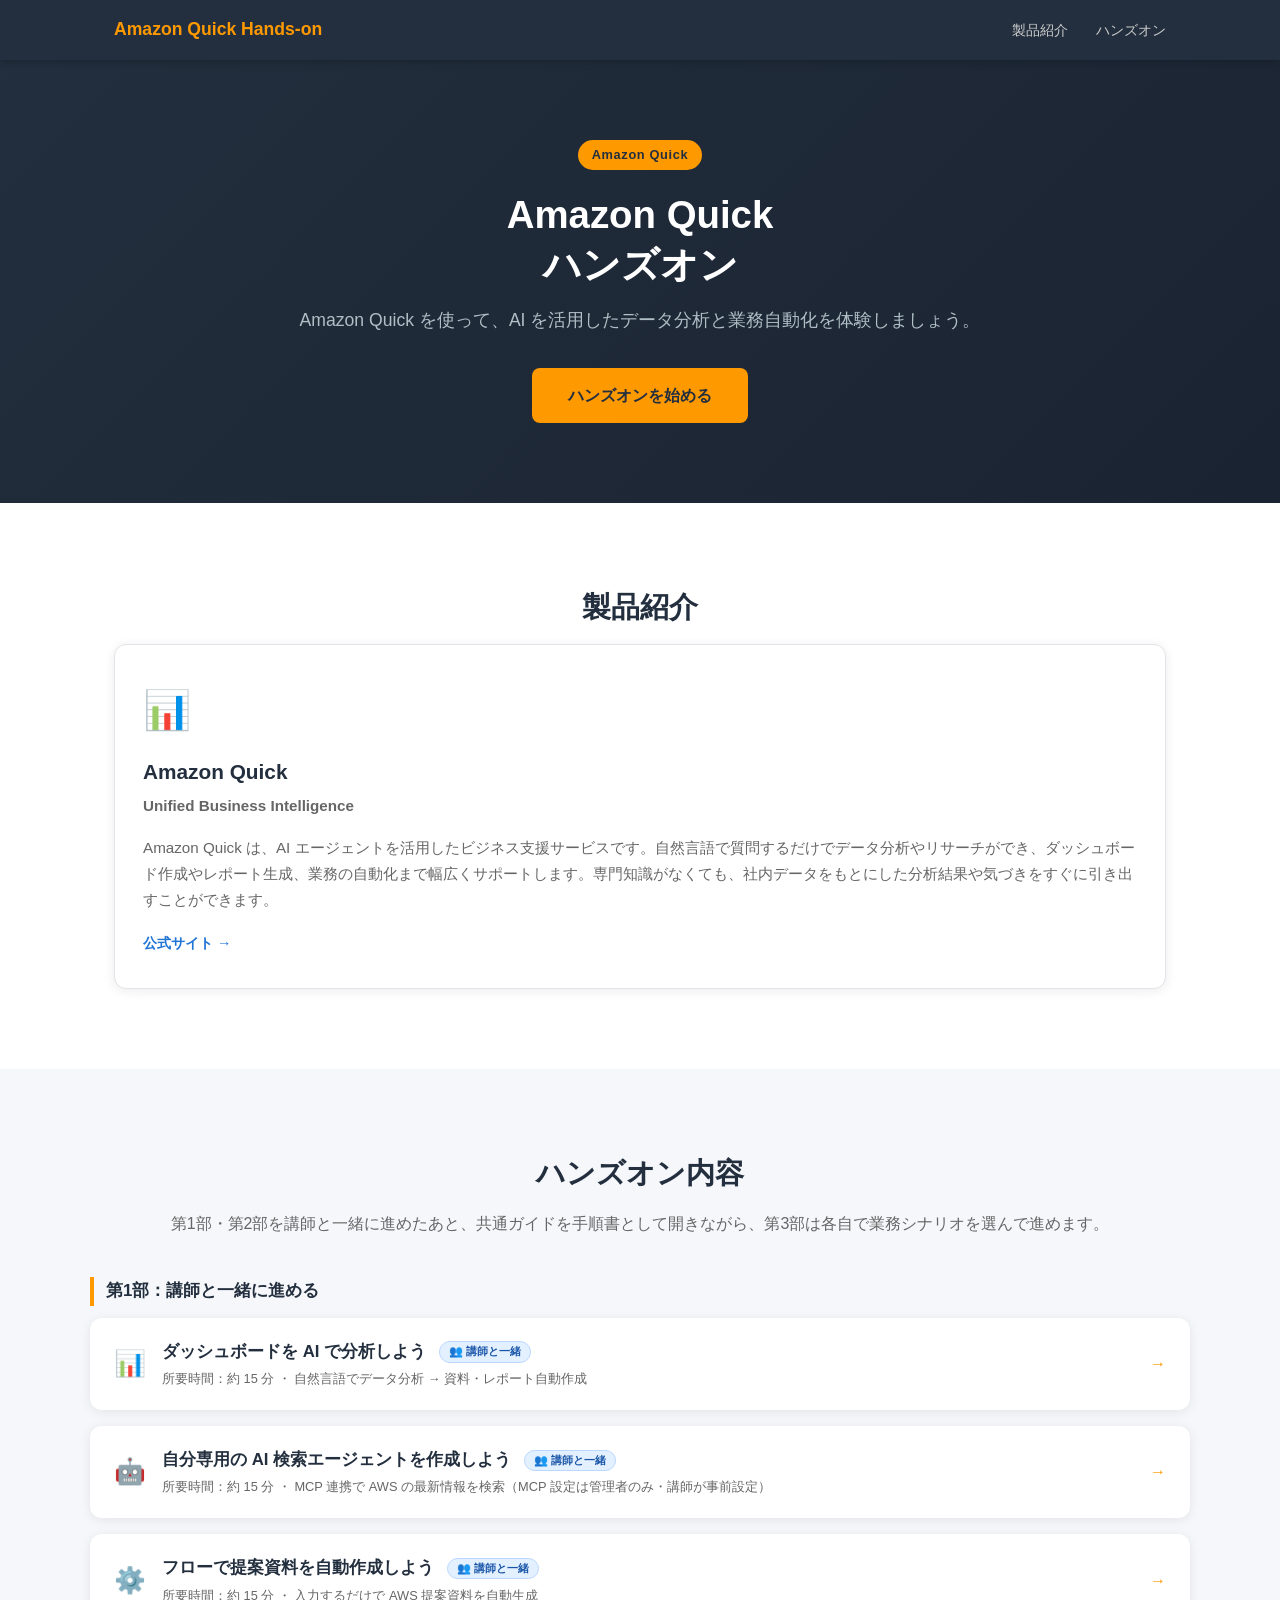
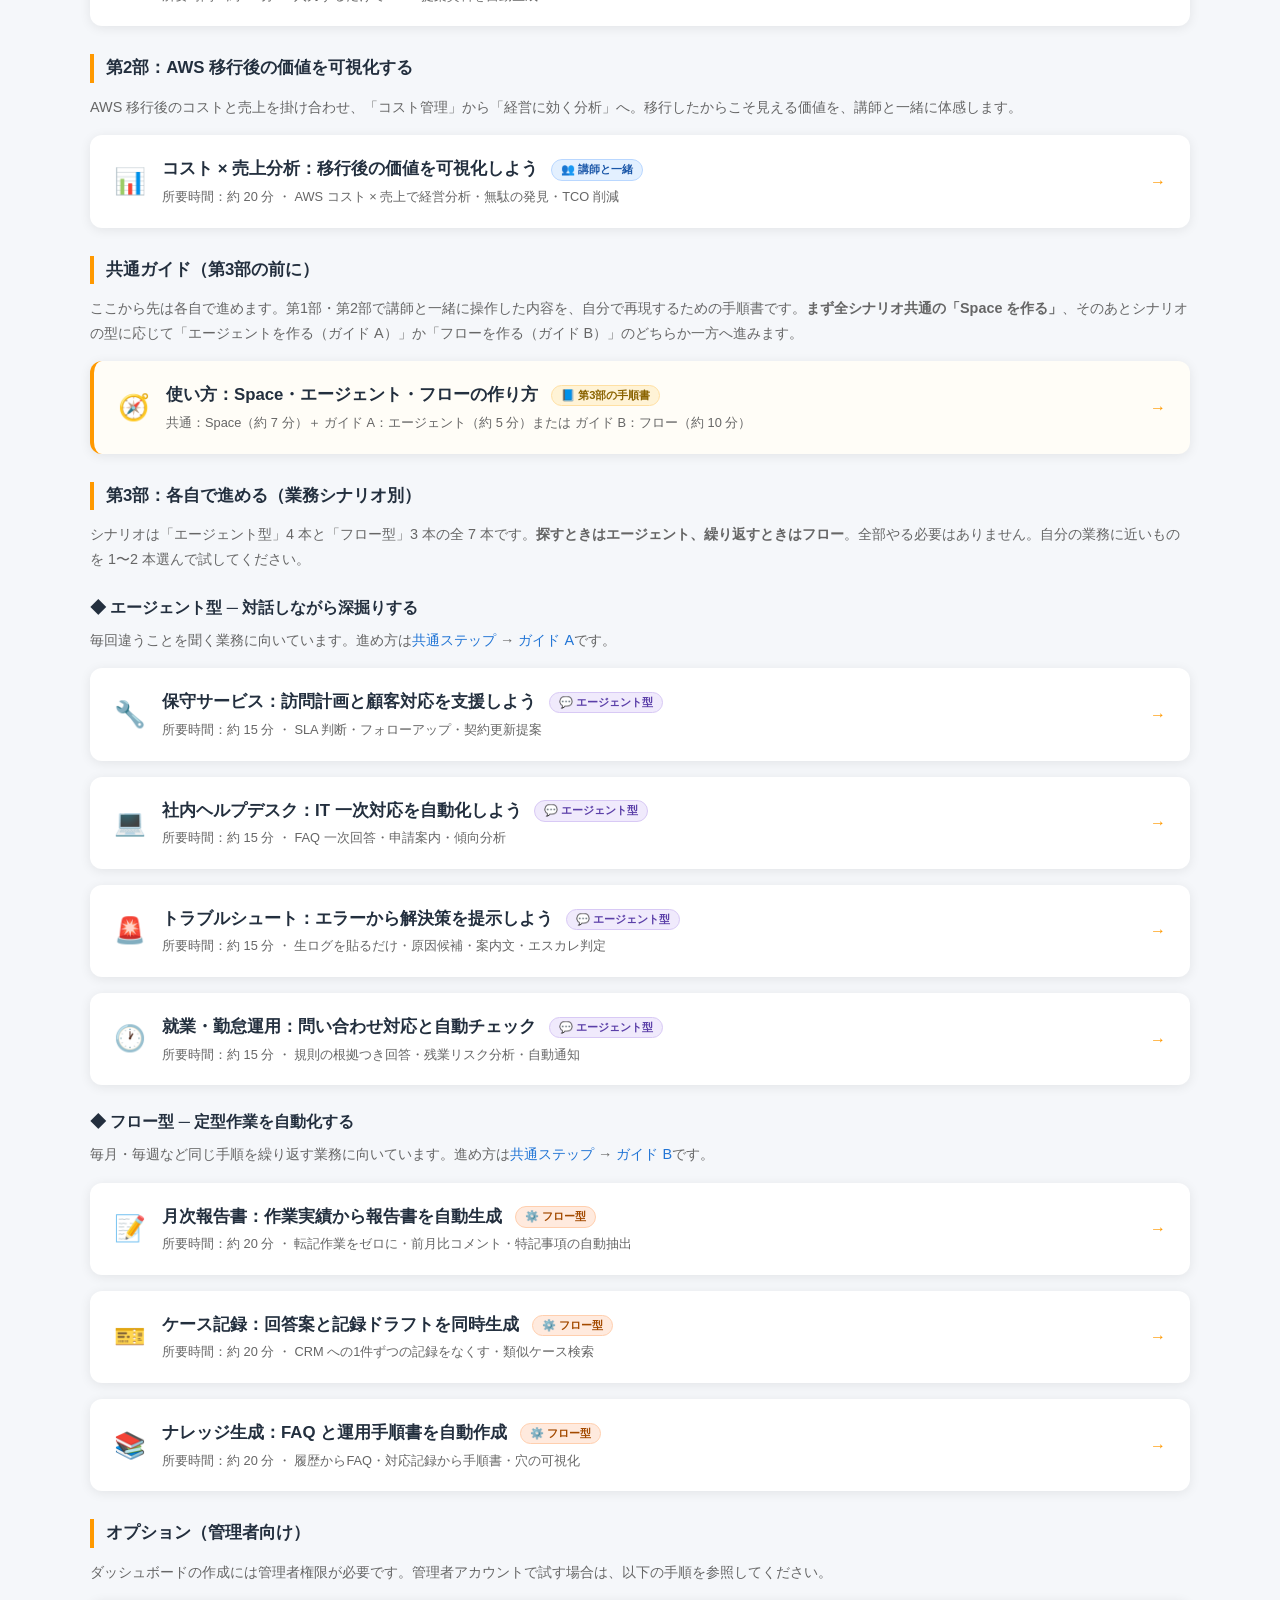
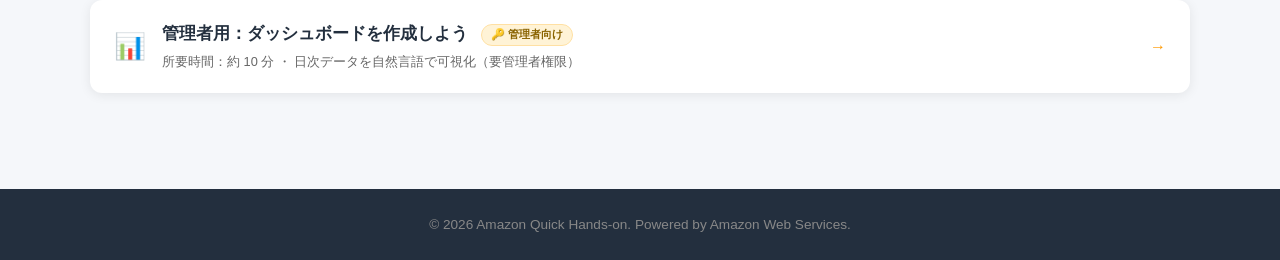
<file: index.html>
<!DOCTYPE html>
<html lang="ja">
<head>
  <meta charset="UTF-8">
  <meta name="viewport" content="width=device-width, initial-scale=1.0">
  <title>Amazon Quick ハンズオン</title>
  <link rel="stylesheet" href="css/style.css">
</head>
<body>

  <!-- ナビゲーション -->
  <nav class="navbar">
    <div class="nav-inner">
      <span class="nav-logo">Amazon Quick Hands-on</span>
      <ul class="nav-links">
        <li><a href="#products">製品紹介</a></li>
        <li><a href="#handson">ハンズオン</a></li>
      </ul>
    </div>
  </nav>

  <!-- ヒーロー -->
  <header class="hero">
    <div class="hero-inner">
      <p class="hero-tag">Amazon Quick</p>
      <h1>Amazon Quick<br>ハンズオン</h1>
      <p class="hero-desc">Amazon Quick を使って、AI を活用したデータ分析と業務自動化を体験しましょう。</p>
      <a href="#handson" class="btn-primary">ハンズオンを始める</a>
    </div>
  </header>

  <!-- 製品紹介 -->
  <section id="products" class="section">
    <h2 class="section-title">製品紹介</h2>
    <div class="cards">

      <div class="card">
        <div class="card-icon">📊</div>
        <h3>Amazon Quick</h3>
        <p class="card-subtitle">Unified Business Intelligence</p>
        <p>Amazon Quick は、AI エージェントを活用したビジネス支援サービスです。自然言語で質問するだけでデータ分析やリサーチができ、ダッシュボード作成やレポート生成、業務の自動化まで幅広くサポートします。専門知識がなくても、社内データをもとにした分析結果や気づきをすぐに引き出すことができます。</p>
        <a href="https://aws.amazon.com/jp/quick/" target="_blank" class="card-link">公式サイト →</a>
      </div>

    </div>
  </section>

  <!-- ハンズオン内容 -->
  <section id="handson" class="section section-alt">
    <h2 class="section-title">ハンズオン内容</h2>
    <p class="section-desc">第1部・第2部を講師と一緒に進めたあと、共通ガイドを手順書として開きながら、第3部は各自で業務シナリオを選んで進めます。</p>

    <div class="handson-list">

    <!-- 第1部：講師と一緒に進める -->
    <h3 class="handson-group-title">第1部：講師と一緒に進める</h3>

    <a href="quick-dashboard-handson.html" class="accordion accordion-link">
      <span class="accordion-icon">📊</span>
      <span class="accordion-label">
        <strong>ダッシュボードを AI で分析しよう <span class="badge badge-live">👥 講師と一緒</span></strong>
        <small>所要時間：約 15 分 ・ 自然言語でデータ分析 → 資料・レポート自動作成</small>
      </span>
      <span class="accordion-arrow">→</span>
    </a>

    <a href="quick-agent-handson.html" class="accordion accordion-link">
      <span class="accordion-icon">🤖</span>
      <span class="accordion-label">
        <strong>自分専用の AI 検索エージェントを作成しよう <span class="badge badge-live">👥 講師と一緒</span></strong>
        <small>所要時間：約 15 分 ・ MCP 連携で AWS の最新情報を検索（MCP 設定は管理者のみ・講師が事前設定）</small>
      </span>
      <span class="accordion-arrow">→</span>
    </a>

    <a href="quick-flow-handson.html" class="accordion accordion-link">
      <span class="accordion-icon">⚙️</span>
      <span class="accordion-label">
        <strong>フローで提案資料を自動作成しよう <span class="badge badge-live">👥 講師と一緒</span></strong>
        <small>所要時間：約 15 分 ・ 入力するだけで AWS 提案資料を自動生成</small>
      </span>
      <span class="accordion-arrow">→</span>
    </a>

    <!-- 第2部：移行後の価値を可視化する（講師と一緒） -->
    <h3 class="handson-group-title">第2部：AWS 移行後の価値を可視化する</h3>
    <p class="group-desc">AWS 移行後のコストと売上を掛け合わせ、「コスト管理」から「経営に効く分析」へ。移行したからこそ見える価値を、講師と一緒に体感します。</p>

    <a href="quick-cost-analysis-handson.html" class="accordion accordion-link">
      <span class="accordion-icon">📊</span>
      <span class="accordion-label">
        <strong>コスト × 売上分析：移行後の価値を可視化しよう <span class="badge badge-live">👥 講師と一緒</span></strong>
        <small>所要時間：約 20 分 ・ AWS コスト × 売上で経営分析・無駄の発見・TCO 削減</small>
      </span>
      <span class="accordion-arrow">→</span>
    </a>

    <!-- 共通ガイド：第3部の前に -->
    <h3 class="handson-group-title">共通ガイド（第3部の前に）</h3>
    <p class="group-desc">ここから先は各自で進めます。第1部・第2部で講師と一緒に操作した内容を、自分で再現するための手順書です。<strong>まず全シナリオ共通の「Space を作る」</strong>、そのあとシナリオの型に応じて「エージェントを作る（ガイド A）」か「フローを作る（ガイド B）」のどちらか一方へ進みます。</p>

    <a href="quick-usage.html" class="accordion accordion-link accordion-link-guide">
      <span class="accordion-icon">🧭</span>
      <span class="accordion-label">
        <strong>使い方：Space・エージェント・フローの作り方 <span class="badge badge-guide">📘 第3部の手順書</span></strong>
        <small>共通：Space（約 7 分）＋ ガイド A：エージェント（約 5 分）または ガイド B：フロー（約 10 分）</small>
      </span>
      <span class="accordion-arrow">→</span>
    </a>

    <!-- 第3部：各自で進める（業務シナリオ別） -->
    <h3 class="handson-group-title">第3部：各自で進める（業務シナリオ別）</h3>
    <p class="group-desc">シナリオは「エージェント型」4 本と「フロー型」3 本の全 7 本です。<strong>探すときはエージェント、繰り返すときはフロー</strong>。全部やる必要はありません。自分の業務に近いものを 1〜2 本選んで試してください。</p>

    <h4 class="handson-subgroup-title" id="agent-scenarios">◆ エージェント型 ─ 対話しながら深掘りする</h4>
    <p class="group-desc">毎回違うことを聞く業務に向いています。進め方は<a href="quick-usage.html#common">共通ステップ</a> → <a href="quick-usage.html#guide-a">ガイド A</a>です。</p>

    <a href="quick-maintenance-handson.html" class="accordion accordion-link">
      <span class="accordion-icon">🔧</span>
      <span class="accordion-label">
        <strong>保守サービス：訪問計画と顧客対応を支援しよう <span class="badge badge-agent">💬 エージェント型</span></strong>
        <small>所要時間：約 15 分 ・ SLA 判断・フォローアップ・契約更新提案</small>
      </span>
      <span class="accordion-arrow">→</span>
    </a>

    <a href="quick-helpdesk-handson.html" class="accordion accordion-link">
      <span class="accordion-icon">💻</span>
      <span class="accordion-label">
        <strong>社内ヘルプデスク：IT 一次対応を自動化しよう <span class="badge badge-agent">💬 エージェント型</span></strong>
        <small>所要時間：約 15 分 ・ FAQ 一次回答・申請案内・傾向分析</small>
      </span>
      <span class="accordion-arrow">→</span>
    </a>

    <a href="quick-troubleshoot-handson.html" class="accordion accordion-link">
      <span class="accordion-icon">🚨</span>
      <span class="accordion-label">
        <strong>トラブルシュート：エラーから解決策を提示しよう <span class="badge badge badge-agent">💬 エージェント型</span></strong>
        <small>所要時間：約 15 分 ・ 生ログを貼るだけ・原因候補・案内文・エスカレ判定</small>
      </span>
      <span class="accordion-arrow">→</span>
    </a>

    <a href="quick-attendance-handson.html" class="accordion accordion-link">
      <span class="accordion-icon">🕐</span>
      <span class="accordion-label">
        <strong>就業・勤怠運用：問い合わせ対応と自動チェック <span class="badge badge-agent">💬 エージェント型</span></strong>
        <small>所要時間：約 15 分 ・ 規則の根拠つき回答・残業リスク分析・自動通知</small>
      </span>
      <span class="accordion-arrow">→</span>
    </a>

    <h4 class="handson-subgroup-title" id="flow-scenarios">◆ フロー型 ─ 定型作業を自動化する</h4>
    <p class="group-desc">毎月・毎週など同じ手順を繰り返す業務に向いています。進め方は<a href="quick-usage.html#common">共通ステップ</a> → <a href="quick-usage.html#guide-b">ガイド B</a>です。</p>

    <a href="quick-monthly-report-handson.html" class="accordion accordion-link">
      <span class="accordion-icon">📝</span>
      <span class="accordion-label">
        <strong>月次報告書：作業実績から報告書を自動生成 <span class="badge badge-flow">⚙️ フロー型</span></strong>
        <small>所要時間：約 20 分 ・ 転記作業をゼロに・前月比コメント・特記事項の自動抽出</small>
      </span>
      <span class="accordion-arrow">→</span>
    </a>

    <a href="quick-case-record-handson.html" class="accordion accordion-link">
      <span class="accordion-icon">🎫</span>
      <span class="accordion-label">
        <strong>ケース記録：回答案と記録ドラフトを同時生成 <span class="badge badge badge-flow">⚙️ フロー型</span></strong>
        <small>所要時間：約 20 分 ・ CRM への1件ずつの記録をなくす・類似ケース検索</small>
      </span>
      <span class="accordion-arrow">→</span>
    </a>

    <a href="quick-knowledge-gen-handson.html" class="accordion accordion-link">
      <span class="accordion-icon">📚</span>
      <span class="accordion-label">
        <strong>ナレッジ生成：FAQ と運用手順書を自動作成 <span class="badge badge badge-flow">⚙️ フロー型</span></strong>
        <small>所要時間：約 20 分 ・ 履歴からFAQ・対応記録から手順書・穴の可視化</small>
      </span>
      <span class="accordion-arrow">→</span>
    </a>

    <!-- オプション：管理者向け -->
    <h3 class="handson-group-title">オプション（管理者向け）</h3>
    <p class="group-desc">ダッシュボードの作成には管理者権限が必要です。管理者アカウントで試す場合は、以下の手順を参照してください。</p>

    <a href="quick-admin-dashboard-handson.html" class="accordion accordion-link">
      <span class="accordion-icon">📊</span>
      <span class="accordion-label">
        <strong>管理者用：ダッシュボードを作成しよう <span class="badge badge-guide">🔑 管理者向け</span></strong>
        <small>所要時間：約 10 分 ・ 日次データを自然言語で可視化（要管理者権限）</small>
      </span>
      <span class="accordion-arrow">→</span>
    </a>

    </div>

  </section>

  <!-- フッター -->
  <footer class="footer">
    <p>&copy; 2026 Amazon Quick Hands-on. Powered by Amazon Web Services.</p>
  </footer>

  <script>
    // ===== スムーススクロール =====
    document.querySelectorAll('a[href^="#"]').forEach(a => {
      a.addEventListener('click', e => {
        const href = a.getAttribute('href');
        if (!href.startsWith('#') || href === '#') return;
        const target = document.querySelector(href);
        if (!target) return;
        e.preventDefault();
        target.scrollIntoView({ behavior: 'smooth', block: 'start' });
        history.replaceState(null, '', href);
      });
    });

    // ===== ハッシュ付きで開かれたときの位置合わせ =====
    // シナリオページから #handson や #flow-scenarios で戻ってきたとき、
    // フォント読み込みなどで高さが変わっても目的の位置に留まるよう二段で補正する
    function scrollToHash() {
      const id = location.hash.replace('#', '');
      if (!id) return;
      const target = document.getElementById(id);
      if (target) target.scrollIntoView({ behavior: 'auto', block: 'start' });
    }
    scrollToHash();
    window.addEventListener('load', scrollToHash);
    window.addEventListener('hashchange', scrollToHash);
  </script>

</body>
</html>
</file>
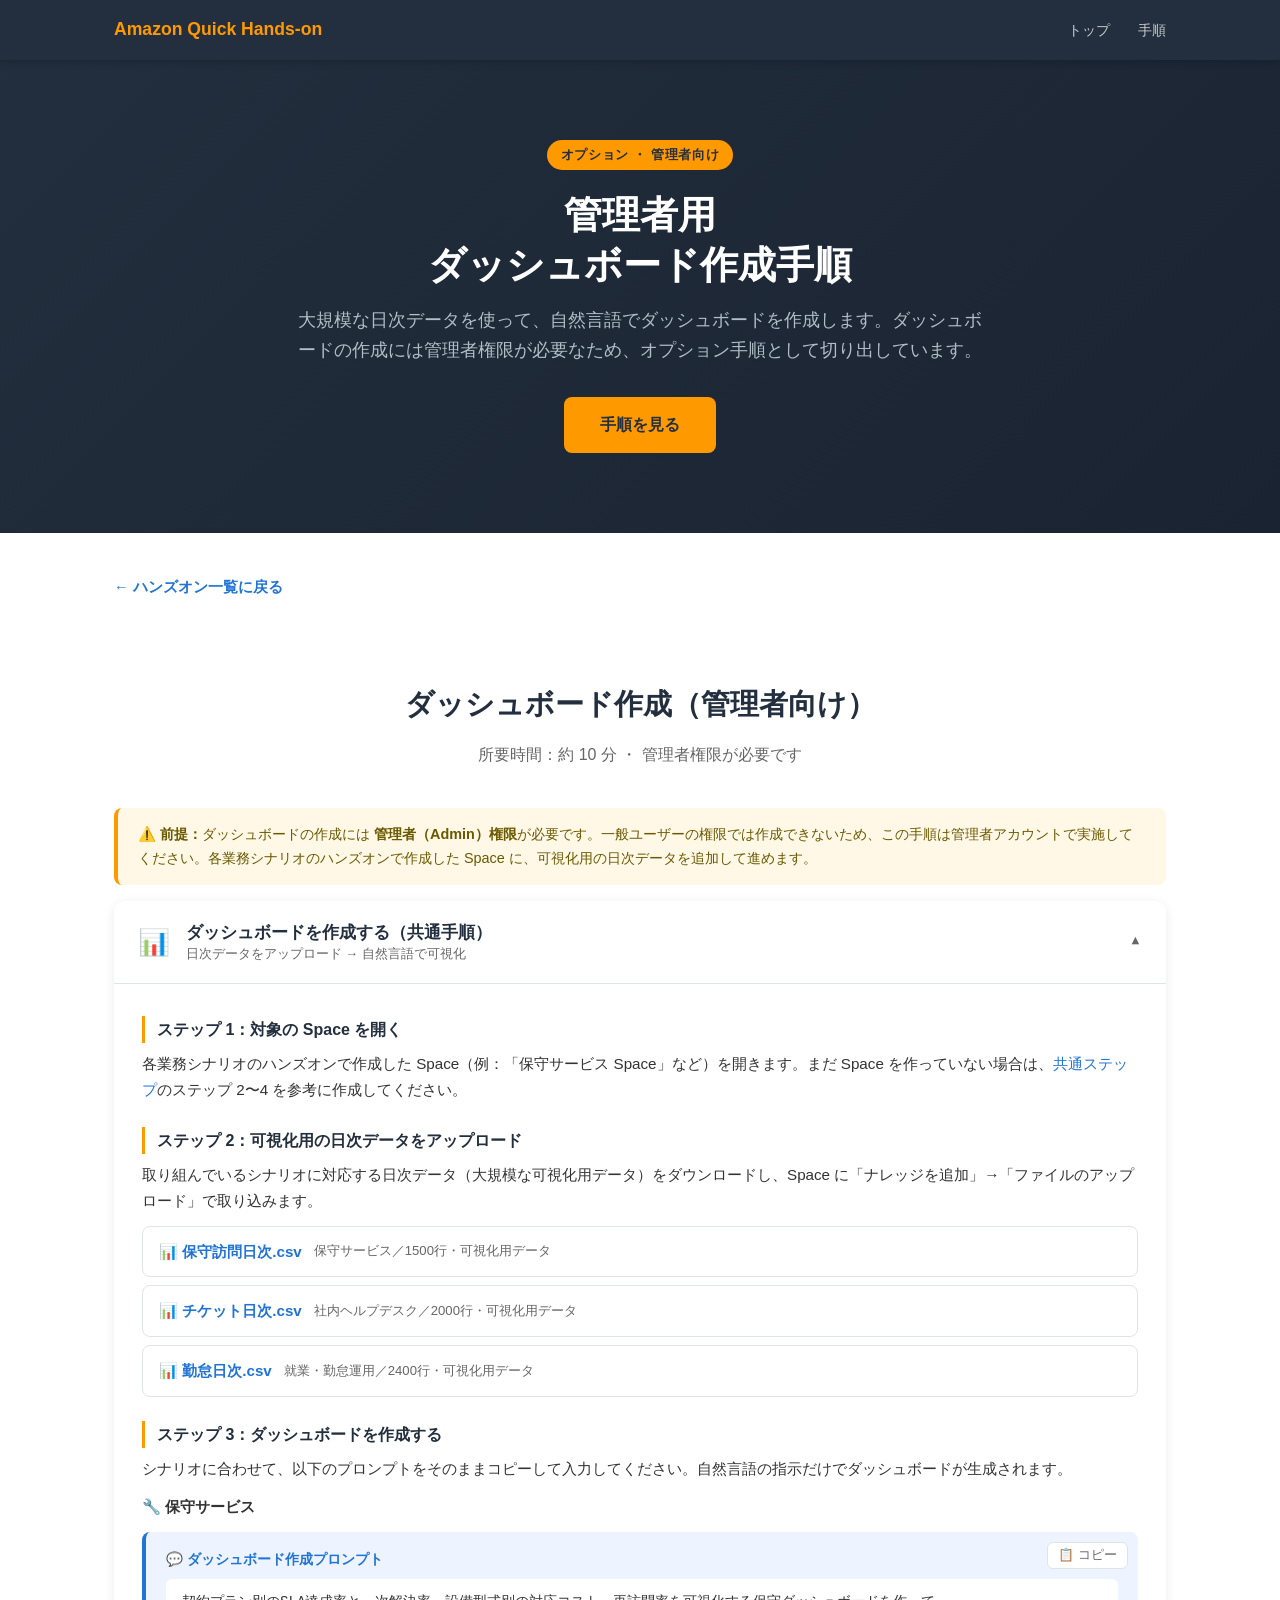
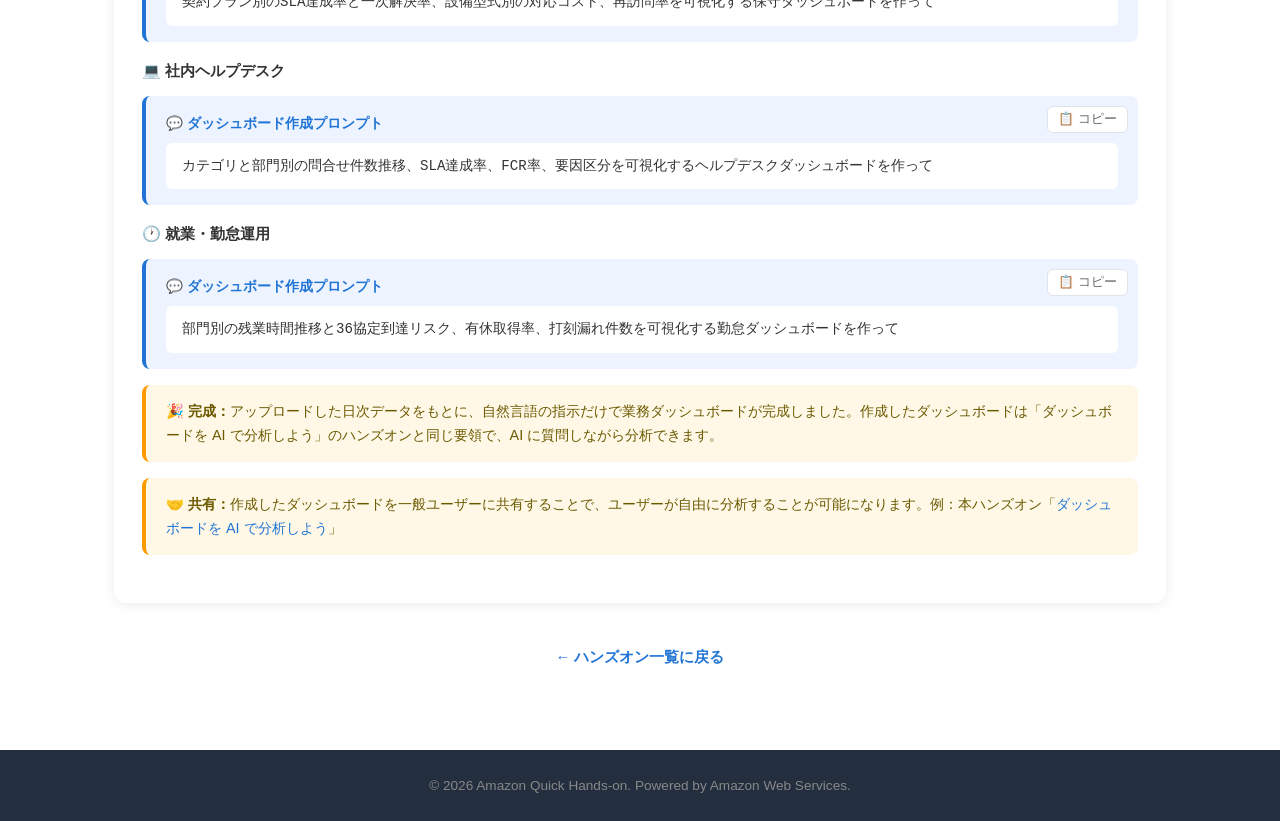
<file: quick-admin-dashboard-handson.html>
<!DOCTYPE html>
<html lang="ja">
<head>
  <meta charset="UTF-8">
  <meta name="viewport" content="width=device-width, initial-scale=1.0">
  <title>Amazon Quick ハンズオン｜管理者用ダッシュボード作成手順（オプション）</title>
  <link rel="stylesheet" href="css/style.css">
</head>
<body>

  <!-- ナビゲーション -->
  <nav class="navbar">
    <div class="nav-inner">
      <span class="nav-logo">Amazon Quick Hands-on</span>
      <ul class="nav-links">
        <li><a href="index.html">トップ</a></li>
        <li><a href="#steps">手順</a></li>
      </ul>
    </div>
  </nav>

  <!-- ヒーロー -->
  <header class="hero">
    <div class="hero-inner">
      <p class="hero-tag">オプション ・ 管理者向け</p>
      <h1>管理者用<br>ダッシュボード作成手順</h1>
      <p class="hero-desc">大規模な日次データを使って、自然言語でダッシュボードを作成します。ダッシュボードの作成には管理者権限が必要なため、オプション手順として切り出しています。</p>
      <a href="#steps" class="btn-primary">手順を見る</a>
    </div>
  </header>

  <!-- 戻るリンク -->
  <div class="section" style="padding-top: 40px; padding-bottom: 0;">
    <a href="index.html#handson" class="back-link">← ハンズオン一覧に戻る</a>
  </div>

  <!-- 手順 -->
  <section id="steps" class="section">
    <h2 class="section-title">ダッシュボード作成（管理者向け）</h2>
    <p class="section-desc">所要時間：約 10 分 ・ 管理者権限が必要です</p>

    <div class="tip-box">
      <strong>⚠️ 前提：</strong>ダッシュボードの作成には <strong>管理者（Admin）権限</strong>が必要です。一般ユーザーの権限では作成できないため、この手順は管理者アカウントで実施してください。各業務シナリオのハンズオンで作成した Space に、可視化用の日次データを追加して進めます。
    </div>

    <div class="accordion">
      <button class="accordion-btn" aria-expanded="true">
        <span class="accordion-icon">📊</span>
        <span class="accordion-label">
          <strong>ダッシュボードを作成する（共通手順）</strong>
          <small>日次データをアップロード → 自然言語で可視化</small>
        </span>
        <span class="accordion-arrow">▼</span>
      </button>
      <div class="accordion-content">
        <div class="handson-body">

          <h4>ステップ 1：対象の Space を開く</h4>
          <p>各業務シナリオのハンズオンで作成した Space（例：「保守サービス Space」など）を開きます。まだ Space を作っていない場合は、<a href="quick-usage.html#common">共通ステップ</a>のステップ 2〜4 を参考に作成してください。</p>

          <h4>ステップ 2：可視化用の日次データをアップロード</h4>
          <p>取り組んでいるシナリオに対応する日次データ（大規模な可視化用データ）をダウンロードし、Space に「ナレッジを追加」→「ファイルのアップロード」で取り込みます。</p>
          <ul class="file-list">
            <li><a href="data/maintenance/保守訪問日次.csv" download>📊 保守訪問日次.csv</a><span class="file-note">保守サービス／1500行・可視化用データ</span></li>
            <li><a href="data/helpdesk/チケット日次.csv" download>📊 チケット日次.csv</a><span class="file-note">社内ヘルプデスク／2000行・可視化用データ</span></li>
            <li><a href="data/attendance/勤怠日次.csv" download>📊 勤怠日次.csv</a><span class="file-note">就業・勤怠運用／2400行・可視化用データ</span></li>
          </ul>

          <h4>ステップ 3：ダッシュボードを作成する</h4>
          <p>シナリオに合わせて、以下のプロンプトをそのままコピーして入力してください。自然言語の指示だけでダッシュボードが生成されます。</p>

          <p><strong>🔧 保守サービス</strong></p>
          <div class="prompt-box">
            <button class="prompt-copy-btn" title="コピー">📋 コピー</button>
            <div class="prompt-label">💬 ダッシュボード作成プロンプト</div>
            <pre><code>契約プラン別のSLA達成率と一次解決率、設備型式別の対応コスト、再訪問率を可視化する保守ダッシュボードを作って</code></pre>
          </div>

          <p><strong>💻 社内ヘルプデスク</strong></p>
          <div class="prompt-box">
            <button class="prompt-copy-btn" title="コピー">📋 コピー</button>
            <div class="prompt-label">💬 ダッシュボード作成プロンプト</div>
            <pre><code>カテゴリと部門別の問合せ件数推移、SLA達成率、FCR率、要因区分を可視化するヘルプデスクダッシュボードを作って</code></pre>
          </div>

          <p><strong>🕐 就業・勤怠運用</strong></p>
          <div class="prompt-box">
            <button class="prompt-copy-btn" title="コピー">📋 コピー</button>
            <div class="prompt-label">💬 ダッシュボード作成プロンプト</div>
            <pre><code>部門別の残業時間推移と36協定到達リスク、有休取得率、打刻漏れ件数を可視化する勤怠ダッシュボードを作って</code></pre>
          </div>

          <div class="tip-box">
            <strong>🎉 完成：</strong>アップロードした日次データをもとに、自然言語の指示だけで業務ダッシュボードが完成しました。作成したダッシュボードは「ダッシュボードを AI で分析しよう」のハンズオンと同じ要領で、AI に質問しながら分析できます。
          </div>
          <div class="tip-box">
            <strong>🤝 共有：</strong>作成したダッシュボードを一般ユーザーに共有することで、ユーザーが自由に分析することが可能になります。例：本ハンズオン「<a href="quick-dashboard-handson.html">ダッシュボードを AI で分析しよう</a>」
          </div>

        </div>
      </div>
    </div>

    <div style="text-align:center; margin-top: 40px;">
      <a href="index.html#handson" class="back-link">← ハンズオン一覧に戻る</a>
    </div>
  </section>

  <!-- フッター -->
  <footer class="footer">
    <p>&copy; 2026 Amazon Quick Hands-on. Powered by Amazon Web Services.</p>
  </footer>

  <script>
    document.querySelectorAll('.accordion-btn').forEach(btn => {
      btn.addEventListener('click', () => {
        const expanded = btn.getAttribute('aria-expanded') === 'true';
        btn.setAttribute('aria-expanded', !expanded);
      });
    });
    document.querySelectorAll('a[href^="#"]').forEach(a => {
      a.addEventListener('click', e => {
        const href = a.getAttribute('href');
        if (!href.startsWith('#')) return;
        e.preventDefault();
        const target = document.querySelector(href);
        if (target) target.scrollIntoView({ behavior: 'smooth', block: 'start' });
      });
    });
    document.querySelectorAll('.prompt-copy-btn').forEach(btn => {
      btn.addEventListener('click', () => {
        const code = btn.closest('.prompt-box').querySelector('code');
        if (code) navigator.clipboard.writeText(code.textContent).then(() => {
          btn.textContent = '✅ コピー済み';
          setTimeout(() => btn.textContent = '📋 コピー', 1500);
        });
      });
    });
  </script>

</body>
</html>
</file>
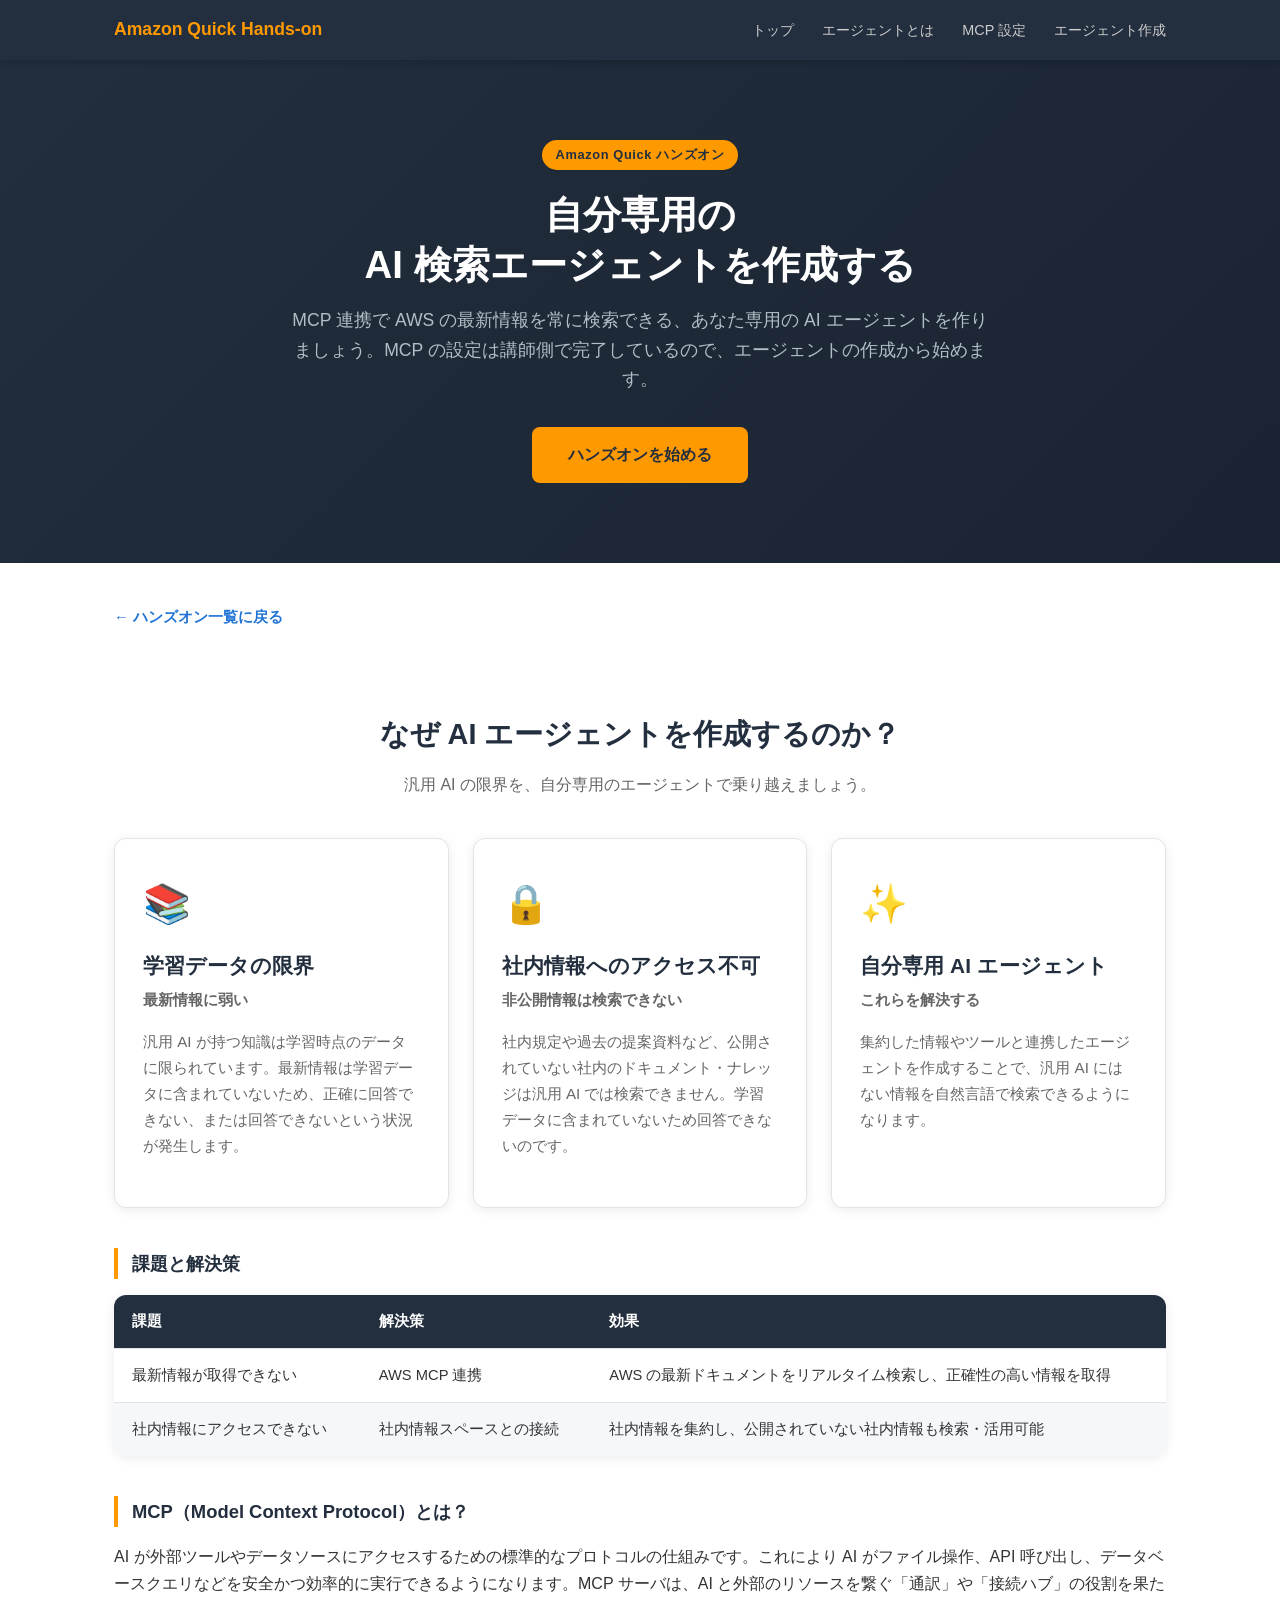
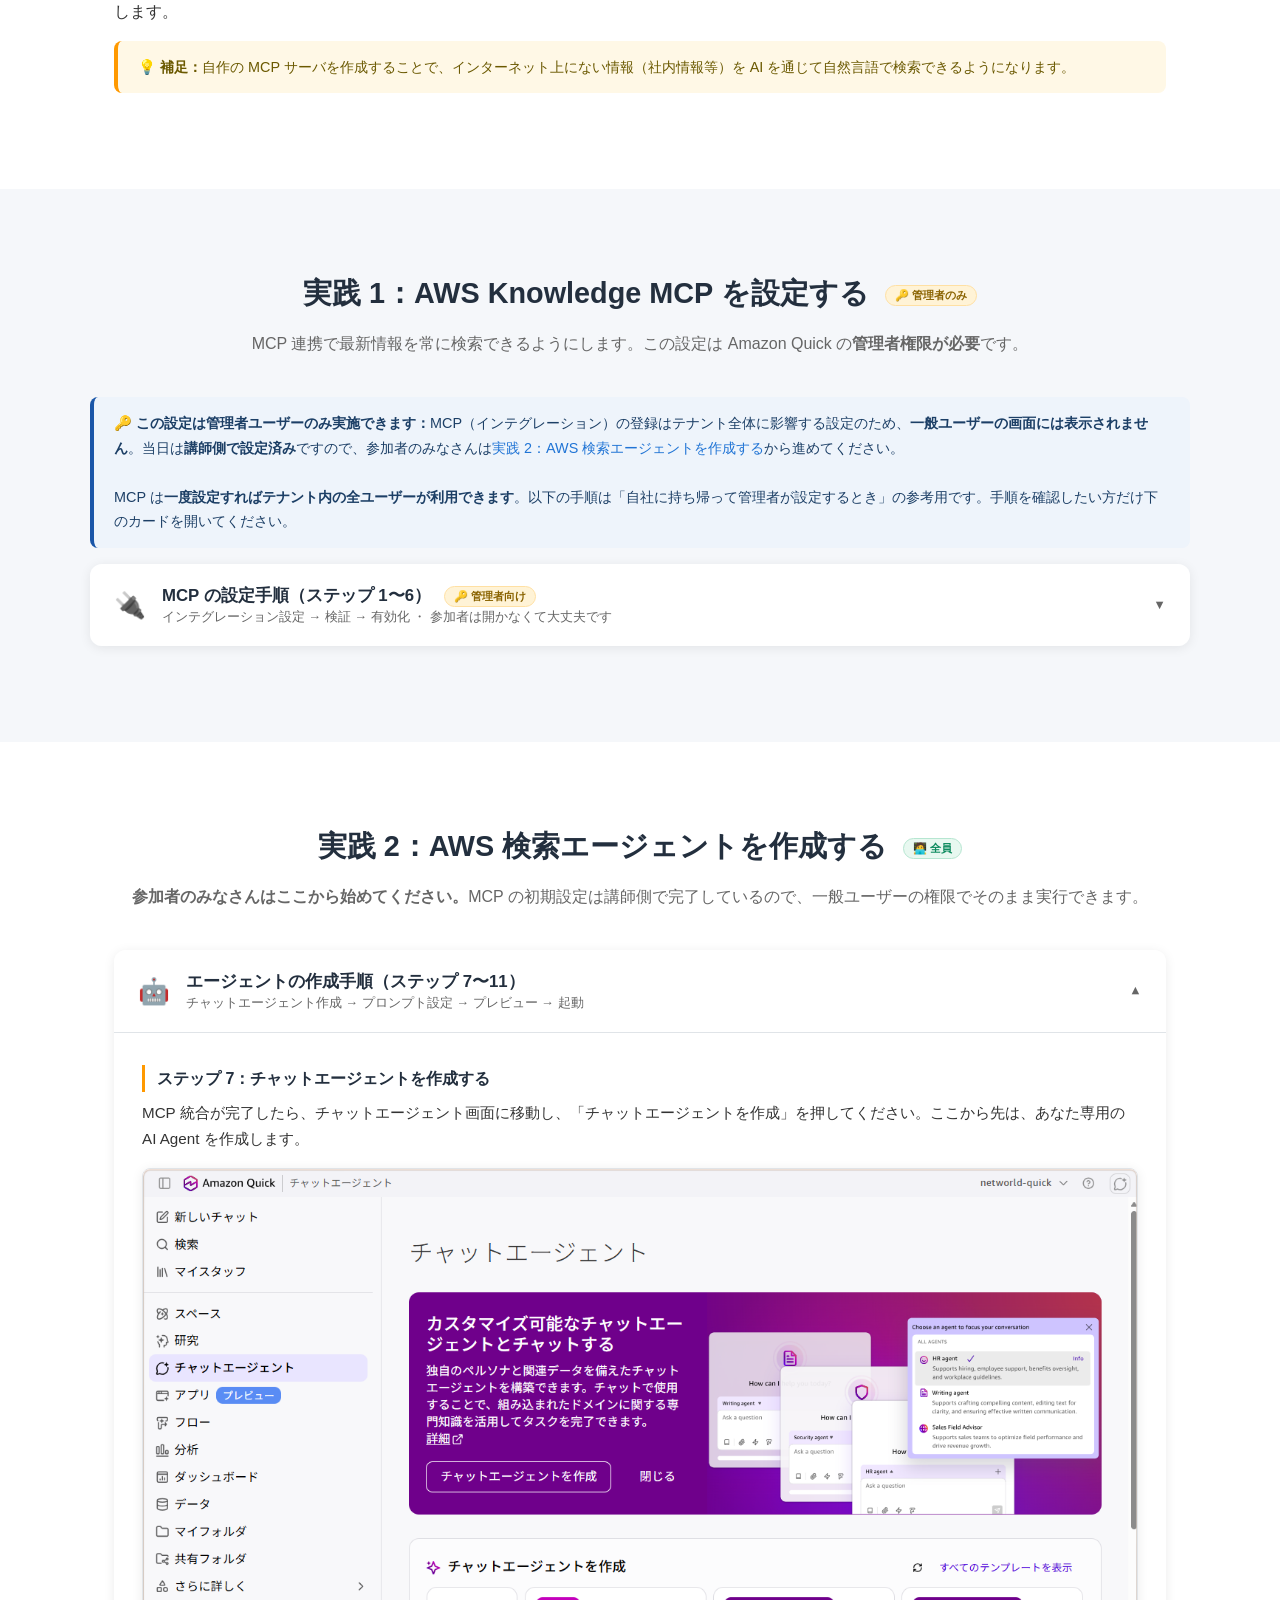
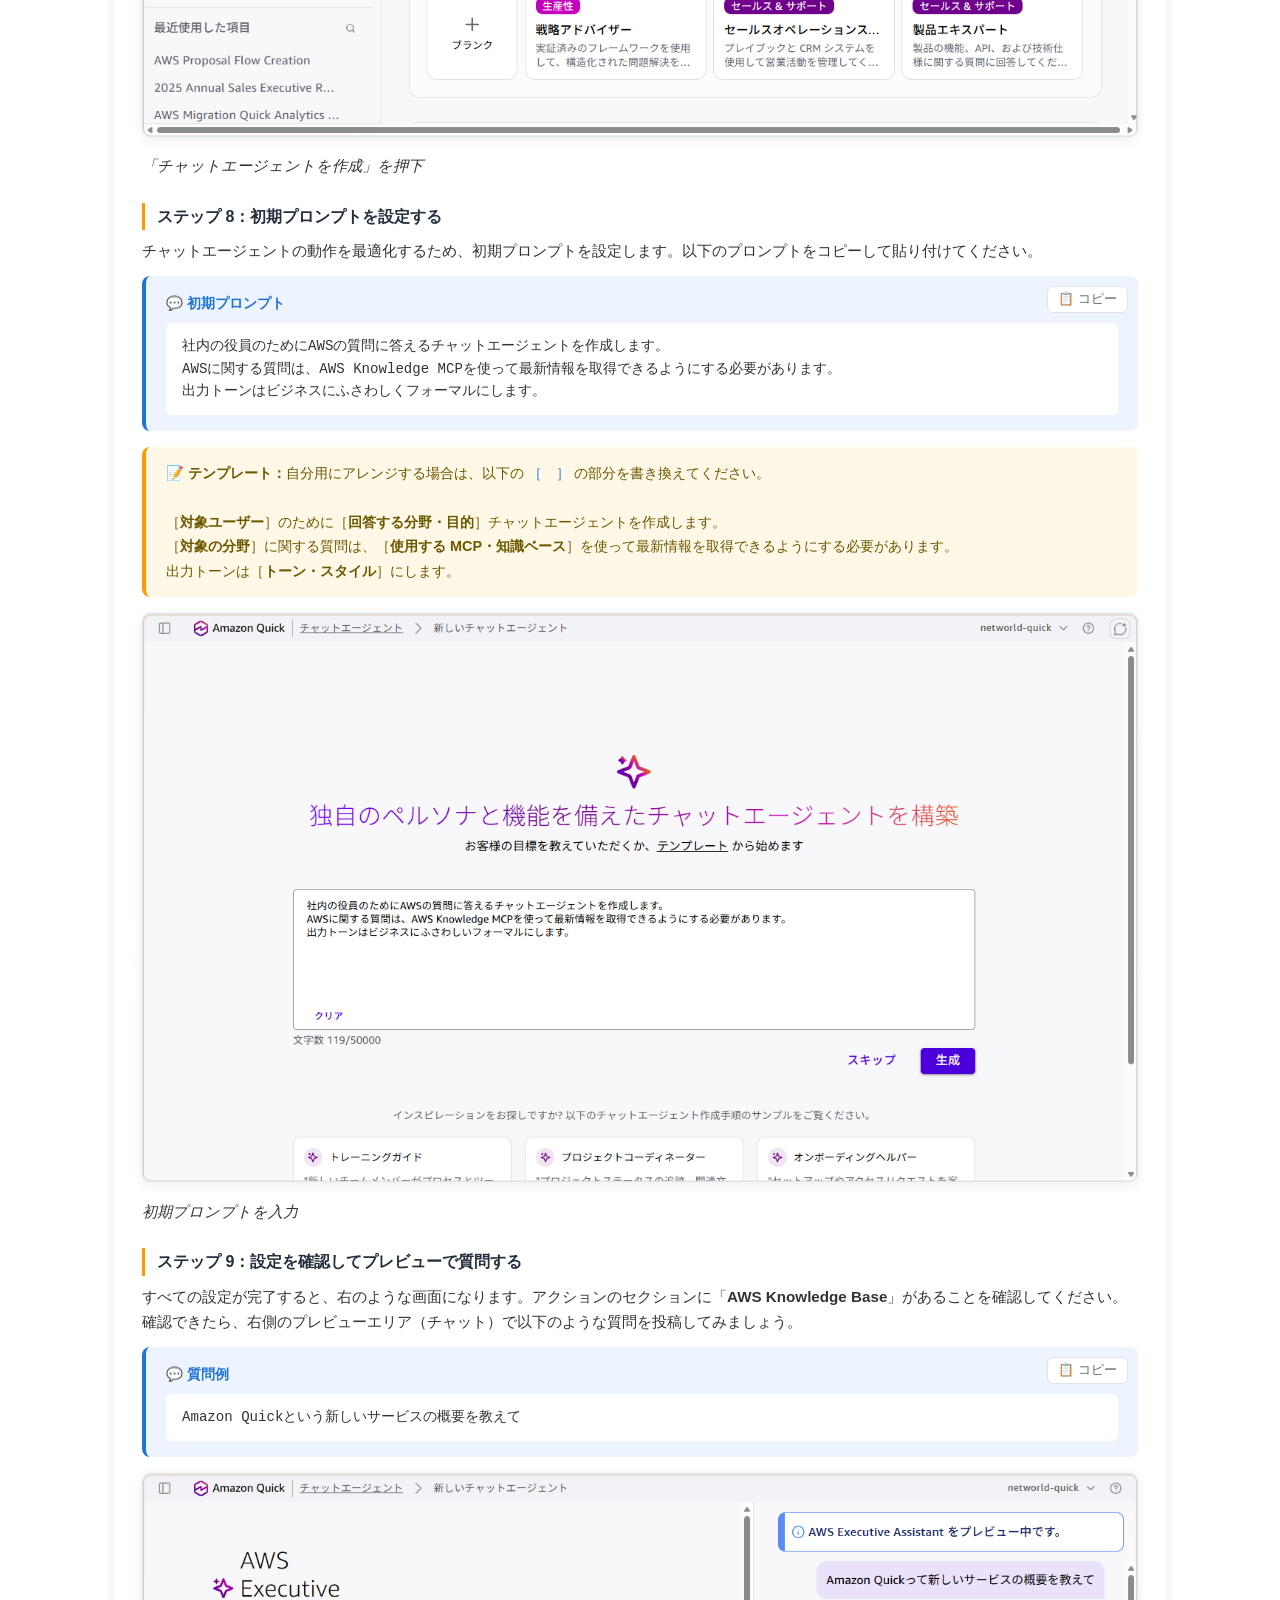
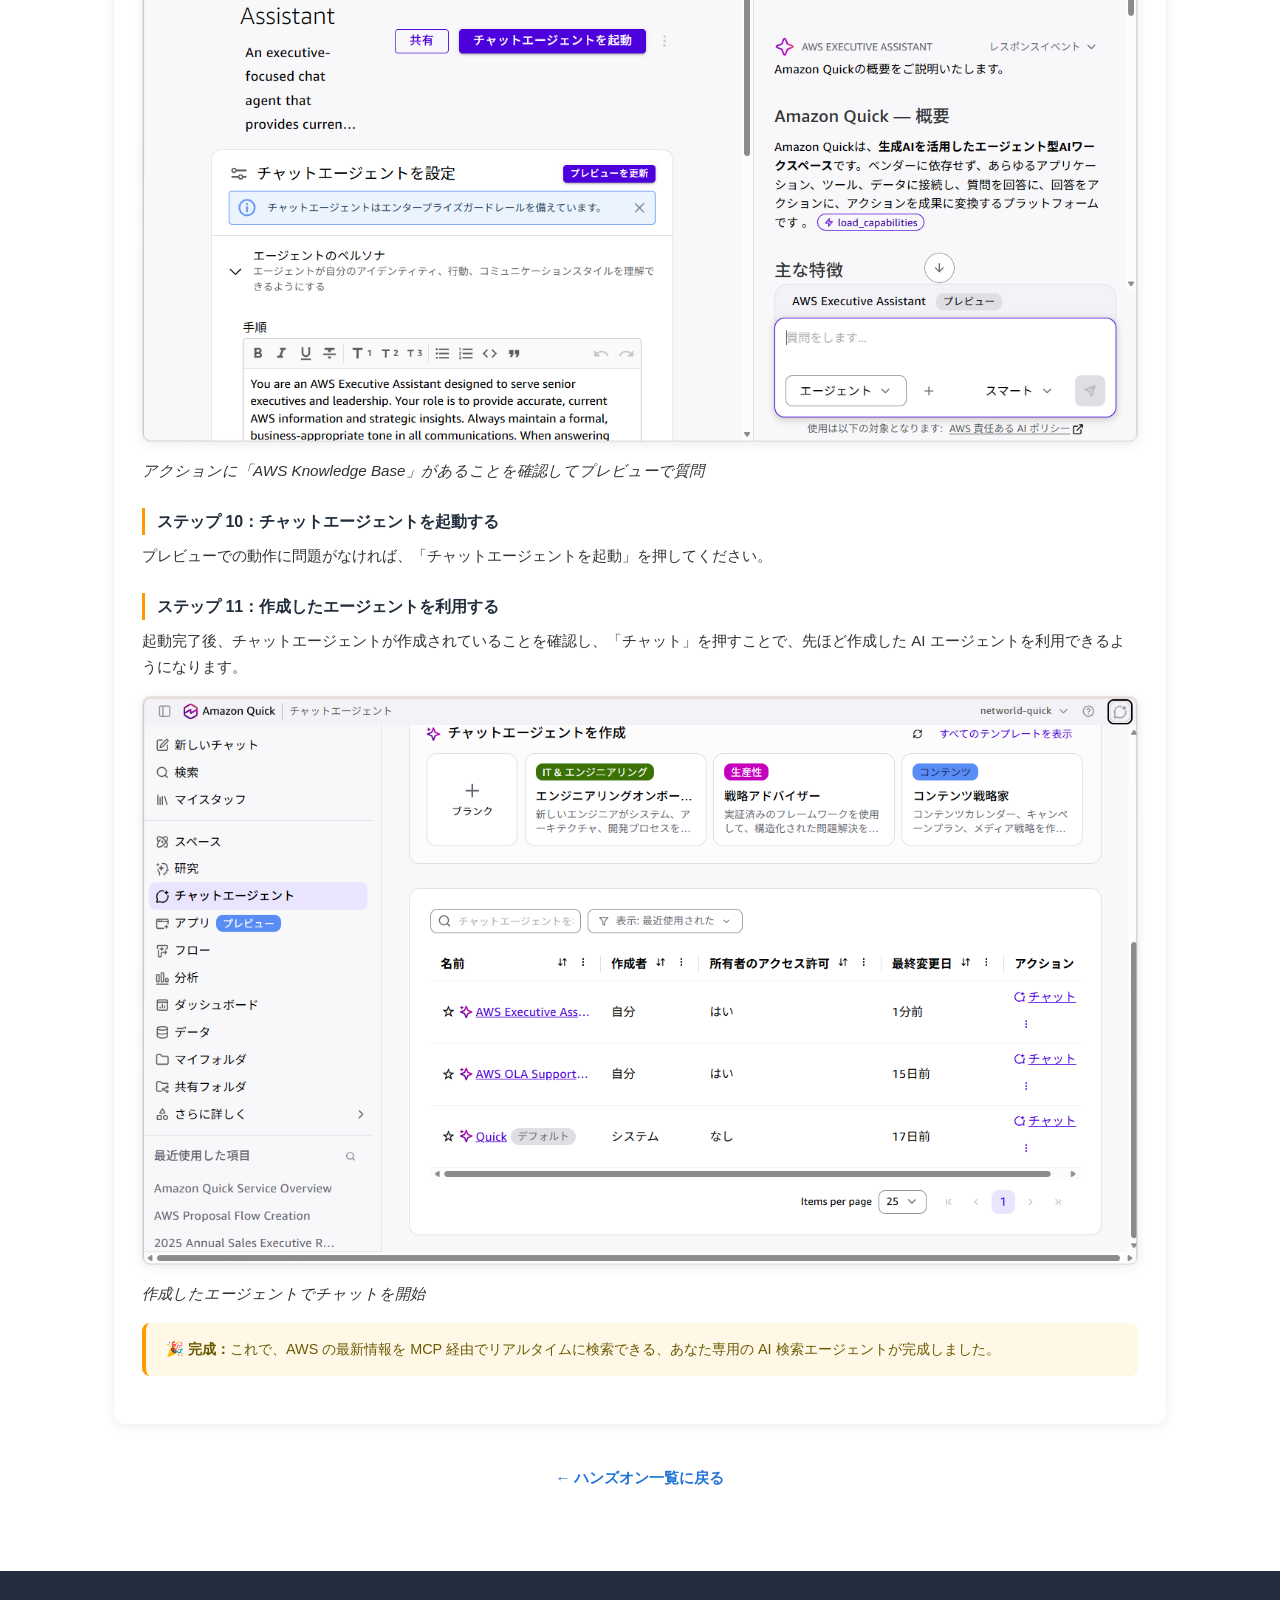
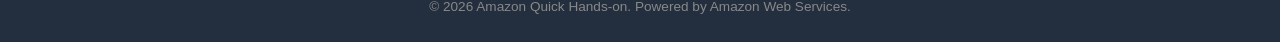
<file: quick-agent-handson.html>
<!DOCTYPE html>
<html lang="ja">
<head>
  <meta charset="UTF-8">
  <meta name="viewport" content="width=device-width, initial-scale=1.0">
  <title>Amazon Quick ハンズオン｜AI 検索エージェントを作成しよう</title>
  <link rel="stylesheet" href="css/style.css">
</head>
<body>

  <!-- ナビゲーション -->
  <nav class="navbar">
    <div class="nav-inner">
      <span class="nav-logo">Amazon Quick Hands-on</span>
      <ul class="nav-links">
        <li><a href="index.html">トップ</a></li>
        <li><a href="#intro">エージェントとは</a></li>
        <li><a href="#mcp">MCP 設定</a></li>
        <li><a href="#agent">エージェント作成</a></li>
      </ul>
    </div>
  </nav>

  <!-- ヒーロー -->
  <header class="hero">
    <div class="hero-inner">
      <p class="hero-tag">Amazon Quick ハンズオン</p>
      <h1>自分専用の<br>AI 検索エージェントを作成する</h1>
      <p class="hero-desc">MCP 連携で AWS の最新情報を常に検索できる、あなた専用の AI エージェントを作りましょう。MCP の設定は講師側で完了しているので、エージェントの作成から始めます。</p>
      <a href="#agent" class="btn-primary">ハンズオンを始める</a>
    </div>
  </header>

  <!-- 戻るリンク -->
  <div class="section" style="padding-top: 40px; padding-bottom: 0;">
    <a href="index.html#handson" class="back-link">← ハンズオン一覧に戻る</a>
  </div>

  <!-- なぜエージェントを作るのか -->
  <section id="intro" class="section">
    <h2 class="section-title">なぜ AI エージェントを作成するのか？</h2>
    <p class="section-desc">汎用 AI の限界を、自分専用のエージェントで乗り越えましょう。</p>

    <div class="cards">
      <div class="card">
        <div class="card-icon">📚</div>
        <h3>学習データの限界</h3>
        <p class="card-subtitle">最新情報に弱い</p>
        <p>汎用 AI が持つ知識は学習時点のデータに限られています。最新情報は学習データに含まれていないため、正確に回答できない、または回答できないという状況が発生します。</p>
      </div>
      <div class="card">
        <div class="card-icon">🔒</div>
        <h3>社内情報へのアクセス不可</h3>
        <p class="card-subtitle">非公開情報は検索できない</p>
        <p>社内規定や過去の提案資料など、公開されていない社内のドキュメント・ナレッジは汎用 AI では検索できません。学習データに含まれていないため回答できないのです。</p>
      </div>
      <div class="card">
        <div class="card-icon">✨</div>
        <h3>自分専用 AI エージェント</h3>
        <p class="card-subtitle">これらを解決する</p>
        <p>集約した情報やツールと連携したエージェントを作成することで、汎用 AI にはない情報を自然言語で検索できるようになります。</p>
      </div>
    </div>

    <h4 class="block-title">課題と解決策</h4>
    <table class="compare-table">
      <thead>
        <tr><th>課題</th><th>解決策</th><th>効果</th></tr>
      </thead>
      <tbody>
        <tr>
          <td>最新情報が取得できない</td>
          <td>AWS MCP 連携</td>
          <td>AWS の最新ドキュメントをリアルタイム検索し、正確性の高い情報を取得</td>
        </tr>
        <tr>
          <td>社内情報にアクセスできない</td>
          <td>社内情報スペースとの接続</td>
          <td>社内情報を集約し、公開されていない社内情報も検索・活用可能</td>
        </tr>
      </tbody>
    </table>

    <h4 class="block-title">MCP（Model Context Protocol）とは？</h4>
    <p>AI が外部ツールやデータソースにアクセスするための標準的なプロトコルの仕組みです。これにより AI がファイル操作、API 呼び出し、データベースクエリなどを安全かつ効率的に実行できるようになります。MCP サーバは、AI と外部のリソースを繋ぐ「通訳」や「接続ハブ」の役割を果たします。</p>

    <div class="tip-box">
      <strong>💡 補足：</strong>自作の MCP サーバを作成することで、インターネット上にない情報（社内情報等）を AI を通じて自然言語で検索できるようになります。
    </div>
  </section>

  <!-- MCP 設定 -->
  <section id="mcp" class="section section-alt">
    <h2 class="section-title">実践 1：AWS Knowledge MCP を設定する <span class="badge badge-guide">🔑 管理者のみ</span></h2>
    <p class="section-desc">MCP 連携で最新情報を常に検索できるようにします。この設定は Amazon Quick の<strong>管理者権限が必要</strong>です。</p>

    <div class="tip-box tip-box-note">
      <strong>🔑 この設定は管理者ユーザーのみ実施できます：</strong>MCP（インテグレーション）の登録はテナント全体に影響する設定のため、<strong>一般ユーザーの画面には表示されません</strong>。当日は<strong>講師側で設定済み</strong>ですので、参加者のみなさんは<a href="#agent">実践 2：AWS 検索エージェントを作成する</a>から進めてください。
      <br><br>
      MCP は<strong>一度設定すればテナント内の全ユーザーが利用できます</strong>。以下の手順は「自社に持ち帰って管理者が設定するとき」の参考用です。手順を確認したい方だけ下のカードを開いてください。
    </div>

    <div class="accordion">
      <button class="accordion-btn" aria-expanded="false">
        <span class="accordion-icon">🔌</span>
        <span class="accordion-label">
          <strong>MCP の設定手順（ステップ 1〜6） <span class="badge badge-guide">🔑 管理者向け</span></strong>
          <small>インテグレーション設定 → 検証 → 有効化 ・ 参加者は開かなくて大丈夫です</small>
        </span>
        <span class="accordion-arrow">▼</span>
      </button>
      <div class="accordion-content">
        <div class="handson-body">

          <h4>ステップ 1：インテグレーションページを開く</h4>
          <p>インテグレーションページを開きます。本ページでは、さまざまな外部システムとの連携オプションが表示されます。画面上部の「アクション」をクリックし、「Model Context Protocol」セクションを見つけて MCP 統合情報の設定を開始します。</p>
          <div class="screenshot">
            <img src="images/mcp-step1-integrations.png" alt="インテグレーションページとアクションメニューのスクリーンショット" width="1327" height="912">
            <p class="screenshot-caption">アクション → Model Context Protocol を選択</p>
          </div>

          <h4>ステップ 2：名前とエンドポイントを入力</h4>
          <ol>
            <li>名前と説明に「<strong>AWS Knowledge Base</strong>」を入力</li>
            <li>MCP サーバーエンドポイントに以下の URL を入力して「次へ」</li>
          </ol>
          <div class="prompt-box">
            <button class="prompt-copy-btn" title="コピー">📋 コピー</button>
            <div class="prompt-label">🔗 MCP サーバーエンドポイント</div>
            <pre><code>https://knowledge-mcp.global.api.aws</code></pre>
          </div>
          <div class="screenshot">
            <img src="images/mcp-step2-endpoint.png" alt="名前とエンドポイント入力画面のスクリーンショット" width="1913" height="1114">
            <p class="screenshot-caption">名前・説明・エンドポイントを入力</p>
          </div>

          <h4>ステップ 3：認証情報を検証する</h4>
          <p>MCP 統合を設定する前に、認証情報が正しく設定されているかを確認します。「作成して続行」ボタンをクリックして、接続に必要な認証情報を検証します。</p>
          <div class="screenshot">
            <img src="images/mcp-step3-validate.png" alt="認証情報の検証画面のスクリーンショット" width="1901" height="1118">
            <p class="screenshot-caption">「作成して続行」で認証情報を検証</p>
          </div>

          <h4>ステップ 4：利用可能なアクションを確認する</h4>
          <p>統合設定を進めると、利用可能なアクションが表示されます。「Review Action」画面でどのような操作が可能かを確認し、「Next」を押して次に進みます。</p>
          <div class="tip-box">
            <strong>ℹ️ 補足：</strong>本 MCP サーバは AWS のドキュメント検索・取得、関連コンテンツの取得などが可能です。
          </div>
          <div class="screenshot">
            <img src="images/mcp-step4-review-action.png" alt="Review Action 画面のスクリーンショット" width="1896" height="1104">
            <p class="screenshot-caption">Review Action で操作内容を確認</p>
          </div>

          <h4>ステップ 5：設定を完了する</h4>
          <p>「完了」を押します。</p>
          <div class="tip-box">
            <strong>💡 ポイント：</strong>ここで同じ Quick Suite のアカウントを利用しているユーザに対して、自分が設定した MCP サーバを共有することが可能です。一人が設定すれば組織全体に共有できます。
          </div>
          <div class="screenshot">
            <img src="images/mcp-step5-complete.png" alt="設定完了画面のスクリーンショット" width="1902" height="1107">
            <p class="screenshot-caption">「完了」で MCP 設定が完了</p>
          </div>

          <h4>ステップ 6：アクションが有効になったことを確認する</h4>
          <p>「アクション」タブを押すと、利用可能なアクションが一覧表示されます。ここで MCP 統合が有効になったことを確認してください。</p>
          <div class="screenshot">
            <img src="images/mcp-step6-actions-tab.png" alt="アクションタブの一覧表示スクリーンショット" width="1794" height="434">
            <p class="screenshot-caption">アクションタブで MCP 統合の有効化を確認</p>
          </div>

        </div>
      </div>
    </div>
  </section>

  <!-- エージェント作成 -->
  <section id="agent" class="section">
    <h2 class="section-title">実践 2：AWS 検索エージェントを作成する <span class="badge badge-self">🧑‍💻 全員</span></h2>
    <p class="section-desc"><strong>参加者のみなさんはここから始めてください。</strong>MCP の初期設定は講師側で完了しているので、一般ユーザーの権限でそのまま実行できます。</p>

    <div class="accordion">
      <button class="accordion-btn" aria-expanded="true">
        <span class="accordion-icon">🤖</span>
        <span class="accordion-label">
          <strong>エージェントの作成手順（ステップ 7〜11）</strong>
          <small>チャットエージェント作成 → プロンプト設定 → プレビュー → 起動</small>
        </span>
        <span class="accordion-arrow">▼</span>
      </button>
      <div class="accordion-content">
        <div class="handson-body">

          <h4>ステップ 7：チャットエージェントを作成する</h4>
          <p>MCP 統合が完了したら、チャットエージェント画面に移動し、「チャットエージェントを作成」を押してください。ここから先は、あなた専用の AI Agent を作成します。</p>
          <div class="screenshot">
            <img src="images/agent-step7-create-agent.png" alt="チャットエージェント作成画面のスクリーンショット" width="1346" height="768">
            <p class="screenshot-caption">「チャットエージェントを作成」を押下</p>
          </div>

          <h4>ステップ 8：初期プロンプトを設定する</h4>
          <p>チャットエージェントの動作を最適化するため、初期プロンプトを設定します。以下のプロンプトをコピーして貼り付けてください。</p>
          <div class="prompt-box">
            <button class="prompt-copy-btn" title="コピー">📋 コピー</button>
            <div class="prompt-label">💬 初期プロンプト</div>
            <pre><code>社内の役員のためにAWSの質問に答えるチャットエージェントを作成します。
AWSに関する質問は、AWS Knowledge MCPを使って最新情報を取得できるようにする必要があります。
出力トーンはビジネスにふさわしくフォーマルにします。</code></pre>
          </div>
          <div class="tip-box">
            <strong>📝 テンプレート：</strong>自分用にアレンジする場合は、以下の <span style="color:var(--aws-blue);">［　］</span> の部分を書き換えてください。<br><br>
            ［<strong>対象ユーザー</strong>］のために［<strong>回答する分野・目的</strong>］チャットエージェントを作成します。<br>
            ［<strong>対象の分野</strong>］に関する質問は、［<strong>使用する MCP・知識ベース</strong>］を使って最新情報を取得できるようにする必要があります。<br>
            出力トーンは［<strong>トーン・スタイル</strong>］にします。
          </div>
          <div class="screenshot">
            <img src="images/agent-step8-initial-prompt.png" alt="初期プロンプト設定画面のスクリーンショット" width="1346" height="768">
            <p class="screenshot-caption">初期プロンプトを入力</p>
          </div>

          <h4>ステップ 9：設定を確認してプレビューで質問する</h4>
          <p>すべての設定が完了すると、右のような画面になります。アクションのセクションに「<strong>AWS Knowledge Base</strong>」があることを確認してください。確認できたら、右側のプレビューエリア（チャット）で以下のような質問を投稿してみましょう。</p>
          <div class="prompt-box">
            <button class="prompt-copy-btn" title="コピー">📋 コピー</button>
            <div class="prompt-label">💬 質問例</div>
            <pre><code>Amazon Quickという新しいサービスの概要を教えて</code></pre>
          </div>
          <div class="screenshot">
            <img src="images/agent-step9-confirm-preview.png" alt="設定確認とプレビュー画面のスクリーンショット" width="1346" height="768">
            <p class="screenshot-caption">アクションに「AWS Knowledge Base」があることを確認してプレビューで質問</p>
          </div>

          <h4>ステップ 10：チャットエージェントを起動する</h4>
          <p>プレビューでの動作に問題がなければ、「チャットエージェントを起動」を押してください。</p>

          <h4>ステップ 11：作成したエージェントを利用する</h4>
          <p>起動完了後、チャットエージェントが作成されていることを確認し、「チャット」を押すことで、先ほど作成した AI エージェントを利用できるようになります。</p>
          <div class="screenshot">
            <img src="images/agent-step11-use-agent.png" alt="起動後のチャットエージェント画面のスクリーンショット" width="1346" height="768">
            <p class="screenshot-caption">作成したエージェントでチャットを開始</p>
          </div>

          <div class="tip-box">
            <strong>🎉 完成：</strong>これで、AWS の最新情報を MCP 経由でリアルタイムに検索できる、あなた専用の AI 検索エージェントが完成しました。
          </div>

        </div>
      </div>
    </div>

    <div style="text-align:center; margin-top: 40px;">
      <a href="index.html#handson" class="back-link">← ハンズオン一覧に戻る</a>
    </div>
  </section>

  <!-- フッター -->
  <footer class="footer">
    <p>&copy; 2026 Amazon Quick Hands-on. Powered by Amazon Web Services.</p>
  </footer>

  <script>
    // ===== アコーディオン =====
    document.querySelectorAll('.accordion-btn').forEach(btn => {
      btn.addEventListener('click', () => {
        const expanded = btn.getAttribute('aria-expanded') === 'true';
        btn.setAttribute('aria-expanded', !expanded);
      });
    });

    // ===== スムーススクロール =====
    document.querySelectorAll('a[href^="#"]').forEach(a => {
      a.addEventListener('click', e => {
        const href = a.getAttribute('href');
        if (!href.startsWith('#')) return;
        e.preventDefault();
        const target = document.querySelector(href);
        if (target) target.scrollIntoView({ behavior: 'smooth', block: 'start' });
      });
    });

    // ===== プロンプトボックスのコピーボタン =====
    document.querySelectorAll('.prompt-copy-btn').forEach(btn => {
      btn.addEventListener('click', () => {
        const box = btn.closest('.prompt-box');
        const code = box.querySelector('code');
        if (code) {
          navigator.clipboard.writeText(code.textContent).then(() => {
            btn.textContent = '✅ コピー済み';
            setTimeout(() => btn.textContent = '📋 コピー', 1500);
          });
        }
      });
    });
  </script>

</body>
</html>
</file>
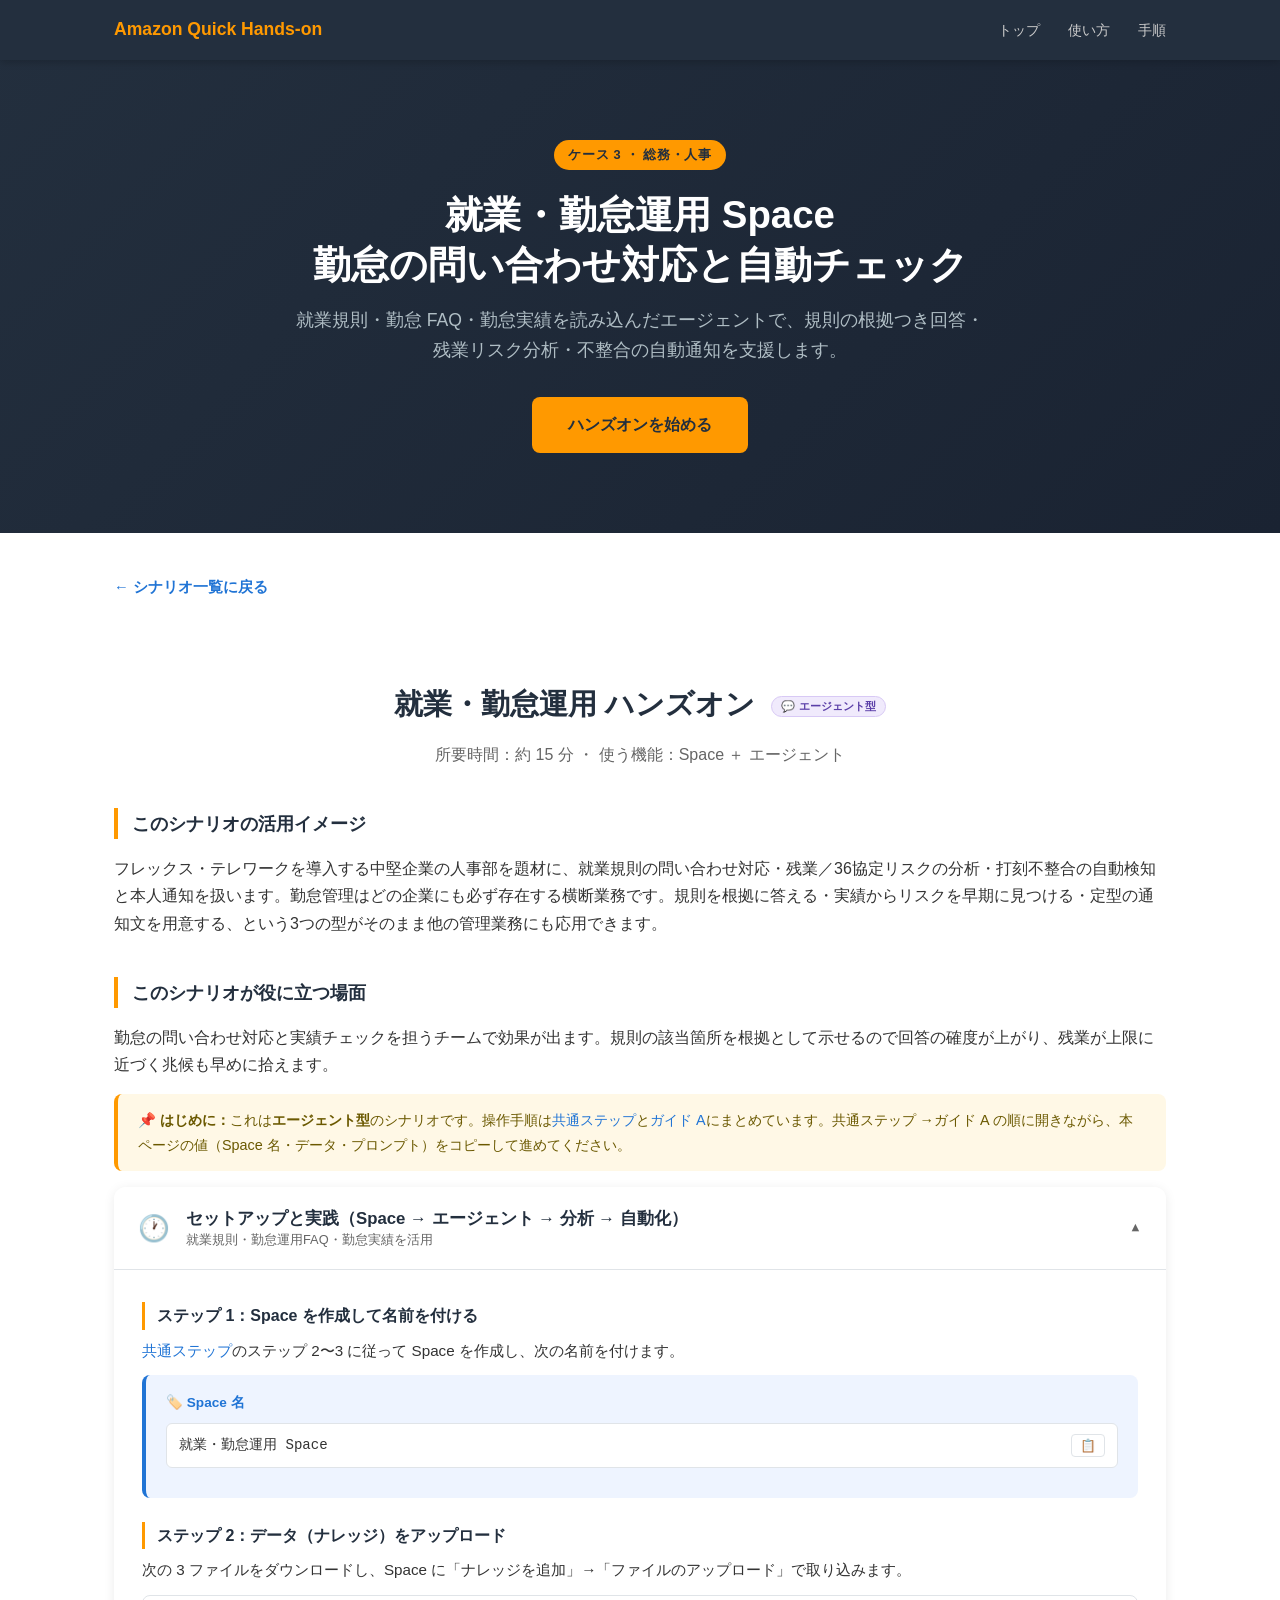
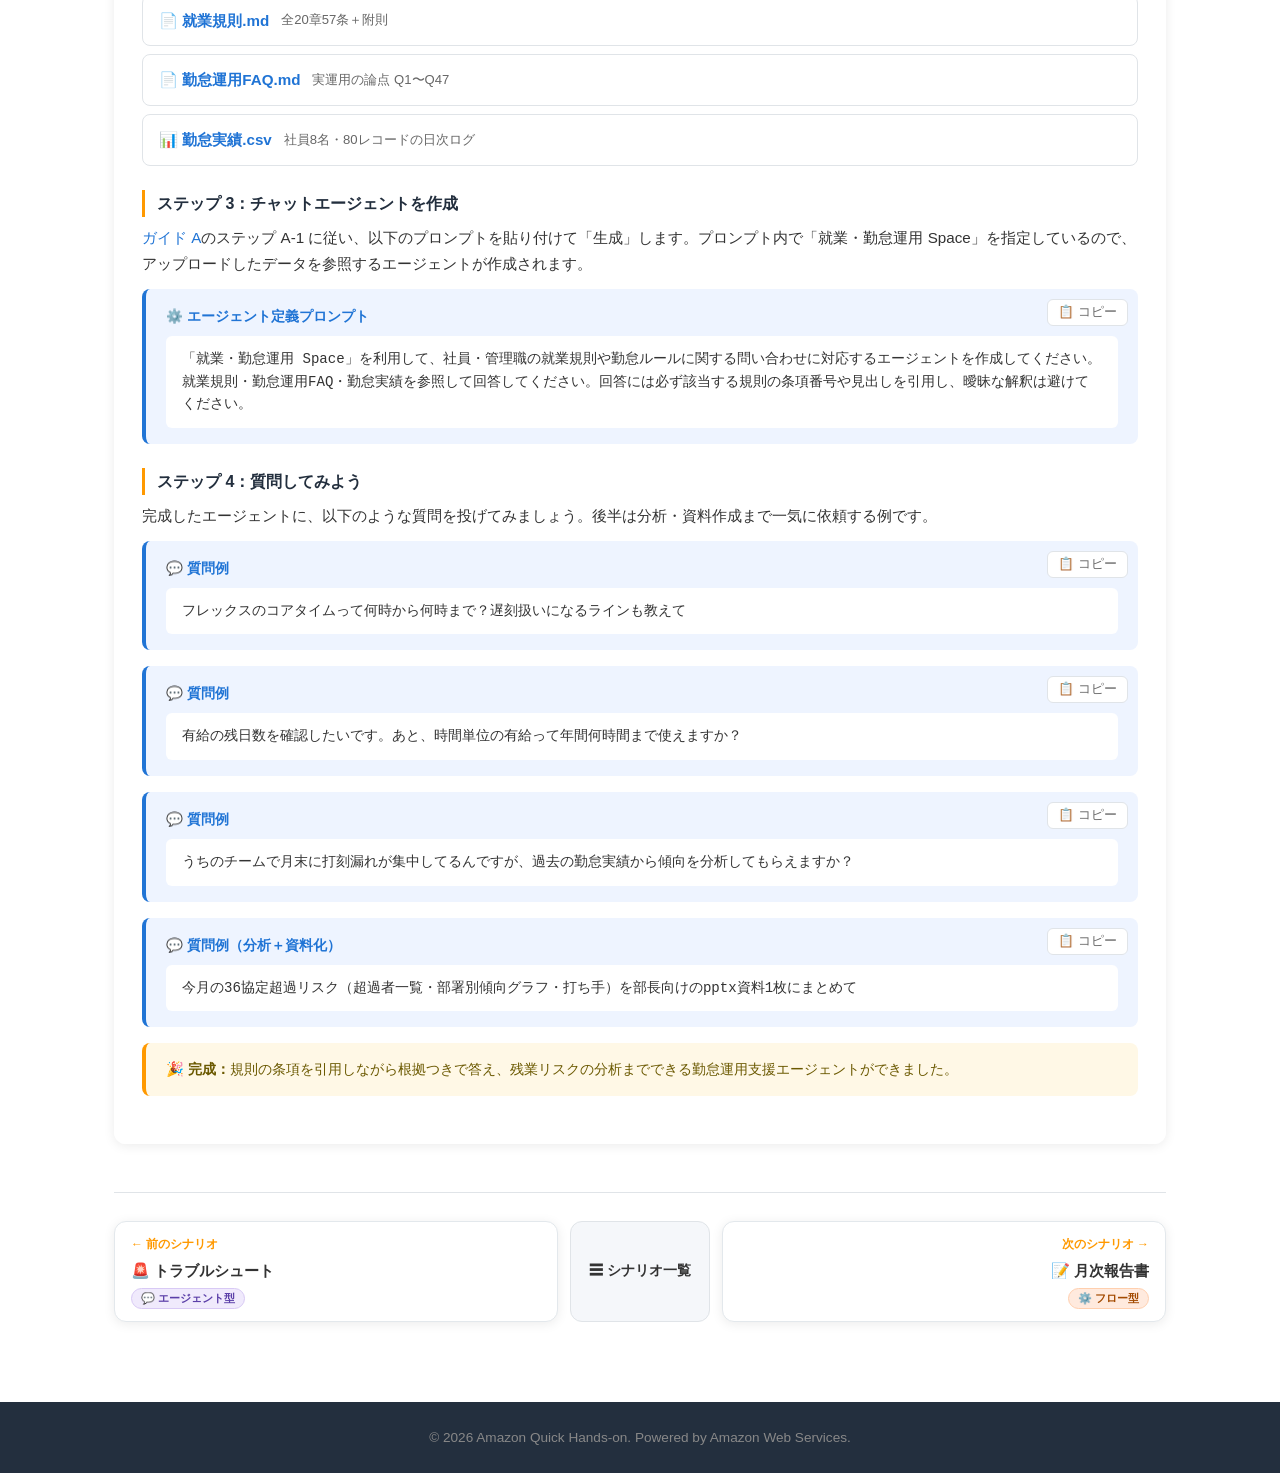
<file: quick-attendance-handson.html>
<!DOCTYPE html>
<html lang="ja">
<head>
  <meta charset="UTF-8">
  <meta name="viewport" content="width=device-width, initial-scale=1.0">
  <title>Amazon Quick ハンズオン｜就業・勤怠運用</title>
  <link rel="stylesheet" href="css/style.css">
</head>
<body>

  <nav class="navbar">
    <div class="nav-inner">
      <span class="nav-logo">Amazon Quick Hands-on</span>
      <ul class="nav-links">
        <li><a href="index.html">トップ</a></li>
        <li><a href="quick-usage.html">使い方</a></li>
        <li><a href="#steps">手順</a></li>
      </ul>
    </div>
  </nav>

  <header class="hero">
    <div class="hero-inner">
      <p class="hero-tag">ケース 3 ・ 総務・人事</p>
      <h1>就業・勤怠運用 Space<br>勤怠の問い合わせ対応と自動チェック</h1>
      <p class="hero-desc">就業規則・勤怠 FAQ・勤怠実績を読み込んだエージェントで、規則の根拠つき回答・残業リスク分析・不整合の自動通知を支援します。</p>
      <a href="#steps" class="btn-primary">ハンズオンを始める</a>
    </div>
  </header>

  <div class="section" style="padding-top: 40px; padding-bottom: 0;">
    <a href="index.html#agent-scenarios" class="back-link">← シナリオ一覧に戻る</a>
  </div>

  <section id="steps" class="section">
    <h2 class="section-title">就業・勤怠運用 ハンズオン <span class="badge badge-agent">💬 エージェント型</span></h2>
    <p class="section-desc">所要時間：約 15 分 ・ 使う機能：Space ＋ エージェント</p>

    <h4 class="block-title">このシナリオの活用イメージ</h4>
    <p>フレックス・テレワークを導入する中堅企業の人事部を題材に、就業規則の問い合わせ対応・残業／36協定リスクの分析・打刻不整合の自動検知と本人通知を扱います。勤怠管理はどの企業にも必ず存在する横断業務です。規則を根拠に答える・実績からリスクを早期に見つける・定型の通知文を用意する、という3つの型がそのまま他の管理業務にも応用できます。</p>

    <h4 class="block-title">このシナリオが役に立つ場面</h4>
    <p>勤怠の問い合わせ対応と実績チェックを担うチームで効果が出ます。規則の該当箇所を根拠として示せるので回答の確度が上がり、残業が上限に近づく兆候も早めに拾えます。</p>

    <div class="tip-box">
      <strong>📌 はじめに：</strong>これは<strong>エージェント型</strong>のシナリオです。操作手順は<a href="quick-usage.html#common">共通ステップ</a>と<a href="quick-usage.html#guide-a">ガイド A</a>にまとめています。共通ステップ →ガイド A の順に開きながら、本ページの値（Space 名・データ・プロンプト）をコピーして進めてください。
    </div>

    <div class="accordion">
      <button class="accordion-btn" aria-expanded="true">
        <span class="accordion-icon">🕐</span>
        <span class="accordion-label">
          <strong>セットアップと実践（Space → エージェント → 分析 → 自動化）</strong>
          <small>就業規則・勤怠運用FAQ・勤怠実績を活用</small>
        </span>
        <span class="accordion-arrow">▼</span>
      </button>
      <div class="accordion-content">
        <div class="handson-body">

          <h4>ステップ 1：Space を作成して名前を付ける</h4>
          <p><a href="quick-usage.html#common">共通ステップ</a>のステップ 2〜3 に従って Space を作成し、次の名前を付けます。</p>
          <div class="prompt-box">
            <div class="prompt-label">🏷️ Space 名</div>
            <div class="copy-field">
              <div class="copy-field-value">
                <span class="copy-field-text">就業・勤怠運用 Space</span>
                <button class="copy-field-btn" title="コピー">📋</button>
              </div>
            </div>
          </div>

          <h4>ステップ 2：データ（ナレッジ）をアップロード</h4>
          <p>次の 3 ファイルをダウンロードし、Space に「ナレッジを追加」→「ファイルのアップロード」で取り込みます。</p>
          <ul class="file-list">
            <li><a href="data/attendance/就業規則.md" download>📄 就業規則.md</a><span class="file-note">全20章57条＋附則</span></li>
            <li><a href="data/attendance/勤怠運用FAQ.md" download>📄 勤怠運用FAQ.md</a><span class="file-note">実運用の論点 Q1〜Q47</span></li>
            <li><a href="data/attendance/勤怠実績.csv" download>📊 勤怠実績.csv</a><span class="file-note">社員8名・80レコードの日次ログ</span></li>
          </ul>

          <h4>ステップ 3：チャットエージェントを作成</h4>
          <p><a href="quick-usage.html#guide-a">ガイド A</a>のステップ A-1 に従い、以下のプロンプトを貼り付けて「生成」します。プロンプト内で「就業・勤怠運用 Space」を指定しているので、アップロードしたデータを参照するエージェントが作成されます。</p>
          <div class="prompt-box">
            <button class="prompt-copy-btn" title="コピー">📋 コピー</button>
            <div class="prompt-label">⚙️ エージェント定義プロンプト</div>
            <pre><code>「就業・勤怠運用 Space」を利用して、社員・管理職の就業規則や勤怠ルールに関する問い合わせに対応するエージェントを作成してください。就業規則・勤怠運用FAQ・勤怠実績を参照して回答してください。回答には必ず該当する規則の条項番号や見出しを引用し、曖昧な解釈は避けてください。</code></pre>
          </div>

          <h4>ステップ 4：質問してみよう</h4>
          <p>完成したエージェントに、以下のような質問を投げてみましょう。後半は分析・資料作成まで一気に依頼する例です。</p>
          <div class="prompt-box">
            <button class="prompt-copy-btn" title="コピー">📋 コピー</button>
            <div class="prompt-label">💬 質問例</div>
            <pre><code>フレックスのコアタイムって何時から何時まで？遅刻扱いになるラインも教えて</code></pre>
          </div>
          <div class="prompt-box">
            <button class="prompt-copy-btn" title="コピー">📋 コピー</button>
            <div class="prompt-label">💬 質問例</div>
            <pre><code>有給の残日数を確認したいです。あと、時間単位の有給って年間何時間まで使えますか？</code></pre>
          </div>
          <div class="prompt-box">
            <button class="prompt-copy-btn" title="コピー">📋 コピー</button>
            <div class="prompt-label">💬 質問例</div>
            <pre><code>うちのチームで月末に打刻漏れが集中してるんですが、過去の勤怠実績から傾向を分析してもらえますか？</code></pre>
          </div>
          <div class="prompt-box">
            <button class="prompt-copy-btn" title="コピー">📋 コピー</button>
            <div class="prompt-label">💬 質問例（分析＋資料化）</div>
            <pre><code>今月の36協定超過リスク（超過者一覧・部署別傾向グラフ・打ち手）を部長向けのpptx資料1枚にまとめて</code></pre>
          </div>

          <div class="tip-box">
            <strong>🎉 完成：</strong>規則の条項を引用しながら根拠つきで答え、残業リスクの分析までできる勤怠運用支援エージェントができました。
          </div>

        </div>
      </div>
    </div>

    <nav class="scenario-nav" aria-label="シナリオの移動">
      <a class="scenario-nav-item scenario-nav-prev" href="quick-troubleshoot-handson.html">
        <span class="scenario-nav-dir">← 前のシナリオ</span>
        <span class="scenario-nav-title">🚨 トラブルシュート</span>
        <span class="badge badge-agent">💬 エージェント型</span>
      </a>
      <a class="scenario-nav-index" href="index.html#agent-scenarios">☰ シナリオ一覧</a>
      <a class="scenario-nav-item scenario-nav-next" href="quick-monthly-report-handson.html">
        <span class="scenario-nav-dir">次のシナリオ →</span>
        <span class="scenario-nav-title">📝 月次報告書</span>
        <span class="badge badge-flow">⚙️ フロー型</span>
      </a>
    </nav>
  </section>

  <footer class="footer">
    <p>&copy; 2026 Amazon Quick Hands-on. Powered by Amazon Web Services.</p>
  </footer>

  <script>
    document.querySelectorAll('.accordion-btn').forEach(btn => {
      btn.addEventListener('click', () => {
        const expanded = btn.getAttribute('aria-expanded') === 'true';
        btn.setAttribute('aria-expanded', !expanded);
      });
    });
    document.querySelectorAll('a[href^="#"]').forEach(a => {
      a.addEventListener('click', e => {
        const href = a.getAttribute('href');
        if (!href.startsWith('#')) return;
        e.preventDefault();
        const target = document.querySelector(href);
        if (target) target.scrollIntoView({ behavior: 'smooth', block: 'start' });
      });
    });
    document.querySelectorAll('.prompt-copy-btn').forEach(btn => {
      btn.addEventListener('click', () => {
        const code = btn.closest('.prompt-box').querySelector('code');
        if (code) navigator.clipboard.writeText(code.textContent).then(() => {
          btn.textContent = '✅ コピー済み';
          setTimeout(() => btn.textContent = '📋 コピー', 1500);
        });
      });
    });
    document.querySelectorAll('.copy-field-btn').forEach(btn => {
      btn.addEventListener('click', () => {
        const text = btn.closest('.copy-field-value').querySelector('.copy-field-text').textContent;
        navigator.clipboard.writeText(text).then(() => {
          btn.textContent = '✅';
          setTimeout(() => btn.textContent = '📋', 1500);
        });
      });
    });
  </script>

</body>
</html>
</file>
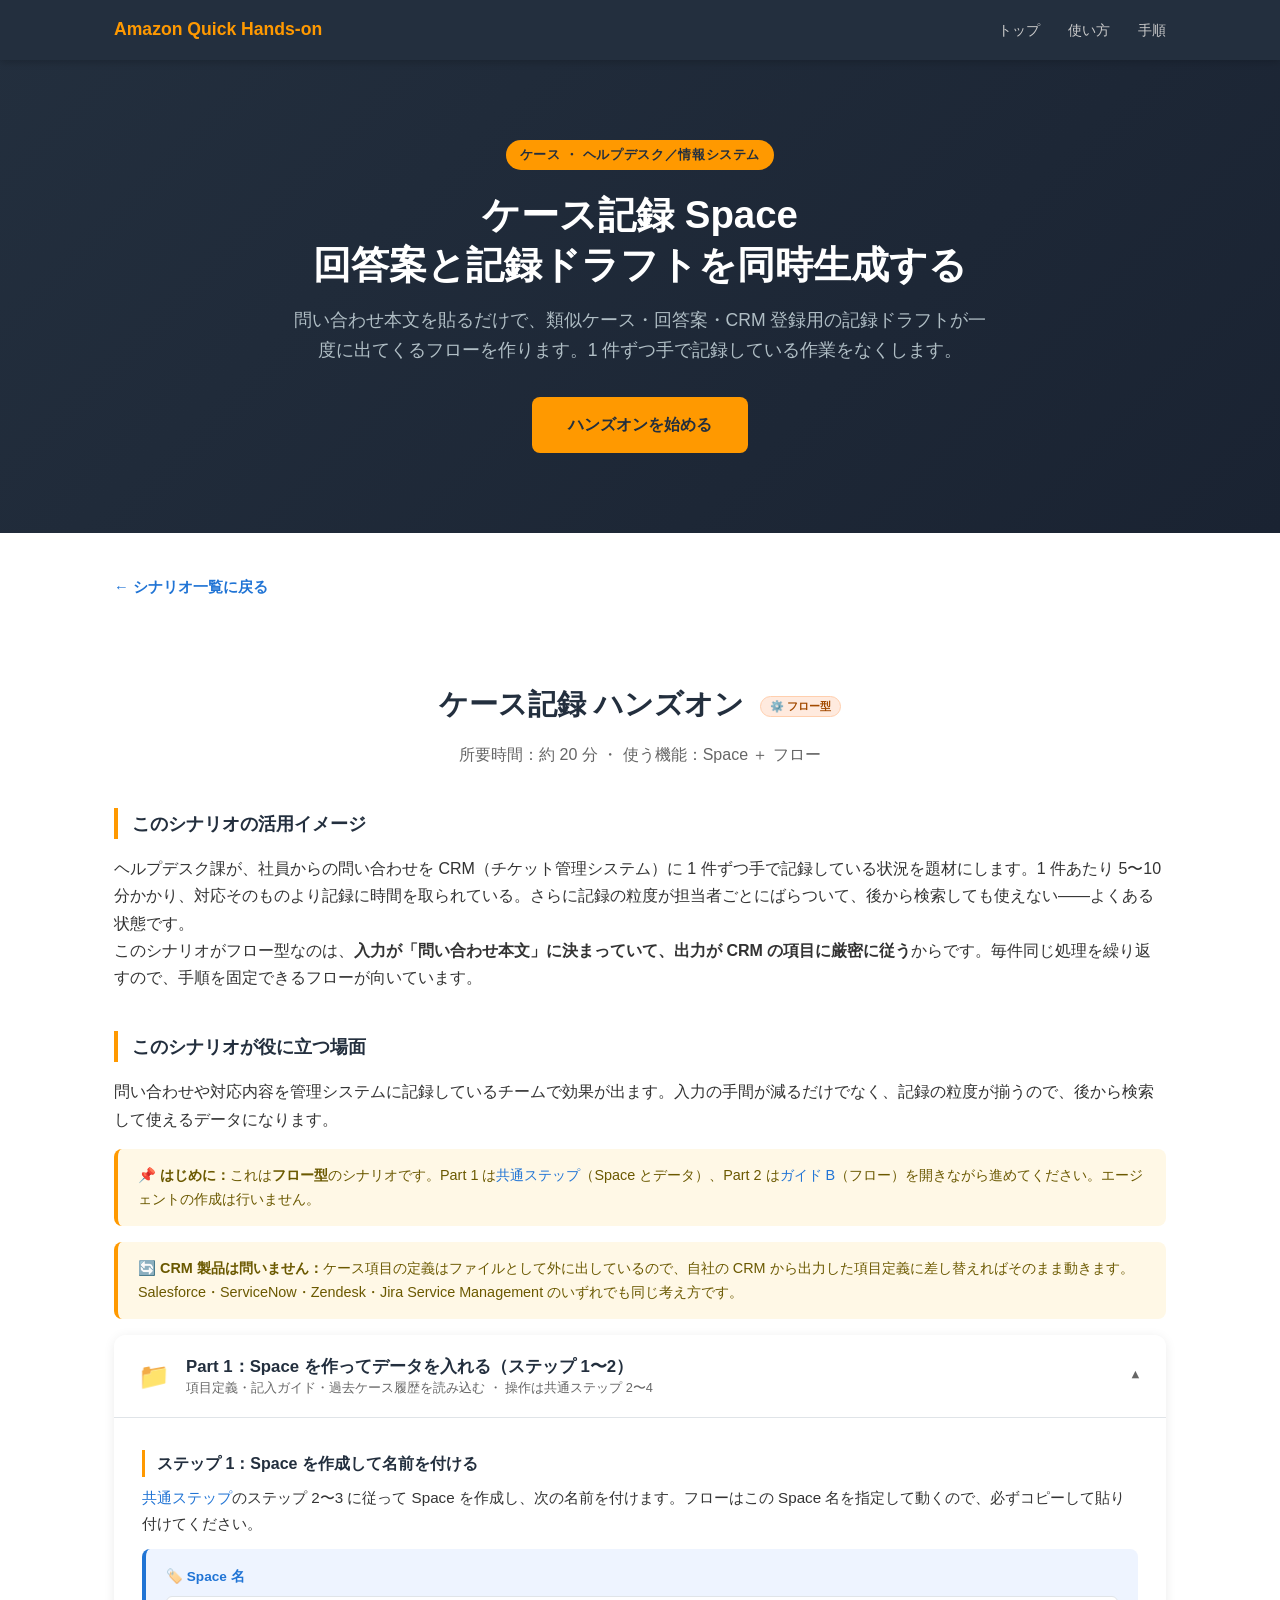
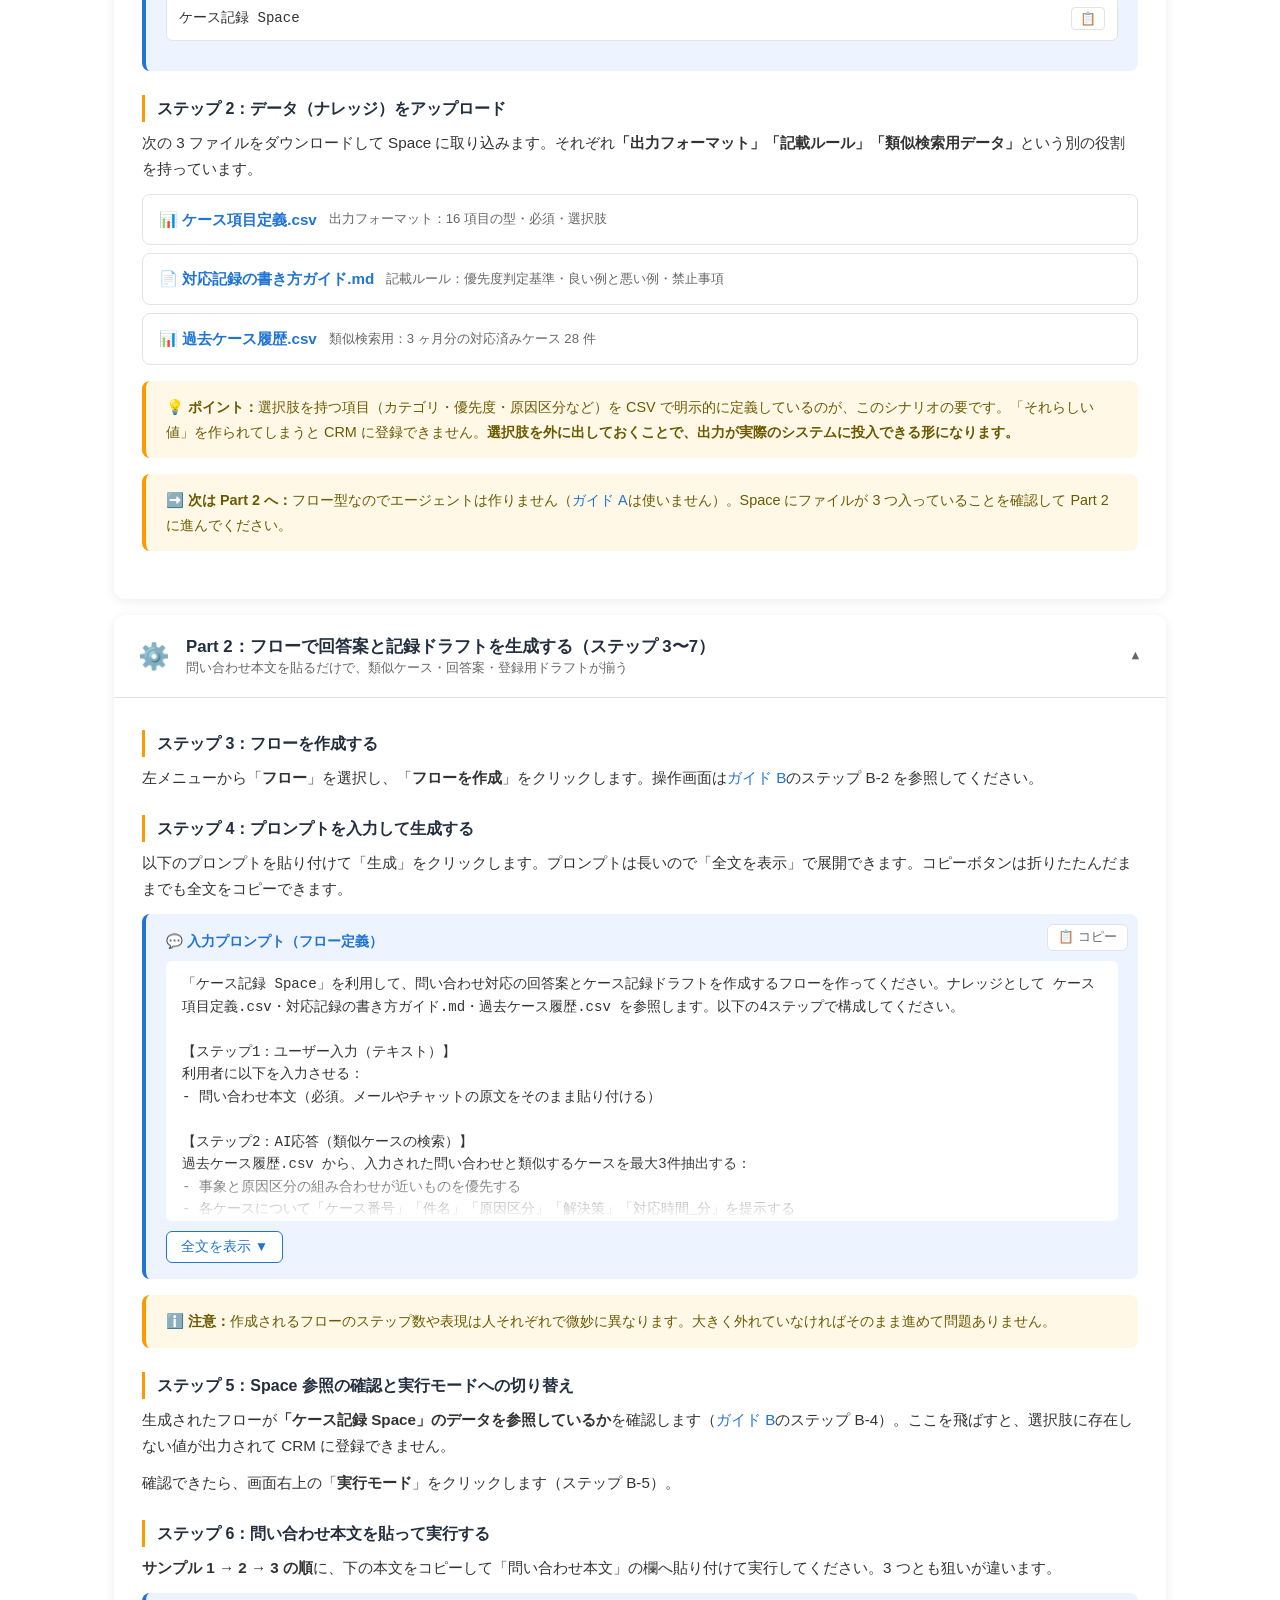
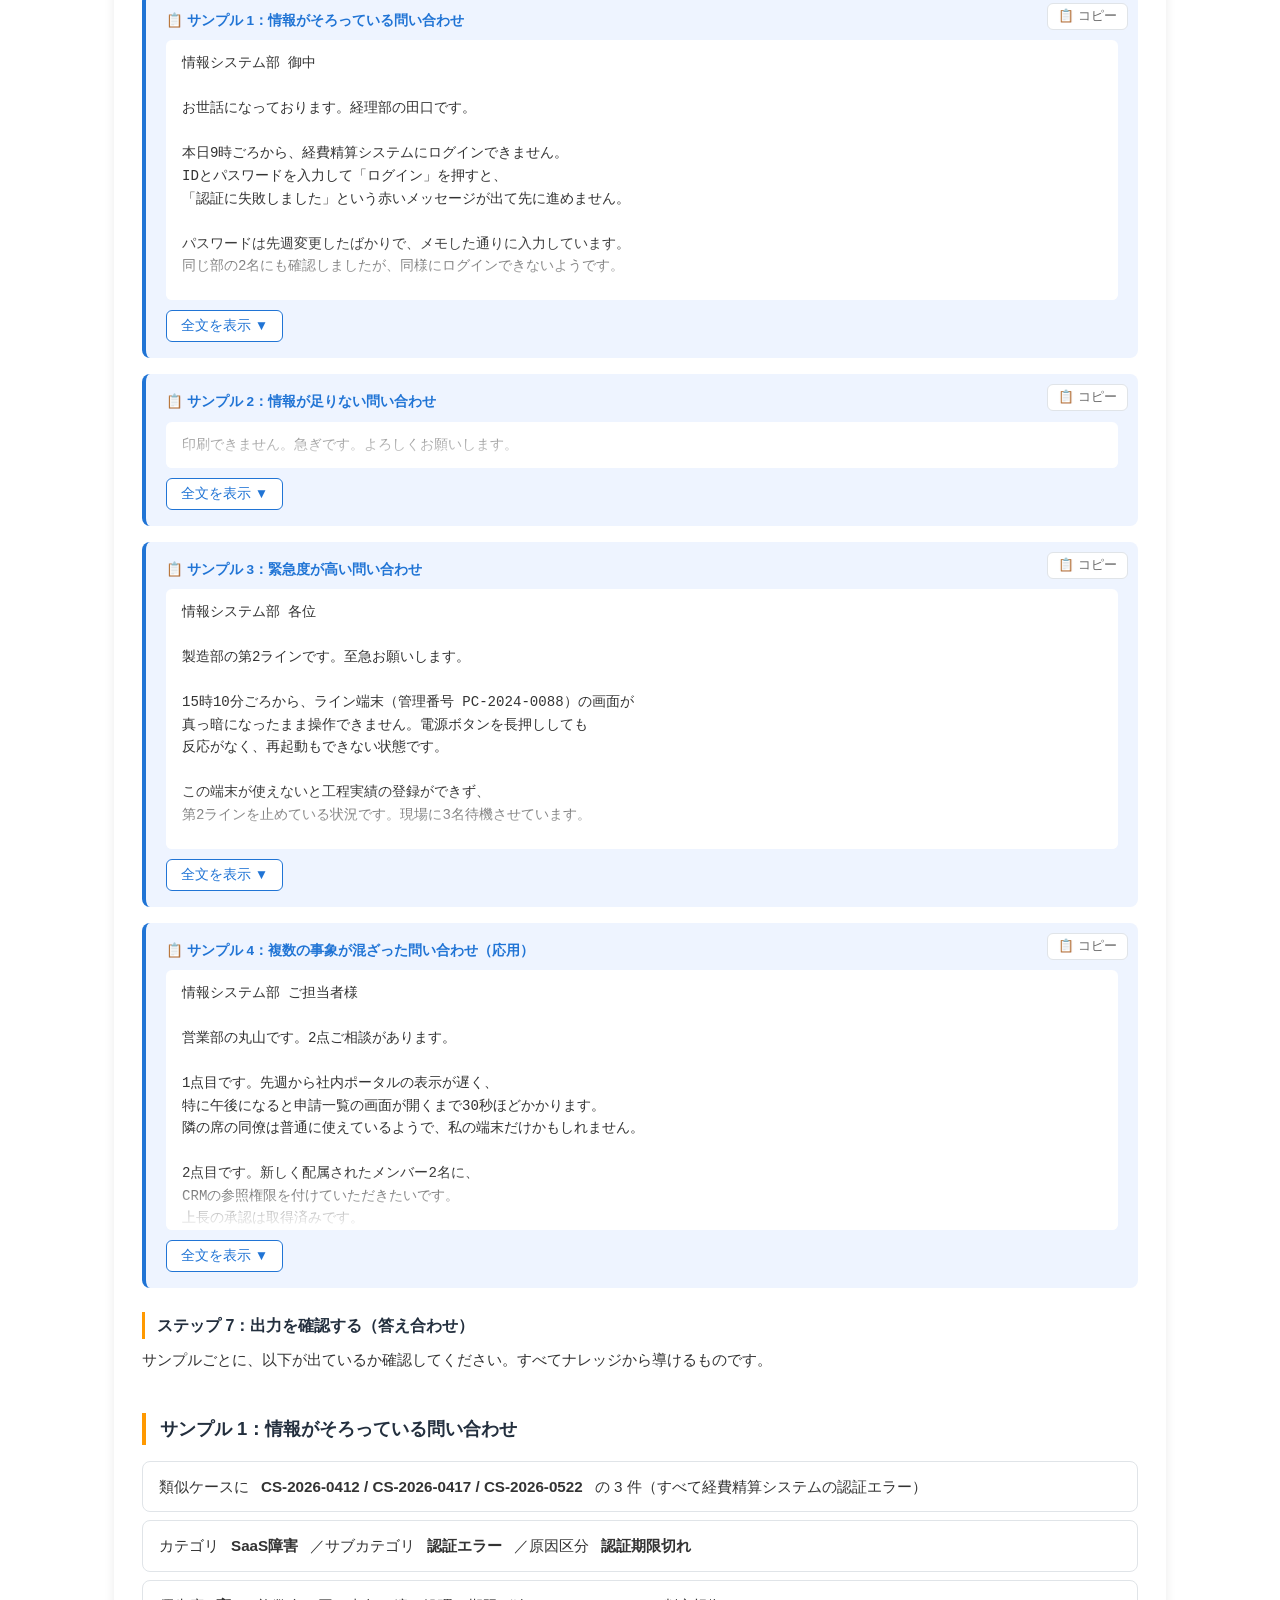
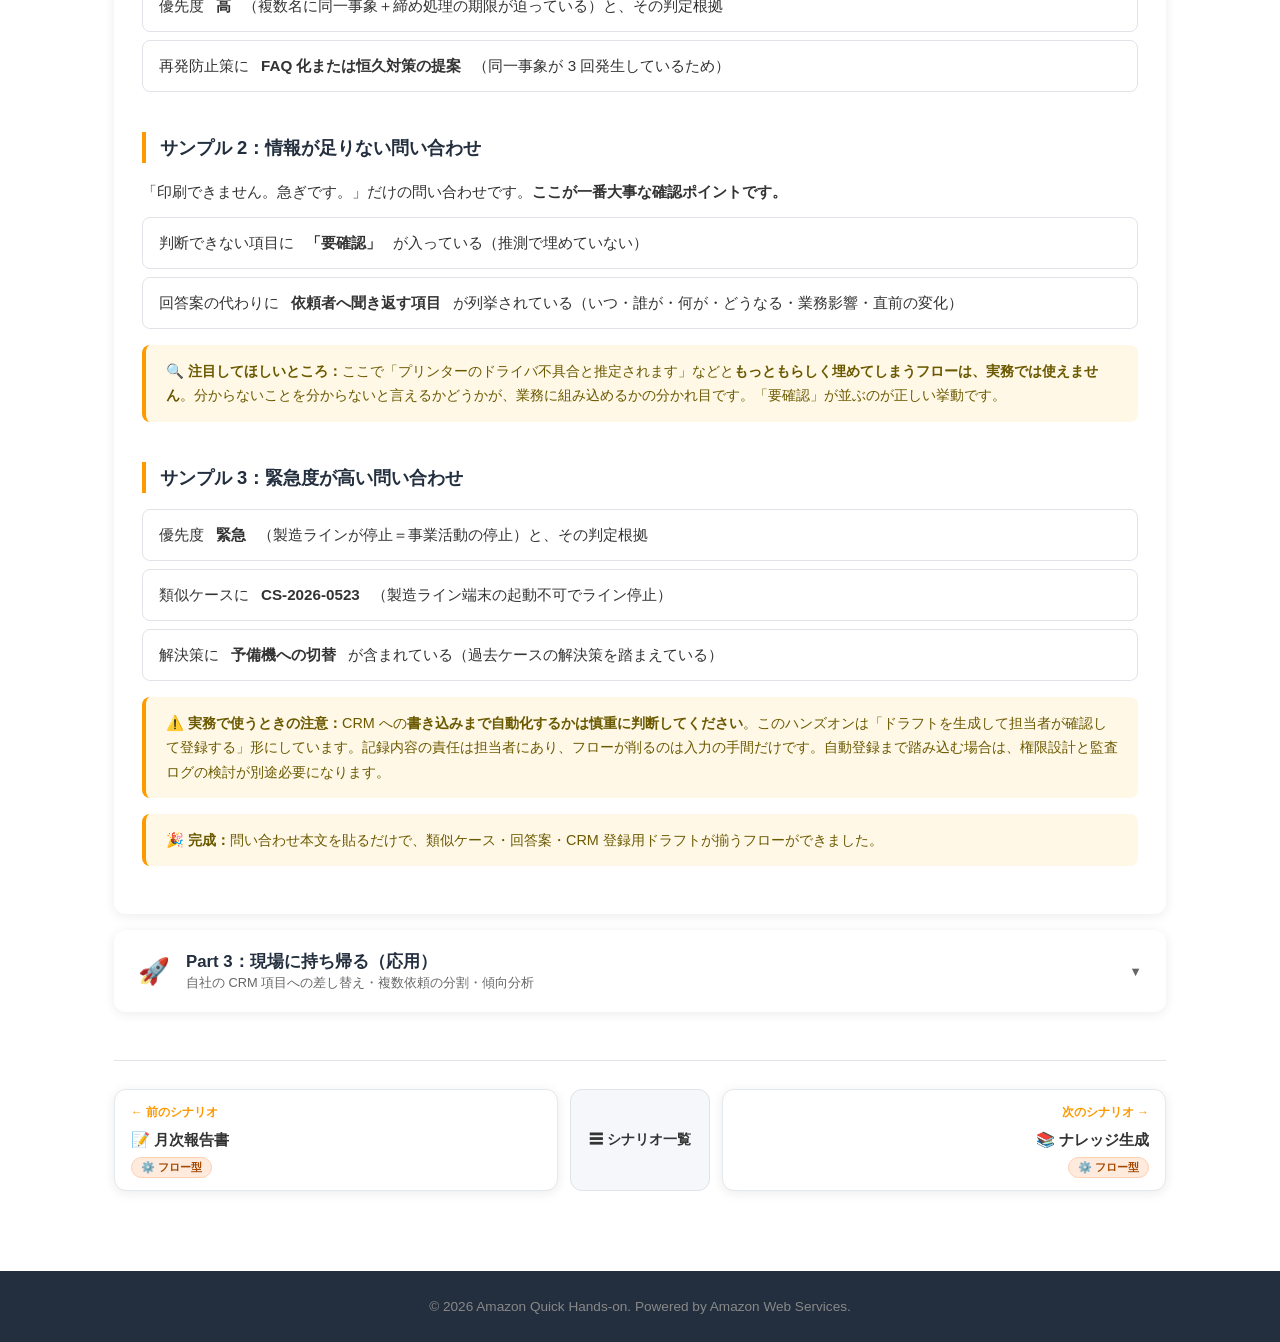
<file: quick-case-record-handson.html>
<!DOCTYPE html>
<html lang="ja">
<head>
  <meta charset="UTF-8">
  <meta name="viewport" content="width=device-width, initial-scale=1.0">
  <title>Amazon Quick ハンズオン｜ケース記録</title>
  <link rel="stylesheet" href="css/style.css">
</head>
<body>

  <nav class="navbar">
    <div class="nav-inner">
      <span class="nav-logo">Amazon Quick Hands-on</span>
      <ul class="nav-links">
        <li><a href="index.html">トップ</a></li>
        <li><a href="quick-usage.html">使い方</a></li>
        <li><a href="#steps">手順</a></li>
      </ul>
    </div>
  </nav>

  <header class="hero">
    <div class="hero-inner">
      <p class="hero-tag">ケース ・ ヘルプデスク／情報システム</p>
      <h1>ケース記録 Space<br>回答案と記録ドラフトを同時生成する</h1>
      <p class="hero-desc">問い合わせ本文を貼るだけで、類似ケース・回答案・CRM 登録用の記録ドラフトが一度に出てくるフローを作ります。1 件ずつ手で記録している作業をなくします。</p>
      <a href="#steps" class="btn-primary">ハンズオンを始める</a>
    </div>
  </header>

  <div class="section" style="padding-top: 40px; padding-bottom: 0;">
    <a href="index.html#flow-scenarios" class="back-link">← シナリオ一覧に戻る</a>
  </div>

  <section id="steps" class="section">
    <h2 class="section-title">ケース記録 ハンズオン <span class="badge badge-flow">⚙️ フロー型</span></h2>
    <p class="section-desc">所要時間：約 20 分 ・ 使う機能：Space ＋ フロー</p>

    <h4 class="block-title">このシナリオの活用イメージ</h4>
    <p>ヘルプデスク課が、社員からの問い合わせを CRM（チケット管理システム）に 1 件ずつ手で記録している状況を題材にします。1 件あたり 5〜10 分かかり、対応そのものより記録に時間を取られている。さらに記録の粒度が担当者ごとにばらついて、後から検索しても使えない——よくある状態です。</p>

    <p>このシナリオがフロー型なのは、<strong>入力が「問い合わせ本文」に決まっていて、出力が CRM の項目に厳密に従う</strong>からです。毎件同じ処理を繰り返すので、手順を固定できるフローが向いています。</p>

    <h4 class="block-title">このシナリオが役に立つ場面</h4>
    <p>問い合わせや対応内容を管理システムに記録しているチームで効果が出ます。入力の手間が減るだけでなく、記録の粒度が揃うので、後から検索して使えるデータになります。</p>

    <div class="tip-box">
      <strong>📌 はじめに：</strong>これは<strong>フロー型</strong>のシナリオです。Part 1 は<a href="quick-usage.html#common">共通ステップ</a>（Space とデータ）、Part 2 は<a href="quick-usage.html#guide-b">ガイド B</a>（フロー）を開きながら進めてください。エージェントの作成は行いません。
    </div>

    <div class="tip-box">
      <strong>🔄 CRM 製品は問いません：</strong>ケース項目の定義はファイルとして外に出しているので、自社の CRM から出力した項目定義に差し替えればそのまま動きます。Salesforce・ServiceNow・Zendesk・Jira Service Management のいずれでも同じ考え方です。
    </div>

    <!-- Part 1 -->
    <div class="accordion">
      <button class="accordion-btn" aria-expanded="true">
        <span class="accordion-icon">📁</span>
        <span class="accordion-label">
          <strong>Part 1：Space を作ってデータを入れる（ステップ 1〜2）</strong>
          <small>項目定義・記入ガイド・過去ケース履歴を読み込む ・ 操作は共通ステップ 2〜4</small>
        </span>
        <span class="accordion-arrow">▼</span>
      </button>
      <div class="accordion-content">
        <div class="handson-body">

          <h4>ステップ 1：Space を作成して名前を付ける</h4>
          <p><a href="quick-usage.html#common">共通ステップ</a>のステップ 2〜3 に従って Space を作成し、次の名前を付けます。フローはこの Space 名を指定して動くので、必ずコピーして貼り付けてください。</p>
          <div class="prompt-box">
            <div class="prompt-label">🏷️ Space 名</div>
            <div class="copy-field">
              <div class="copy-field-value">
                <span class="copy-field-text">ケース記録 Space</span>
                <button class="copy-field-btn" title="コピー">📋</button>
              </div>
            </div>
          </div>

          <h4>ステップ 2：データ（ナレッジ）をアップロード</h4>
          <p>次の 3 ファイルをダウンロードして Space に取り込みます。それぞれ<strong>「出力フォーマット」「記載ルール」「類似検索用データ」</strong>という別の役割を持っています。</p>
          <ul class="file-list">
            <li><a href="data/case-record/ケース項目定義.csv" download>📊 ケース項目定義.csv</a><span class="file-note">出力フォーマット：16 項目の型・必須・選択肢</span></li>
            <li><a href="data/case-record/対応記録の書き方ガイド.md" download>📄 対応記録の書き方ガイド.md</a><span class="file-note">記載ルール：優先度判定基準・良い例と悪い例・禁止事項</span></li>
            <li><a href="data/case-record/過去ケース履歴.csv" download>📊 過去ケース履歴.csv</a><span class="file-note">類似検索用：3 ヶ月分の対応済みケース 28 件</span></li>
          </ul>
          <div class="tip-box">
            <strong>💡 ポイント：</strong>選択肢を持つ項目（カテゴリ・優先度・原因区分など）を CSV で明示的に定義しているのが、このシナリオの要です。「それらしい値」を作られてしまうと CRM に登録できません。<strong>選択肢を外に出しておくことで、出力が実際のシステムに投入できる形になります。</strong>
          </div>

          <div class="tip-box">
            <strong>➡️ 次は Part 2 へ：</strong>フロー型なのでエージェントは作りません（<a href="quick-usage.html#guide-a">ガイド A</a>は使いません）。Space にファイルが 3 つ入っていることを確認して Part 2 に進んでください。
          </div>

        </div>
      </div>
    </div>

    <!-- Part 2 -->
    <div class="accordion">
      <button class="accordion-btn" aria-expanded="true">
        <span class="accordion-icon">⚙️</span>
        <span class="accordion-label">
          <strong>Part 2：フローで回答案と記録ドラフトを生成する（ステップ 3〜7）</strong>
          <small>問い合わせ本文を貼るだけで、類似ケース・回答案・登録用ドラフトが揃う</small>
        </span>
        <span class="accordion-arrow">▼</span>
      </button>
      <div class="accordion-content">
        <div class="handson-body">

          <h4>ステップ 3：フローを作成する</h4>
          <p>左メニューから「<strong>フロー</strong>」を選択し、「<strong>フローを作成</strong>」をクリックします。操作画面は<a href="quick-usage.html#guide-b">ガイド B</a>のステップ B-2 を参照してください。</p>

          <h4>ステップ 4：プロンプトを入力して生成する</h4>
          <p>以下のプロンプトを貼り付けて「生成」をクリックします。プロンプトは長いので「全文を表示」で展開できます。コピーボタンは折りたたんだままでも全文をコピーできます。</p>
          <div class="prompt-box prompt-collapsible">
            <button class="prompt-copy-btn" title="コピー">📋 コピー</button>
            <div class="prompt-label">💬 入力プロンプト（フロー定義）</div>
            <pre class="prompt-code"><code>「ケース記録 Space」を利用して、問い合わせ対応の回答案とケース記録ドラフトを作成するフローを作ってください。ナレッジとして ケース項目定義.csv・対応記録の書き方ガイド.md・過去ケース履歴.csv を参照します。以下の4ステップで構成してください。

【ステップ1：ユーザー入力（テキスト）】
利用者に以下を入力させる：
- 問い合わせ本文（必須。メールやチャットの原文をそのまま貼り付ける）

【ステップ2：AI応答（類似ケースの検索）】
過去ケース履歴.csv から、入力された問い合わせと類似するケースを最大3件抽出する：
- 事象と原因区分の組み合わせが近いものを優先する
- 各ケースについて「ケース番号」「件名」「原因区分」「解決策」「対応時間_分」を提示する
- 同一の事象が3件以上見つかった場合は、その事実と発生回数を明記する
- 類似ケースが見つからない場合は「類似ケースなし」と明示し、推測で埋めないこと

【ステップ3：AI応答（回答案の作成）】
ステップ2の結果と対応記録の書き方ガイド.md をもとに、2種類の回答案を作成する：
（A）社内向け：対応者が使う要点の箇条書き。確認すべきこと、実施する操作、想定所要時間
（B）依頼者向け：そのまま送れる丁寧な文面。専門用語を避け、次に何をすればよいかを明記する
原因が特定できない場合は、断定を避け、いま分かっていることと次の確認事項を書くこと。
問い合わせ本文の情報が不足していて分類も原因も判定できない場合は、回答案の代わりに「依頼者へ確認すべき項目」を、書き方ガイドの「情報が足りないときの聞き返し方」の観点に沿って列挙すること。

【ステップ4：AI応答（ケース記録ドラフトの作成）】
ケース項目定義.csv に従って、CRM に登録できる形のドラフトを表形式で出力する：
- ケース項目定義.csv の「表示順」どおりに全16項目を出力する。項目の追加・削除・並べ替えは禁止
- 選択リストの項目は、ケース項目定義.csv の「選択肢」に定義された値のみを使用する。定義外の値は絶対に使わないこと
- 優先度は対応記録の書き方ガイド.md の判定基準に従って決定し、判定根拠を「対応内容」の冒頭に1行で記載する
- 問い合わせ本文から判断できない項目には「要確認」と記載する。空欄にしたり推測で埋めたりしないこと
- 「類似ケース」項目には、ステップ2で見つけたケース番号をカンマ区切りで記載する
- 同一事象が3回以上発生している場合は、「再発防止策」にFAQ化または恒久対策の提案を必ず記載する
- 1通の問い合わせに複数の異なるカテゴリの依頼が含まれている場合は、ケースを分けて起票すべきと明記し、それぞれのドラフトを作成する

全体の制約：
- 個人名を原因として記載しないこと
- 未確認の推測を事実として記載しないこと
- 実行モードは会話モード（Conversational）にする</code></pre>
            <button class="prompt-toggle-btn" aria-expanded="false">全文を表示 ▼</button>
          </div>
          <div class="tip-box">
            <strong>ℹ️ 注意：</strong>作成されるフローのステップ数や表現は人それぞれで微妙に異なります。大きく外れていなければそのまま進めて問題ありません。
          </div>

          <h4>ステップ 5：Space 参照の確認と実行モードへの切り替え</h4>
          <p>生成されたフローが<strong>「ケース記録 Space」のデータを参照しているか</strong>を確認します（<a href="quick-usage.html#guide-b">ガイド B</a>のステップ B-4）。ここを飛ばすと、選択肢に存在しない値が出力されて CRM に登録できません。</p>
          <p>確認できたら、画面右上の「<strong>実行モード</strong>」をクリックします（ステップ B-5）。</p>

          <h4>ステップ 6：問い合わせ本文を貼って実行する</h4>
          <p><strong>サンプル 1 → 2 → 3 の順</strong>に、下の本文をコピーして「問い合わせ本文」の欄へ貼り付けて実行してください。3 つとも狙いが違います。</p>
          <div class="prompt-box prompt-collapsible">
            <button class="prompt-copy-btn" title="コピー">📋 コピー</button>
            <div class="prompt-label">📋 サンプル 1：情報がそろっている問い合わせ</div>
            <pre class="prompt-code"><code>情報システム部 御中

お世話になっております。経理部の田口です。

本日9時ごろから、経費精算システムにログインできません。
IDとパスワードを入力して「ログイン」を押すと、
「認証に失敗しました」という赤いメッセージが出て先に進めません。

パスワードは先週変更したばかりで、メモした通りに入力しています。
同じ部の2名にも確認しましたが、同様にログインできないようです。

月末の締め処理を今日中に終える必要があるため、
できるだけ早めにご対応いただけると助かります。

経理部 田口</code></pre>
            <button class="prompt-toggle-btn" aria-expanded="false">全文を表示 ▼</button>
          </div>
          <div class="prompt-box prompt-collapsible">
            <button class="prompt-copy-btn" title="コピー">📋 コピー</button>
            <div class="prompt-label">📋 サンプル 2：情報が足りない問い合わせ</div>
            <pre class="prompt-code"><code>印刷できません。急ぎです。よろしくお願いします。</code></pre>
            <button class="prompt-toggle-btn" aria-expanded="false">全文を表示 ▼</button>
          </div>
          <div class="prompt-box prompt-collapsible">
            <button class="prompt-copy-btn" title="コピー">📋 コピー</button>
            <div class="prompt-label">📋 サンプル 3：緊急度が高い問い合わせ</div>
            <pre class="prompt-code"><code>情報システム部 各位

製造部の第2ラインです。至急お願いします。

15時10分ごろから、ライン端末（管理番号 PC-2024-0088）の画面が
真っ暗になったまま操作できません。電源ボタンを長押ししても
反応がなく、再起動もできない状態です。

この端末が使えないと工程実績の登録ができず、
第2ラインを止めている状況です。現場に3名待機させています。

製造部 第2ライン 佐々木</code></pre>
            <button class="prompt-toggle-btn" aria-expanded="false">全文を表示 ▼</button>
          </div>
          <div class="prompt-box prompt-collapsible">
            <button class="prompt-copy-btn" title="コピー">📋 コピー</button>
            <div class="prompt-label">📋 サンプル 4：複数の事象が混ざった問い合わせ（応用）</div>
            <pre class="prompt-code"><code>情報システム部 ご担当者様

営業部の丸山です。2点ご相談があります。

1点目です。先週から社内ポータルの表示が遅く、
特に午後になると申請一覧の画面が開くまで30秒ほどかかります。
隣の席の同僚は普通に使えているようで、私の端末だけかもしれません。

2点目です。新しく配属されたメンバー2名に、
CRMの参照権限を付けていただきたいです。
上長の承認は取得済みです。

お忙しいところ恐れ入りますが、ご確認をお願いいたします。

営業部 丸山</code></pre>
            <button class="prompt-toggle-btn" aria-expanded="false">全文を表示 ▼</button>
          </div>
          <h4>ステップ 7：出力を確認する（答え合わせ）</h4>
          <p>サンプルごとに、以下が出ているか確認してください。すべてナレッジから導けるものです。</p>

          <h5 class="block-title">サンプル 1：情報がそろっている問い合わせ</h5>
          <ul class="file-list">
            <li>類似ケースに <strong>CS-2026-0412 / CS-2026-0417 / CS-2026-0522</strong> の 3 件（すべて経費精算システムの認証エラー）</li>
            <li>カテゴリ <strong>SaaS障害</strong>／サブカテゴリ <strong>認証エラー</strong>／原因区分 <strong>認証期限切れ</strong></li>
            <li>優先度 <strong>高</strong>（複数名に同一事象＋締め処理の期限が迫っている）と、その判定根拠</li>
            <li>再発防止策に <strong>FAQ 化または恒久対策の提案</strong>（同一事象が 3 回発生しているため）</li>
          </ul>

          <h5 class="block-title">サンプル 2：情報が足りない問い合わせ</h5>
          <p>「印刷できません。急ぎです。」だけの問い合わせです。<strong>ここが一番大事な確認ポイントです。</strong></p>
          <ul class="file-list">
            <li>判断できない項目に <strong>「要確認」</strong>が入っている（推測で埋めていない）</li>
            <li>回答案の代わりに<strong>依頼者へ聞き返す項目</strong>が列挙されている（いつ・誰が・何が・どうなる・業務影響・直前の変化）</li>
          </ul>
          <div class="tip-box">
            <strong>🔍 注目してほしいところ：</strong>ここで「プリンターのドライバ不具合と推定されます」などと<strong>もっともらしく埋めてしまうフローは、実務では使えません</strong>。分からないことを分からないと言えるかどうかが、業務に組み込めるかの分かれ目です。「要確認」が並ぶのが正しい挙動です。
          </div>

          <h5 class="block-title">サンプル 3：緊急度が高い問い合わせ</h5>
          <ul class="file-list">
            <li>優先度 <strong>緊急</strong>（製造ラインが停止＝事業活動の停止）と、その判定根拠</li>
            <li>類似ケースに <strong>CS-2026-0523</strong>（製造ライン端末の起動不可でライン停止）</li>
            <li>解決策に<strong>予備機への切替</strong>が含まれている（過去ケースの解決策を踏まえている）</li>
          </ul>

          <div class="tip-box">
            <strong>⚠️ 実務で使うときの注意：</strong>CRM への<strong>書き込みまで自動化するかは慎重に判断してください</strong>。このハンズオンは「ドラフトを生成して担当者が確認して登録する」形にしています。記録内容の責任は担当者にあり、フローが削るのは入力の手間だけです。自動登録まで踏み込む場合は、権限設計と監査ログの検討が別途必要になります。
          </div>

          <div class="tip-box">
            <strong>🎉 完成：</strong>問い合わせ本文を貼るだけで、類似ケース・回答案・CRM 登録用ドラフトが揃うフローができました。
          </div>

        </div>
      </div>
    </div>

    <!-- Part 3 -->
    <div class="accordion">
      <button class="accordion-btn" aria-expanded="false">
        <span class="accordion-icon">🚀</span>
        <span class="accordion-label">
          <strong>Part 3：現場に持ち帰る（応用）</strong>
          <small>自社の CRM 項目への差し替え・複数依頼の分割・傾向分析</small>
        </span>
        <span class="accordion-arrow">▼</span>
      </button>
      <div class="accordion-content">
        <div class="handson-body">

          <h4>応用 1：自社の CRM 項目に差し替える</h4>
          <p>差し替えるのは <code>ケース項目定義.csv</code> だけです。フロー側は変更しません。</p>
          <ol>
            <li>自社の CRM から項目定義（項目名・型・必須・選択肢）を出力する</li>
            <li><code>ケース項目定義.csv</code> と同じ列構成に整える</li>
            <li>選択肢は <code>/</code> 区切りで、CRM に登録されている値を<strong>正確に</strong>書く</li>
            <li>「記入ルール」列に、自社の記載ルールを書く</li>
          </ol>
          <div class="tip-box">
            <strong>💡 ポイント：</strong>選択肢の表記ゆれ（全角と半角、スペースの有無）がそのまま出力に出ます。CRM からエクスポートした値をコピーして使うのが確実です。
          </div>

          <h4>応用 2：複数の依頼が混ざった問い合わせ（サンプル 4）</h4>
          <p>ステップ 6 に載せているサンプル 4 を入力してみてください。1 通のメールに「社内ポータルが遅い」（障害）と「CRM の権限を付けてほしい」（権限申請）という別カテゴリの依頼が混在しています。</p>
          <p>カテゴリは 1 つしか選べないルールなので、<strong>ケースを 2 件に分けて起票すべきと提案されるのが望ましい挙動</strong>です。1 件に押し込めてしまうと、後から「権限申請の対応履歴」を検索しても出てこなくなります。</p>

          <h4>応用 3：溜まった記録から傾向を読む</h4>
          <p>記録が構造化されて溜まると、そこから分析ができるようになります。これは対話で深掘りする作業なので、同じ Space にエージェントを立てるのが向いています（<a href="quick-usage.html#guide-a">ガイド A</a>のステップ A-1）。</p>
          <div class="prompt-box">
            <button class="prompt-copy-btn" title="コピー">📋 コピー</button>
            <div class="prompt-label">⚙️ エージェント定義プロンプト（分析用）</div>
            <pre><code>「ケース記録 Space」を利用して、ヘルプデスクの対応履歴を分析するエージェントを作成してください。過去ケース履歴.csv をもとに、カテゴリ別の件数・対応時間の傾向・再発している事象・原因区分の偏りに回答してください。数値は必ず csv の値をもとに計算し、根拠となるケース番号を示してください。</code></pre>
          </div>
          <div class="prompt-box">
            <button class="prompt-copy-btn" title="コピー">📋 コピー</button>
            <div class="prompt-label">💬 質問例</div>
            <pre><code>同じ事象が繰り返し発生しているケースを抽出して、FAQ化すべき順に並べてください</code></pre>
          </div>
          <div class="prompt-box">
            <button class="prompt-copy-btn" title="コピー">📋 コピー</button>
            <div class="prompt-label">💬 質問例</div>
            <pre><code>再発防止策に「未実施」と書かれている案件を洗い出して、放置による影響を評価してください</code></pre>
          </div>

          <h4>応用 4：転用しやすい他の「1 件ずつの記録作業」</h4>
          <p>同じ型（項目定義＋記載ルール＋過去履歴）は、ヘルプデスク以外にも当てはまります。</p>
          <ul>
            <li>顧客からの問い合わせ・クレーム対応記録（CRM への記録）</li>
            <li>商談記録・訪問報告（SFA への記録）</li>
            <li>不具合報告・品質記録（不具合管理システムへの記録）</li>
            <li>設備点検の記録（点検結果の構造化）</li>
            <li>採用面接の評価記録（評価項目に沿った記録）</li>
          </ul>
          <div class="tip-box">
            <strong>💡 共通する条件：</strong>「登録先の項目が決まっている」「毎回同じ形で書く」「過去の記録を参照したい」の 3 つが揃う作業は、すべてこのシナリオの型で対応できます。
          </div>

        </div>
      </div>
    </div>

    <nav class="scenario-nav" aria-label="シナリオの移動">
      <a class="scenario-nav-item scenario-nav-prev" href="quick-monthly-report-handson.html">
        <span class="scenario-nav-dir">← 前のシナリオ</span>
        <span class="scenario-nav-title">📝 月次報告書</span>
        <span class="badge badge-flow">⚙️ フロー型</span>
      </a>
      <a class="scenario-nav-index" href="index.html#flow-scenarios">☰ シナリオ一覧</a>
      <a class="scenario-nav-item scenario-nav-next" href="quick-knowledge-gen-handson.html">
        <span class="scenario-nav-dir">次のシナリオ →</span>
        <span class="scenario-nav-title">📚 ナレッジ生成</span>
        <span class="badge badge-flow">⚙️ フロー型</span>
      </a>
    </nav>
  </section>

  <footer class="footer">
    <p>&copy; 2026 Amazon Quick Hands-on. Powered by Amazon Web Services.</p>
  </footer>

  <script>
    document.querySelectorAll('.accordion-btn').forEach(btn => {
      btn.addEventListener('click', () => {
        const expanded = btn.getAttribute('aria-expanded') === 'true';
        btn.setAttribute('aria-expanded', !expanded);
      });
    });
    document.querySelectorAll('a[href^="#"]').forEach(a => {
      a.addEventListener('click', e => {
        const href = a.getAttribute('href');
        if (!href.startsWith('#')) return;
        e.preventDefault();
        const target = document.querySelector(href);
        if (target) target.scrollIntoView({ behavior: 'smooth', block: 'start' });
      });
    });
    document.querySelectorAll('.prompt-copy-btn').forEach(btn => {
      btn.addEventListener('click', () => {
        const code = btn.closest('.prompt-box').querySelector('code');
        if (code) navigator.clipboard.writeText(code.textContent).then(() => {
          btn.textContent = '✅ コピー済み';
          setTimeout(() => btn.textContent = '📋 コピー', 1500);
        });
      });
    });
    document.querySelectorAll('.copy-field-btn').forEach(btn => {
      btn.addEventListener('click', () => {
        const text = btn.closest('.copy-field-value').querySelector('.copy-field-text').textContent;
        navigator.clipboard.writeText(text).then(() => {
          btn.textContent = '✅';
          setTimeout(() => btn.textContent = '📋', 1500);
        });
      });
    });
    document.querySelectorAll('.prompt-toggle-btn').forEach(btn => {
      btn.addEventListener('click', () => {
        const box = btn.closest('.prompt-collapsible');
        const expanded = box.classList.toggle('expanded');
        btn.setAttribute('aria-expanded', expanded);
        btn.textContent = expanded ? '折りたたむ ▲' : '全文を表示 ▼';
      });
    });
  </script>

</body>
</html>
</file>
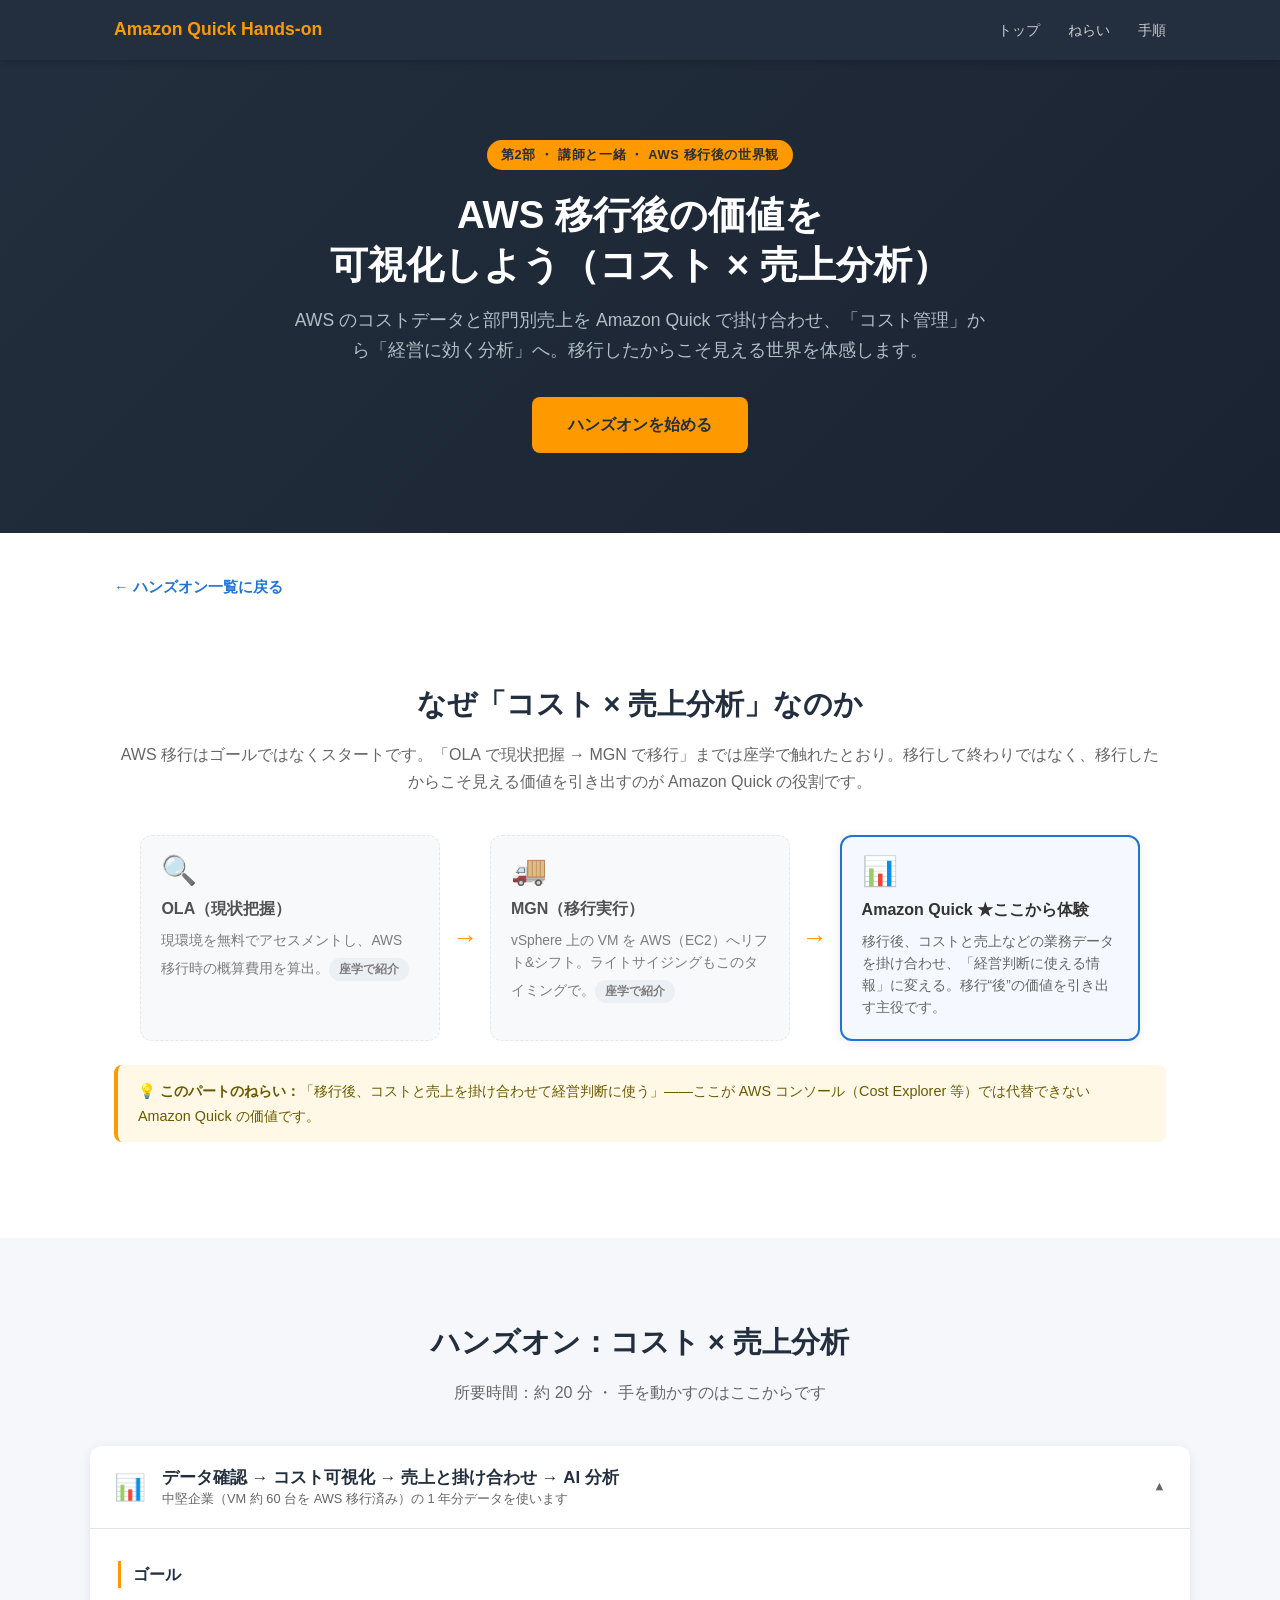
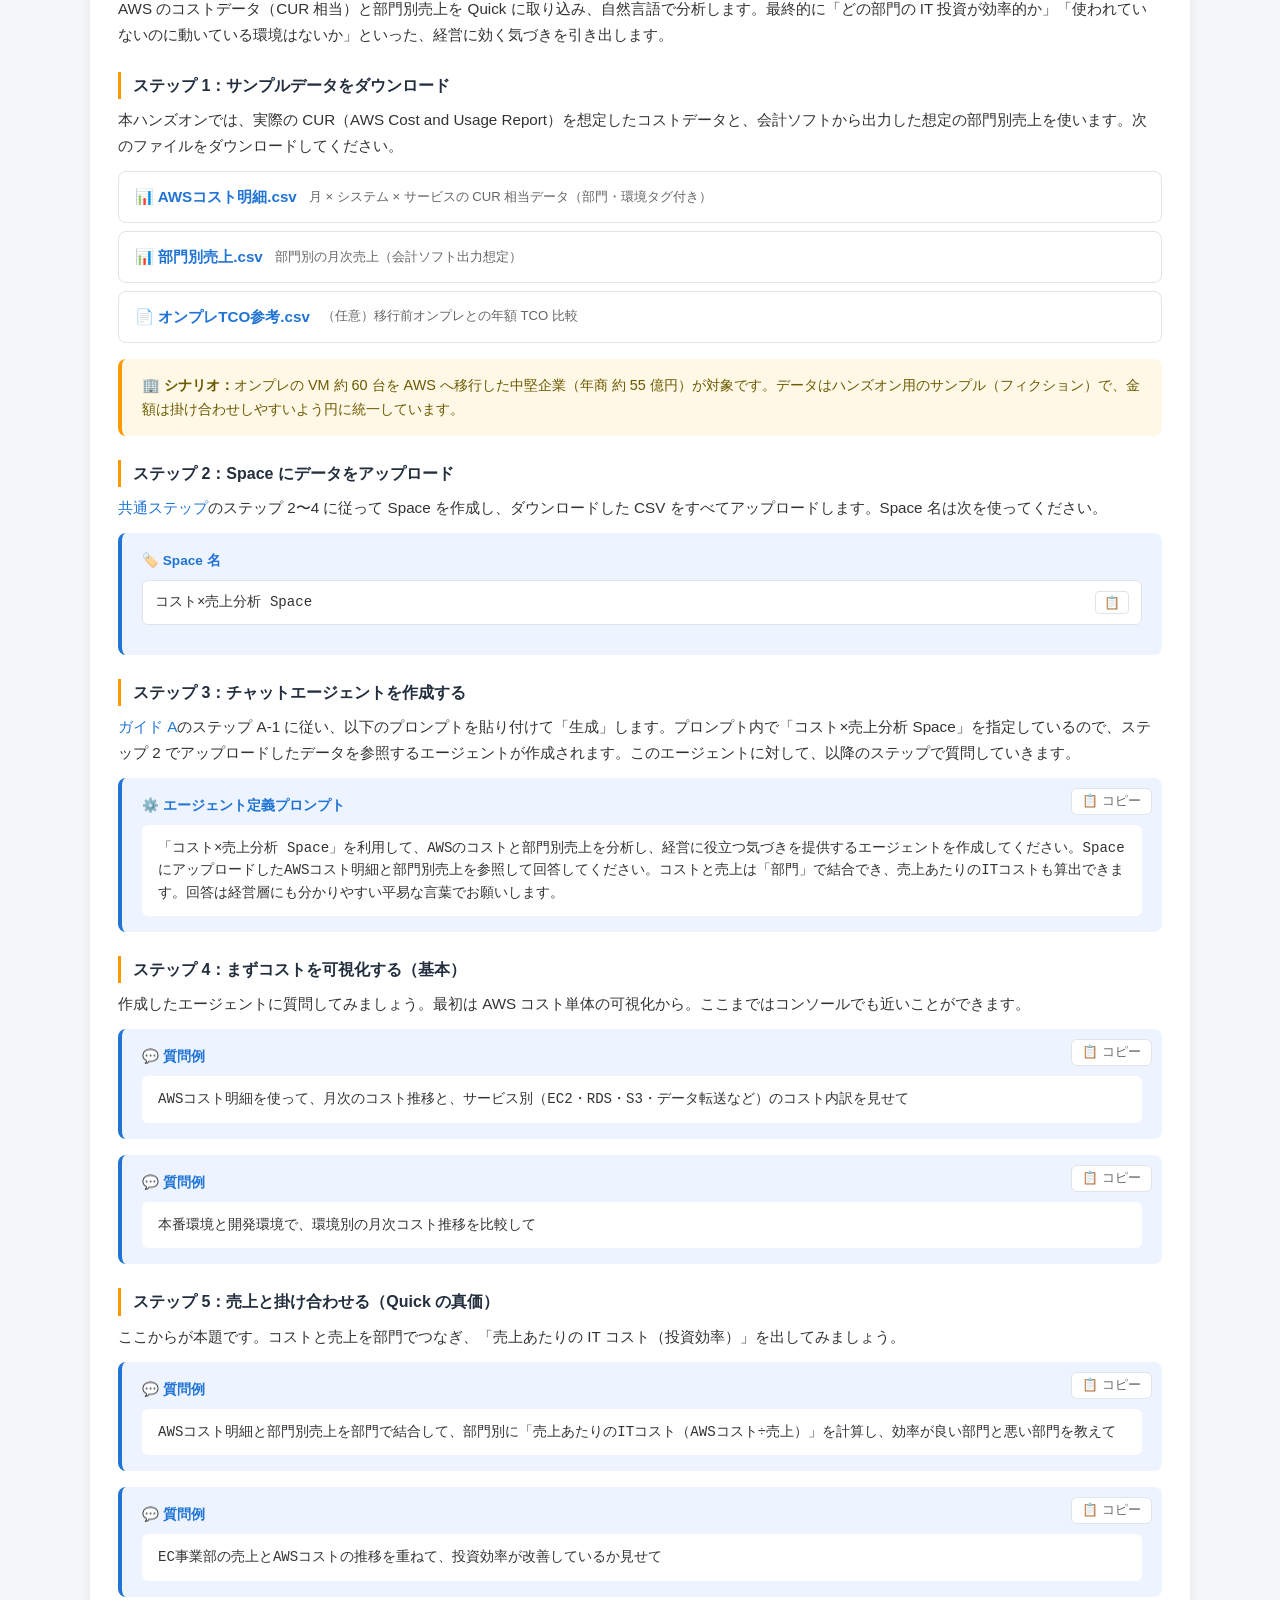
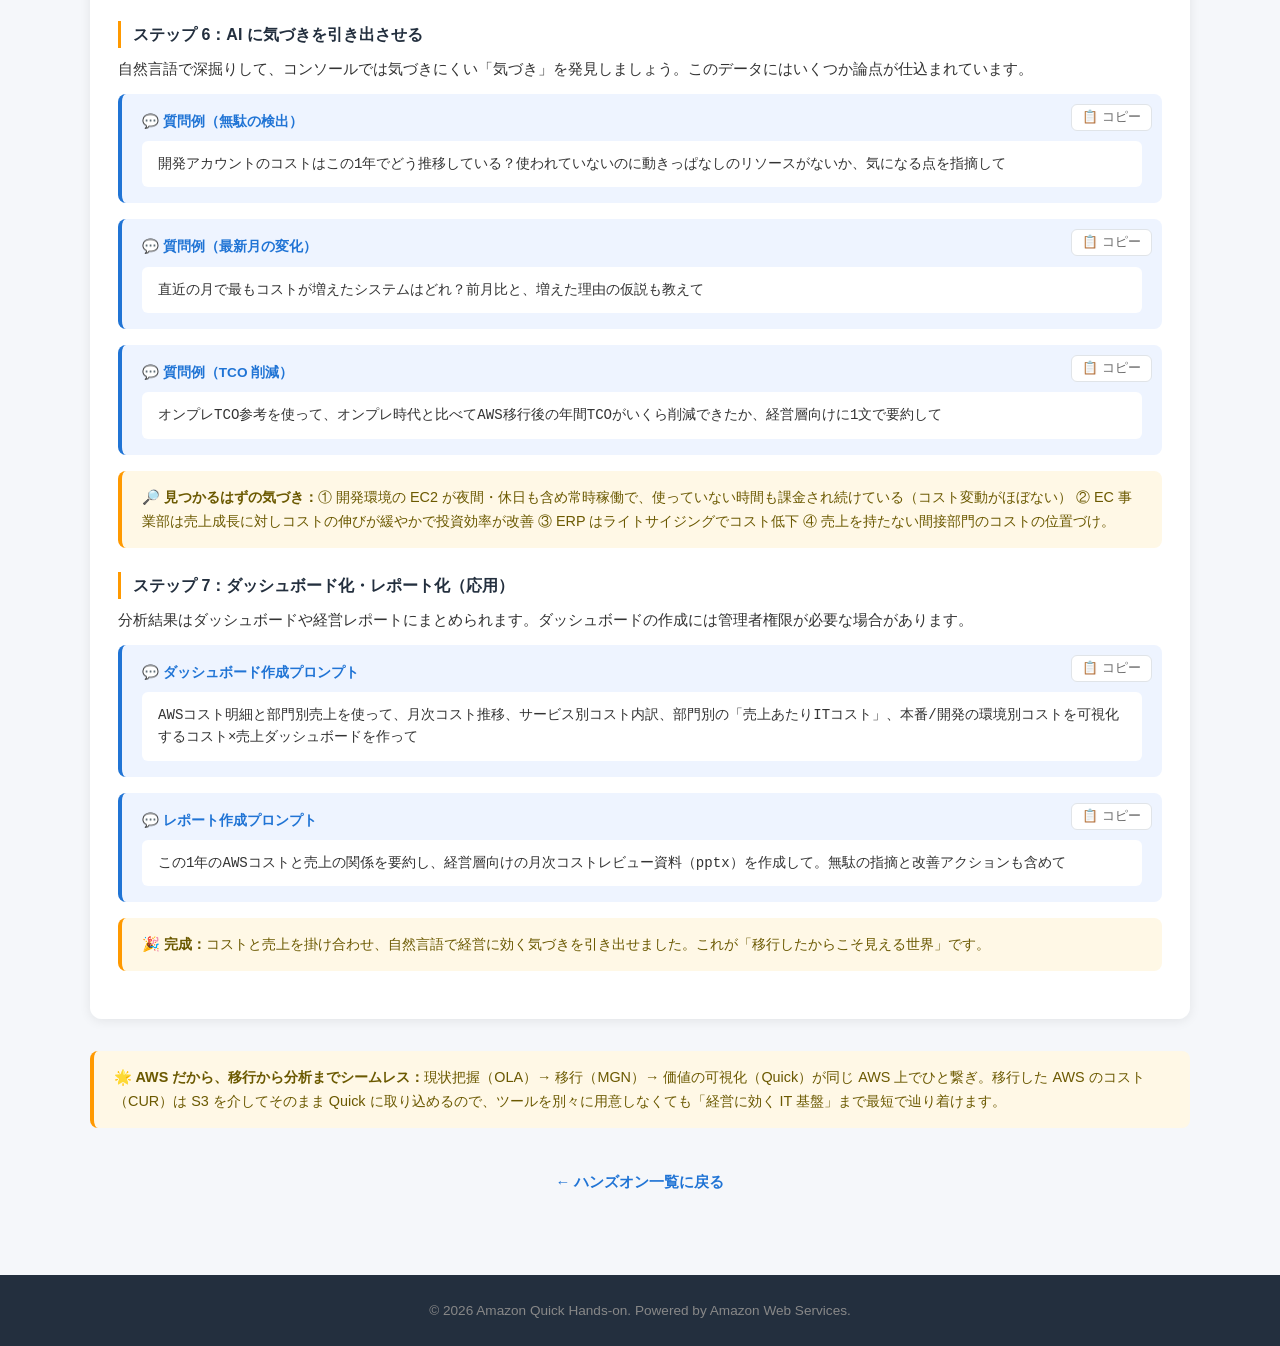
<file: quick-cost-analysis-handson.html>
<!DOCTYPE html>
<html lang="ja">
<head>
  <meta charset="UTF-8">
  <meta name="viewport" content="width=device-width, initial-scale=1.0">
  <title>Amazon Quick ハンズオン｜移行後の価値を可視化する（コスト×売上分析）</title>
  <link rel="stylesheet" href="css/style.css">
</head>
<body>

  <!-- ナビゲーション -->
  <nav class="navbar">
    <div class="nav-inner">
      <span class="nav-logo">Amazon Quick Hands-on</span>
      <ul class="nav-links">
        <li><a href="index.html">トップ</a></li>
        <li><a href="#context">ねらい</a></li>
        <li><a href="#steps">手順</a></li>
      </ul>
    </div>
  </nav>

  <!-- ヒーロー -->
  <header class="hero">
    <div class="hero-inner">
      <p class="hero-tag">第2部 ・ 講師と一緒 ・ AWS 移行後の世界観</p>
      <h1>AWS 移行後の価値を<br>可視化しよう（コスト × 売上分析）</h1>
      <p class="hero-desc">AWS のコストデータと部門別売上を Amazon Quick で掛け合わせ、「コスト管理」から「経営に効く分析」へ。移行したからこそ見える世界を体感します。</p>
      <a href="#steps" class="btn-primary">ハンズオンを始める</a>
    </div>
  </header>

  <!-- 戻るリンク -->
  <div class="section" style="padding-top: 40px; padding-bottom: 0;">
    <a href="index.html#handson" class="back-link">← ハンズオン一覧に戻る</a>
  </div>

  <!-- 背景：OLA→MGN→Quick -->
  <section id="context" class="section">
    <h2 class="section-title">なぜ「コスト × 売上分析」なのか</h2>
    <p class="section-desc">AWS 移行はゴールではなくスタートです。「OLA で現状把握 → MGN で移行」までは座学で触れたとおり。移行して終わりではなく、移行したからこそ見える価値を引き出すのが Amazon Quick の役割です。</p>

    <div class="flow-steps">
      <div class="flow-step flow-step-muted">
        <div class="flow-step-icon">🔍</div>
        <div class="flow-step-num">OLA（現状把握）</div>
        <p>現環境を無料でアセスメントし、AWS 移行時の概算費用を算出。<span class="flow-step-tag">座学で紹介</span></p>
      </div>
      <div class="flow-step-arrow">→</div>
      <div class="flow-step flow-step-muted">
        <div class="flow-step-icon">🚚</div>
        <div class="flow-step-num">MGN（移行実行）</div>
        <p>vSphere 上の VM を AWS（EC2）へリフト&シフト。ライトサイジングもこのタイミングで。<span class="flow-step-tag">座学で紹介</span></p>
      </div>
      <div class="flow-step-arrow">→</div>
      <div class="flow-step flow-step-active">
        <div class="flow-step-icon">📊</div>
        <div class="flow-step-num">Amazon Quick ★ここから体験</div>
        <p>移行後、コストと売上などの業務データを掛け合わせ、「経営判断に使える情報」に変える。移行“後”の価値を引き出す主役です。</p>
      </div>
    </div>

    <div class="tip-box">
      <strong>💡 このパートのねらい：</strong>「移行後、コストと売上を掛け合わせて経営判断に使う」——ここが AWS コンソール（Cost Explorer 等）では代替できない Amazon Quick の価値です。
    </div>
  </section>

  <!-- 手順 -->
  <section id="steps" class="section section-alt">
    <h2 class="section-title">ハンズオン：コスト × 売上分析</h2>
    <p class="section-desc">所要時間：約 20 分 ・ 手を動かすのはここからです</p>

    <div class="accordion">
      <button class="accordion-btn" aria-expanded="true">
        <span class="accordion-icon">📊</span>
        <span class="accordion-label">
          <strong>データ確認 → コスト可視化 → 売上と掛け合わせ → AI 分析</strong>
          <small>中堅企業（VM 約 60 台を AWS 移行済み）の 1 年分データを使います</small>
        </span>
        <span class="accordion-arrow">▼</span>
      </button>
      <div class="accordion-content">
        <div class="handson-body">

          <h4>ゴール</h4>
          <p>AWS のコストデータ（CUR 相当）と部門別売上を Quick に取り込み、自然言語で分析します。最終的に「どの部門の IT 投資が効率的か」「使われていないのに動いている環境はないか」といった、経営に効く気づきを引き出します。</p>

          <h4>ステップ 1：サンプルデータをダウンロード</h4>
          <p>本ハンズオンでは、実際の CUR（AWS Cost and Usage Report）を想定したコストデータと、会計ソフトから出力した想定の部門別売上を使います。次のファイルをダウンロードしてください。</p>
          <ul class="file-list">
            <li><a href="data/cost-analysis/AWSコスト明細.csv" download>📊 AWSコスト明細.csv</a><span class="file-note">月 × システム × サービスの CUR 相当データ（部門・環境タグ付き）</span></li>
            <li><a href="data/cost-analysis/部門別売上.csv" download>📊 部門別売上.csv</a><span class="file-note">部門別の月次売上（会計ソフト出力想定）</span></li>
            <li><a href="data/cost-analysis/オンプレTCO参考.csv" download>📄 オンプレTCO参考.csv</a><span class="file-note">（任意）移行前オンプレとの年額 TCO 比較</span></li>
          </ul>
          <div class="tip-box">
            <strong>🏢 シナリオ：</strong>オンプレの VM 約 60 台を AWS へ移行した中堅企業（年商 約 55 億円）が対象です。データはハンズオン用のサンプル（フィクション）で、金額は掛け合わせしやすいよう円に統一しています。
          </div>

          <h4>ステップ 2：Space にデータをアップロード</h4>
          <p><a href="quick-usage.html#common">共通ステップ</a>のステップ 2〜4 に従って Space を作成し、ダウンロードした CSV をすべてアップロードします。Space 名は次を使ってください。</p>
          <div class="prompt-box">
            <div class="prompt-label">🏷️ Space 名</div>
            <div class="copy-field">
              <div class="copy-field-value">
                <span class="copy-field-text">コスト×売上分析 Space</span>
                <button class="copy-field-btn" title="コピー">📋</button>
              </div>
            </div>
          </div>

          <h4>ステップ 3：チャットエージェントを作成する</h4>
          <p><a href="quick-usage.html#guide-a">ガイド A</a>のステップ A-1 に従い、以下のプロンプトを貼り付けて「生成」します。プロンプト内で「コスト×売上分析 Space」を指定しているので、ステップ 2 でアップロードしたデータを参照するエージェントが作成されます。このエージェントに対して、以降のステップで質問していきます。</p>
          <div class="prompt-box">
            <button class="prompt-copy-btn" title="コピー">📋 コピー</button>
            <div class="prompt-label">⚙️ エージェント定義プロンプト</div>
            <pre><code>「コスト×売上分析 Space」を利用して、AWSのコストと部門別売上を分析し、経営に役立つ気づきを提供するエージェントを作成してください。SpaceにアップロードしたAWSコスト明細と部門別売上を参照して回答してください。コストと売上は「部門」で結合でき、売上あたりのITコストも算出できます。回答は経営層にも分かりやすい平易な言葉でお願いします。</code></pre>
          </div>

          <h4>ステップ 4：まずコストを可視化する（基本）</h4>
          <p>作成したエージェントに質問してみましょう。最初は AWS コスト単体の可視化から。ここまではコンソールでも近いことができます。</p>
          <div class="prompt-box">
            <button class="prompt-copy-btn" title="コピー">📋 コピー</button>
            <div class="prompt-label">💬 質問例</div>
            <pre><code>AWSコスト明細を使って、月次のコスト推移と、サービス別（EC2・RDS・S3・データ転送など）のコスト内訳を見せて</code></pre>
          </div>
          <div class="prompt-box">
            <button class="prompt-copy-btn" title="コピー">📋 コピー</button>
            <div class="prompt-label">💬 質問例</div>
            <pre><code>本番環境と開発環境で、環境別の月次コスト推移を比較して</code></pre>
          </div>

          <h4>ステップ 5：売上と掛け合わせる（Quick の真価）</h4>
          <p>ここからが本題です。コストと売上を部門でつなぎ、「売上あたりの IT コスト（投資効率）」を出してみましょう。</p>
          <div class="prompt-box">
            <button class="prompt-copy-btn" title="コピー">📋 コピー</button>
            <div class="prompt-label">💬 質問例</div>
            <pre><code>AWSコスト明細と部門別売上を部門で結合して、部門別に「売上あたりのITコスト（AWSコスト÷売上）」を計算し、効率が良い部門と悪い部門を教えて</code></pre>
          </div>
          <div class="prompt-box">
            <button class="prompt-copy-btn" title="コピー">📋 コピー</button>
            <div class="prompt-label">💬 質問例</div>
            <pre><code>EC事業部の売上とAWSコストの推移を重ねて、投資効率が改善しているか見せて</code></pre>
          </div>

          <h4>ステップ 6：AI に気づきを引き出させる</h4>
          <p>自然言語で深掘りして、コンソールでは気づきにくい「気づき」を発見しましょう。このデータにはいくつか論点が仕込まれています。</p>
          <div class="prompt-box">
            <button class="prompt-copy-btn" title="コピー">📋 コピー</button>
            <div class="prompt-label">💬 質問例（無駄の検出）</div>
            <pre><code>開発アカウントのコストはこの1年でどう推移している？使われていないのに動きっぱなしのリソースがないか、気になる点を指摘して</code></pre>
          </div>
          <div class="prompt-box">
            <button class="prompt-copy-btn" title="コピー">📋 コピー</button>
            <div class="prompt-label">💬 質問例（最新月の変化）</div>
            <pre><code>直近の月で最もコストが増えたシステムはどれ？前月比と、増えた理由の仮説も教えて</code></pre>
          </div>
          <div class="prompt-box">
            <button class="prompt-copy-btn" title="コピー">📋 コピー</button>
            <div class="prompt-label">💬 質問例（TCO 削減）</div>
            <pre><code>オンプレTCO参考を使って、オンプレ時代と比べてAWS移行後の年間TCOがいくら削減できたか、経営層向けに1文で要約して</code></pre>
          </div>
          <div class="tip-box">
            <strong>🔎 見つかるはずの気づき：</strong>① 開発環境の EC2 が夜間・休日も含め常時稼働で、使っていない時間も課金され続けている（コスト変動がほぼない） ② EC 事業部は売上成長に対しコストの伸びが緩やかで投資効率が改善 ③ ERP はライトサイジングでコスト低下 ④ 売上を持たない間接部門のコストの位置づけ。
          </div>

          <h4>ステップ 7：ダッシュボード化・レポート化（応用）</h4>
          <p>分析結果はダッシュボードや経営レポートにまとめられます。ダッシュボードの作成には管理者権限が必要な場合があります。</p>
          <div class="prompt-box">
            <button class="prompt-copy-btn" title="コピー">📋 コピー</button>
            <div class="prompt-label">💬 ダッシュボード作成プロンプト</div>
            <pre><code>AWSコスト明細と部門別売上を使って、月次コスト推移、サービス別コスト内訳、部門別の「売上あたりITコスト」、本番/開発の環境別コストを可視化するコスト×売上ダッシュボードを作って</code></pre>
          </div>
          <div class="prompt-box">
            <button class="prompt-copy-btn" title="コピー">📋 コピー</button>
            <div class="prompt-label">💬 レポート作成プロンプト</div>
            <pre><code>この1年のAWSコストと売上の関係を要約し、経営層向けの月次コストレビュー資料（pptx）を作成して。無駄の指摘と改善アクションも含めて</code></pre>
          </div>

          <div class="tip-box">
            <strong>🎉 完成：</strong>コストと売上を掛け合わせ、自然言語で経営に効く気づきを引き出せました。これが「移行したからこそ見える世界」です。
          </div>

        </div>
      </div>
    </div>

    <!-- パートナー向けまとめ -->
    <div>
      <div class="tip-box" style="margin-top: 32px;">
        <strong>🌟 AWS だから、移行から分析までシームレス：</strong>現状把握（OLA）→ 移行（MGN）→ 価値の可視化（Quick）が同じ AWS 上でひと繋ぎ。移行した AWS のコスト（CUR）は S3 を介してそのまま Quick に取り込めるので、ツールを別々に用意しなくても「経営に効く IT 基盤」まで最短で辿り着けます。
      </div>
    </div>

    <div style="text-align:center; margin-top: 40px;">
      <a href="index.html#handson" class="back-link">← ハンズオン一覧に戻る</a>
    </div>
  </section>

  <!-- フッター -->
  <footer class="footer">
    <p>&copy; 2026 Amazon Quick Hands-on. Powered by Amazon Web Services.</p>
  </footer>

  <script>
    document.querySelectorAll('.accordion-btn').forEach(btn => {
      btn.addEventListener('click', () => {
        const expanded = btn.getAttribute('aria-expanded') === 'true';
        btn.setAttribute('aria-expanded', !expanded);
      });
    });
    document.querySelectorAll('a[href^="#"]').forEach(a => {
      a.addEventListener('click', e => {
        const href = a.getAttribute('href');
        if (!href.startsWith('#')) return;
        e.preventDefault();
        const target = document.querySelector(href);
        if (target) target.scrollIntoView({ behavior: 'smooth', block: 'start' });
      });
    });
    document.querySelectorAll('.prompt-copy-btn').forEach(btn => {
      btn.addEventListener('click', () => {
        const code = btn.closest('.prompt-box').querySelector('code');
        if (code) navigator.clipboard.writeText(code.textContent).then(() => {
          btn.textContent = '✅ コピー済み';
          setTimeout(() => btn.textContent = '📋 コピー', 1500);
        });
      });
    });
    document.querySelectorAll('.copy-field-btn').forEach(btn => {
      btn.addEventListener('click', () => {
        const text = btn.closest('.copy-field-value').querySelector('.copy-field-text').textContent;
        navigator.clipboard.writeText(text).then(() => {
          btn.textContent = '✅';
          setTimeout(() => btn.textContent = '📋', 1500);
        });
      });
    });
  </script>

</body>
</html>
</file>
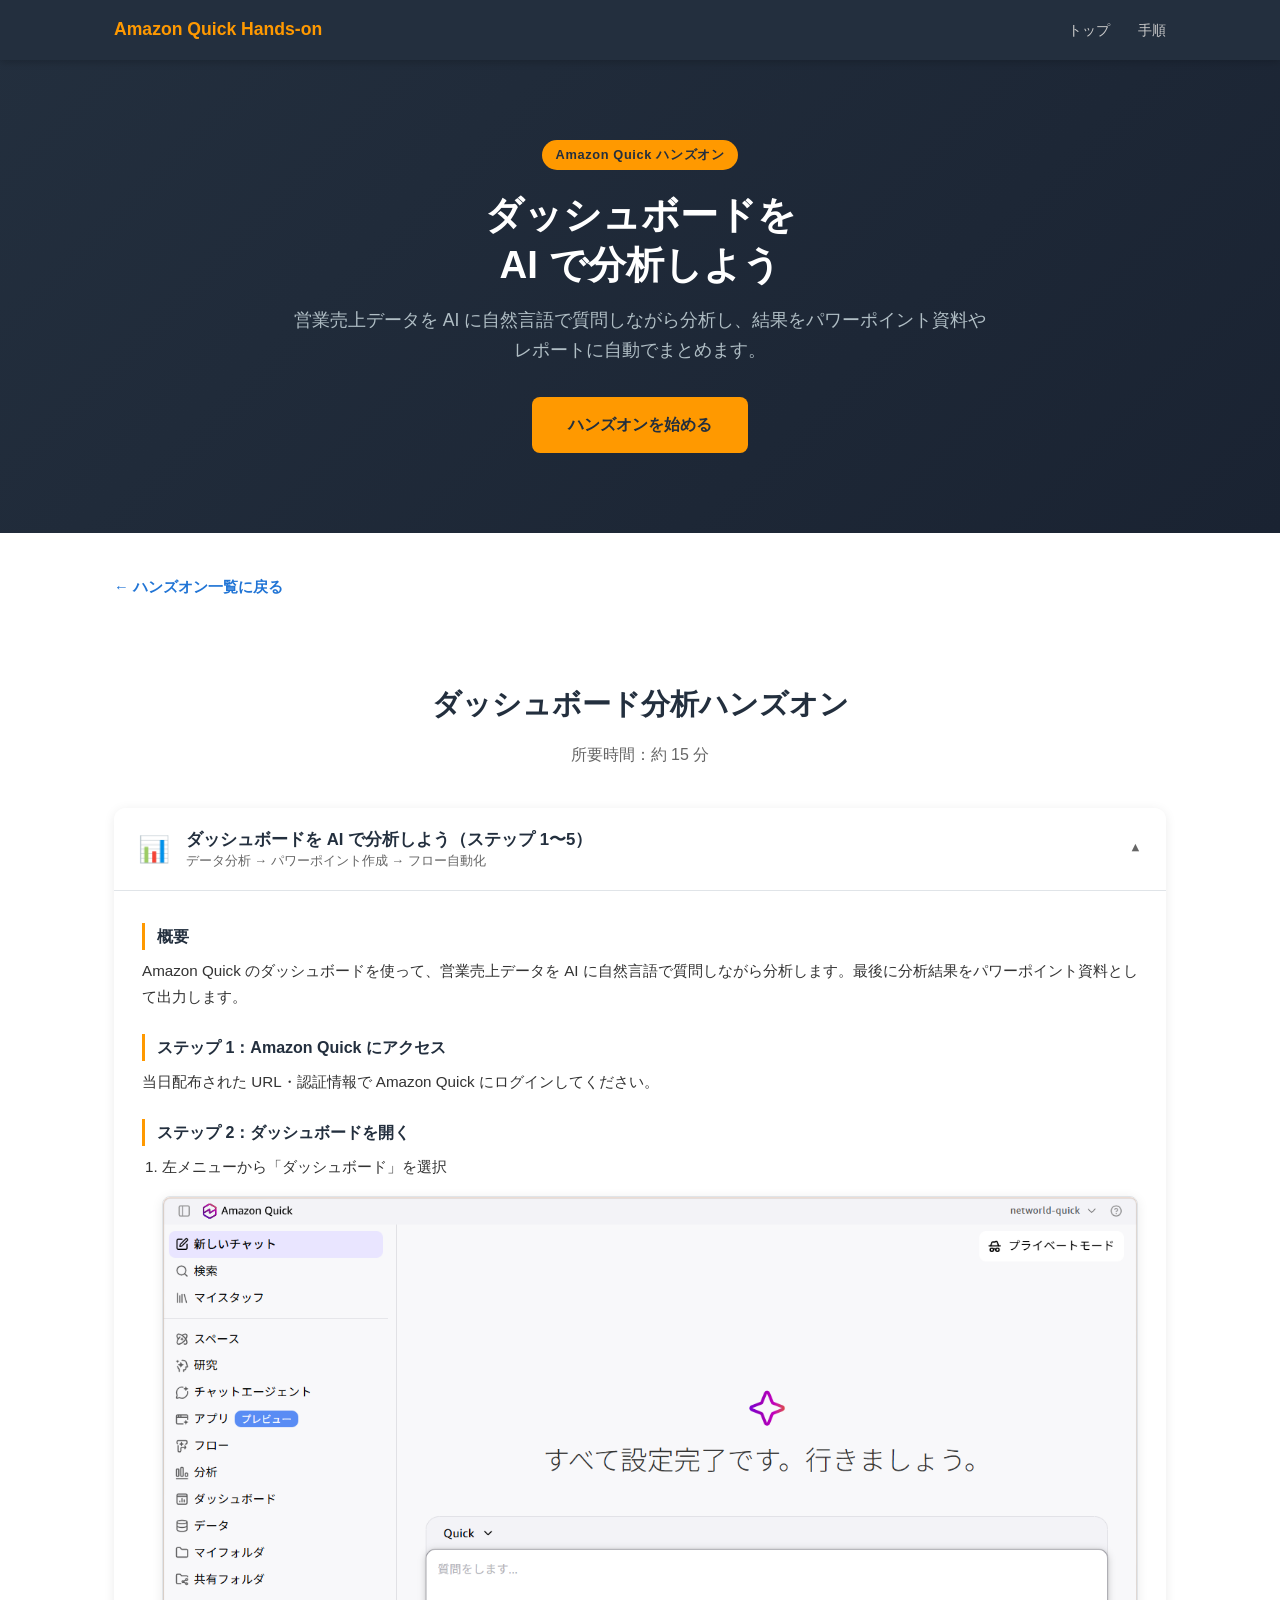
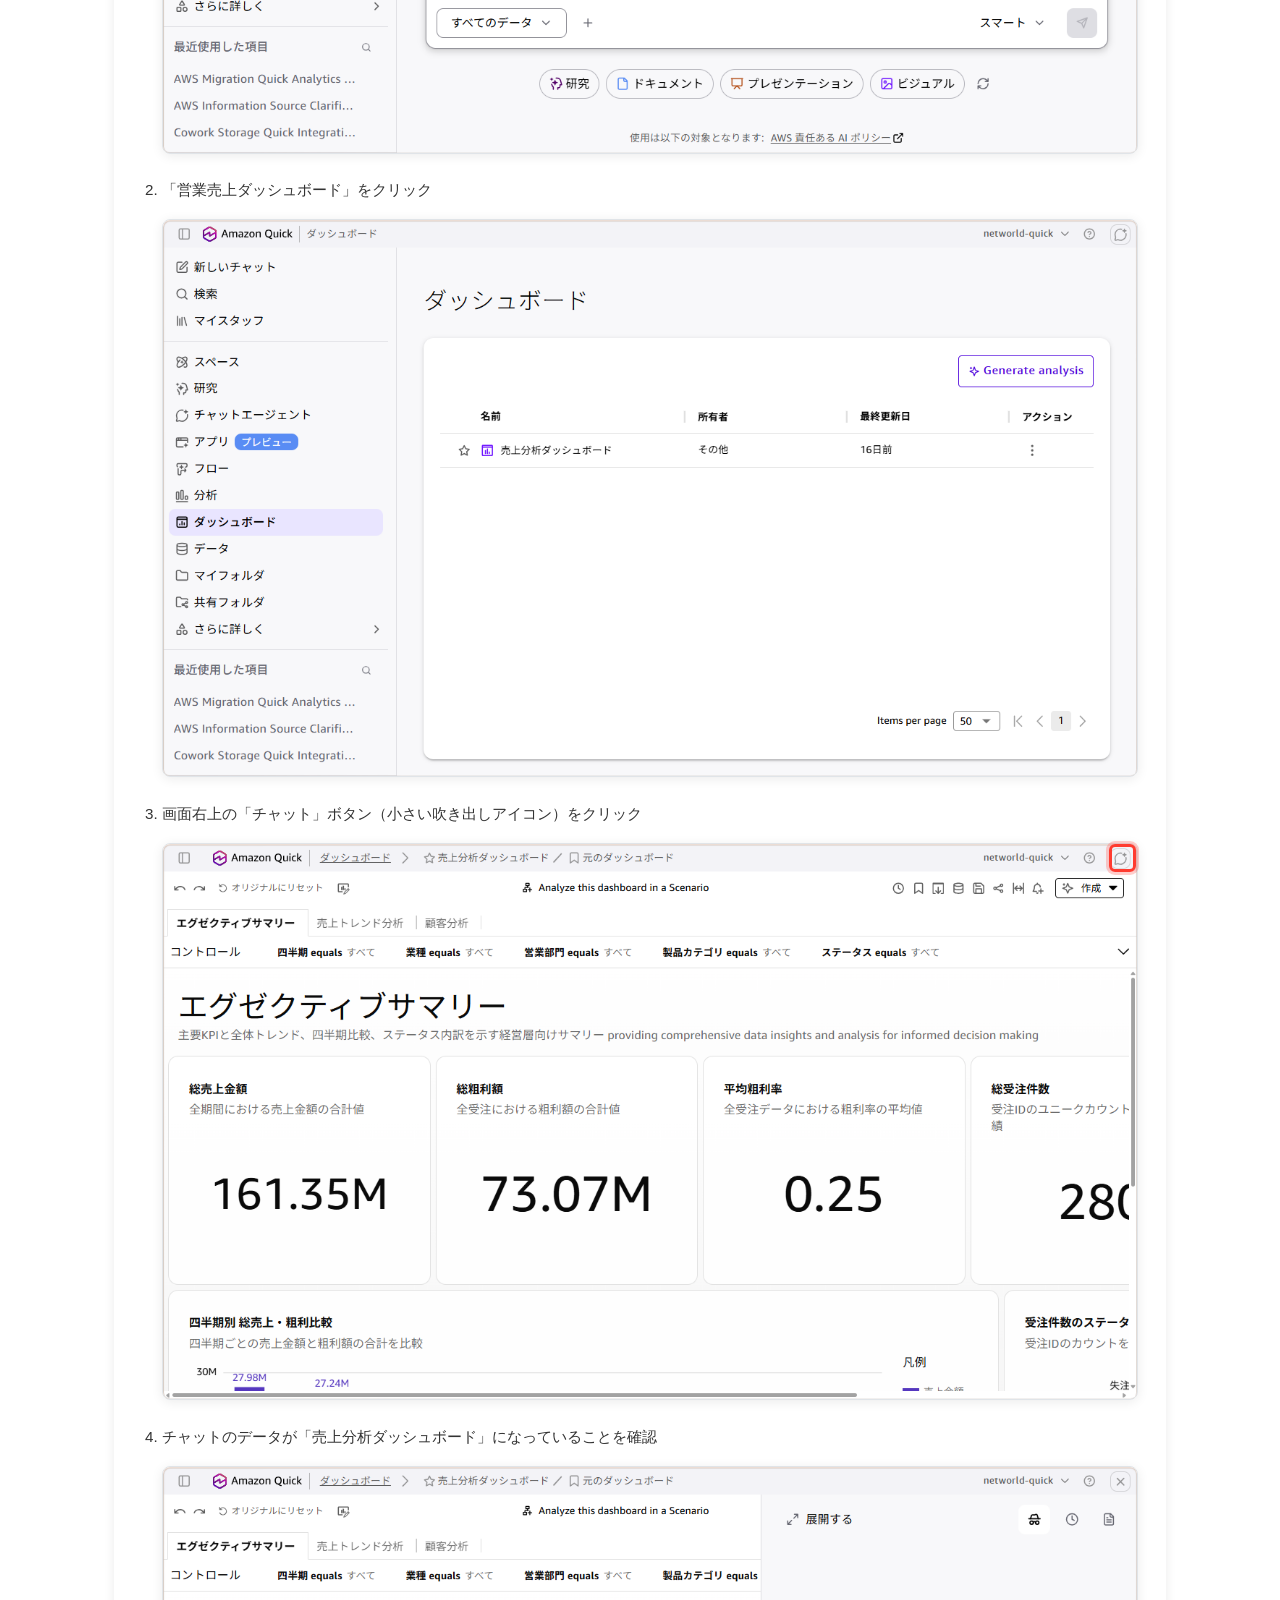
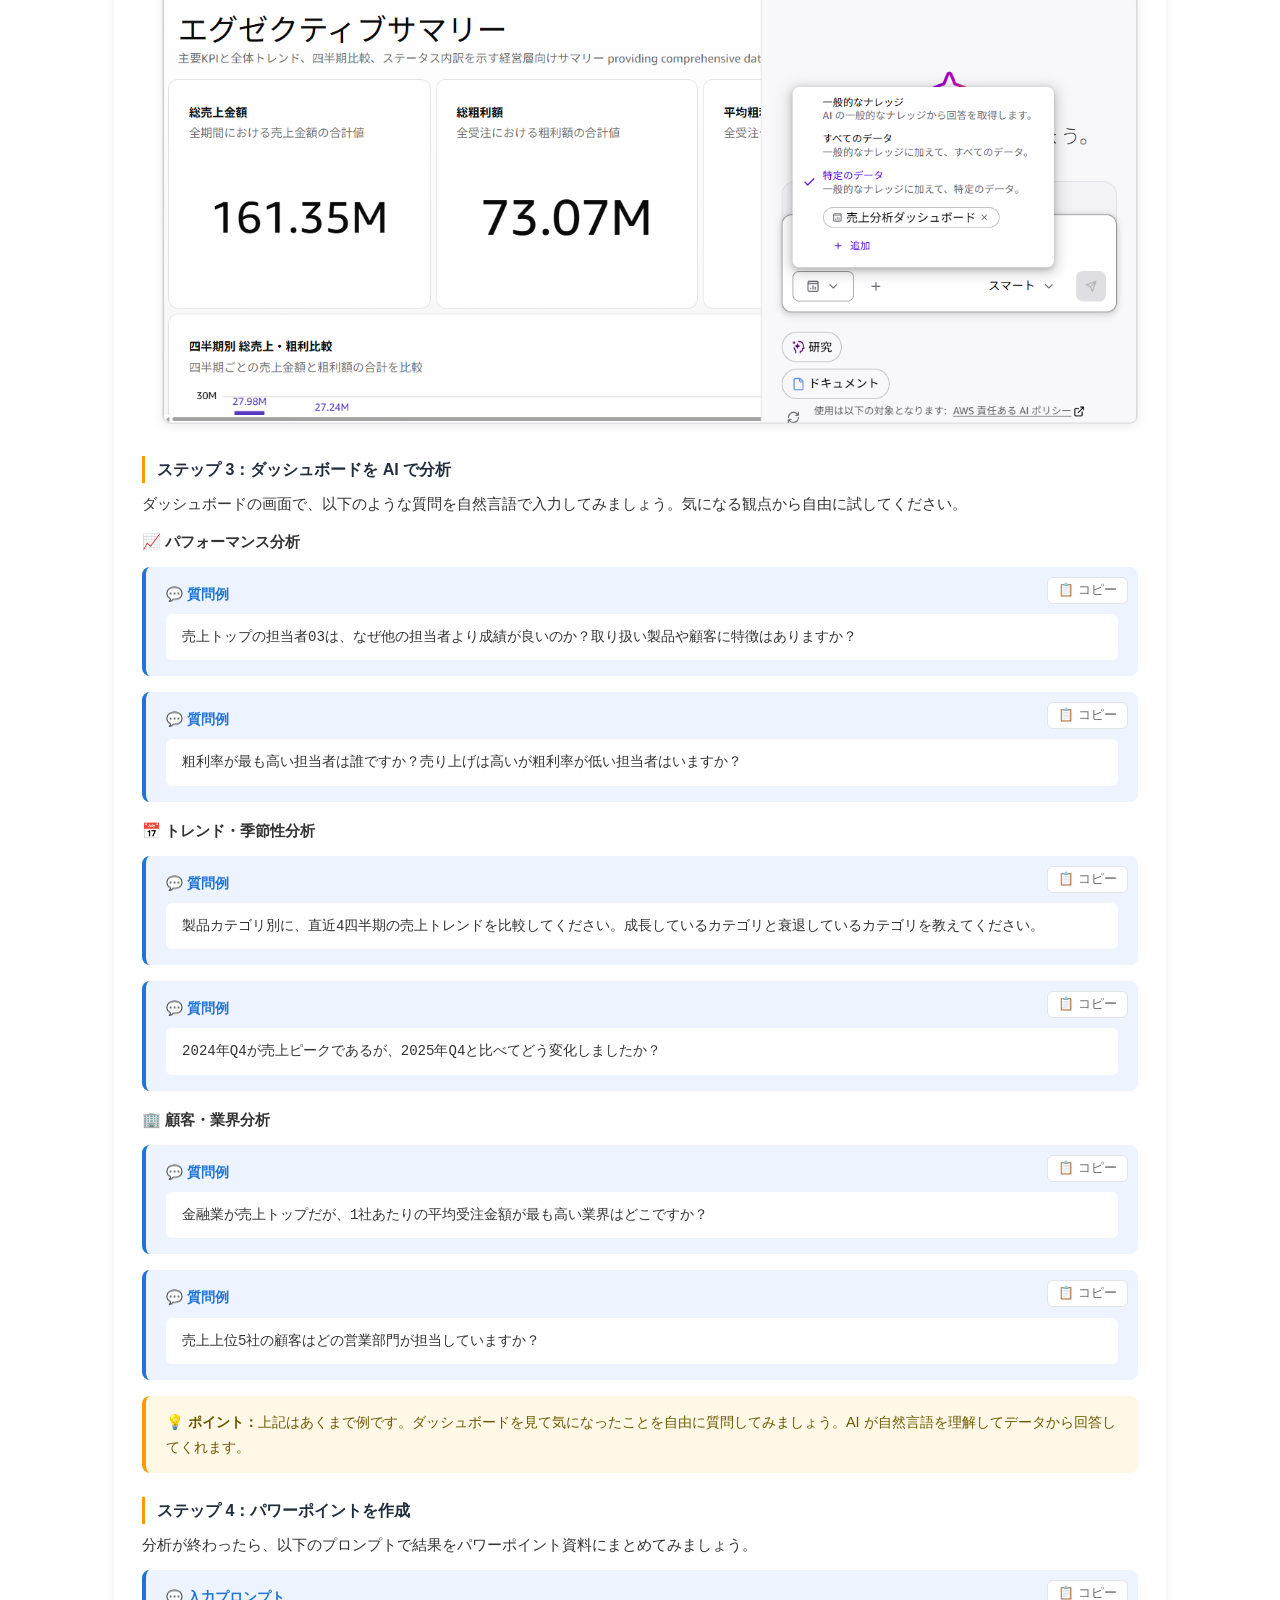
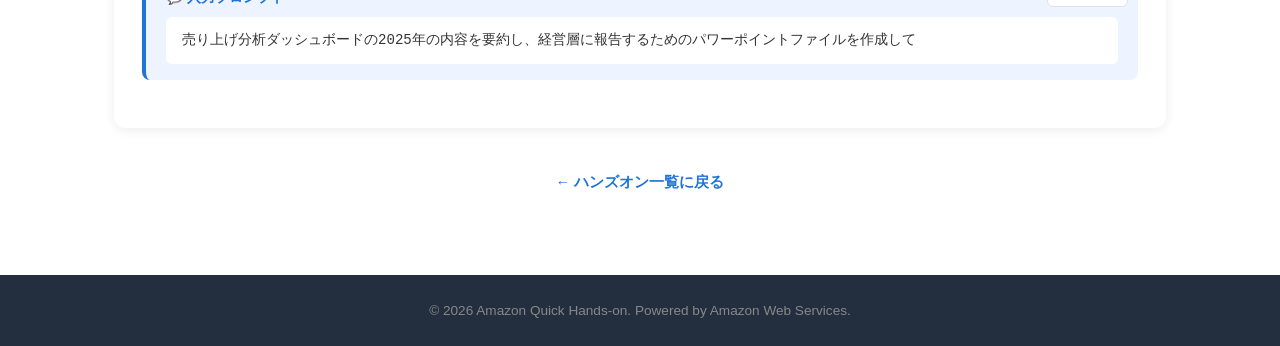
<file: quick-dashboard-handson.html>
<!DOCTYPE html>
<html lang="ja">
<head>
  <meta charset="UTF-8">
  <meta name="viewport" content="width=device-width, initial-scale=1.0">
  <title>Amazon Quick ハンズオン｜ダッシュボードを AI で分析しよう</title>
  <link rel="stylesheet" href="css/style.css">
</head>
<body>

  <!-- ナビゲーション -->
  <nav class="navbar">
    <div class="nav-inner">
      <span class="nav-logo">Amazon Quick Hands-on</span>
      <ul class="nav-links">
        <li><a href="index.html">トップ</a></li>
        <li><a href="#handson">手順</a></li>
      </ul>
    </div>
  </nav>

  <!-- ヒーロー -->
  <header class="hero">
    <div class="hero-inner">
      <p class="hero-tag">Amazon Quick ハンズオン</p>
      <h1>ダッシュボードを<br>AI で分析しよう</h1>
      <p class="hero-desc">営業売上データを AI に自然言語で質問しながら分析し、結果をパワーポイント資料やレポートに自動でまとめます。</p>
      <a href="#handson" class="btn-primary">ハンズオンを始める</a>
    </div>
  </header>

  <!-- 戻るリンク -->
  <div class="section" style="padding-top: 40px; padding-bottom: 0;">
    <a href="index.html#handson" class="back-link">← ハンズオン一覧に戻る</a>
  </div>

  <!-- ハンズオン手順 -->
  <section id="handson" class="section">
    <h2 class="section-title">ダッシュボード分析ハンズオン</h2>
    <p class="section-desc">所要時間：約 15 分</p>

    <div class="accordion">
      <button class="accordion-btn" aria-expanded="true">
        <span class="accordion-icon">📊</span>
        <span class="accordion-label">
          <strong>ダッシュボードを AI で分析しよう（ステップ 1〜5）</strong>
          <small>データ分析 → パワーポイント作成 → フロー自動化</small>
        </span>
        <span class="accordion-arrow">▼</span>
      </button>
      <div class="accordion-content">
        <div class="handson-body">

          <h4>概要</h4>
          <p>Amazon Quick のダッシュボードを使って、営業売上データを AI に自然言語で質問しながら分析します。最後に分析結果をパワーポイント資料として出力します。</p>

          <h4>ステップ 1：Amazon Quick にアクセス</h4>
          <p>当日配布された URL・認証情報で Amazon Quick にログインしてください。</p>

          <h4>ステップ 2：ダッシュボードを開く</h4>
          <ol>
            <li>左メニューから「ダッシュボード」を選択
              <div class="screenshot">
                <img src="images/dashboard-step2-1-open-dashboards.png" alt="左メニューからダッシュボードを選択するスクリーンショット" width="1346" height="768">
              </div>
            </li>
            <li>「営業売上ダッシュボード」をクリック
              <div class="screenshot">
                <img src="images/dashboard-step2-2-open-sales-dashboard.png" alt="営業売上ダッシュボードを開くスクリーンショット" width="1346" height="768">
              </div>
            </li>
            <li>画面右上の「チャット」ボタン（小さい吹き出しアイコン）をクリック
              <div class="screenshot">
                <div class="img-annotate">
                  <img src="images/dashboard-step2-3-chat-button.png" alt="チャットボタンの位置を示すスクリーンショット" width="1346" height="768">
                  <span class="click-box" style="top:0.3%; left:97%; width:2.8%; height:5%;"></span>
                </div>
              </div>
            </li>
            <li>チャットのデータが「売上分析ダッシュボード」になっていることを確認
              <div class="screenshot">
                <img src="images/dashboard-step2-4-check-data.png" alt="チャットのデータソース確認のスクリーンショット" width="1346" height="768">
              </div>
            </li>
          </ol>

          <h4>ステップ 3：ダッシュボードを AI で分析</h4>
          <p>ダッシュボードの画面で、以下のような質問を自然言語で入力してみましょう。気になる観点から自由に試してください。</p>

          <p><strong>📈 パフォーマンス分析</strong></p>
          <div class="prompt-box">
            <button class="prompt-copy-btn" title="コピー">📋 コピー</button>
            <div class="prompt-label">💬 質問例</div>
            <pre><code>売上トップの担当者03は、なぜ他の担当者より成績が良いのか？取り扱い製品や顧客に特徴はありますか？</code></pre>
          </div>
          <div class="prompt-box">
            <button class="prompt-copy-btn" title="コピー">📋 コピー</button>
            <div class="prompt-label">💬 質問例</div>
            <pre><code>粗利率が最も高い担当者は誰ですか？売り上げは高いが粗利率が低い担当者はいますか？</code></pre>
          </div>

          <p><strong>📅 トレンド・季節性分析</strong></p>
          <div class="prompt-box">
            <button class="prompt-copy-btn" title="コピー">📋 コピー</button>
            <div class="prompt-label">💬 質問例</div>
            <pre><code>製品カテゴリ別に、直近4四半期の売上トレンドを比較してください。成長しているカテゴリと衰退しているカテゴリを教えてください。</code></pre>
          </div>
          <div class="prompt-box">
            <button class="prompt-copy-btn" title="コピー">📋 コピー</button>
            <div class="prompt-label">💬 質問例</div>
            <pre><code>2024年Q4が売上ピークであるが、2025年Q4と比べてどう変化しましたか？</code></pre>
          </div>

          <p><strong>🏢 顧客・業界分析</strong></p>
          <div class="prompt-box">
            <button class="prompt-copy-btn" title="コピー">📋 コピー</button>
            <div class="prompt-label">💬 質問例</div>
            <pre><code>金融業が売上トップだが、1社あたりの平均受注金額が最も高い業界はどこですか？</code></pre>
          </div>
          <div class="prompt-box">
            <button class="prompt-copy-btn" title="コピー">📋 コピー</button>
            <div class="prompt-label">💬 質問例</div>
            <pre><code>売上上位5社の顧客はどの営業部門が担当していますか？</code></pre>
          </div>

          <div class="tip-box">
            <strong>💡 ポイント：</strong>上記はあくまで例です。ダッシュボードを見て気になったことを自由に質問してみましょう。AI が自然言語を理解してデータから回答してくれます。
          </div>

          <h4>ステップ 4：パワーポイントを作成</h4>
          <p>分析が終わったら、以下のプロンプトで結果をパワーポイント資料にまとめてみましょう。</p>
          <div class="prompt-box">
            <button class="prompt-copy-btn" title="コピー">📋 コピー</button>
            <div class="prompt-label">💬 入力プロンプト</div>
            <pre><code>売り上げ分析ダッシュボードの2025年の内容を要約し、経営層に報告するためのパワーポイントファイルを作成して</code></pre>
          </div>

        </div>
      </div>
    </div>

    <div style="text-align:center; margin-top: 40px;">
      <a href="index.html#handson" class="back-link">← ハンズオン一覧に戻る</a>
    </div>
  </section>

  <!-- フッター -->
  <footer class="footer">
    <p>&copy; 2026 Amazon Quick Hands-on. Powered by Amazon Web Services.</p>
  </footer>

  <script>
    // ===== アコーディオン =====
    document.querySelectorAll('.accordion-btn').forEach(btn => {
      btn.addEventListener('click', () => {
        const expanded = btn.getAttribute('aria-expanded') === 'true';
        btn.setAttribute('aria-expanded', !expanded);
      });
    });

    // ===== スムーススクロール =====
    document.querySelectorAll('a[href^="#"]').forEach(a => {
      a.addEventListener('click', e => {
        const href = a.getAttribute('href');
        if (!href.startsWith('#')) return;
        e.preventDefault();
        const target = document.querySelector(href);
        if (target) target.scrollIntoView({ behavior: 'smooth', block: 'start' });
      });
    });

    // ===== プロンプトボックスのコピーボタン =====
    document.querySelectorAll('.prompt-copy-btn').forEach(btn => {
      btn.addEventListener('click', () => {
        const box = btn.closest('.prompt-box');
        const code = box.querySelector('code');
        if (code) {
          navigator.clipboard.writeText(code.textContent).then(() => {
            btn.textContent = '✅ コピー済み';
            setTimeout(() => btn.textContent = '📋 コピー', 1500);
          });
        }
      });
    });
  </script>

</body>
</html>
</file>
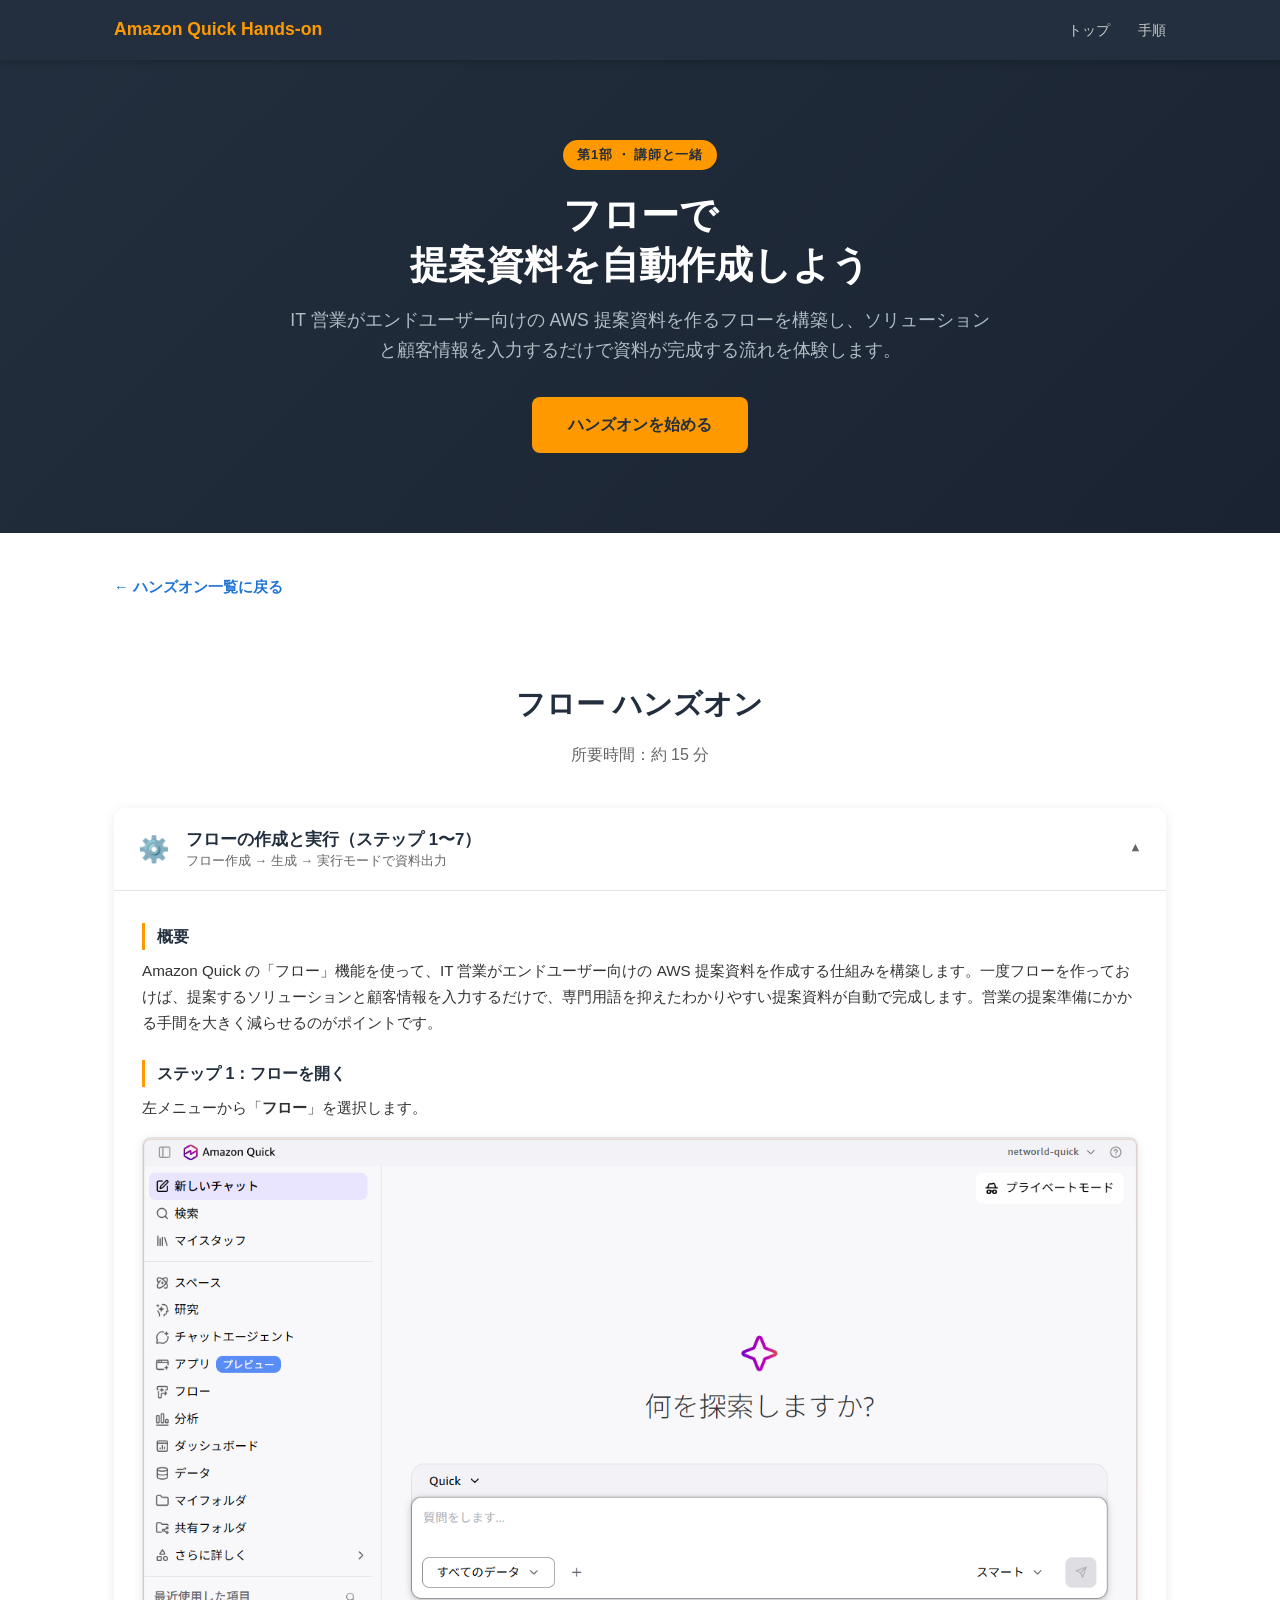
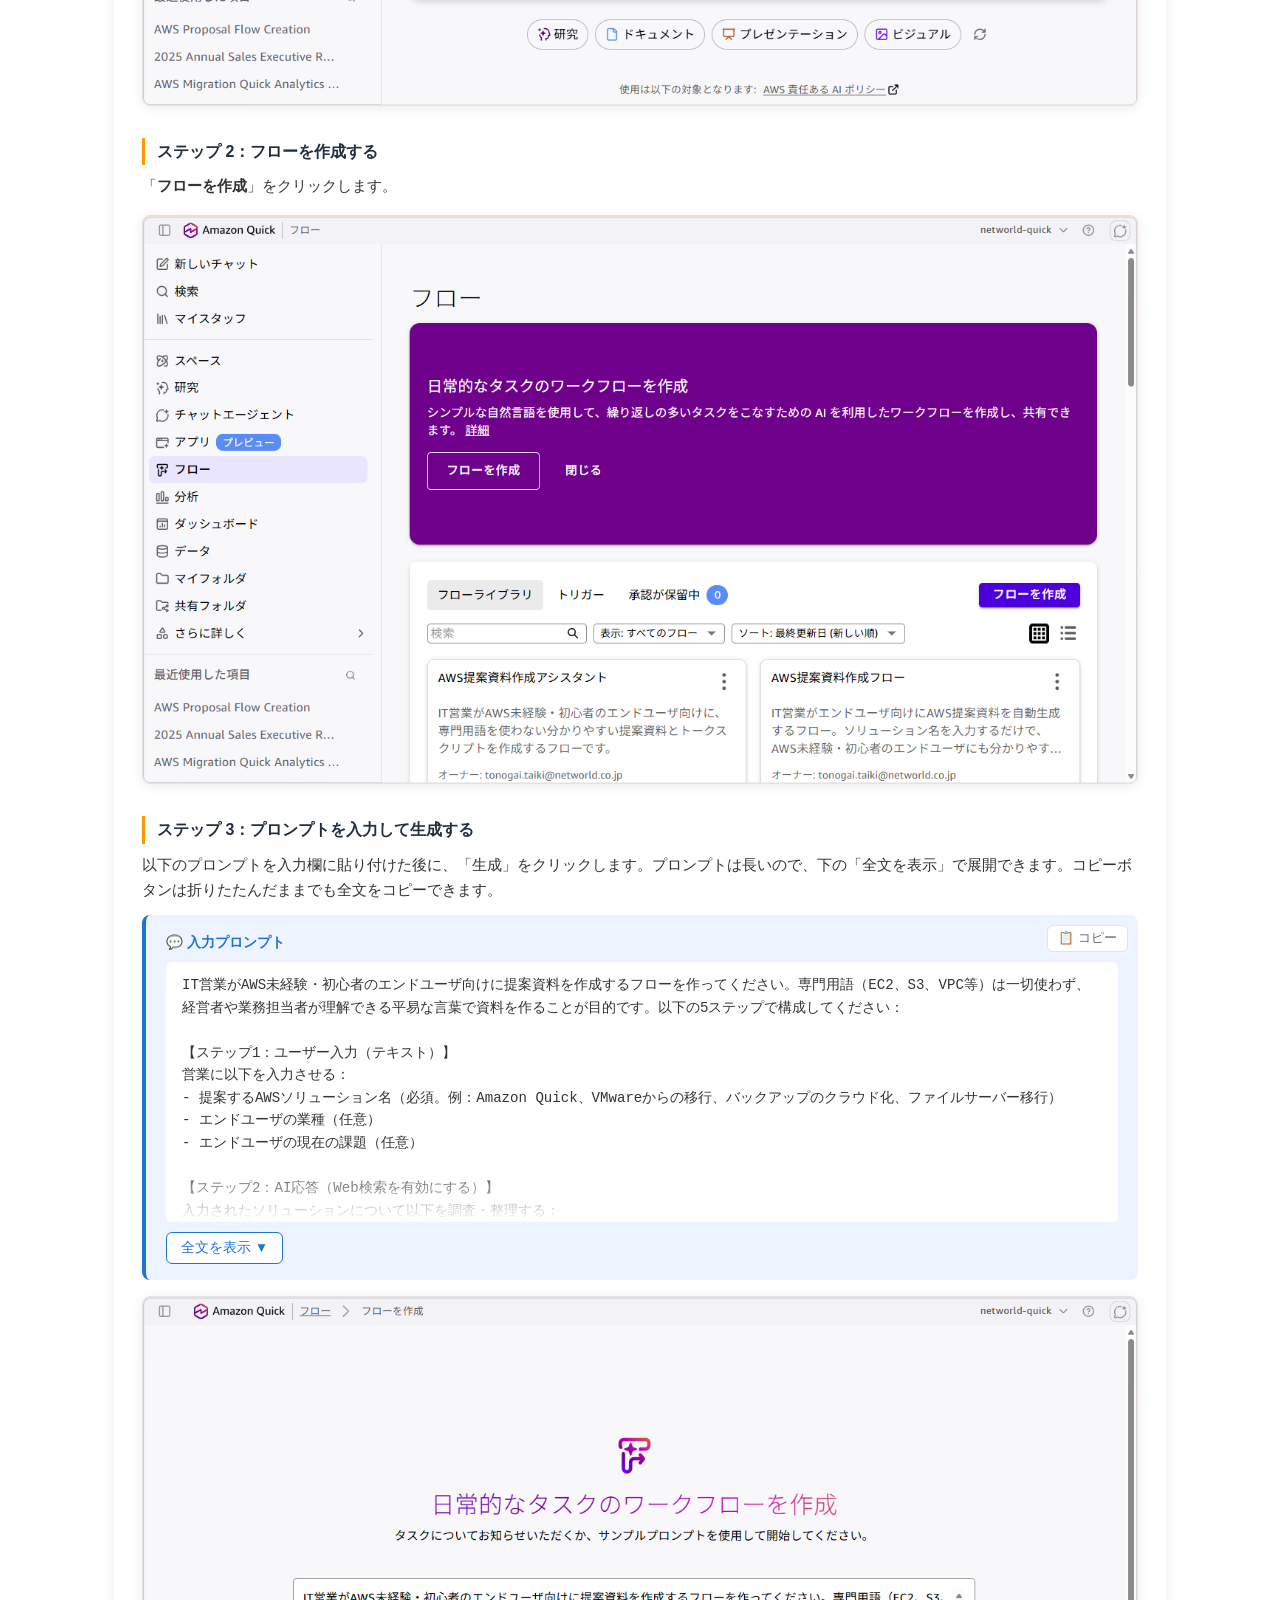
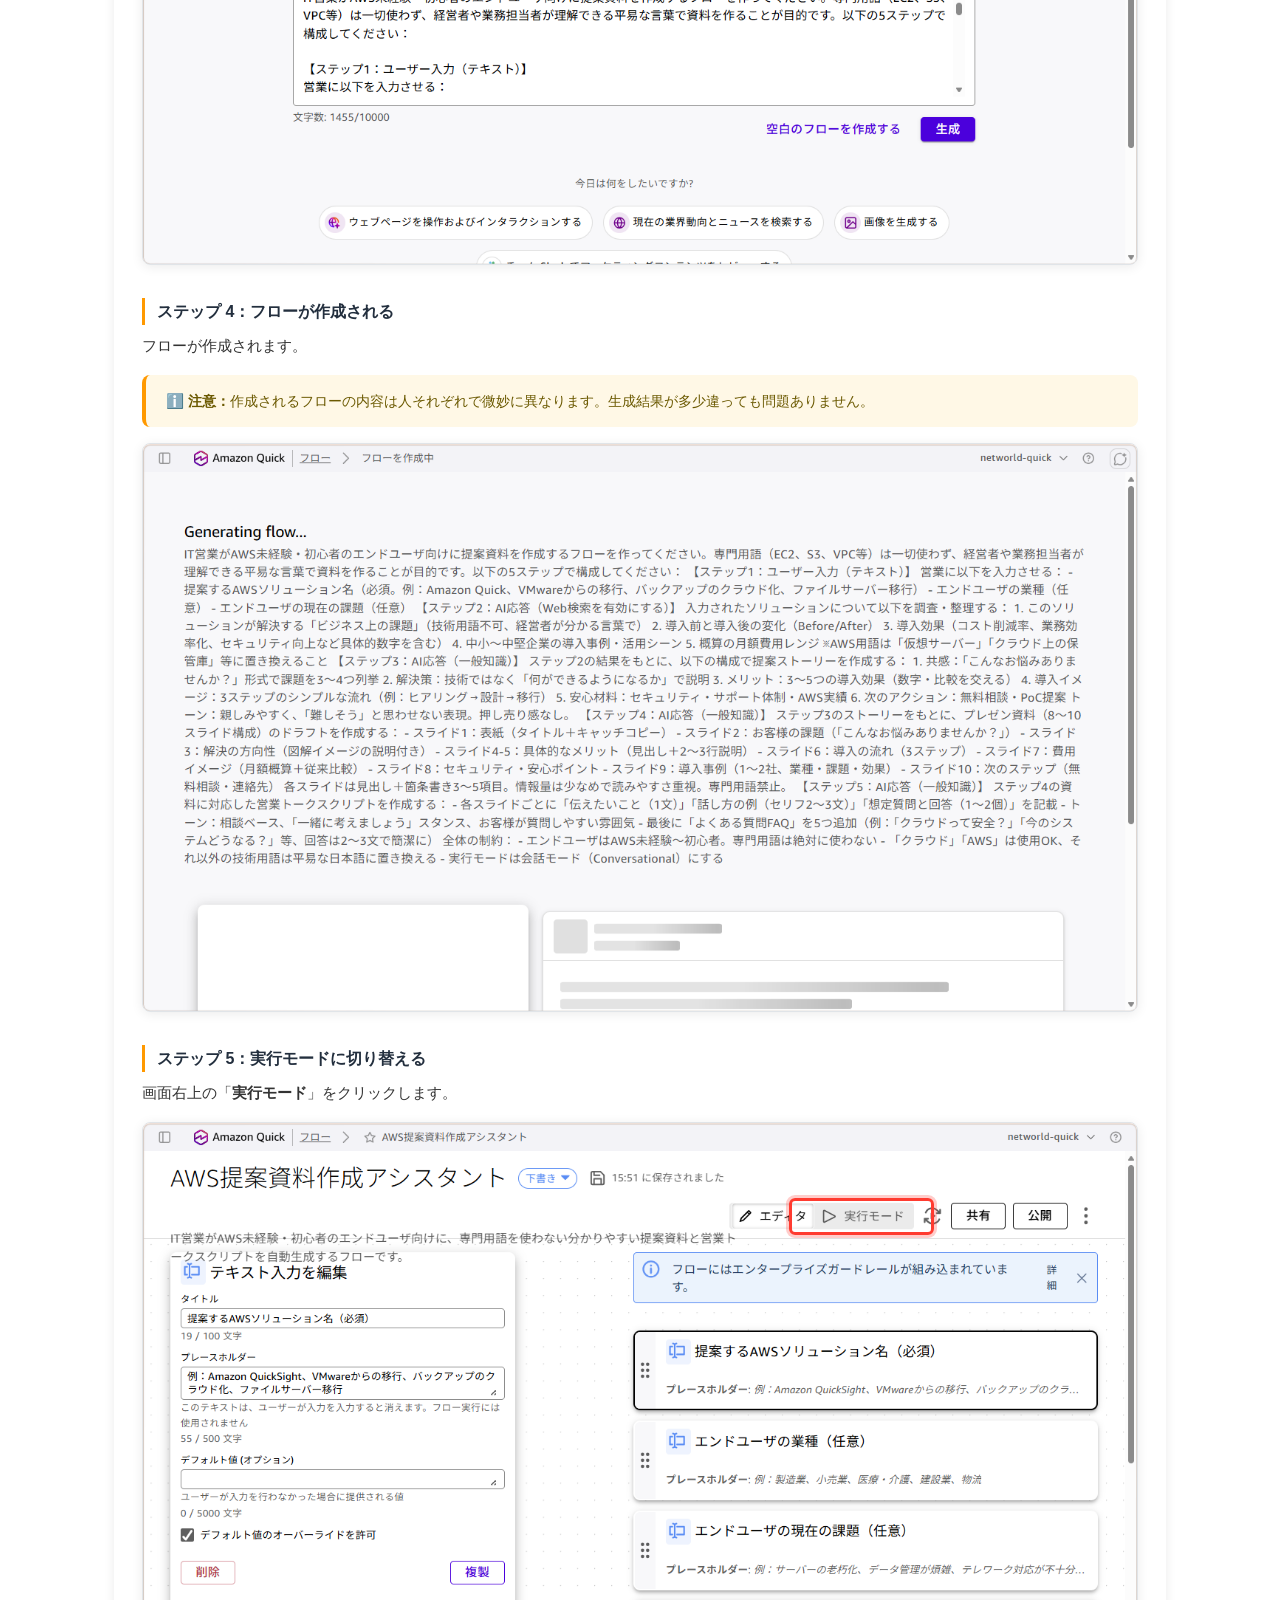
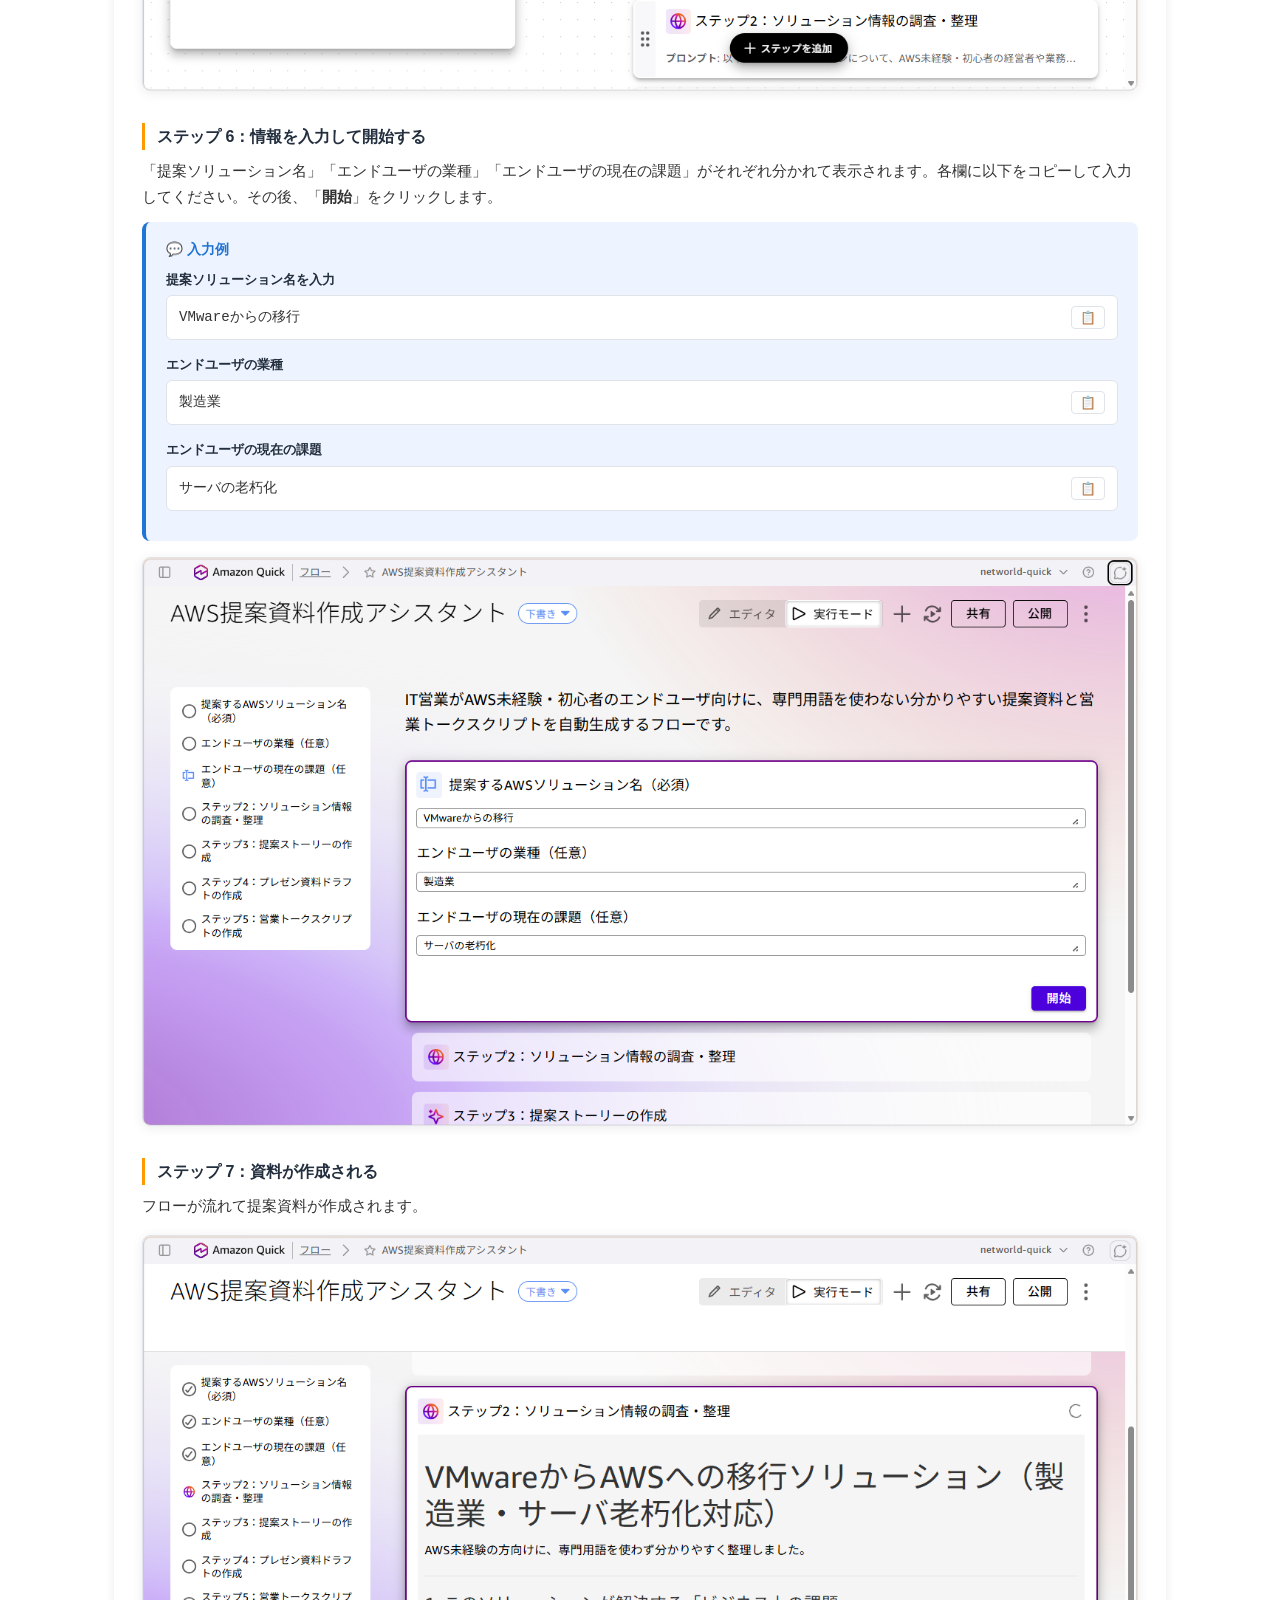
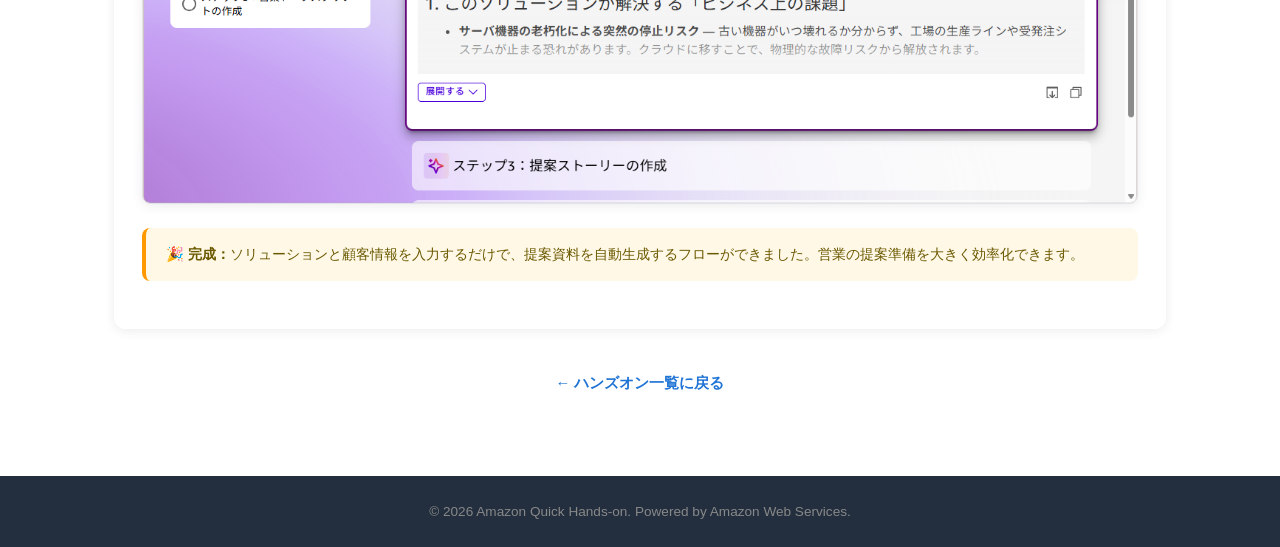
<file: quick-flow-handson.html>
<!DOCTYPE html>
<html lang="ja">
<head>
  <meta charset="UTF-8">
  <meta name="viewport" content="width=device-width, initial-scale=1.0">
  <title>Amazon Quick ハンズオン｜フローで提案資料を自動作成</title>
  <link rel="stylesheet" href="css/style.css">
</head>
<body>

  <nav class="navbar">
    <div class="nav-inner">
      <span class="nav-logo">Amazon Quick Hands-on</span>
      <ul class="nav-links">
        <li><a href="index.html">トップ</a></li>
        <li><a href="#steps">手順</a></li>
      </ul>
    </div>
  </nav>

  <header class="hero">
    <div class="hero-inner">
      <p class="hero-tag">第1部 ・ 講師と一緒</p>
      <h1>フローで<br>提案資料を自動作成しよう</h1>
      <p class="hero-desc">IT 営業がエンドユーザー向けの AWS 提案資料を作るフローを構築し、ソリューションと顧客情報を入力するだけで資料が完成する流れを体験します。</p>
      <a href="#steps" class="btn-primary">ハンズオンを始める</a>
    </div>
  </header>

  <div class="section" style="padding-top: 40px; padding-bottom: 0;">
    <a href="index.html#handson" class="back-link">← ハンズオン一覧に戻る</a>
  </div>

  <section id="steps" class="section">
    <h2 class="section-title">フロー ハンズオン</h2>
    <p class="section-desc">所要時間：約 15 分</p>

    <div class="accordion">
      <button class="accordion-btn" aria-expanded="true">
        <span class="accordion-icon">⚙️</span>
        <span class="accordion-label">
          <strong>フローの作成と実行（ステップ 1〜7）</strong>
          <small>フロー作成 → 生成 → 実行モードで資料出力</small>
        </span>
        <span class="accordion-arrow">▼</span>
      </button>
      <div class="accordion-content">
        <div class="handson-body">

          <h4>概要</h4>
          <p>Amazon Quick の「フロー」機能を使って、IT 営業がエンドユーザー向けの AWS 提案資料を作成する仕組みを構築します。一度フローを作っておけば、提案するソリューションと顧客情報を入力するだけで、専門用語を抑えたわかりやすい提案資料が自動で完成します。営業の提案準備にかかる手間を大きく減らせるのがポイントです。</p>

          <h4>ステップ 1：フローを開く</h4>
          <p>左メニューから「<strong>フロー</strong>」を選択します。</p>
          <div class="screenshot">
            <img src="images/flow/flow-step1-select-flow.png" alt="左メニューから「フロー」を選択" width="1346" height="768">
          </div>

          <h4>ステップ 2：フローを作成する</h4>
          <p>「<strong>フローを作成</strong>」をクリックします。</p>
          <div class="screenshot">
            <img src="images/flow/flow-step2-create-flow.png" alt="「フローを作成」をクリック" width="1346" height="768">
          </div>

          <h4>ステップ 3：プロンプトを入力して生成する</h4>
          <p>以下のプロンプトを入力欄に貼り付けた後に、「生成」をクリックします。プロンプトは長いので、下の「全文を表示」で展開できます。コピーボタンは折りたたんだままでも全文をコピーできます。</p>
          <div class="prompt-box prompt-collapsible">
            <button class="prompt-copy-btn" title="コピー">📋 コピー</button>
            <div class="prompt-label">💬 入力プロンプト</div>
            <pre class="prompt-code"><code>IT営業がAWS未経験・初心者のエンドユーザ向けに提案資料を作成するフローを作ってください。専門用語（EC2、S3、VPC等）は一切使わず、経営者や業務担当者が理解できる平易な言葉で資料を作ることが目的です。以下の5ステップで構成してください：

【ステップ1：ユーザー入力（テキスト）】
営業に以下を入力させる：
- 提案するAWSソリューション名（必須。例：Amazon Quick、VMwareからの移行、バックアップのクラウド化、ファイルサーバー移行）
- エンドユーザの業種（任意）
- エンドユーザの現在の課題（任意）

【ステップ2：AI応答（Web検索を有効にする）】
入力されたソリューションについて以下を調査・整理する：
1. このソリューションが解決する「ビジネス上の課題」（技術用語不可、経営者が分かる言葉で）
2. 導入前と導入後の変化（Before/After）
3. 導入効果（コスト削減率、業務効率化、セキュリティ向上など具体的数字を含む）
4. 中小〜中堅企業の導入事例・活用シーン
5. 概算の月額費用レンジ
※AWS用語は「仮想サーバー」「クラウド上の保管庫」等に置き換えること

【ステップ3：AI応答（一般知識）】
ステップ2の結果をもとに、以下の構成で提案ストーリーを作成する：
1. 共感：「こんなお悩みありませんか？」形式で課題を3〜4つ列挙
2. 解決策：技術ではなく「何ができるようになるか」で説明
3. メリット：3〜5つの導入効果（数字・比較を交える）
4. 導入イメージ：3ステップのシンプルな流れ（例：ヒアリング→設計→移行）
5. 安心材料：セキュリティ・サポート体制・AWS実績
6. 次のアクション：無料相談・PoC提案
トーン：親しみやすく、「難しそう」と思わせない表現。押し売り感なし。

【ステップ4：AI応答（一般知識）】
ステップ3のストーリーをもとに、プレゼン資料（8〜10スライド構成）のドラフトを作成する：
- スライド1：表紙（タイトル＋キャッチコピー）
- スライド2：お客様の課題（「こんなお悩みありませんか？」）
- スライド3：解決の方向性（図解イメージの説明付き）
- スライド4-5：具体的なメリット（見出し＋2〜3行説明）
- スライド6：導入の流れ（3ステップ）
- スライド7：費用イメージ（月額概算＋従来比較）
- スライド8：セキュリティ・安心ポイント
- スライド9：導入事例（1〜2社、業種・課題・効果）
- スライド10：次のステップ（無料相談・連絡先）
各スライドは見出し＋箇条書き3〜5項目。情報量は少なめで読みやすさ重視。専門用語禁止。

【ステップ5：AI応答（一般知識）】
ステップ4の資料に対応した営業トークスクリプトを作成する：
- 各スライドごとに「伝えたいこと（1文）」「話し方の例（セリフ2〜3文）」「想定質問と回答（1〜2個）」を記載
- トーン：相談ベース、「一緒に考えましょう」スタンス、お客様が質問しやすい雰囲気
- 最後に「よくある質問FAQ」を5つ追加（例：「クラウドって安全？」「今のシステムどうなる？」等、回答は2〜3文で簡潔に）

全体の制約：
- エンドユーザはAWS未経験〜初心者。専門用語は絶対に使わない
- 「クラウド」「AWS」は使用OK、それ以外の技術用語は平易な日本語に置き換える
- 実行モードは会話モード（Conversational）にする</code></pre>
            <button class="prompt-toggle-btn" aria-expanded="false">全文を表示 ▼</button>
          </div>
          <div class="screenshot">
            <img src="images/flow/flow-step3-prompt.png" alt="プロンプトを入力" width="1346" height="768">
          </div>

          <h4>ステップ 4：フローが作成される</h4>
          <p>フローが作成されます。</p>
          <div class="tip-box">
            <strong>ℹ️ 注意：</strong>作成されるフローの内容は人それぞれで微妙に異なります。生成結果が多少違っても問題ありません。
          </div>
          <div class="screenshot">
            <img src="images/flow/flow-step4-generated.png" alt="「生成」をクリックしてフローが作成された状態" width="1346" height="768">
          </div>

          <h4>ステップ 5：実行モードに切り替える</h4>
          <p>画面右上の「<strong>実行モード</strong>」をクリックします。</p>
          <div class="screenshot">
            <div class="img-annotate">
              <img src="images/flow/flow-step5-run-mode.png" alt="画面右上の「実行モード」をクリック" width="1346" height="768">
              <span class="click-box" style="top:13.5%; left:65%; width:14.5%; height:6.5%;"></span>
            </div>
          </div>

          <h4>ステップ 6：情報を入力して開始する</h4>
          <p>「提案ソリューション名」「エンドユーザの業種」「エンドユーザの現在の課題」がそれぞれ分かれて表示されます。各欄に以下をコピーして入力してください。その後、「<strong>開始</strong>」をクリックします。</p>
          <div class="prompt-box">
            <div class="prompt-label">💬 入力例</div>
            <div class="copy-field">
              <div class="copy-field-label">提案ソリューション名を入力</div>
              <div class="copy-field-value">
                <span class="copy-field-text">VMwareからの移行</span>
                <button class="copy-field-btn" title="コピー">📋</button>
              </div>
            </div>
            <div class="copy-field">
              <div class="copy-field-label">エンドユーザの業種</div>
              <div class="copy-field-value">
                <span class="copy-field-text">製造業</span>
                <button class="copy-field-btn" title="コピー">📋</button>
              </div>
            </div>
            <div class="copy-field">
              <div class="copy-field-label">エンドユーザの現在の課題</div>
              <div class="copy-field-value">
                <span class="copy-field-text">サーバの老朽化</span>
                <button class="copy-field-btn" title="コピー">📋</button>
              </div>
            </div>
          </div>
          <div class="screenshot">
            <img src="images/flow/flow-step6-input.png" alt="提案ソリューション名と顧客情報を入力" width="1346" height="768">
          </div>

          <h4>ステップ 7：資料が作成される</h4>
          <p>フローが流れて提案資料が作成されます。</p>
          <div class="screenshot">
            <img src="images/flow/flow-step7-result.png" alt="「開始」をクリックしてフローが資料を作成した状態" width="1346" height="768">
          </div>

          <div class="tip-box">
            <strong>🎉 完成：</strong>ソリューションと顧客情報を入力するだけで、提案資料を自動生成するフローができました。営業の提案準備を大きく効率化できます。
          </div>

        </div>
      </div>
    </div>

    <div style="text-align:center; margin-top: 40px;">
      <a href="index.html#handson" class="back-link">← ハンズオン一覧に戻る</a>
    </div>
  </section>

  <footer class="footer">
    <p>&copy; 2026 Amazon Quick Hands-on. Powered by Amazon Web Services.</p>
  </footer>

  <script>
    document.querySelectorAll('.accordion-btn').forEach(btn => {
      btn.addEventListener('click', () => {
        const expanded = btn.getAttribute('aria-expanded') === 'true';
        btn.setAttribute('aria-expanded', !expanded);
      });
    });
    document.querySelectorAll('a[href^="#"]').forEach(a => {
      a.addEventListener('click', e => {
        const href = a.getAttribute('href');
        if (!href.startsWith('#')) return;
        e.preventDefault();
        const target = document.querySelector(href);
        if (target) target.scrollIntoView({ behavior: 'smooth', block: 'start' });
      });
    });
    document.querySelectorAll('.prompt-copy-btn').forEach(btn => {
      btn.addEventListener('click', () => {
        const code = btn.closest('.prompt-box').querySelector('code');
        if (code) navigator.clipboard.writeText(code.textContent).then(() => {
          btn.textContent = '✅ コピー済み';
          setTimeout(() => btn.textContent = '📋 コピー', 1500);
        });
      });
    });
    document.querySelectorAll('.copy-field-btn').forEach(btn => {
      btn.addEventListener('click', () => {
        const text = btn.closest('.copy-field-value').querySelector('.copy-field-text').textContent;
        navigator.clipboard.writeText(text).then(() => {
          btn.textContent = '✅';
          setTimeout(() => btn.textContent = '📋', 1500);
        });
      });
    });
    // 折りたたみプロンプトの開閉
    document.querySelectorAll('.prompt-toggle-btn').forEach(btn => {
      btn.addEventListener('click', () => {
        const box = btn.closest('.prompt-collapsible');
        const expanded = box.classList.toggle('expanded');
        btn.setAttribute('aria-expanded', expanded);
        btn.textContent = expanded ? '折りたたむ ▲' : '全文を表示 ▼';
      });
    });
  </script>

</body>
</html>
</file>
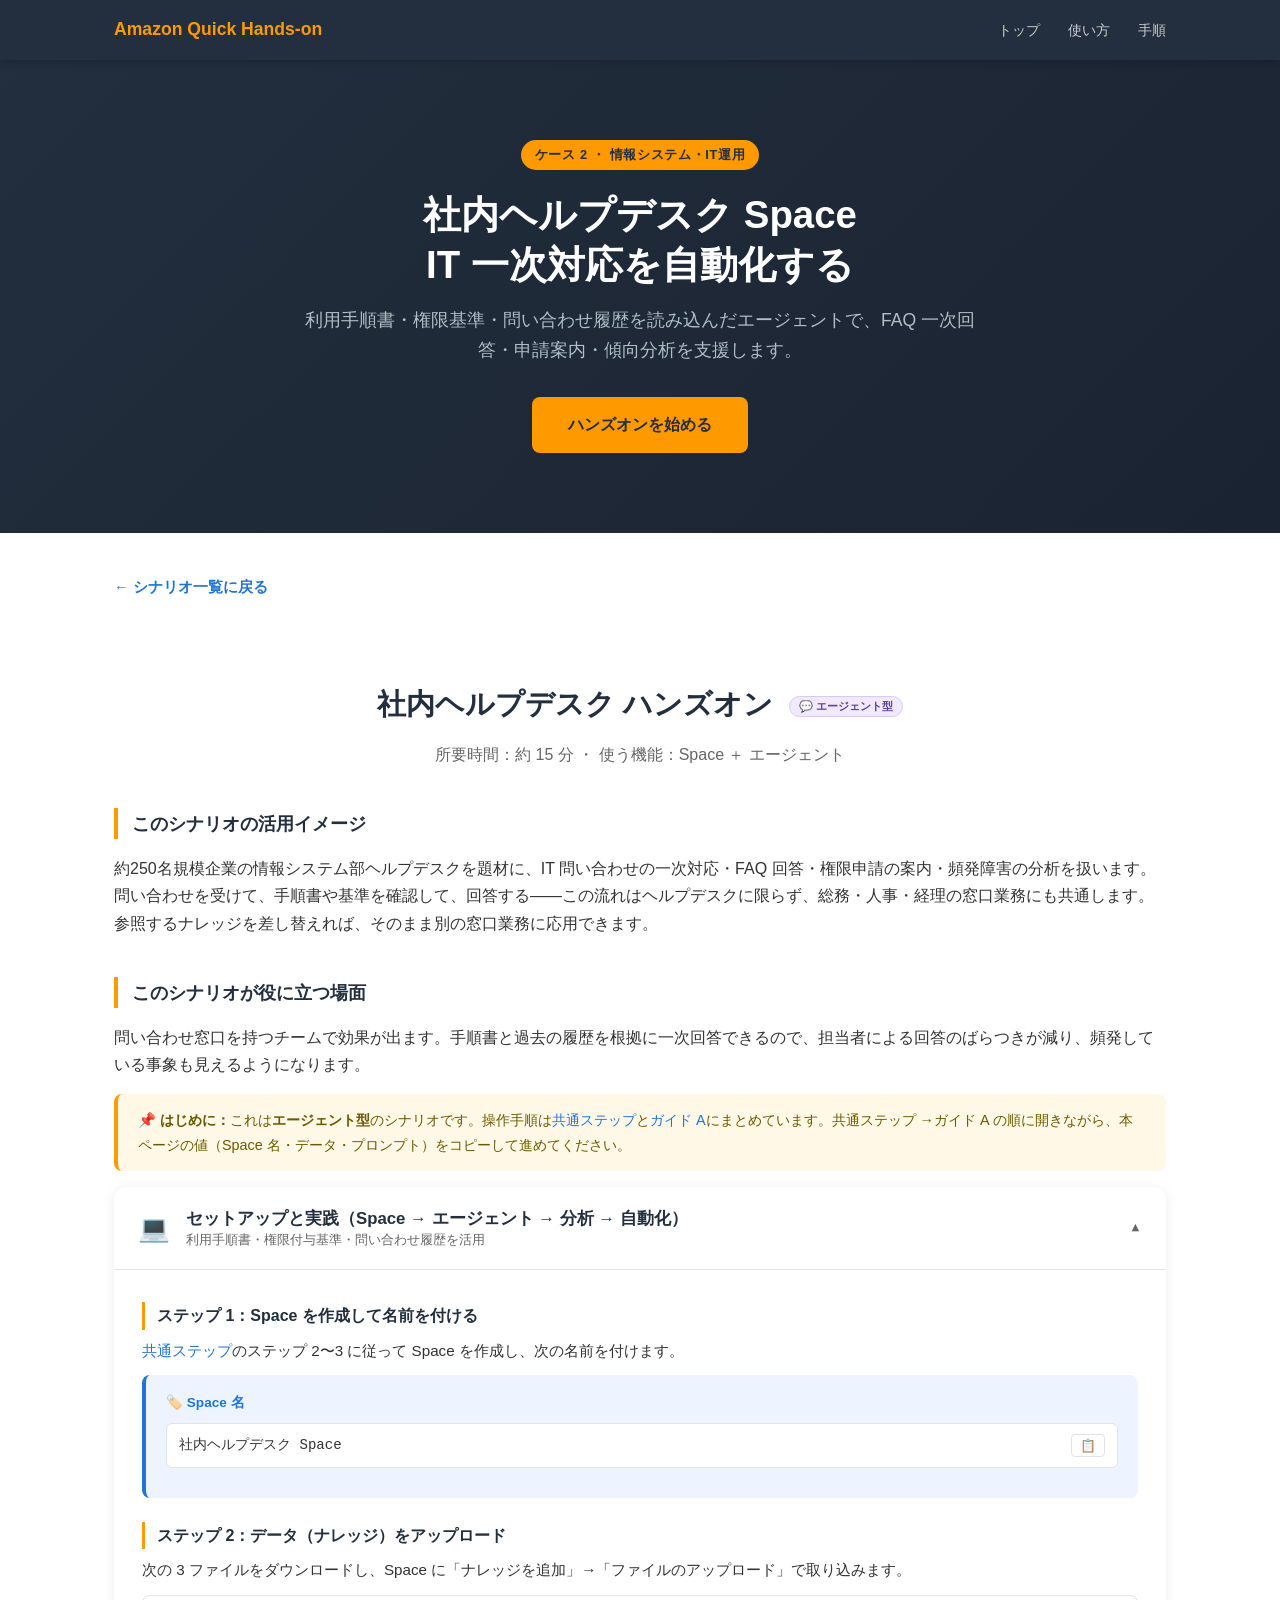
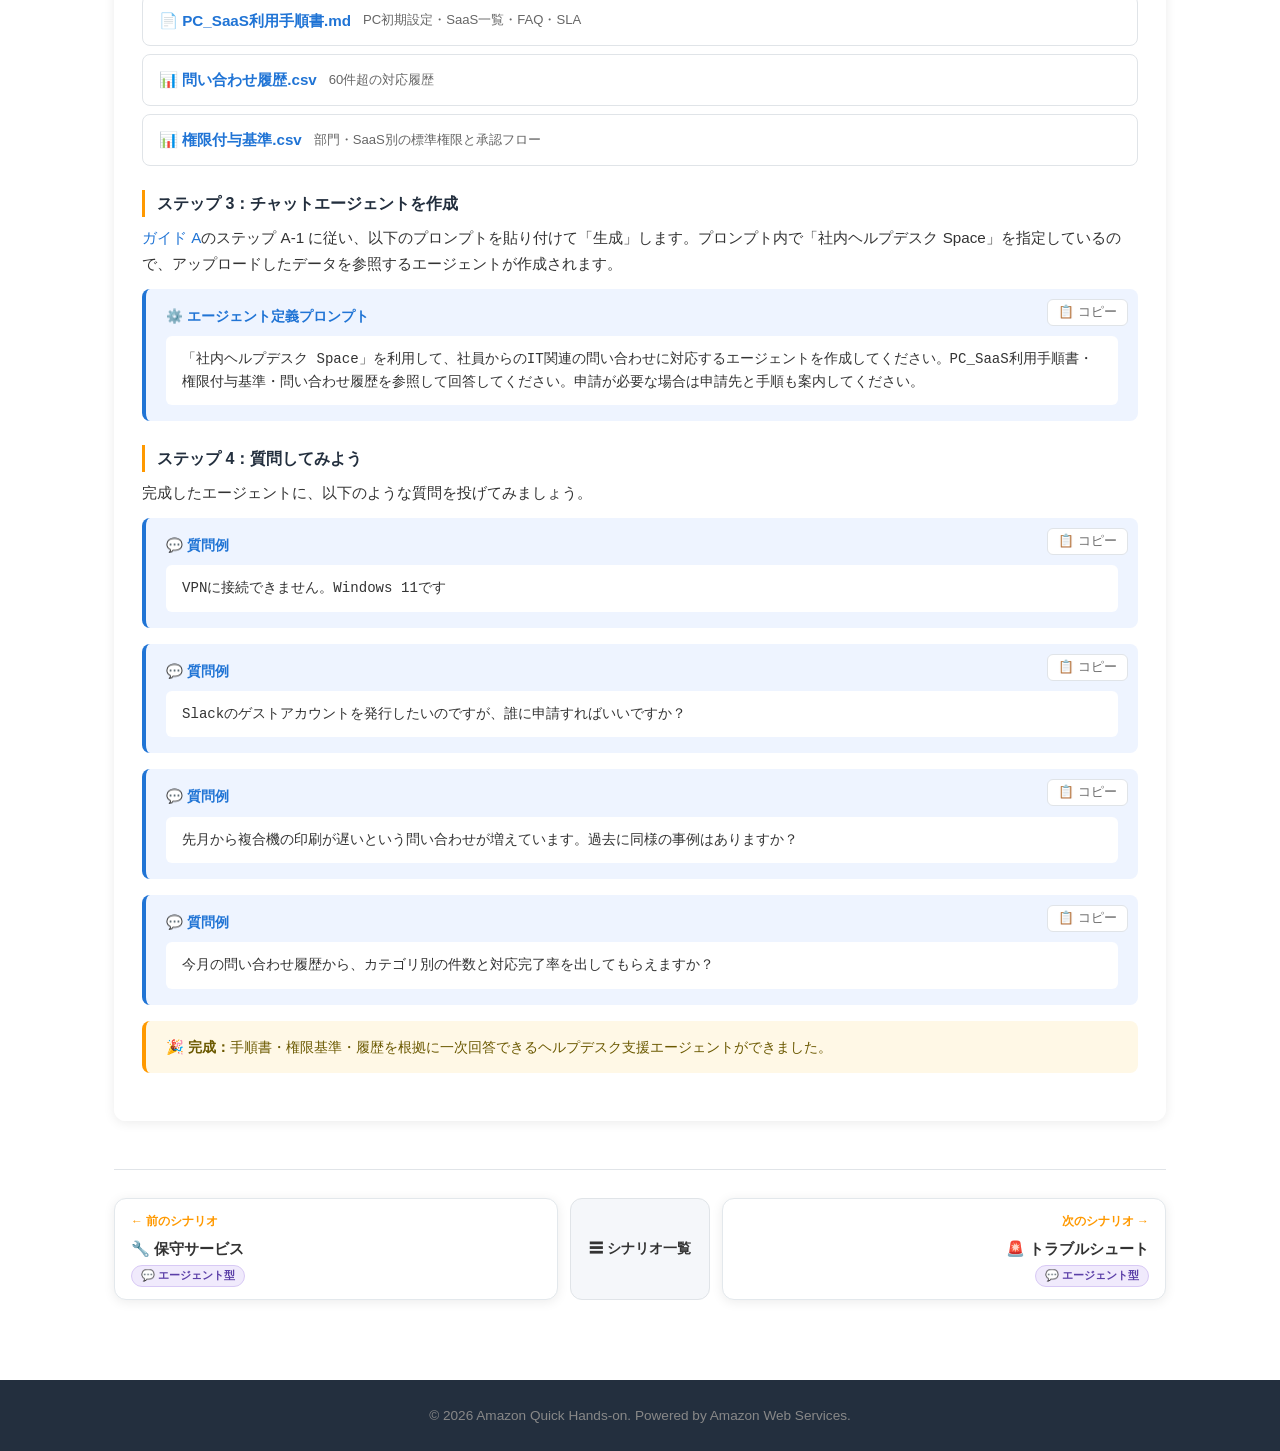
<file: quick-helpdesk-handson.html>
<!DOCTYPE html>
<html lang="ja">
<head>
  <meta charset="UTF-8">
  <meta name="viewport" content="width=device-width, initial-scale=1.0">
  <title>Amazon Quick ハンズオン｜社内ヘルプデスク</title>
  <link rel="stylesheet" href="css/style.css">
</head>
<body>

  <nav class="navbar">
    <div class="nav-inner">
      <span class="nav-logo">Amazon Quick Hands-on</span>
      <ul class="nav-links">
        <li><a href="index.html">トップ</a></li>
        <li><a href="quick-usage.html">使い方</a></li>
        <li><a href="#steps">手順</a></li>
      </ul>
    </div>
  </nav>

  <header class="hero">
    <div class="hero-inner">
      <p class="hero-tag">ケース 2 ・ 情報システム・IT運用</p>
      <h1>社内ヘルプデスク Space<br>IT 一次対応を自動化する</h1>
      <p class="hero-desc">利用手順書・権限基準・問い合わせ履歴を読み込んだエージェントで、FAQ 一次回答・申請案内・傾向分析を支援します。</p>
      <a href="#steps" class="btn-primary">ハンズオンを始める</a>
    </div>
  </header>

  <div class="section" style="padding-top: 40px; padding-bottom: 0;">
    <a href="index.html#agent-scenarios" class="back-link">← シナリオ一覧に戻る</a>
  </div>

  <section id="steps" class="section">
    <h2 class="section-title">社内ヘルプデスク ハンズオン <span class="badge badge-agent">💬 エージェント型</span></h2>
    <p class="section-desc">所要時間：約 15 分 ・ 使う機能：Space ＋ エージェント</p>

    <h4 class="block-title">このシナリオの活用イメージ</h4>
    <p>約250名規模企業の情報システム部ヘルプデスクを題材に、IT 問い合わせの一次対応・FAQ 回答・権限申請の案内・頻発障害の分析を扱います。問い合わせを受けて、手順書や基準を確認して、回答する——この流れはヘルプデスクに限らず、総務・人事・経理の窓口業務にも共通します。参照するナレッジを差し替えれば、そのまま別の窓口業務に応用できます。</p>

    <h4 class="block-title">このシナリオが役に立つ場面</h4>
    <p>問い合わせ窓口を持つチームで効果が出ます。手順書と過去の履歴を根拠に一次回答できるので、担当者による回答のばらつきが減り、頻発している事象も見えるようになります。</p>

    <div class="tip-box">
      <strong>📌 はじめに：</strong>これは<strong>エージェント型</strong>のシナリオです。操作手順は<a href="quick-usage.html#common">共通ステップ</a>と<a href="quick-usage.html#guide-a">ガイド A</a>にまとめています。共通ステップ →ガイド A の順に開きながら、本ページの値（Space 名・データ・プロンプト）をコピーして進めてください。
    </div>

    <div class="accordion">
      <button class="accordion-btn" aria-expanded="true">
        <span class="accordion-icon">💻</span>
        <span class="accordion-label">
          <strong>セットアップと実践（Space → エージェント → 分析 → 自動化）</strong>
          <small>利用手順書・権限付与基準・問い合わせ履歴を活用</small>
        </span>
        <span class="accordion-arrow">▼</span>
      </button>
      <div class="accordion-content">
        <div class="handson-body">

          <h4>ステップ 1：Space を作成して名前を付ける</h4>
          <p><a href="quick-usage.html#common">共通ステップ</a>のステップ 2〜3 に従って Space を作成し、次の名前を付けます。</p>
          <div class="prompt-box">
            <div class="prompt-label">🏷️ Space 名</div>
            <div class="copy-field">
              <div class="copy-field-value">
                <span class="copy-field-text">社内ヘルプデスク Space</span>
                <button class="copy-field-btn" title="コピー">📋</button>
              </div>
            </div>
          </div>

          <h4>ステップ 2：データ（ナレッジ）をアップロード</h4>
          <p>次の 3 ファイルをダウンロードし、Space に「ナレッジを追加」→「ファイルのアップロード」で取り込みます。</p>
          <ul class="file-list">
            <li><a href="data/helpdesk/PC_SaaS利用手順書.md" download>📄 PC_SaaS利用手順書.md</a><span class="file-note">PC初期設定・SaaS一覧・FAQ・SLA</span></li>
            <li><a href="data/helpdesk/問い合わせ履歴.csv" download>📊 問い合わせ履歴.csv</a><span class="file-note">60件超の対応履歴</span></li>
            <li><a href="data/helpdesk/権限付与基準.csv" download>📊 権限付与基準.csv</a><span class="file-note">部門・SaaS別の標準権限と承認フロー</span></li>
          </ul>

          <h4>ステップ 3：チャットエージェントを作成</h4>
          <p><a href="quick-usage.html#guide-a">ガイド A</a>のステップ A-1 に従い、以下のプロンプトを貼り付けて「生成」します。プロンプト内で「社内ヘルプデスク Space」を指定しているので、アップロードしたデータを参照するエージェントが作成されます。</p>
          <div class="prompt-box">
            <button class="prompt-copy-btn" title="コピー">📋 コピー</button>
            <div class="prompt-label">⚙️ エージェント定義プロンプト</div>
            <pre><code>「社内ヘルプデスク Space」を利用して、社員からのIT関連の問い合わせに対応するエージェントを作成してください。PC_SaaS利用手順書・権限付与基準・問い合わせ履歴を参照して回答してください。申請が必要な場合は申請先と手順も案内してください。</code></pre>
          </div>

          <h4>ステップ 4：質問してみよう</h4>
          <p>完成したエージェントに、以下のような質問を投げてみましょう。</p>
          <div class="prompt-box">
            <button class="prompt-copy-btn" title="コピー">📋 コピー</button>
            <div class="prompt-label">💬 質問例</div>
            <pre><code>VPNに接続できません。Windows 11です</code></pre>
          </div>
          <div class="prompt-box">
            <button class="prompt-copy-btn" title="コピー">📋 コピー</button>
            <div class="prompt-label">💬 質問例</div>
            <pre><code>Slackのゲストアカウントを発行したいのですが、誰に申請すればいいですか？</code></pre>
          </div>
          <div class="prompt-box">
            <button class="prompt-copy-btn" title="コピー">📋 コピー</button>
            <div class="prompt-label">💬 質問例</div>
            <pre><code>先月から複合機の印刷が遅いという問い合わせが増えています。過去に同様の事例はありますか？</code></pre>
          </div>
          <div class="prompt-box">
            <button class="prompt-copy-btn" title="コピー">📋 コピー</button>
            <div class="prompt-label">💬 質問例</div>
            <pre><code>今月の問い合わせ履歴から、カテゴリ別の件数と対応完了率を出してもらえますか？</code></pre>
          </div>

          <div class="tip-box">
            <strong>🎉 完成：</strong>手順書・権限基準・履歴を根拠に一次回答できるヘルプデスク支援エージェントができました。
          </div>

        </div>
      </div>
    </div>

    <nav class="scenario-nav" aria-label="シナリオの移動">
      <a class="scenario-nav-item scenario-nav-prev" href="quick-maintenance-handson.html">
        <span class="scenario-nav-dir">← 前のシナリオ</span>
        <span class="scenario-nav-title">🔧 保守サービス</span>
        <span class="badge badge-agent">💬 エージェント型</span>
      </a>
      <a class="scenario-nav-index" href="index.html#agent-scenarios">☰ シナリオ一覧</a>
      <a class="scenario-nav-item scenario-nav-next" href="quick-troubleshoot-handson.html">
        <span class="scenario-nav-dir">次のシナリオ →</span>
        <span class="scenario-nav-title">🚨 トラブルシュート</span>
        <span class="badge badge-agent">💬 エージェント型</span>
      </a>
    </nav>
  </section>

  <footer class="footer">
    <p>&copy; 2026 Amazon Quick Hands-on. Powered by Amazon Web Services.</p>
  </footer>

  <script>
    document.querySelectorAll('.accordion-btn').forEach(btn => {
      btn.addEventListener('click', () => {
        const expanded = btn.getAttribute('aria-expanded') === 'true';
        btn.setAttribute('aria-expanded', !expanded);
      });
    });
    document.querySelectorAll('a[href^="#"]').forEach(a => {
      a.addEventListener('click', e => {
        const href = a.getAttribute('href');
        if (!href.startsWith('#')) return;
        e.preventDefault();
        const target = document.querySelector(href);
        if (target) target.scrollIntoView({ behavior: 'smooth', block: 'start' });
      });
    });
    document.querySelectorAll('.prompt-copy-btn').forEach(btn => {
      btn.addEventListener('click', () => {
        const code = btn.closest('.prompt-box').querySelector('code');
        if (code) navigator.clipboard.writeText(code.textContent).then(() => {
          btn.textContent = '✅ コピー済み';
          setTimeout(() => btn.textContent = '📋 コピー', 1500);
        });
      });
    });
    document.querySelectorAll('.copy-field-btn').forEach(btn => {
      btn.addEventListener('click', () => {
        const text = btn.closest('.copy-field-value').querySelector('.copy-field-text').textContent;
        navigator.clipboard.writeText(text).then(() => {
          btn.textContent = '✅';
          setTimeout(() => btn.textContent = '📋', 1500);
        });
      });
    });
  </script>

</body>
</html>
</file>
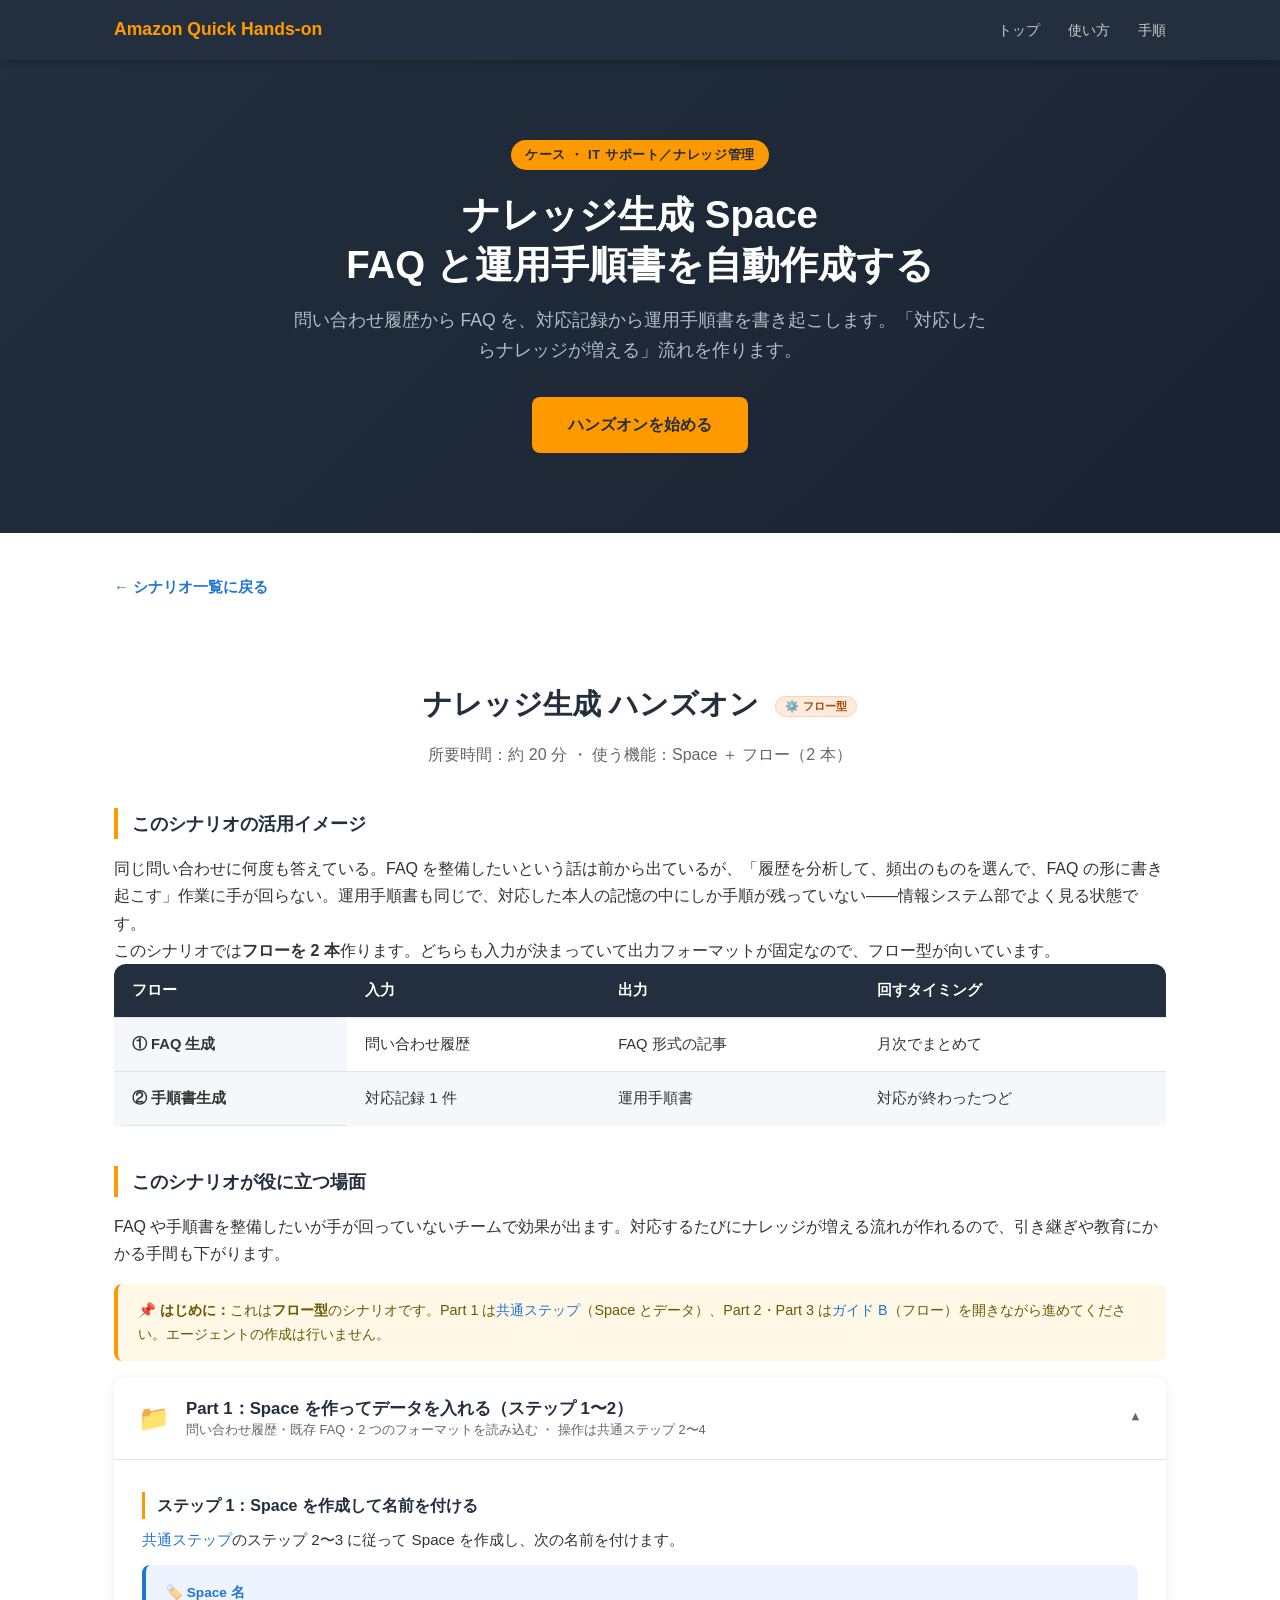
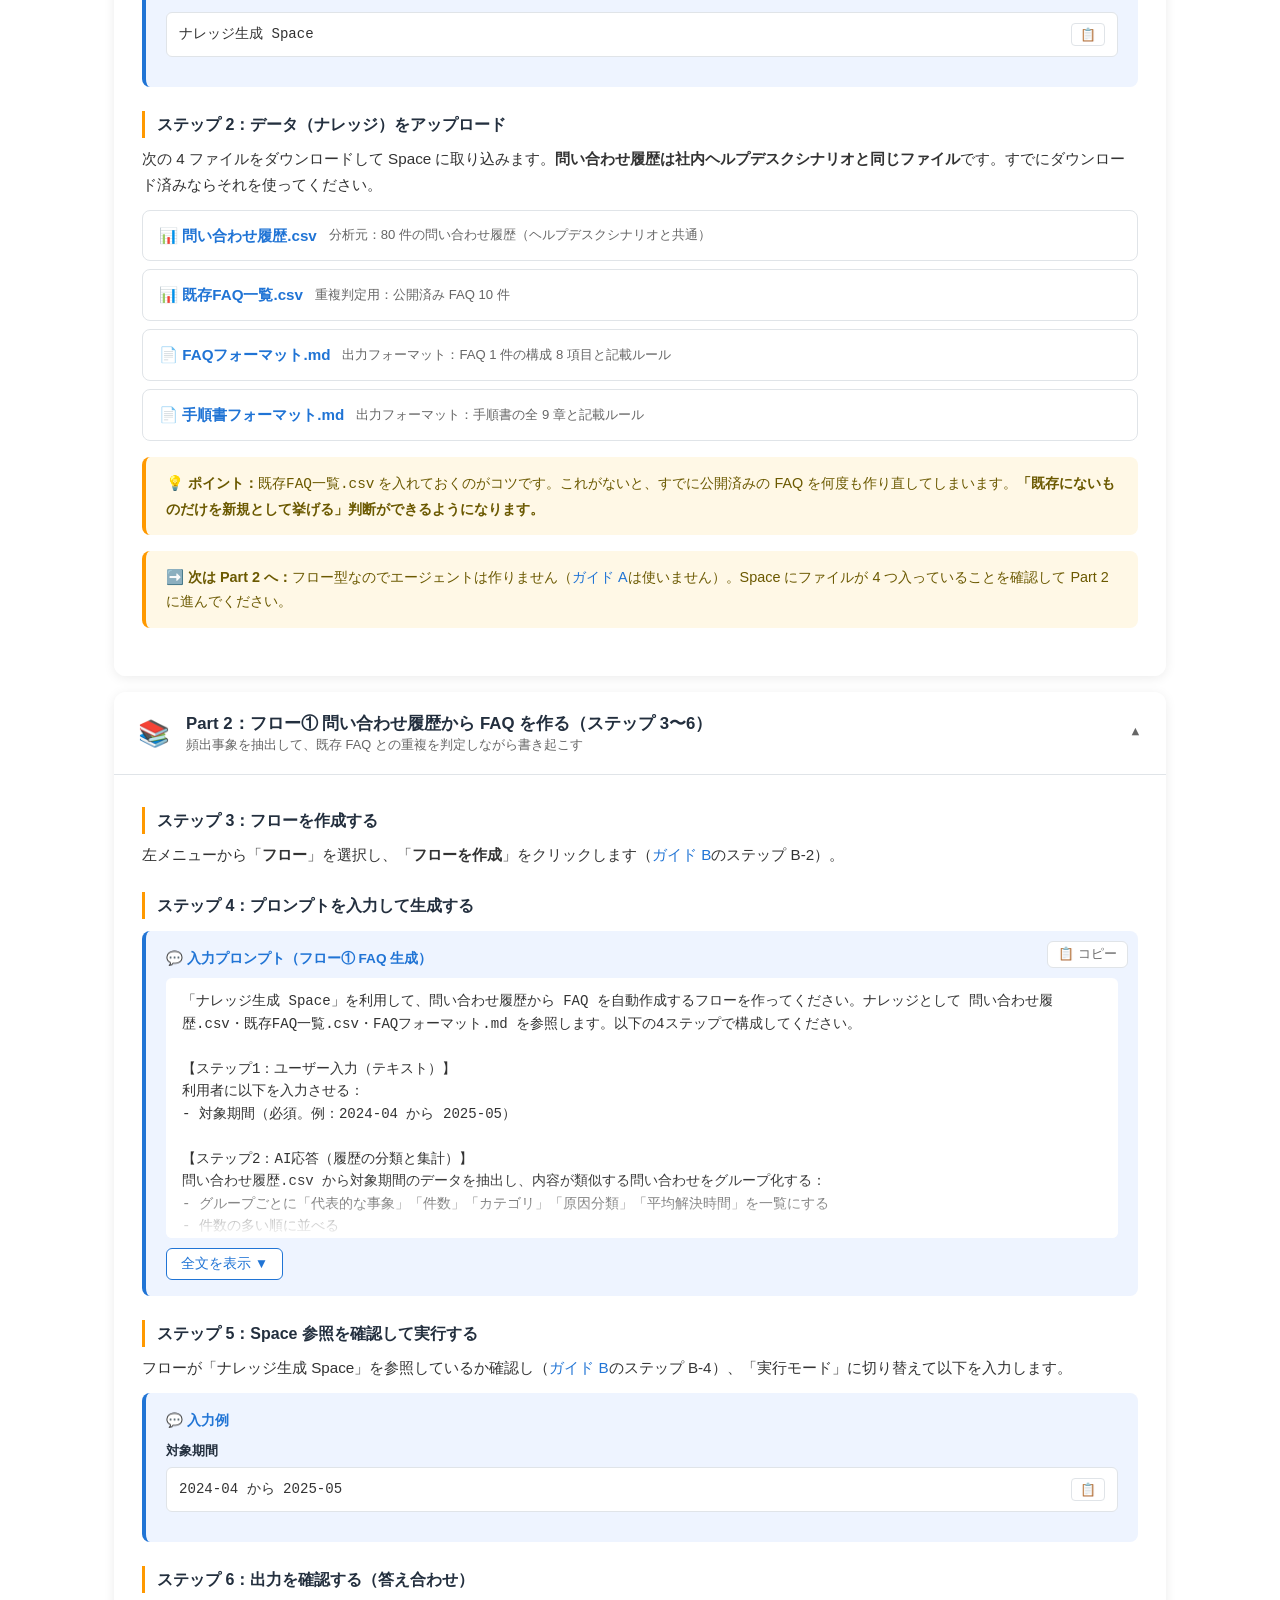
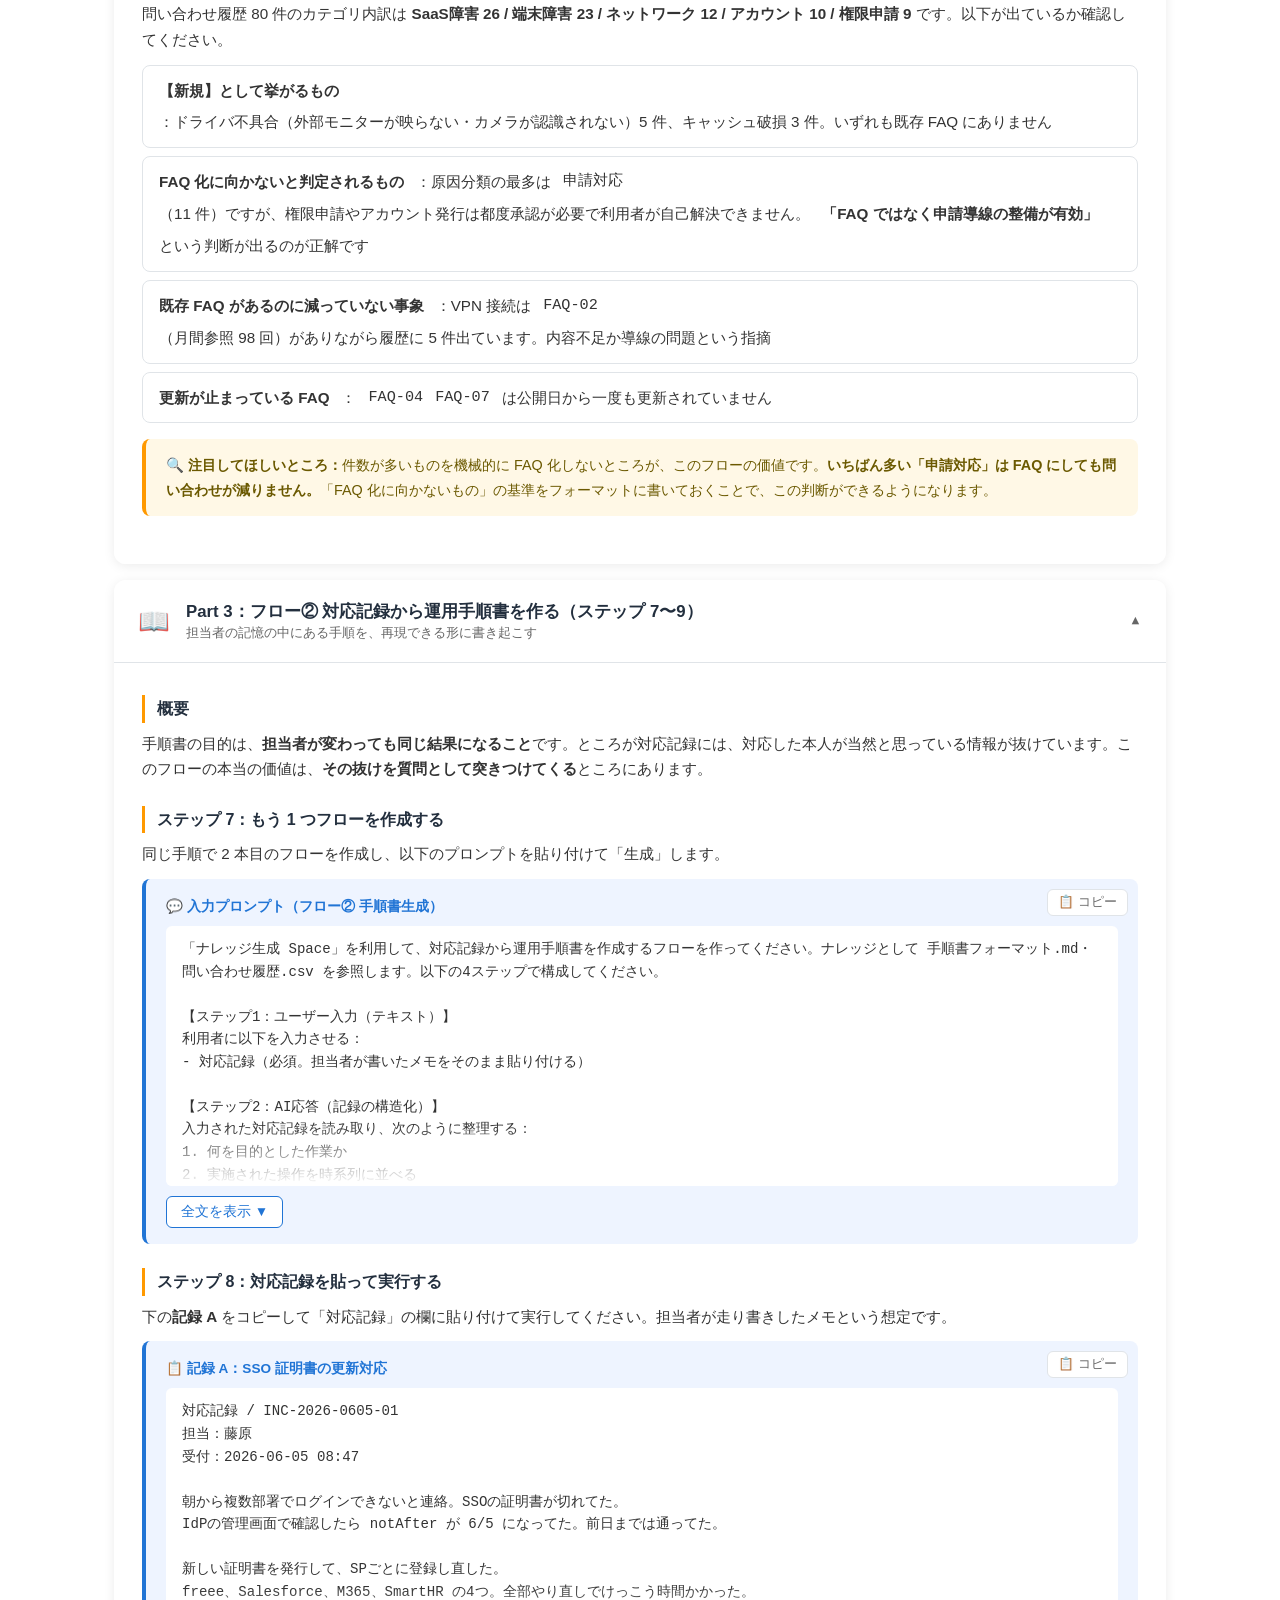
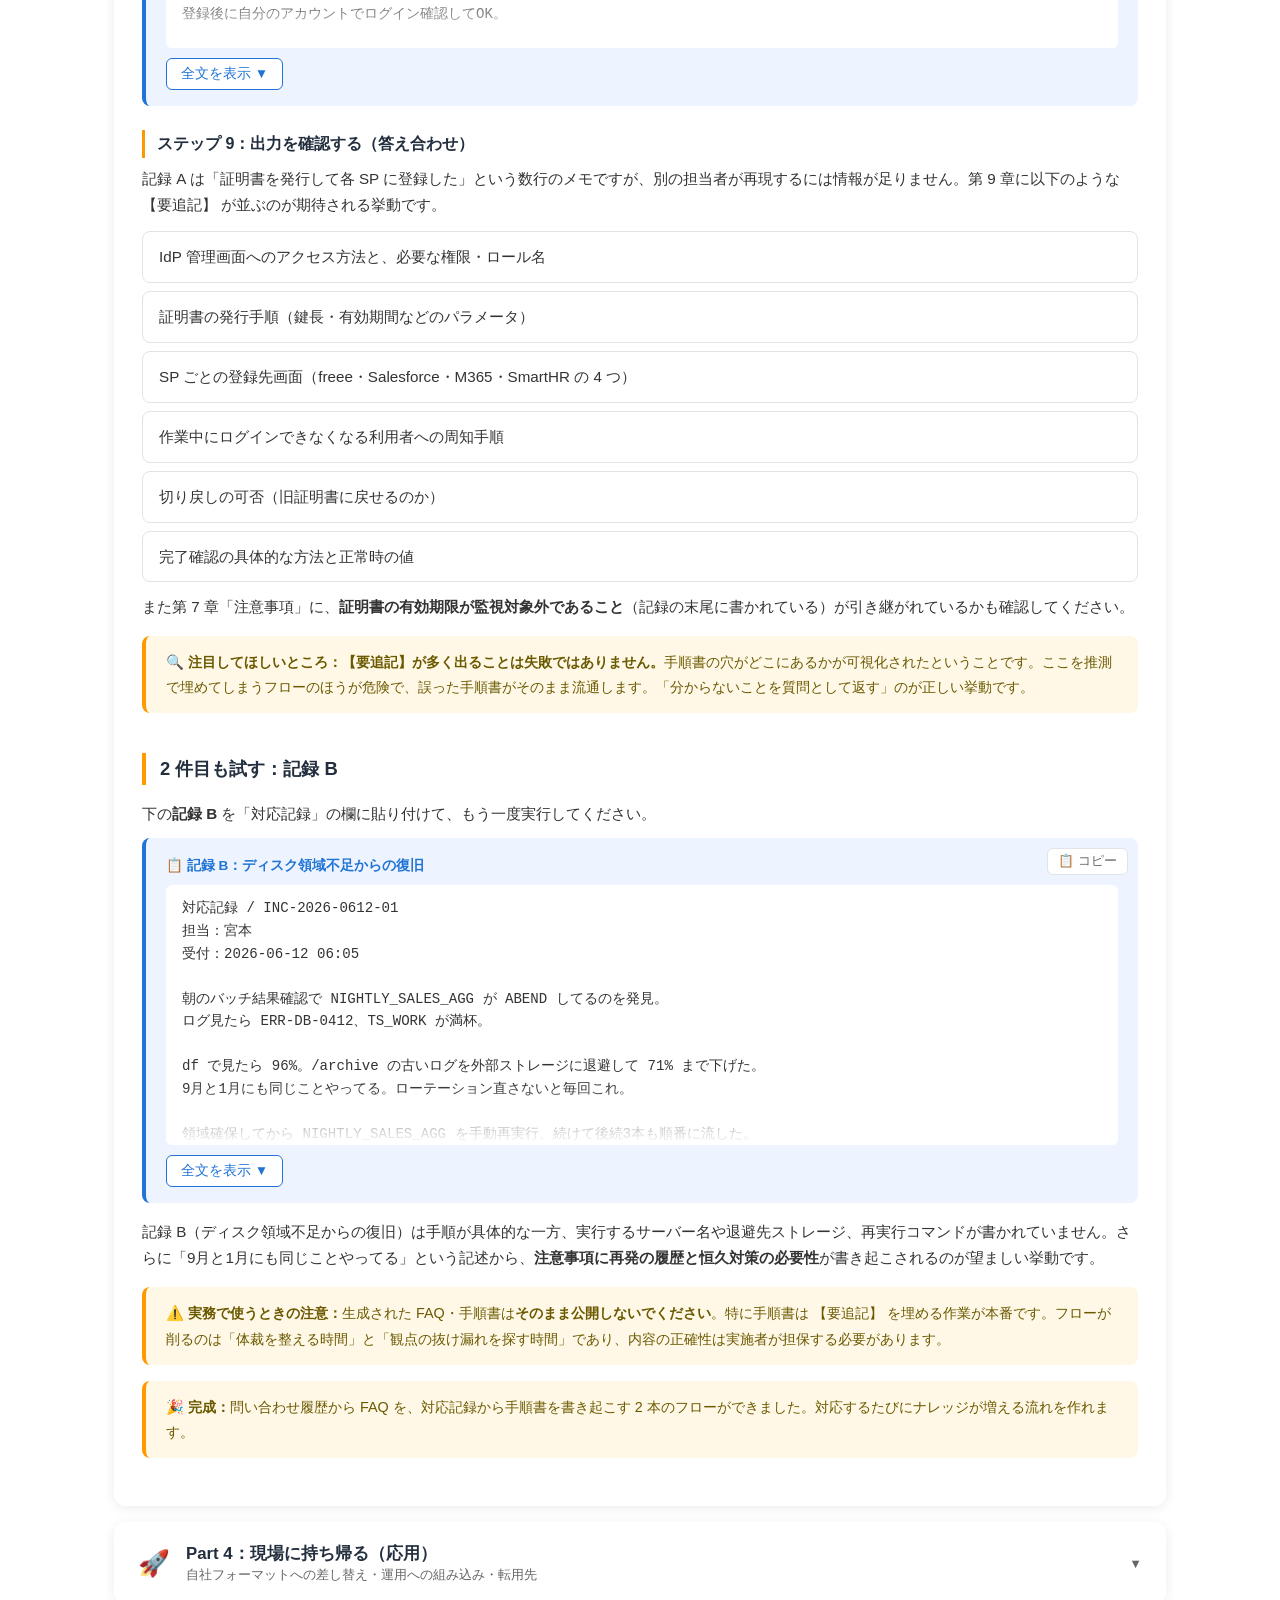
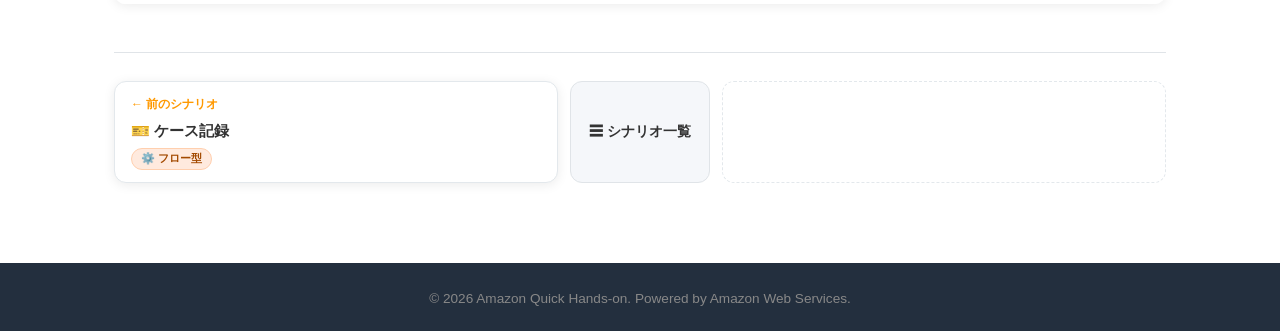
<file: quick-knowledge-gen-handson.html>
<!DOCTYPE html>
<html lang="ja">
<head>
  <meta charset="UTF-8">
  <meta name="viewport" content="width=device-width, initial-scale=1.0">
  <title>Amazon Quick ハンズオン｜ナレッジ生成</title>
  <link rel="stylesheet" href="css/style.css">
</head>
<body>

  <nav class="navbar">
    <div class="nav-inner">
      <span class="nav-logo">Amazon Quick Hands-on</span>
      <ul class="nav-links">
        <li><a href="index.html">トップ</a></li>
        <li><a href="quick-usage.html">使い方</a></li>
        <li><a href="#steps">手順</a></li>
      </ul>
    </div>
  </nav>

  <header class="hero">
    <div class="hero-inner">
      <p class="hero-tag">ケース ・ IT サポート／ナレッジ管理</p>
      <h1>ナレッジ生成 Space<br>FAQ と運用手順書を自動作成する</h1>
      <p class="hero-desc">問い合わせ履歴から FAQ を、対応記録から運用手順書を書き起こします。「対応したらナレッジが増える」流れを作ります。</p>
      <a href="#steps" class="btn-primary">ハンズオンを始める</a>
    </div>
  </header>

  <div class="section" style="padding-top: 40px; padding-bottom: 0;">
    <a href="index.html#flow-scenarios" class="back-link">← シナリオ一覧に戻る</a>
  </div>

  <section id="steps" class="section">
    <h2 class="section-title">ナレッジ生成 ハンズオン <span class="badge badge-flow">⚙️ フロー型</span></h2>
    <p class="section-desc">所要時間：約 20 分 ・ 使う機能：Space ＋ フロー（2 本）</p>

    <h4 class="block-title">このシナリオの活用イメージ</h4>
    <p>同じ問い合わせに何度も答えている。FAQ を整備したいという話は前から出ているが、「履歴を分析して、頻出のものを選んで、FAQ の形に書き起こす」作業に手が回らない。運用手順書も同じで、対応した本人の記憶の中にしか手順が残っていない——情報システム部でよく見る状態です。</p>

    <p>このシナリオでは<strong>フローを 2 本</strong>作ります。どちらも入力が決まっていて出力フォーマットが固定なので、フロー型が向いています。</p>

    <div class="table-wrap">
      <table class="compare-table">
        <thead>
          <tr><th>フロー</th><th>入力</th><th>出力</th><th>回すタイミング</th></tr>
        </thead>
        <tbody>
          <tr>
            <th>① FAQ 生成</th>
            <td>問い合わせ履歴</td>
            <td>FAQ 形式の記事</td>
            <td>月次でまとめて</td>
          </tr>
          <tr>
            <th>② 手順書生成</th>
            <td>対応記録 1 件</td>
            <td>運用手順書</td>
            <td>対応が終わったつど</td>
          </tr>
        </tbody>
      </table>
    </div>

    <h4 class="block-title">このシナリオが役に立つ場面</h4>
    <p>FAQ や手順書を整備したいが手が回っていないチームで効果が出ます。対応するたびにナレッジが増える流れが作れるので、引き継ぎや教育にかかる手間も下がります。</p>

    <div class="tip-box">
      <strong>📌 はじめに：</strong>これは<strong>フロー型</strong>のシナリオです。Part 1 は<a href="quick-usage.html#common">共通ステップ</a>（Space とデータ）、Part 2・Part 3 は<a href="quick-usage.html#guide-b">ガイド B</a>（フロー）を開きながら進めてください。エージェントの作成は行いません。
    </div>

    <!-- Part 1 -->
    <div class="accordion">
      <button class="accordion-btn" aria-expanded="true">
        <span class="accordion-icon">📁</span>
        <span class="accordion-label">
          <strong>Part 1：Space を作ってデータを入れる（ステップ 1〜2）</strong>
          <small>問い合わせ履歴・既存 FAQ・2 つのフォーマットを読み込む ・ 操作は共通ステップ 2〜4</small>
        </span>
        <span class="accordion-arrow">▼</span>
      </button>
      <div class="accordion-content">
        <div class="handson-body">

          <h4>ステップ 1：Space を作成して名前を付ける</h4>
          <p><a href="quick-usage.html#common">共通ステップ</a>のステップ 2〜3 に従って Space を作成し、次の名前を付けます。</p>
          <div class="prompt-box">
            <div class="prompt-label">🏷️ Space 名</div>
            <div class="copy-field">
              <div class="copy-field-value">
                <span class="copy-field-text">ナレッジ生成 Space</span>
                <button class="copy-field-btn" title="コピー">📋</button>
              </div>
            </div>
          </div>

          <h4>ステップ 2：データ（ナレッジ）をアップロード</h4>
          <p>次の 4 ファイルをダウンロードして Space に取り込みます。<strong>問い合わせ履歴は社内ヘルプデスクシナリオと同じファイル</strong>です。すでにダウンロード済みならそれを使ってください。</p>
          <ul class="file-list">
            <li><a href="data/helpdesk/問い合わせ履歴.csv" download>📊 問い合わせ履歴.csv</a><span class="file-note">分析元：80 件の問い合わせ履歴（ヘルプデスクシナリオと共通）</span></li>
            <li><a href="data/knowledge-gen/既存FAQ一覧.csv" download>📊 既存FAQ一覧.csv</a><span class="file-note">重複判定用：公開済み FAQ 10 件</span></li>
            <li><a href="data/knowledge-gen/FAQフォーマット.md" download>📄 FAQフォーマット.md</a><span class="file-note">出力フォーマット：FAQ 1 件の構成 8 項目と記載ルール</span></li>
            <li><a href="data/knowledge-gen/手順書フォーマット.md" download>📄 手順書フォーマット.md</a><span class="file-note">出力フォーマット：手順書の全 9 章と記載ルール</span></li>
          </ul>
          <div class="tip-box">
            <strong>💡 ポイント：</strong><code>既存FAQ一覧.csv</code> を入れておくのがコツです。これがないと、すでに公開済みの FAQ を何度も作り直してしまいます。<strong>「既存にないものだけを新規として挙げる」判断ができるようになります。</strong>
          </div>

          <div class="tip-box">
            <strong>➡️ 次は Part 2 へ：</strong>フロー型なのでエージェントは作りません（<a href="quick-usage.html#guide-a">ガイド A</a>は使いません）。Space にファイルが 4 つ入っていることを確認して Part 2 に進んでください。
          </div>

        </div>
      </div>
    </div>

    <!-- Part 2 -->
    <div class="accordion">
      <button class="accordion-btn" aria-expanded="true">
        <span class="accordion-icon">📚</span>
        <span class="accordion-label">
          <strong>Part 2：フロー① 問い合わせ履歴から FAQ を作る（ステップ 3〜6）</strong>
          <small>頻出事象を抽出して、既存 FAQ との重複を判定しながら書き起こす</small>
        </span>
        <span class="accordion-arrow">▼</span>
      </button>
      <div class="accordion-content">
        <div class="handson-body">

          <h4>ステップ 3：フローを作成する</h4>
          <p>左メニューから「<strong>フロー</strong>」を選択し、「<strong>フローを作成</strong>」をクリックします（<a href="quick-usage.html#guide-b">ガイド B</a>のステップ B-2）。</p>

          <h4>ステップ 4：プロンプトを入力して生成する</h4>
          <div class="prompt-box prompt-collapsible">
            <button class="prompt-copy-btn" title="コピー">📋 コピー</button>
            <div class="prompt-label">💬 入力プロンプト（フロー① FAQ 生成）</div>
            <pre class="prompt-code"><code>「ナレッジ生成 Space」を利用して、問い合わせ履歴から FAQ を自動作成するフローを作ってください。ナレッジとして 問い合わせ履歴.csv・既存FAQ一覧.csv・FAQフォーマット.md を参照します。以下の4ステップで構成してください。

【ステップ1：ユーザー入力（テキスト）】
利用者に以下を入力させる：
- 対象期間（必須。例：2024-04 から 2025-05）

【ステップ2：AI応答（履歴の分類と集計）】
問い合わせ履歴.csv から対象期間のデータを抽出し、内容が類似する問い合わせをグループ化する：
- グループごとに「代表的な事象」「件数」「カテゴリ」「原因分類」「平均解決時間」を一覧にする
- 件数の多い順に並べる
- 判断根拠として、各グループに含まれるチケットIDを列挙する
※件数は csv の実データを数えること。推測しないこと。

【ステップ3：AI応答（FAQ化の可否判定）】
ステップ2の各グループについて、FAQフォーマット.md の「優先して FAQ 化するもの」「FAQ 化に向かないもの」の基準に照らして判定する：
- FAQ化すべきもの／FAQ化に向かないものに分類し、理由を1行で示す
- 権限申請やアカウント発行など利用者が自己解決できないものは、FAQ ではなく「申請導線の整備が有効」と明記する
- 既存FAQ一覧.csv と照合し、すでに公開済みのものは【更新】既存FAQ-XX として差分の指摘にとどめる
- 既存FAQ一覧.csv にあるにもかかわらず問い合わせが継続している事象があれば、「FAQ の内容不足または導線の問題」として指摘する

【ステップ4：AI応答（FAQ の作成）】
ステップ3で「FAQ化すべき」と判定されたものから、件数の多い順に5件の FAQ を作成する：
- FAQフォーマット.md の構成・項目名・順序に完全に従う。8項目すべてを含めること
- 質問文は、利用者が検索しそうな言葉で書く。社内用語や正式なシステム名だけに頼らないこと
- 対処手順は利用者が自分でできる操作だけを書き、管理者権限が必要な操作は「情報システム部へ依頼」とする
- 1手順につき1操作にする
- 問い合わせ履歴から読み取れない内容を書く場合は、末尾に (要確認) と付ける
- 各 FAQ の冒頭に【新規】または【更新】既存FAQ-XX を明記する

全体の制約：
- 実行モードは会話モード（Conversational）にする</code></pre>
            <button class="prompt-toggle-btn" aria-expanded="false">全文を表示 ▼</button>
          </div>

          <h4>ステップ 5：Space 参照を確認して実行する</h4>
          <p>フローが「ナレッジ生成 Space」を参照しているか確認し（<a href="quick-usage.html#guide-b">ガイド B</a>のステップ B-4）、「実行モード」に切り替えて以下を入力します。</p>
          <div class="prompt-box">
            <div class="prompt-label">💬 入力例</div>
            <div class="copy-field">
              <div class="copy-field-label">対象期間</div>
              <div class="copy-field-value">
                <span class="copy-field-text">2024-04 から 2025-05</span>
                <button class="copy-field-btn" title="コピー">📋</button>
              </div>
            </div>
          </div>

          <h4>ステップ 6：出力を確認する（答え合わせ）</h4>
          <p>問い合わせ履歴 80 件のカテゴリ内訳は <strong>SaaS障害 26 / 端末障害 23 / ネットワーク 12 / アカウント 10 / 権限申請 9</strong> です。以下が出ているか確認してください。</p>
          <ul class="file-list">
            <li><strong>【新規】として挙がるもの</strong>：ドライバ不具合（外部モニターが映らない・カメラが認識されない）5 件、キャッシュ破損 3 件。いずれも既存 FAQ にありません</li>
            <li><strong>FAQ 化に向かないと判定されるもの</strong>：原因分類の最多は <code>申請対応</code>（11 件）ですが、権限申請やアカウント発行は都度承認が必要で利用者が自己解決できません。<strong>「FAQ ではなく申請導線の整備が有効」</strong>という判断が出るのが正解です</li>
            <li><strong>既存 FAQ があるのに減っていない事象</strong>：VPN 接続は <code>FAQ-02</code>（月間参照 98 回）がありながら履歴に 5 件出ています。内容不足か導線の問題という指摘</li>
            <li><strong>更新が止まっている FAQ</strong>：<code>FAQ-04</code> <code>FAQ-07</code> は公開日から一度も更新されていません</li>
          </ul>
          <div class="tip-box">
            <strong>🔍 注目してほしいところ：</strong>件数が多いものを機械的に FAQ 化しないところが、このフローの価値です。<strong>いちばん多い「申請対応」は FAQ にしても問い合わせが減りません。</strong>「FAQ 化に向かないもの」の基準をフォーマットに書いておくことで、この判断ができるようになります。
          </div>

        </div>
      </div>
    </div>

    <!-- Part 3 -->
    <div class="accordion">
      <button class="accordion-btn" aria-expanded="true">
        <span class="accordion-icon">📖</span>
        <span class="accordion-label">
          <strong>Part 3：フロー② 対応記録から運用手順書を作る（ステップ 7〜9）</strong>
          <small>担当者の記憶の中にある手順を、再現できる形に書き起こす</small>
        </span>
        <span class="accordion-arrow">▼</span>
      </button>
      <div class="accordion-content">
        <div class="handson-body">

          <h4>概要</h4>
          <p>手順書の目的は、<strong>担当者が変わっても同じ結果になること</strong>です。ところが対応記録には、対応した本人が当然と思っている情報が抜けています。このフローの本当の価値は、<strong>その抜けを質問として突きつけてくる</strong>ところにあります。</p>

          <h4>ステップ 7：もう 1 つフローを作成する</h4>
          <p>同じ手順で 2 本目のフローを作成し、以下のプロンプトを貼り付けて「生成」します。</p>
          <div class="prompt-box prompt-collapsible">
            <button class="prompt-copy-btn" title="コピー">📋 コピー</button>
            <div class="prompt-label">💬 入力プロンプト（フロー② 手順書生成）</div>
            <pre class="prompt-code"><code>「ナレッジ生成 Space」を利用して、対応記録から運用手順書を作成するフローを作ってください。ナレッジとして 手順書フォーマット.md・問い合わせ履歴.csv を参照します。以下の4ステップで構成してください。

【ステップ1：ユーザー入力（テキスト）】
利用者に以下を入力させる：
- 対応記録（必須。担当者が書いたメモをそのまま貼り付ける）

【ステップ2：AI応答（記録の構造化）】
入力された対応記録を読み取り、次のように整理する：
1. 何を目的とした作業か
2. 実施された操作を時系列に並べる
3. 使われたコマンド・画面名・サーバー名を抽出する
4. 判明している結果・確認方法
5. 記録に書かれていない情報を洗い出す（必要な権限、接続経路、サービス断の有無、切り戻しの可否、完了確認の具体的な値、事前連絡先など）
※記録に書かれていないことを推測で補わないこと。5で洗い出すこと。

【ステップ3：AI応答（手順書の作成）】
ステップ2の結果と手順書フォーマット.md を使って手順書を作成する：
- 全9章の構成・見出し・順序に完全に従う。章を削除せず、該当しない場合は「該当なし」と記載する
- 「4. 作業手順」は1手順につき1操作に分解し、各手順に「期待される結果」を必ず書く
- コマンドはそのままコピーできる形で記載する
- 「適宜」「必要に応じて」といった曖昧な表現は使わない。判断が必要な場合は判断基準を書く
- 「7. 注意事項・過去のトラブル例」には、対応記録に再発や過去の発生に関する記述がある場合、その履歴と恒久対策の必要性を必ず記載する
- 「9. 【要追記】」には、ステップ2の5で洗い出した不明点を質問形式で列挙する。空欄にしないこと

【ステップ4：AI応答（レビュー観点の提示）】
作成した手順書について、公開前に確認すべき点を整理する：
- 【要追記】のうち、埋めないまま運用すると事故につながる項目はどれか（優先度をつける）
- この手順書を初めて読む担当者がつまずきそうな箇所
- 関連して整備したほうがよい他の手順書や FAQ

全体の制約：
- 実行モードは会話モード（Conversational）にする</code></pre>
            <button class="prompt-toggle-btn" aria-expanded="false">全文を表示 ▼</button>
          </div>

          <h4>ステップ 8：対応記録を貼って実行する</h4>
          <p>下の<strong>記録 A</strong> をコピーして「対応記録」の欄に貼り付けて実行してください。担当者が走り書きしたメモという想定です。</p>
          <div class="prompt-box prompt-collapsible">
            <button class="prompt-copy-btn" title="コピー">📋 コピー</button>
            <div class="prompt-label">📋 記録 A：SSO 証明書の更新対応</div>
            <pre class="prompt-code"><code>対応記録 / INC-2026-0605-01
担当：藤原
受付：2026-06-05 08:47

朝から複数部署でログインできないと連絡。SSOの証明書が切れてた。
IdPの管理画面で確認したら notAfter が 6/5 になってた。前日までは通ってた。

新しい証明書を発行して、SPごとに登録し直した。
freee、Salesforce、M365、SmartHR の4つ。全部やり直しでけっこう時間かかった。
登録後に自分のアカウントでログイン確認してOK。

9:55 に全社アナウンス出して収束。対応時間は3時間半くらい。

※次回のために：証明書の有効期限は監視に入ってないので毎年これが起きる。
　監視追加はベンダー見積待ち。</code></pre>
            <button class="prompt-toggle-btn" aria-expanded="false">全文を表示 ▼</button>
          </div>

          <h4>ステップ 9：出力を確認する（答え合わせ）</h4>
          <p>記録 A は「証明書を発行して各 SP に登録した」という数行のメモですが、別の担当者が再現するには情報が足りません。第 9 章に以下のような <code>【要追記】</code> が並ぶのが期待される挙動です。</p>
          <ul class="file-list">
            <li>IdP 管理画面へのアクセス方法と、必要な権限・ロール名</li>
            <li>証明書の発行手順（鍵長・有効期間などのパラメータ）</li>
            <li>SP ごとの登録先画面（freee・Salesforce・M365・SmartHR の 4 つ）</li>
            <li>作業中にログインできなくなる利用者への周知手順</li>
            <li>切り戻しの可否（旧証明書に戻せるのか）</li>
            <li>完了確認の具体的な方法と正常時の値</li>
          </ul>
          <p>また第 7 章「注意事項」に、<strong>証明書の有効期限が監視対象外であること</strong>（記録の末尾に書かれている）が引き継がれているかも確認してください。</p>
          <div class="tip-box">
            <strong>🔍 注目してほしいところ：</strong><strong>【要追記】が多く出ることは失敗ではありません。</strong>手順書の穴がどこにあるかが可視化されたということです。ここを推測で埋めてしまうフローのほうが危険で、誤った手順書がそのまま流通します。「分からないことを質問として返す」のが正しい挙動です。
          </div>
          <h5 class="block-title">2 件目も試す：記録 B</h5>
          <p>下の<strong>記録 B</strong> を「対応記録」の欄に貼り付けて、もう一度実行してください。</p>
          <div class="prompt-box prompt-collapsible">
            <button class="prompt-copy-btn" title="コピー">📋 コピー</button>
            <div class="prompt-label">📋 記録 B：ディスク領域不足からの復旧</div>
            <pre class="prompt-code"><code>対応記録 / INC-2026-0612-01
担当：宮本
受付：2026-06-12 06:05

朝のバッチ結果確認で NIGHTLY_SALES_AGG が ABEND してるのを発見。
ログ見たら ERR-DB-0412、TS_WORK が満杯。

df で見たら 96%。/archive の古いログを外部ストレージに退避して 71% まで下げた。
9月と1月にも同じことやってる。ローテーション直さないと毎回これ。

領域確保してから NIGHTLY_SALES_AGG を手動再実行、続けて後続3本も順番に流した。
売上データは 8:40 に反映完了。経理部には先に連絡入れておいた。

トータル2時間半。</code></pre>
            <button class="prompt-toggle-btn" aria-expanded="false">全文を表示 ▼</button>
          </div>
          <p>記録 B（ディスク領域不足からの復旧）は手順が具体的な一方、実行するサーバー名や退避先ストレージ、再実行コマンドが書かれていません。さらに「9月と1月にも同じことやってる」という記述から、<strong>注意事項に再発の履歴と恒久対策の必要性</strong>が書き起こされるのが望ましい挙動です。</p>

          <div class="tip-box">
            <strong>⚠️ 実務で使うときの注意：</strong>生成された FAQ・手順書は<strong>そのまま公開しないでください</strong>。特に手順書は <code>【要追記】</code> を埋める作業が本番です。フローが削るのは「体裁を整える時間」と「観点の抜け漏れを探す時間」であり、内容の正確性は実施者が担保する必要があります。
          </div>

          <div class="tip-box">
            <strong>🎉 完成：</strong>問い合わせ履歴から FAQ を、対応記録から手順書を書き起こす 2 本のフローができました。対応するたびにナレッジが増える流れを作れます。
          </div>

        </div>
      </div>
    </div>

    <!-- Part 4 -->
    <div class="accordion">
      <button class="accordion-btn" aria-expanded="false">
        <span class="accordion-icon">🚀</span>
        <span class="accordion-label">
          <strong>Part 4：現場に持ち帰る（応用）</strong>
          <small>自社フォーマットへの差し替え・運用への組み込み・転用先</small>
        </span>
        <span class="accordion-arrow">▼</span>
      </button>
      <div class="accordion-content">
        <div class="handson-body">

          <h4>応用 1：自社のフォーマットに差し替える</h4>
          <p>差し替えるのは <code>FAQフォーマット.md</code> と <code>手順書フォーマット.md</code> の 2 ファイルです。フロー側は変更しません。</p>
          <ul>
            <li>実際に公開している FAQ・手順書を 1 つ用意し、章構成と項目名をそのまま写す</li>
            <li><strong>禁止事項を必ず書く</strong>（「章を削除しない」「推測で埋めない」「曖昧な表現を使わない」）。ここが出力の安定を決めます</li>
            <li>手順書には <strong>「【要追記】」の章を必ず残す</strong>。この章がないと、抜けが埋められたように見えてしまいます</li>
          </ul>

          <h4>応用 2：運用に組み込む</h4>
          <p>1 回作って終わりにしないための組み込み方です。</p>
          <ul>
            <li><strong>FAQ 生成は月次で</strong>：月末に前月分の履歴を投入し、新規候補を洗い出す。既存 FAQ の棚卸しも同時にできます</li>
            <li><strong>手順書生成は対応のつど</strong>：障害対応が終わったら、そのまま記録を投入して手順書化する。記憶が新しいうちに <code>【要追記】</code> を埋められます</li>
            <li><strong>生成した FAQ を Space に戻す</strong>：公開した FAQ を <code>既存FAQ一覧.csv</code> に追記すると、次回以降の重複判定が効きます</li>
          </ul>

          <h4>応用 3：他シナリオのデータを使い回す</h4>
          <p>問い合わせ履歴は<a href="quick-helpdesk-handson.html">社内ヘルプデスク</a>と共通のファイルです。同じ Space にまとめてしまえば、「一次回答するエージェント」と「FAQ を作るフロー」を 1 つの Space で共存させられます。</p>
          <p>同様に、<a href="quick-troubleshoot-handson.html">トラブルシュート</a>の <code>過去障害レポート.csv</code> を追加すると、障害対応の記録からも手順書を起こせるようになります。</p>

          <h4>応用 4：転用しやすい他の「ナレッジ化」</h4>
          <ul>
            <li>顧客からの問い合わせ履歴 → 製品 FAQ・サポートサイトの記事</li>
            <li>作業実績 → 作業標準書（製造・保守）</li>
            <li>商談記録 → 営業ナレッジ・提案パターン集</li>
            <li>研修の質疑 → 新人向けオンボーディング資料</li>
            <li>過去の障害対応 → 障害対応プレイブック</li>
          </ul>
          <div class="tip-box">
            <strong>💡 共通する条件：</strong>「同じことを何度も聞かれている」「対応した人の頭の中にしか残っていない」のどちらかに当てはまる業務は、このシナリオの型で対応できます。
          </div>

        </div>
      </div>
    </div>

    <nav class="scenario-nav" aria-label="シナリオの移動">
      <a class="scenario-nav-item scenario-nav-prev" href="quick-case-record-handson.html">
        <span class="scenario-nav-dir">← 前のシナリオ</span>
        <span class="scenario-nav-title">🎫 ケース記録</span>
        <span class="badge badge-flow">⚙️ フロー型</span>
      </a>
      <a class="scenario-nav-index" href="index.html#flow-scenarios">☰ シナリオ一覧</a>
      <span class="scenario-nav-item scenario-nav-empty"></span>
    </nav>
  </section>

  <footer class="footer">
    <p>&copy; 2026 Amazon Quick Hands-on. Powered by Amazon Web Services.</p>
  </footer>

  <script>
    document.querySelectorAll('.accordion-btn').forEach(btn => {
      btn.addEventListener('click', () => {
        const expanded = btn.getAttribute('aria-expanded') === 'true';
        btn.setAttribute('aria-expanded', !expanded);
      });
    });
    document.querySelectorAll('a[href^="#"]').forEach(a => {
      a.addEventListener('click', e => {
        const href = a.getAttribute('href');
        if (!href.startsWith('#')) return;
        e.preventDefault();
        const target = document.querySelector(href);
        if (target) target.scrollIntoView({ behavior: 'smooth', block: 'start' });
      });
    });
    document.querySelectorAll('.prompt-copy-btn').forEach(btn => {
      btn.addEventListener('click', () => {
        const code = btn.closest('.prompt-box').querySelector('code');
        if (code) navigator.clipboard.writeText(code.textContent).then(() => {
          btn.textContent = '✅ コピー済み';
          setTimeout(() => btn.textContent = '📋 コピー', 1500);
        });
      });
    });
    document.querySelectorAll('.copy-field-btn').forEach(btn => {
      btn.addEventListener('click', () => {
        const text = btn.closest('.copy-field-value').querySelector('.copy-field-text').textContent;
        navigator.clipboard.writeText(text).then(() => {
          btn.textContent = '✅';
          setTimeout(() => btn.textContent = '📋', 1500);
        });
      });
    });
    document.querySelectorAll('.prompt-toggle-btn').forEach(btn => {
      btn.addEventListener('click', () => {
        const box = btn.closest('.prompt-collapsible');
        const expanded = box.classList.toggle('expanded');
        btn.setAttribute('aria-expanded', expanded);
        btn.textContent = expanded ? '折りたたむ ▲' : '全文を表示 ▼';
      });
    });
  </script>

</body>
</html>
</file>
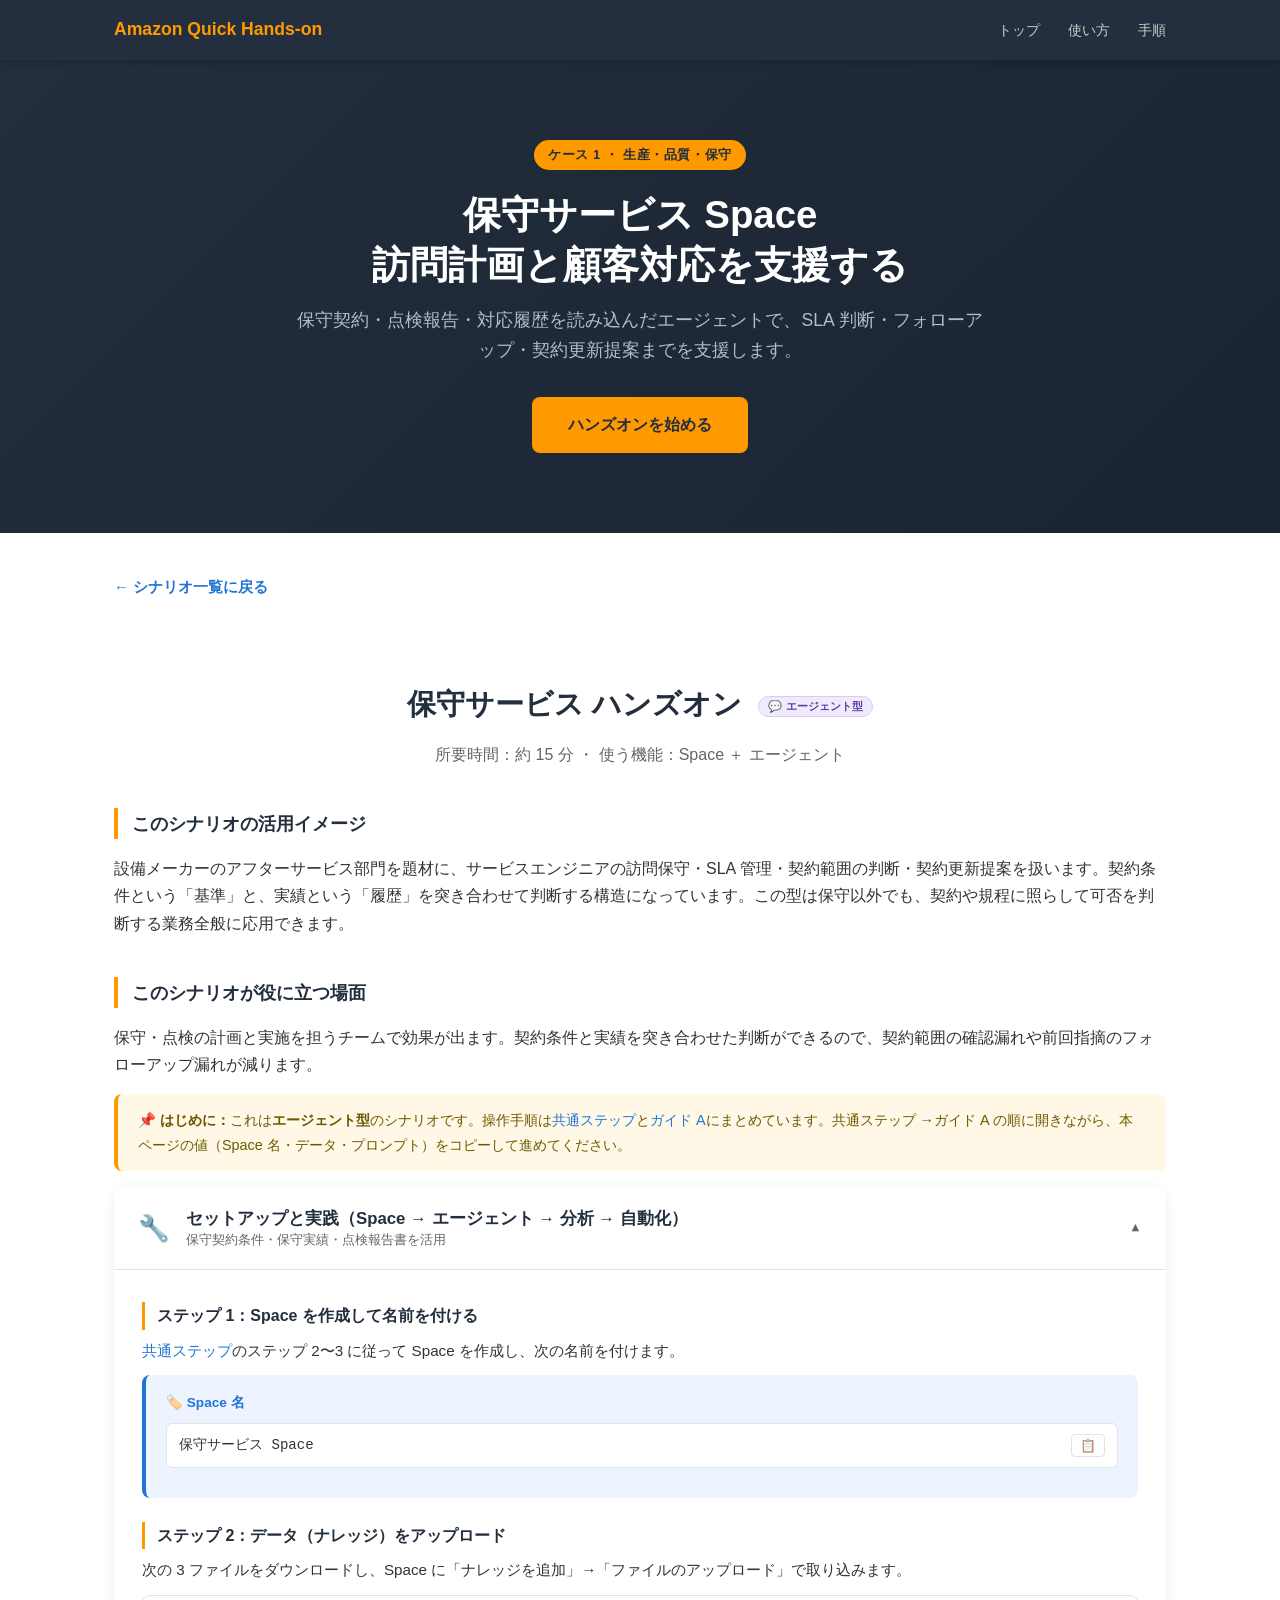
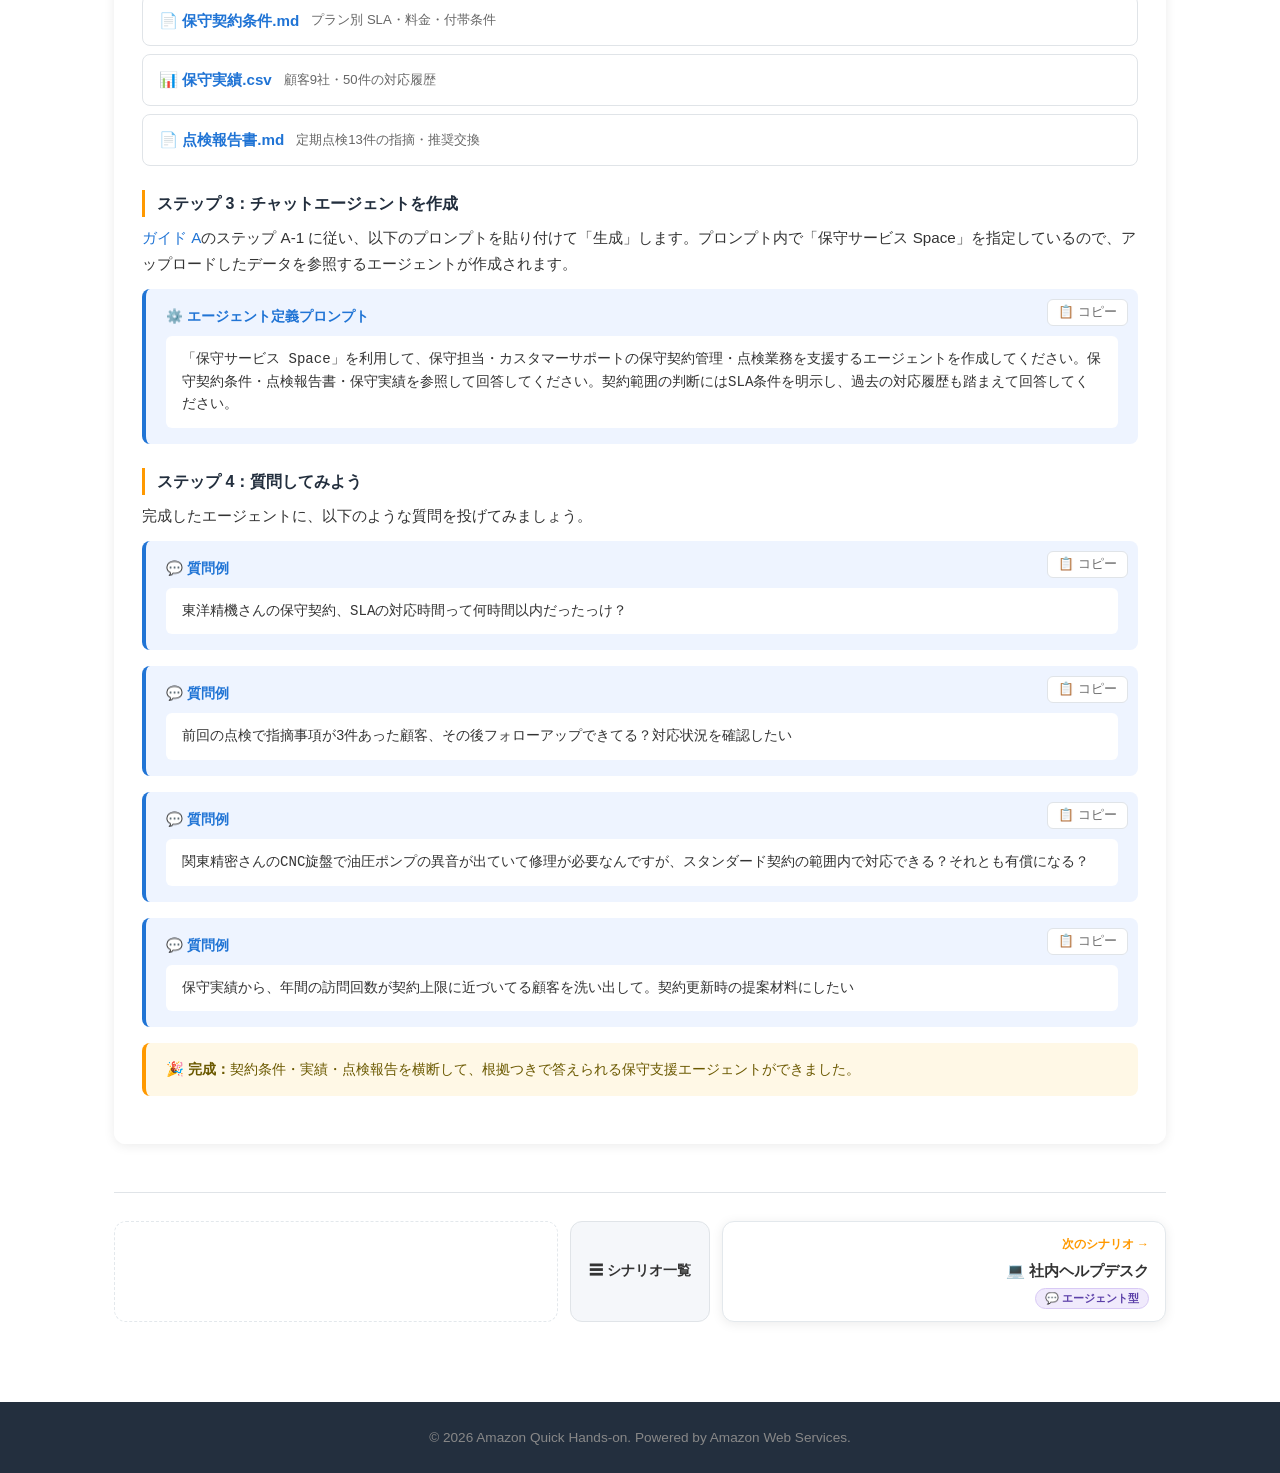
<file: quick-maintenance-handson.html>
<!DOCTYPE html>
<html lang="ja">
<head>
  <meta charset="UTF-8">
  <meta name="viewport" content="width=device-width, initial-scale=1.0">
  <title>Amazon Quick ハンズオン｜保守サービス</title>
  <link rel="stylesheet" href="css/style.css">
</head>
<body>

  <nav class="navbar">
    <div class="nav-inner">
      <span class="nav-logo">Amazon Quick Hands-on</span>
      <ul class="nav-links">
        <li><a href="index.html">トップ</a></li>
        <li><a href="quick-usage.html">使い方</a></li>
        <li><a href="#steps">手順</a></li>
      </ul>
    </div>
  </nav>

  <header class="hero">
    <div class="hero-inner">
      <p class="hero-tag">ケース 1 ・ 生産・品質・保守</p>
      <h1>保守サービス Space<br>訪問計画と顧客対応を支援する</h1>
      <p class="hero-desc">保守契約・点検報告・対応履歴を読み込んだエージェントで、SLA 判断・フォローアップ・契約更新提案までを支援します。</p>
      <a href="#steps" class="btn-primary">ハンズオンを始める</a>
    </div>
  </header>

  <div class="section" style="padding-top: 40px; padding-bottom: 0;">
    <a href="index.html#agent-scenarios" class="back-link">← シナリオ一覧に戻る</a>
  </div>

  <section id="steps" class="section">
    <h2 class="section-title">保守サービス ハンズオン <span class="badge badge-agent">💬 エージェント型</span></h2>
    <p class="section-desc">所要時間：約 15 分 ・ 使う機能：Space ＋ エージェント</p>

    <h4 class="block-title">このシナリオの活用イメージ</h4>
    <p>設備メーカーのアフターサービス部門を題材に、サービスエンジニアの訪問保守・SLA 管理・契約範囲の判断・契約更新提案を扱います。契約条件という「基準」と、実績という「履歴」を突き合わせて判断する構造になっています。この型は保守以外でも、契約や規程に照らして可否を判断する業務全般に応用できます。</p>

    <h4 class="block-title">このシナリオが役に立つ場面</h4>
    <p>保守・点検の計画と実施を担うチームで効果が出ます。契約条件と実績を突き合わせた判断ができるので、契約範囲の確認漏れや前回指摘のフォローアップ漏れが減ります。</p>

    <div class="tip-box">
      <strong>📌 はじめに：</strong>これは<strong>エージェント型</strong>のシナリオです。操作手順は<a href="quick-usage.html#common">共通ステップ</a>と<a href="quick-usage.html#guide-a">ガイド A</a>にまとめています。共通ステップ →ガイド A の順に開きながら、本ページの値（Space 名・データ・プロンプト）をコピーして進めてください。
    </div>

    <div class="accordion">
      <button class="accordion-btn" aria-expanded="true">
        <span class="accordion-icon">🔧</span>
        <span class="accordion-label">
          <strong>セットアップと実践（Space → エージェント → 分析 → 自動化）</strong>
          <small>保守契約条件・保守実績・点検報告書を活用</small>
        </span>
        <span class="accordion-arrow">▼</span>
      </button>
      <div class="accordion-content">
        <div class="handson-body">

          <h4>ステップ 1：Space を作成して名前を付ける</h4>
          <p><a href="quick-usage.html#common">共通ステップ</a>のステップ 2〜3 に従って Space を作成し、次の名前を付けます。</p>
          <div class="prompt-box">
            <div class="prompt-label">🏷️ Space 名</div>
            <div class="copy-field">
              <div class="copy-field-value">
                <span class="copy-field-text">保守サービス Space</span>
                <button class="copy-field-btn" title="コピー">📋</button>
              </div>
            </div>
          </div>

          <h4>ステップ 2：データ（ナレッジ）をアップロード</h4>
          <p>次の 3 ファイルをダウンロードし、Space に「ナレッジを追加」→「ファイルのアップロード」で取り込みます。</p>
          <ul class="file-list">
            <li><a href="data/maintenance/保守契約条件.md" download>📄 保守契約条件.md</a><span class="file-note">プラン別 SLA・料金・付帯条件</span></li>
            <li><a href="data/maintenance/保守実績.csv" download>📊 保守実績.csv</a><span class="file-note">顧客9社・50件の対応履歴</span></li>
            <li><a href="data/maintenance/点検報告書.md" download>📄 点検報告書.md</a><span class="file-note">定期点検13件の指摘・推奨交換</span></li>
          </ul>

          <h4>ステップ 3：チャットエージェントを作成</h4>
          <p><a href="quick-usage.html#guide-a">ガイド A</a>のステップ A-1 に従い、以下のプロンプトを貼り付けて「生成」します。プロンプト内で「保守サービス Space」を指定しているので、アップロードしたデータを参照するエージェントが作成されます。</p>
          <div class="prompt-box">
            <button class="prompt-copy-btn" title="コピー">📋 コピー</button>
            <div class="prompt-label">⚙️ エージェント定義プロンプト</div>
            <pre><code>「保守サービス Space」を利用して、保守担当・カスタマーサポートの保守契約管理・点検業務を支援するエージェントを作成してください。保守契約条件・点検報告書・保守実績を参照して回答してください。契約範囲の判断にはSLA条件を明示し、過去の対応履歴も踏まえて回答してください。</code></pre>
          </div>

          <h4>ステップ 4：質問してみよう</h4>
          <p>完成したエージェントに、以下のような質問を投げてみましょう。</p>
          <div class="prompt-box">
            <button class="prompt-copy-btn" title="コピー">📋 コピー</button>
            <div class="prompt-label">💬 質問例</div>
            <pre><code>東洋精機さんの保守契約、SLAの対応時間って何時間以内だったっけ？</code></pre>
          </div>
          <div class="prompt-box">
            <button class="prompt-copy-btn" title="コピー">📋 コピー</button>
            <div class="prompt-label">💬 質問例</div>
            <pre><code>前回の点検で指摘事項が3件あった顧客、その後フォローアップできてる？対応状況を確認したい</code></pre>
          </div>
          <div class="prompt-box">
            <button class="prompt-copy-btn" title="コピー">📋 コピー</button>
            <div class="prompt-label">💬 質問例</div>
            <pre><code>関東精密さんのCNC旋盤で油圧ポンプの異音が出ていて修理が必要なんですが、スタンダード契約の範囲内で対応できる？それとも有償になる？</code></pre>
          </div>
          <div class="prompt-box">
            <button class="prompt-copy-btn" title="コピー">📋 コピー</button>
            <div class="prompt-label">💬 質問例</div>
            <pre><code>保守実績から、年間の訪問回数が契約上限に近づいてる顧客を洗い出して。契約更新時の提案材料にしたい</code></pre>
          </div>

          <div class="tip-box">
            <strong>🎉 完成：</strong>契約条件・実績・点検報告を横断して、根拠つきで答えられる保守支援エージェントができました。
          </div>

        </div>
      </div>
    </div>

    <nav class="scenario-nav" aria-label="シナリオの移動">
      <span class="scenario-nav-item scenario-nav-empty"></span>
      <a class="scenario-nav-index" href="index.html#agent-scenarios">☰ シナリオ一覧</a>
      <a class="scenario-nav-item scenario-nav-next" href="quick-helpdesk-handson.html">
        <span class="scenario-nav-dir">次のシナリオ →</span>
        <span class="scenario-nav-title">💻 社内ヘルプデスク</span>
        <span class="badge badge-agent">💬 エージェント型</span>
      </a>
    </nav>
  </section>

  <footer class="footer">
    <p>&copy; 2026 Amazon Quick Hands-on. Powered by Amazon Web Services.</p>
  </footer>

  <script>
    document.querySelectorAll('.accordion-btn').forEach(btn => {
      btn.addEventListener('click', () => {
        const expanded = btn.getAttribute('aria-expanded') === 'true';
        btn.setAttribute('aria-expanded', !expanded);
      });
    });
    document.querySelectorAll('a[href^="#"]').forEach(a => {
      a.addEventListener('click', e => {
        const href = a.getAttribute('href');
        if (!href.startsWith('#')) return;
        e.preventDefault();
        const target = document.querySelector(href);
        if (target) target.scrollIntoView({ behavior: 'smooth', block: 'start' });
      });
    });
    document.querySelectorAll('.prompt-copy-btn').forEach(btn => {
      btn.addEventListener('click', () => {
        const code = btn.closest('.prompt-box').querySelector('code');
        if (code) navigator.clipboard.writeText(code.textContent).then(() => {
          btn.textContent = '✅ コピー済み';
          setTimeout(() => btn.textContent = '📋 コピー', 1500);
        });
      });
    });
    document.querySelectorAll('.copy-field-btn').forEach(btn => {
      btn.addEventListener('click', () => {
        const text = btn.closest('.copy-field-value').querySelector('.copy-field-text').textContent;
        navigator.clipboard.writeText(text).then(() => {
          btn.textContent = '✅';
          setTimeout(() => btn.textContent = '📋', 1500);
        });
      });
    });
  </script>

</body>
</html>
</file>
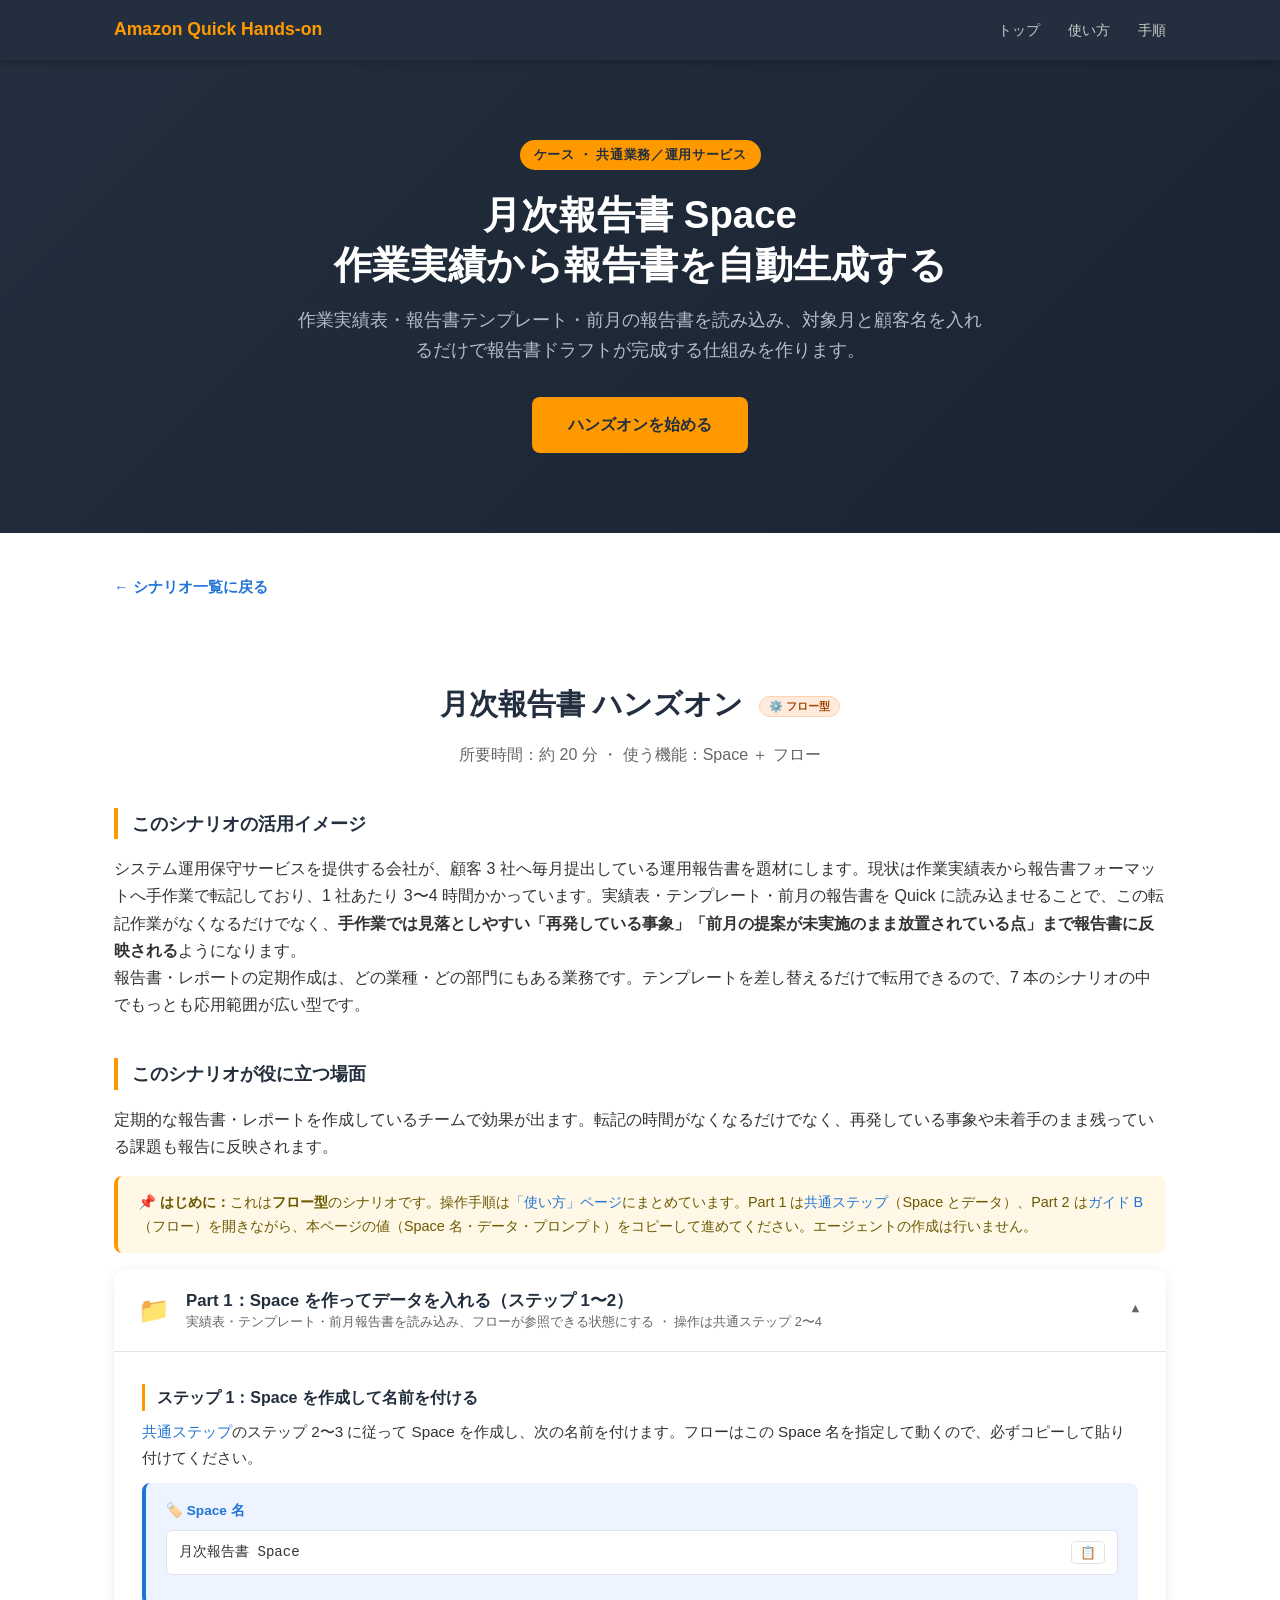
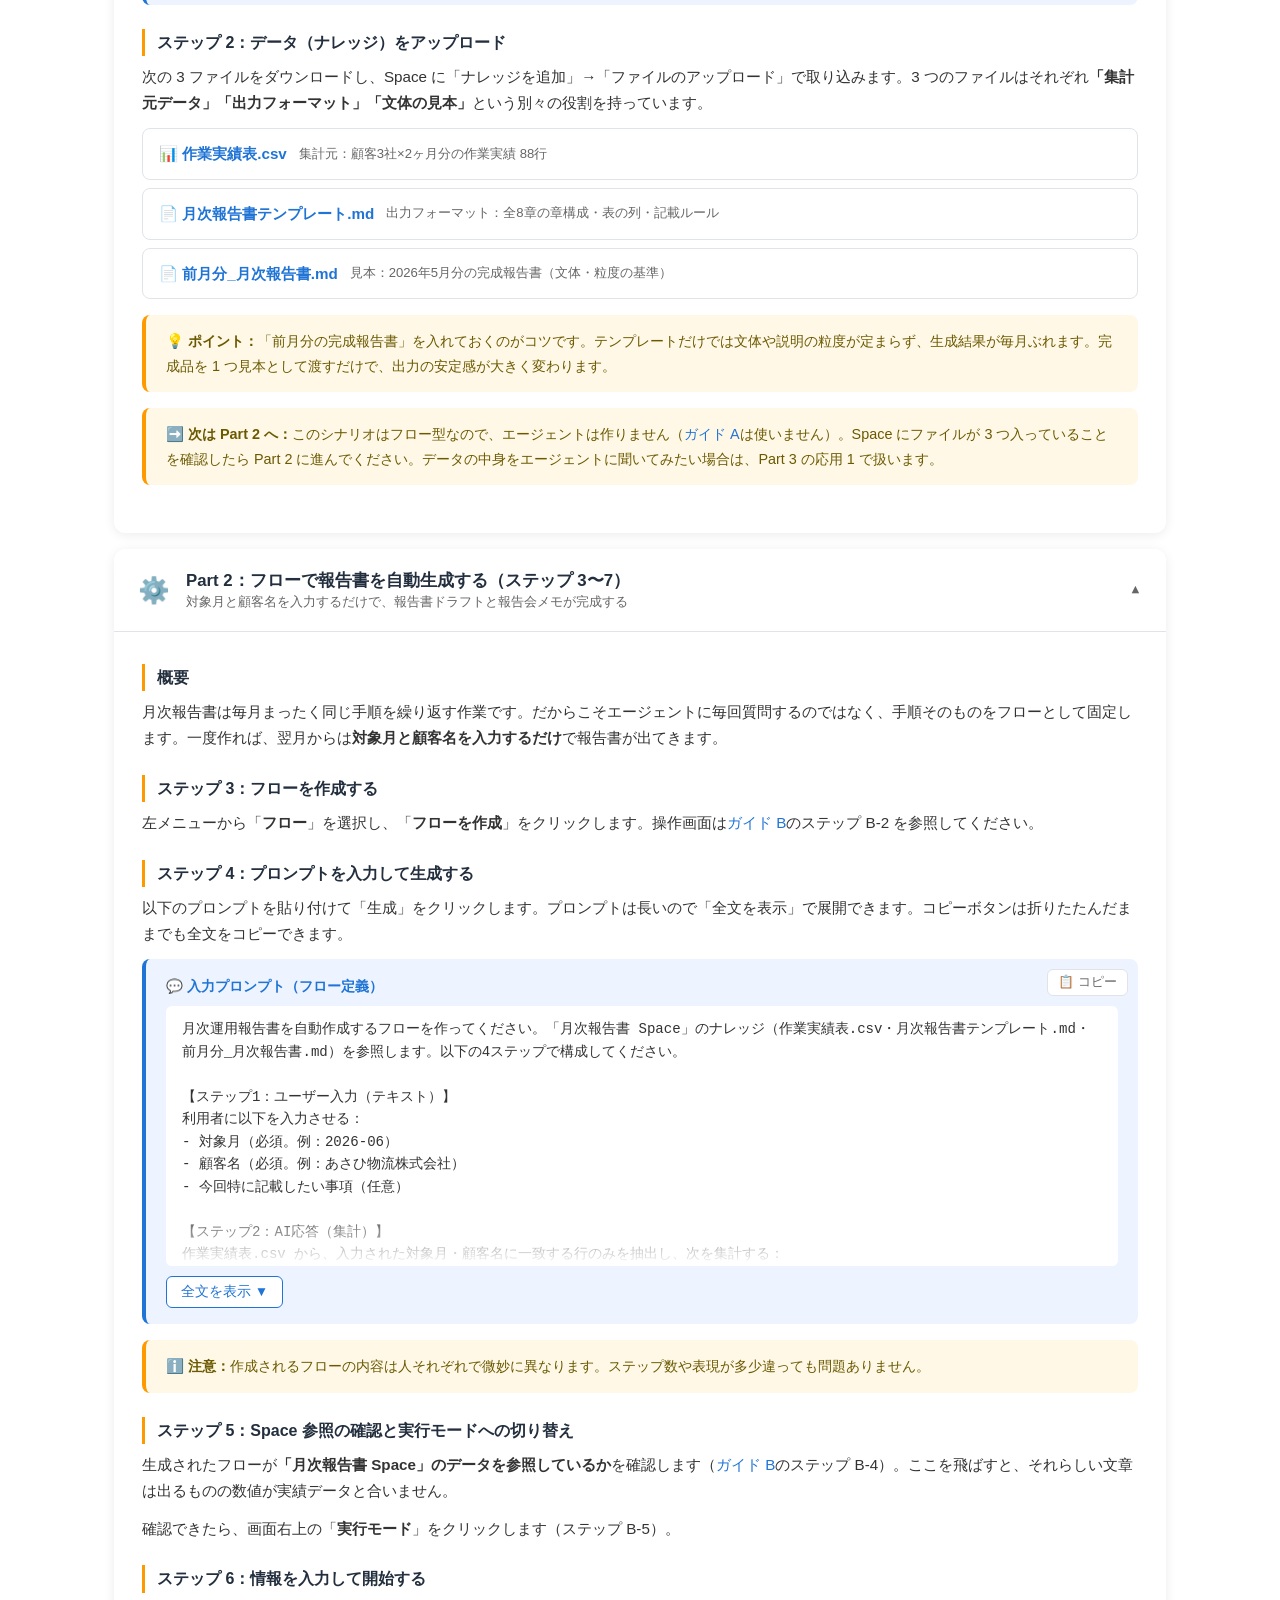
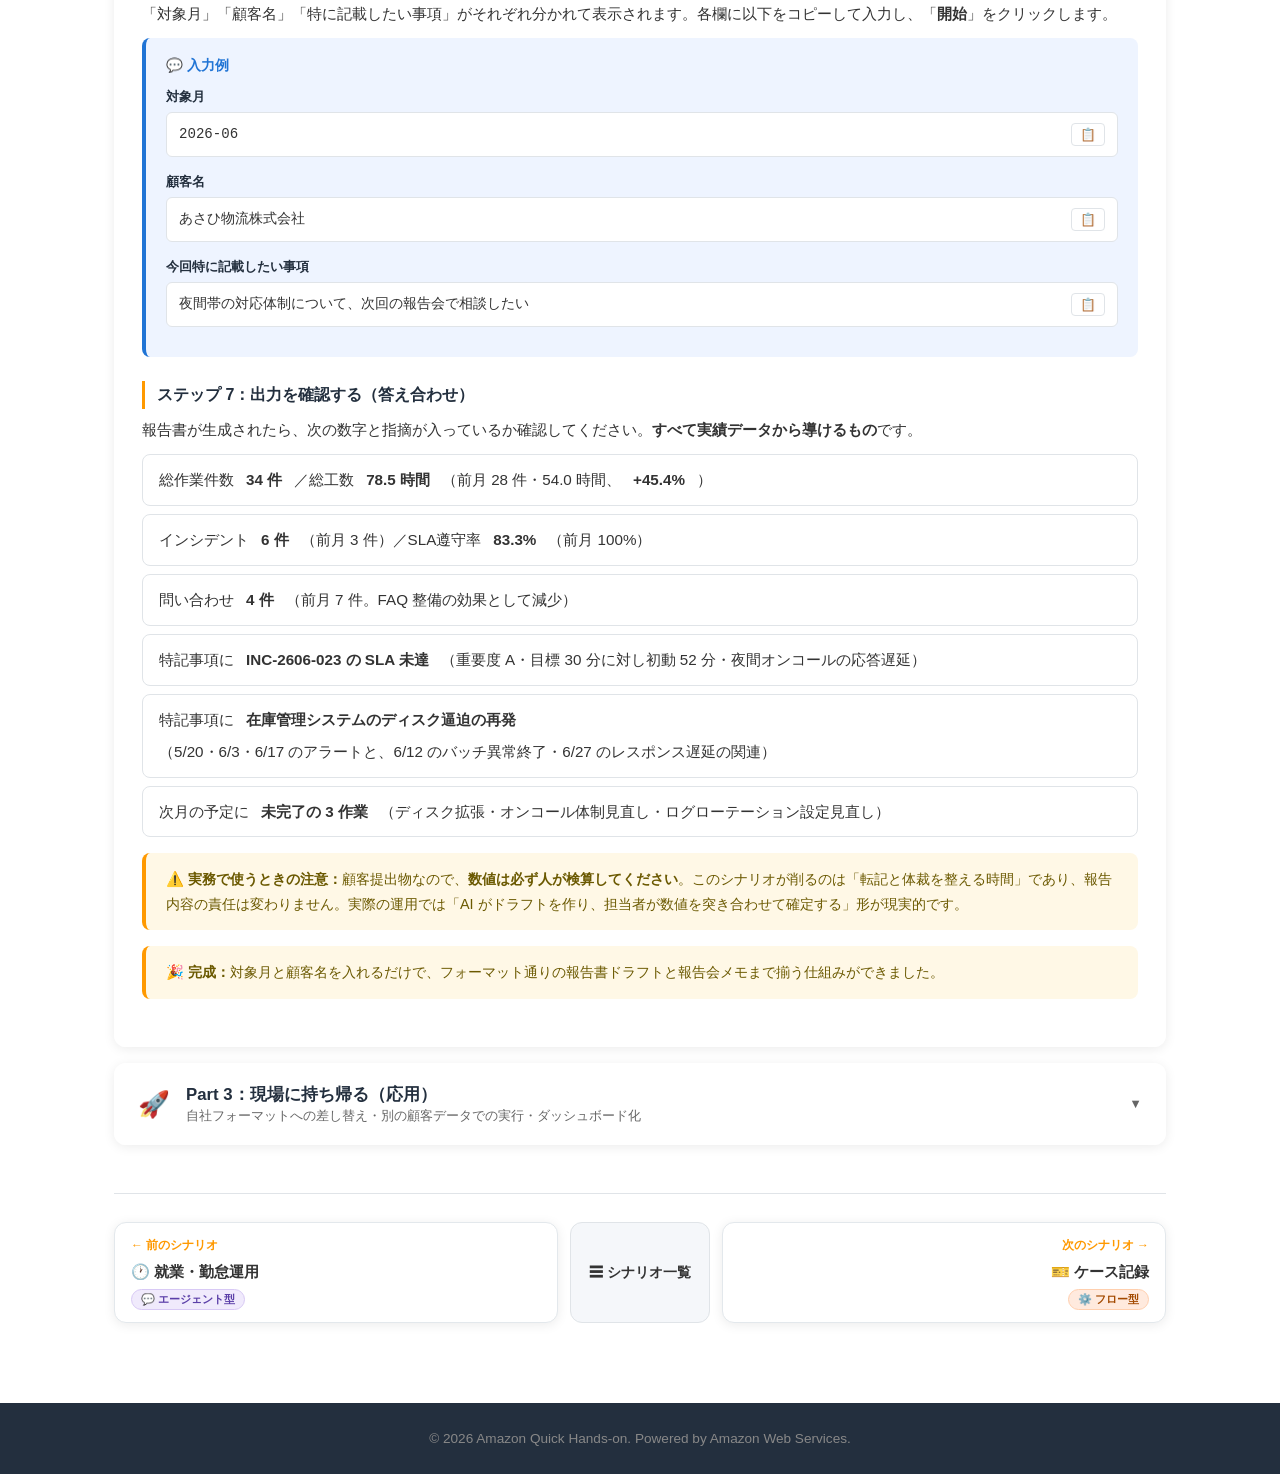
<file: quick-monthly-report-handson.html>
<!DOCTYPE html>
<html lang="ja">
<head>
  <meta charset="UTF-8">
  <meta name="viewport" content="width=device-width, initial-scale=1.0">
  <title>Amazon Quick ハンズオン｜月次報告書</title>
  <link rel="stylesheet" href="css/style.css">
</head>
<body>

  <nav class="navbar">
    <div class="nav-inner">
      <span class="nav-logo">Amazon Quick Hands-on</span>
      <ul class="nav-links">
        <li><a href="index.html">トップ</a></li>
        <li><a href="quick-usage.html">使い方</a></li>
        <li><a href="#steps">手順</a></li>
      </ul>
    </div>
  </nav>

  <header class="hero">
    <div class="hero-inner">
      <p class="hero-tag">ケース ・ 共通業務／運用サービス</p>
      <h1>月次報告書 Space<br>作業実績から報告書を自動生成する</h1>
      <p class="hero-desc">作業実績表・報告書テンプレート・前月の報告書を読み込み、対象月と顧客名を入れるだけで報告書ドラフトが完成する仕組みを作ります。</p>
      <a href="#steps" class="btn-primary">ハンズオンを始める</a>
    </div>
  </header>

  <div class="section" style="padding-top: 40px; padding-bottom: 0;">
    <a href="index.html#flow-scenarios" class="back-link">← シナリオ一覧に戻る</a>
  </div>

  <section id="steps" class="section">
    <h2 class="section-title">月次報告書 ハンズオン <span class="badge badge-flow">⚙️ フロー型</span></h2>
    <p class="section-desc">所要時間：約 20 分 ・ 使う機能：Space ＋ フロー</p>

    <h4 class="block-title">このシナリオの活用イメージ</h4>
    <p>システム運用保守サービスを提供する会社が、顧客 3 社へ毎月提出している運用報告書を題材にします。現状は作業実績表から報告書フォーマットへ手作業で転記しており、1 社あたり 3〜4 時間かかっています。実績表・テンプレート・前月の報告書を Quick に読み込ませることで、この転記作業がなくなるだけでなく、<strong>手作業では見落としやすい「再発している事象」「前月の提案が未実施のまま放置されている点」まで報告書に反映される</strong>ようになります。</p>

    <p>報告書・レポートの定期作成は、どの業種・どの部門にもある業務です。テンプレートを差し替えるだけで転用できるので、7 本のシナリオの中でもっとも応用範囲が広い型です。</p>

    <h4 class="block-title">このシナリオが役に立つ場面</h4>
    <p>定期的な報告書・レポートを作成しているチームで効果が出ます。転記の時間がなくなるだけでなく、再発している事象や未着手のまま残っている課題も報告に反映されます。</p>

    <div class="tip-box">
      <strong>📌 はじめに：</strong>これは<strong>フロー型</strong>のシナリオです。操作手順は<a href="quick-usage.html">「使い方」ページ</a>にまとめています。Part 1 は<a href="quick-usage.html#common">共通ステップ</a>（Space とデータ）、Part 2 は<a href="quick-usage.html#guide-b">ガイド B</a>（フロー）を開きながら、本ページの値（Space 名・データ・プロンプト）をコピーして進めてください。エージェントの作成は行いません。
    </div>

    <!-- Part 1 -->
    <div class="accordion">
      <button class="accordion-btn" aria-expanded="true">
        <span class="accordion-icon">📁</span>
        <span class="accordion-label">
          <strong>Part 1：Space を作ってデータを入れる（ステップ 1〜2）</strong>
          <small>実績表・テンプレート・前月報告書を読み込み、フローが参照できる状態にする ・ 操作は共通ステップ 2〜4</small>
        </span>
        <span class="accordion-arrow">▼</span>
      </button>
      <div class="accordion-content">
        <div class="handson-body">

          <h4>ステップ 1：Space を作成して名前を付ける</h4>
          <p><a href="quick-usage.html#common">共通ステップ</a>のステップ 2〜3 に従って Space を作成し、次の名前を付けます。フローはこの Space 名を指定して動くので、必ずコピーして貼り付けてください。</p>
          <div class="prompt-box">
            <div class="prompt-label">🏷️ Space 名</div>
            <div class="copy-field">
              <div class="copy-field-value">
                <span class="copy-field-text">月次報告書 Space</span>
                <button class="copy-field-btn" title="コピー">📋</button>
              </div>
            </div>
          </div>

          <h4>ステップ 2：データ（ナレッジ）をアップロード</h4>
          <p>次の 3 ファイルをダウンロードし、Space に「ナレッジを追加」→「ファイルのアップロード」で取り込みます。3 つのファイルはそれぞれ<strong>「集計元データ」「出力フォーマット」「文体の見本」</strong>という別々の役割を持っています。</p>
          <ul class="file-list">
            <li><a href="data/monthly-report/作業実績表.csv" download>📊 作業実績表.csv</a><span class="file-note">集計元：顧客3社×2ヶ月分の作業実績 88行</span></li>
            <li><a href="data/monthly-report/月次報告書テンプレート.md" download>📄 月次報告書テンプレート.md</a><span class="file-note">出力フォーマット：全8章の章構成・表の列・記載ルール</span></li>
            <li><a href="data/monthly-report/前月分_月次報告書.md" download>📄 前月分_月次報告書.md</a><span class="file-note">見本：2026年5月分の完成報告書（文体・粒度の基準）</span></li>
          </ul>
          <div class="tip-box">
            <strong>💡 ポイント：</strong>「前月分の完成報告書」を入れておくのがコツです。テンプレートだけでは文体や説明の粒度が定まらず、生成結果が毎月ぶれます。完成品を 1 つ見本として渡すだけで、出力の安定感が大きく変わります。
          </div>

          <div class="tip-box">
            <strong>➡️ 次は Part 2 へ：</strong>このシナリオはフロー型なので、エージェントは作りません（<a href="quick-usage.html#guide-a">ガイド A</a>は使いません）。Space にファイルが 3 つ入っていることを確認したら Part 2 に進んでください。データの中身をエージェントに聞いてみたい場合は、Part 3 の応用 1 で扱います。
          </div>

        </div>
      </div>
    </div>

    <!-- Part 2 -->
    <div class="accordion">
      <button class="accordion-btn" aria-expanded="true">
        <span class="accordion-icon">⚙️</span>
        <span class="accordion-label">
          <strong>Part 2：フローで報告書を自動生成する（ステップ 3〜7）</strong>
          <small>対象月と顧客名を入力するだけで、報告書ドラフトと報告会メモが完成する</small>
        </span>
        <span class="accordion-arrow">▼</span>
      </button>
      <div class="accordion-content">
        <div class="handson-body">

          <h4>概要</h4>
          <p>月次報告書は毎月まったく同じ手順を繰り返す作業です。だからこそエージェントに毎回質問するのではなく、手順そのものをフローとして固定します。一度作れば、翌月からは<strong>対象月と顧客名を入力するだけ</strong>で報告書が出てきます。</p>

          <h4>ステップ 3：フローを作成する</h4>
          <p>左メニューから「<strong>フロー</strong>」を選択し、「<strong>フローを作成</strong>」をクリックします。操作画面は<a href="quick-usage.html#guide-b">ガイド B</a>のステップ B-2 を参照してください。</p>

          <h4>ステップ 4：プロンプトを入力して生成する</h4>
          <p>以下のプロンプトを貼り付けて「生成」をクリックします。プロンプトは長いので「全文を表示」で展開できます。コピーボタンは折りたたんだままでも全文をコピーできます。</p>
          <div class="prompt-box prompt-collapsible">
            <button class="prompt-copy-btn" title="コピー">📋 コピー</button>
            <div class="prompt-label">💬 入力プロンプト（フロー定義）</div>
            <pre class="prompt-code"><code>月次運用報告書を自動作成するフローを作ってください。「月次報告書 Space」のナレッジ（作業実績表.csv・月次報告書テンプレート.md・前月分_月次報告書.md）を参照します。以下の4ステップで構成してください。

【ステップ1：ユーザー入力（テキスト）】
利用者に以下を入力させる：
- 対象月（必須。例：2026-06）
- 顧客名（必須。例：あさひ物流株式会社）
- 今回特に記載したい事項（任意）

【ステップ2：AI応答（集計）】
作業実績表.csv から、入力された対象月・顧客名に一致する行のみを抽出し、次を集計する：
1. 総作業件数と総工数
2. 作業種別ごとの件数・工数・構成比
3. システム名ごとの件数・工数・主な作業内容
4. 作業区分（定期／突発）ごとの件数・工数・構成比
5. インシデント対応の一覧（インシデント番号・作業日・システム名・事象・重要度・初動時間_分・SLA目標_分・SLA遵守・対応内容・工数）
6. SLA遵守率（インシデント対応のうち SLA遵守 が○の割合）
7. 問い合わせ対応の件数と内容の分類
8. ステータスが「完了」以外（進行中・未着手）の作業一覧
さらに、対象月の1ヶ月前の同じ顧客のデータも同様に集計し、前月比（作業件数・総工数・インシデント件数・SLA遵守率・問い合わせ件数）を算出する。
※数値は csv の値のみを使用し、四則演算以外の推測は行わないこと。件数と工数の合計が内訳の合計と一致していることを検算すること。

【ステップ3：AI応答（報告書の作成）】
ステップ2の集計結果と月次報告書テンプレート.md を使って、報告書本文を作成する：
- 章構成・見出し・表の列は月次報告書テンプレート.md に完全に従う。列の追加・削除・並べ替えは禁止
- 文体とコメントの粒度は前月分_月次報告書.md に合わせる
- 「1. 今月のサマリ」の本文には、工数やインシデントが増減した理由を実績データから特定して書く
- 「6. 特記事項」には次のものを必ず洗い出して記載する：SLA未達の案件とその原因／同一システムで複数回発生した事象／業務影響が生じた事象／想定外の工数が発生した作業
- 「7. 次月の予定」には、ステータスが「完了」以外の作業をすべて記載する
- 「8. 改善提案」では、前月分_月次報告書.md の改善提案が実施済みか未実施かを確認し、未実施のまま同じ事象が再発している場合はその事実を明記する
- csv にない数値を記載する場合は必ず末尾に (推定) と付ける
- 顧客提出物なので、社内向けの言い回しや責任を転嫁するように読める表現は使わない

【ステップ4：AI応答（報告会の準備）】
ステップ3の報告書をもとに、報告会用の説明メモを作成する：
- 章ごとに「1文で伝えたいこと」と「想定質問と回答」を記載
- お客様から追及されやすい点（SLA未達・工数の増加・対応が長引いている案件）は、先に自分から触れる構成にする
- 最後に、報告書提出メールの文面（件名・本文）を添える

全体の制約：
- 実行モードは会話モード（Conversational）にする</code></pre>
            <button class="prompt-toggle-btn" aria-expanded="false">全文を表示 ▼</button>
          </div>
          <div class="tip-box">
            <strong>ℹ️ 注意：</strong>作成されるフローの内容は人それぞれで微妙に異なります。ステップ数や表現が多少違っても問題ありません。
          </div>

          <h4>ステップ 5：Space 参照の確認と実行モードへの切り替え</h4>
          <p>生成されたフローが<strong>「月次報告書 Space」のデータを参照しているか</strong>を確認します（<a href="quick-usage.html#guide-b">ガイド B</a>のステップ B-4）。ここを飛ばすと、それらしい文章は出るものの数値が実績データと合いません。</p>
          <p>確認できたら、画面右上の「<strong>実行モード</strong>」をクリックします（ステップ B-5）。</p>

          <h4>ステップ 6：情報を入力して開始する</h4>
          <p>「対象月」「顧客名」「特に記載したい事項」がそれぞれ分かれて表示されます。各欄に以下をコピーして入力し、「<strong>開始</strong>」をクリックします。</p>
          <div class="prompt-box">
            <div class="prompt-label">💬 入力例</div>
            <div class="copy-field">
              <div class="copy-field-label">対象月</div>
              <div class="copy-field-value">
                <span class="copy-field-text">2026-06</span>
                <button class="copy-field-btn" title="コピー">📋</button>
              </div>
            </div>
            <div class="copy-field">
              <div class="copy-field-label">顧客名</div>
              <div class="copy-field-value">
                <span class="copy-field-text">あさひ物流株式会社</span>
                <button class="copy-field-btn" title="コピー">📋</button>
              </div>
            </div>
            <div class="copy-field">
              <div class="copy-field-label">今回特に記載したい事項</div>
              <div class="copy-field-value">
                <span class="copy-field-text">夜間帯の対応体制について、次回の報告会で相談したい</span>
                <button class="copy-field-btn" title="コピー">📋</button>
              </div>
            </div>
          </div>

          <h4>ステップ 7：出力を確認する（答え合わせ）</h4>
          <p>報告書が生成されたら、次の数字と指摘が入っているか確認してください。<strong>すべて実績データから導けるもの</strong>です。</p>
          <ul class="file-list">
            <li>総作業件数 <strong>34 件</strong>／総工数 <strong>78.5 時間</strong>（前月 28 件・54.0 時間、<strong>+45.4%</strong>）</li>
            <li>インシデント <strong>6 件</strong>（前月 3 件）／SLA遵守率 <strong>83.3%</strong>（前月 100%）</li>
            <li>問い合わせ <strong>4 件</strong>（前月 7 件。FAQ 整備の効果として減少）</li>
            <li>特記事項に <strong>INC-2606-023 の SLA 未達</strong>（重要度 A・目標 30 分に対し初動 52 分・夜間オンコールの応答遅延）</li>
            <li>特記事項に <strong>在庫管理システムのディスク逼迫の再発</strong>（5/20・6/3・6/17 のアラートと、6/12 のバッチ異常終了・6/27 のレスポンス遅延の関連）</li>
            <li>次月の予定に <strong>未完了の 3 作業</strong>（ディスク拡張・オンコール体制見直し・ログローテーション設定見直し）</li>
          </ul>
          <div class="tip-box">
            <strong>⚠️ 実務で使うときの注意：</strong>顧客提出物なので、<strong>数値は必ず人が検算してください</strong>。このシナリオが削るのは「転記と体裁を整える時間」であり、報告内容の責任は変わりません。実際の運用では「AI がドラフトを作り、担当者が数値を突き合わせて確定する」形が現実的です。
          </div>

          <div class="tip-box">
            <strong>🎉 完成：</strong>対象月と顧客名を入れるだけで、フォーマット通りの報告書ドラフトと報告会メモまで揃う仕組みができました。
          </div>

        </div>
      </div>
    </div>

    <!-- Part 3 -->
    <div class="accordion">
      <button class="accordion-btn" aria-expanded="false">
        <span class="accordion-icon">🚀</span>
        <span class="accordion-label">
          <strong>Part 3：現場に持ち帰る（応用）</strong>
          <small>自社フォーマットへの差し替え・別の顧客データでの実行・ダッシュボード化</small>
        </span>
        <span class="accordion-arrow">▼</span>
      </button>
      <div class="accordion-content">
        <div class="handson-body">

          <h4>応用 1：エージェントで検算・深掘りする（任意）</h4>
          <p>フローが出した数値を確かめたいときや、報告会で追及されそうな点を先に潰しておきたいときは、同じ Space にエージェントを立てて対話で聞くのが早いです。<a href="quick-usage.html#guide-a">ガイド A</a>のステップ A-1 に従って、以下のプロンプトで作成します。</p>
          <div class="prompt-box">
            <button class="prompt-copy-btn" title="コピー">📋 コピー</button>
            <div class="prompt-label">⚙️ エージェント定義プロンプト</div>
            <pre><code>「月次報告書 Space」を利用して、月次運用報告書の作成を支援するエージェントを作成してください。作業実績表.csv・月次報告書テンプレート.md・前月分_月次報告書.md を参照し、実績の集計、前月比の算出、特記事項の洗い出しに回答してください。数値は必ず作業実績表.csv の値をもとに計算し、回答には根拠となる作業IDやインシデント番号を示してください。csv から読み取れない内容を答える場合は「実績データには記載がありません」と明示してください。</code></pre>
          </div>
          <p>次のような質問を投げてみてください。上から順に「集計 → 問題の特定 → 因果の推定」と踏み込んでいきます。</p>
          <div class="prompt-box">
            <button class="prompt-copy-btn" title="コピー">📋 コピー</button>
            <div class="prompt-label">💬 質問例 1（集計の検算）</div>
            <pre><code>2026年6月のあさひ物流株式会社の作業実績を、作業種別ごとに件数と工数で集計して</code></pre>
          </div>
          <div class="prompt-box">
            <button class="prompt-copy-btn" title="コピー">📋 コピー</button>
            <div class="prompt-label">💬 質問例 2（問題の特定）</div>
            <pre><code>6月にSLA目標を達成できなかったインシデントはありますか？原因と、次月に提案すべき対策も教えてください</code></pre>
          </div>
          <div class="prompt-box">
            <button class="prompt-copy-btn" title="コピー">📋 コピー</button>
            <div class="prompt-label">💬 質問例 3（因果の推定）</div>
            <pre><code>在庫管理システムのディスク関連の事象を時系列で並べて、根本原因を推定してください。前月の報告書で提案した対策は実施済みですか？</code></pre>
          </div>
          <div class="prompt-box">
            <button class="prompt-copy-btn" title="コピー">📋 コピー</button>
            <div class="prompt-label">💬 質問例 4（前月比の説明）</div>
            <pre><code>5月と6月を比較して、工数が増えた理由を実績データから説明してください</code></pre>
          </div>
          <div class="tip-box">
            <strong>🔍 注目してほしいところ：</strong>質問例 3 では、実績表（6月にディスク障害が再発）と前月分報告書（5月にディスク拡張を提案済み）という<strong>別々のファイルを突き合わせた指摘</strong>が返ってきます。「提案した対策が承認待ちのまま再発している」——実績表を眺めるだけでは気づきにくく、報告書の価値そのものになる部分です。
          </div>
          <div class="tip-box">
            <strong>💡 使い分けの実感：</strong>同じデータでも、<strong>毎月同じ形で出したいときはフロー、その場で確かめたいときはエージェント</strong>です。この応用まで試すと、2 つの違いが体感できます。
          </div>

          <h4>応用 2：自社のフォーマットに差し替える</h4>
          <p>このシナリオで一番重要なのは <code>月次報告書テンプレート.md</code> です。ここを自社の報告書フォーマットに置き換えるだけで、フローはそのまま使えます。手順は 3 つです。</p>
          <ol>
            <li>実際に提出している報告書を 1 つ用意し、顧客名や数値を <code>{{ }}</code> のプレースホルダに置き換える</li>
            <li>章の順番・表の列・記載ルール（「該当なしの場合はこう書く」など）をそのまま残す</li>
            <li>直近に提出した完成版の報告書も 1 つ Space に入れる（文体の見本になります）</li>
          </ol>
          <div class="tip-box">
            <strong>💡 ポイント：</strong>テンプレートに「列の追加・削除・並べ替えは禁止」「該当データが 0 件の章は削除せず『該当なし』と記載」といった<strong>禁止事項</strong>を書いておくと、出力のばらつきが大きく減ります。
          </div>

          <h4>応用 3：他の顧客でも実行してみる</h4>
          <p>ステップ 6 の顧客名を差し替えて、もう一度フローを実行してみてください。契約プランも作業量も違う顧客で、同じフォーマットの報告書が出てきます。</p>
          <div class="prompt-box">
            <div class="prompt-label">💬 別の顧客で試す</div>
            <div class="copy-field">
              <div class="copy-field-label">顧客名（ライトプラン・作業量が少ない顧客）</div>
              <div class="copy-field-value">
                <span class="copy-field-text">みどり建設株式会社</span>
                <button class="copy-field-btn" title="コピー">📋</button>
              </div>
            </div>
            <div class="copy-field">
              <div class="copy-field-label">顧客名（プレミアムプラン）</div>
              <div class="copy-field-value">
                <span class="copy-field-text">大和フーズ株式会社</span>
                <button class="copy-field-btn" title="コピー">📋</button>
              </div>
            </div>
          </div>
          <p>みどり建設では「5 月に容量追加の相談を受けていたが未対応のまま、6 月に容量上限到達で障害が発生した」という因果が拾われるはずです。顧客が変わっても、同じ観点で指摘が出てくることを確認してください。</p>

          <h4>応用 4：横断で見る（ダッシュボード化）</h4>
          <p>報告書は顧客ごとの縦の話ですが、運用チームとしては全顧客を横断で見たいところです。日次集計データを使うとダッシュボードにできます。</p>
          <ul class="file-list">
            <li><a href="data/monthly-report/運用実績日次.csv" download>📊 運用実績日次.csv</a><span class="file-note">3ヶ月×3社の日次集計 273行（ダッシュボード用）</span></li>
          </ul>
          <div class="prompt-box">
            <button class="prompt-copy-btn" title="コピー">📋 コピー</button>
            <div class="prompt-label">⚙️ ダッシュボード作成プロンプト（要管理者権限）</div>
            <pre><code>運用実績日次を使って、顧客別の月次工数推移、インシデント件数の推移、SLA超過の発生状況、問い合わせ件数の推移を可視化する運用サービス管理ダッシュボードを作ってください。</code></pre>
          </div>
          <p>ダッシュボードの作成には管理者権限が必要です。詳しい手順は<a href="quick-admin-dashboard-handson.html">管理者用ハンズオン</a>を参照してください。</p>

          <h4>応用 5：転用しやすい他の「定期レポート」</h4>
          <p>同じ型（実績データ＋テンプレート＋前回の完成版）は、報告書以外にも当てはまります。</p>
          <ul>
            <li>週次の作業報告・進捗報告</li>
            <li>プロジェクトの月次進捗レポート（課題一覧＋WBS）</li>
            <li>セキュリティ月次レポート（検知ログ＋対応状況）</li>
            <li>部門の月次業績レポート（売上実績＋前月比コメント）</li>
            <li>四半期のサービスレビュー資料（SLA 実績＋改善提案）</li>
          </ul>

        </div>
      </div>
    </div>

    <nav class="scenario-nav" aria-label="シナリオの移動">
      <a class="scenario-nav-item scenario-nav-prev" href="quick-attendance-handson.html">
        <span class="scenario-nav-dir">← 前のシナリオ</span>
        <span class="scenario-nav-title">🕐 就業・勤怠運用</span>
        <span class="badge badge-agent">💬 エージェント型</span>
      </a>
      <a class="scenario-nav-index" href="index.html#flow-scenarios">☰ シナリオ一覧</a>
      <a class="scenario-nav-item scenario-nav-next" href="quick-case-record-handson.html">
        <span class="scenario-nav-dir">次のシナリオ →</span>
        <span class="scenario-nav-title">🎫 ケース記録</span>
        <span class="badge badge-flow">⚙️ フロー型</span>
      </a>
    </nav>
  </section>

  <footer class="footer">
    <p>&copy; 2026 Amazon Quick Hands-on. Powered by Amazon Web Services.</p>
  </footer>

  <script>
    document.querySelectorAll('.accordion-btn').forEach(btn => {
      btn.addEventListener('click', () => {
        const expanded = btn.getAttribute('aria-expanded') === 'true';
        btn.setAttribute('aria-expanded', !expanded);
      });
    });
    document.querySelectorAll('a[href^="#"]').forEach(a => {
      a.addEventListener('click', e => {
        const href = a.getAttribute('href');
        if (!href.startsWith('#')) return;
        e.preventDefault();
        const target = document.querySelector(href);
        if (target) target.scrollIntoView({ behavior: 'smooth', block: 'start' });
      });
    });
    document.querySelectorAll('.prompt-copy-btn').forEach(btn => {
      btn.addEventListener('click', () => {
        const code = btn.closest('.prompt-box').querySelector('code');
        if (code) navigator.clipboard.writeText(code.textContent).then(() => {
          btn.textContent = '✅ コピー済み';
          setTimeout(() => btn.textContent = '📋 コピー', 1500);
        });
      });
    });
    document.querySelectorAll('.copy-field-btn').forEach(btn => {
      btn.addEventListener('click', () => {
        const text = btn.closest('.copy-field-value').querySelector('.copy-field-text').textContent;
        navigator.clipboard.writeText(text).then(() => {
          btn.textContent = '✅';
          setTimeout(() => btn.textContent = '📋', 1500);
        });
      });
    });
    // 折りたたみプロンプトの開閉
    document.querySelectorAll('.prompt-toggle-btn').forEach(btn => {
      btn.addEventListener('click', () => {
        const box = btn.closest('.prompt-collapsible');
        const expanded = box.classList.toggle('expanded');
        btn.setAttribute('aria-expanded', expanded);
        btn.textContent = expanded ? '折りたたむ ▲' : '全文を表示 ▼';
      });
    });
  </script>

</body>
</html>
</file>
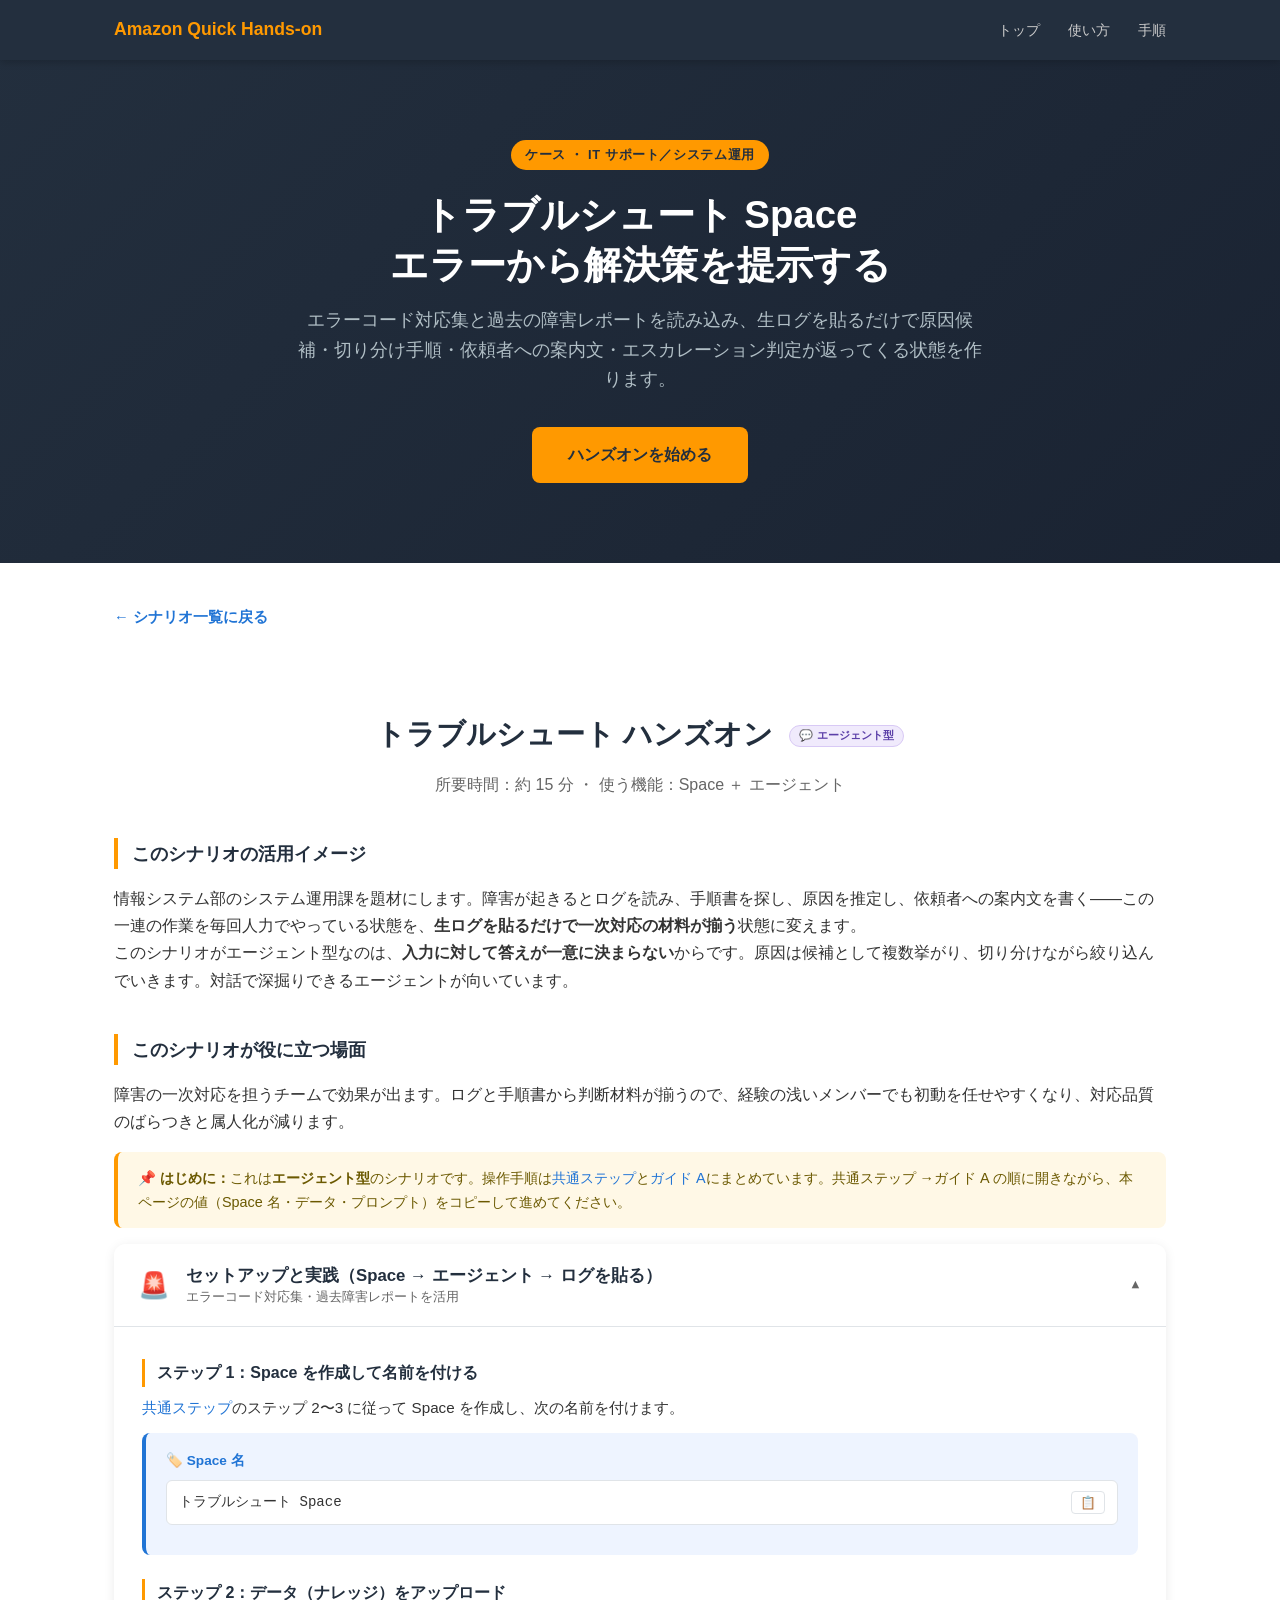
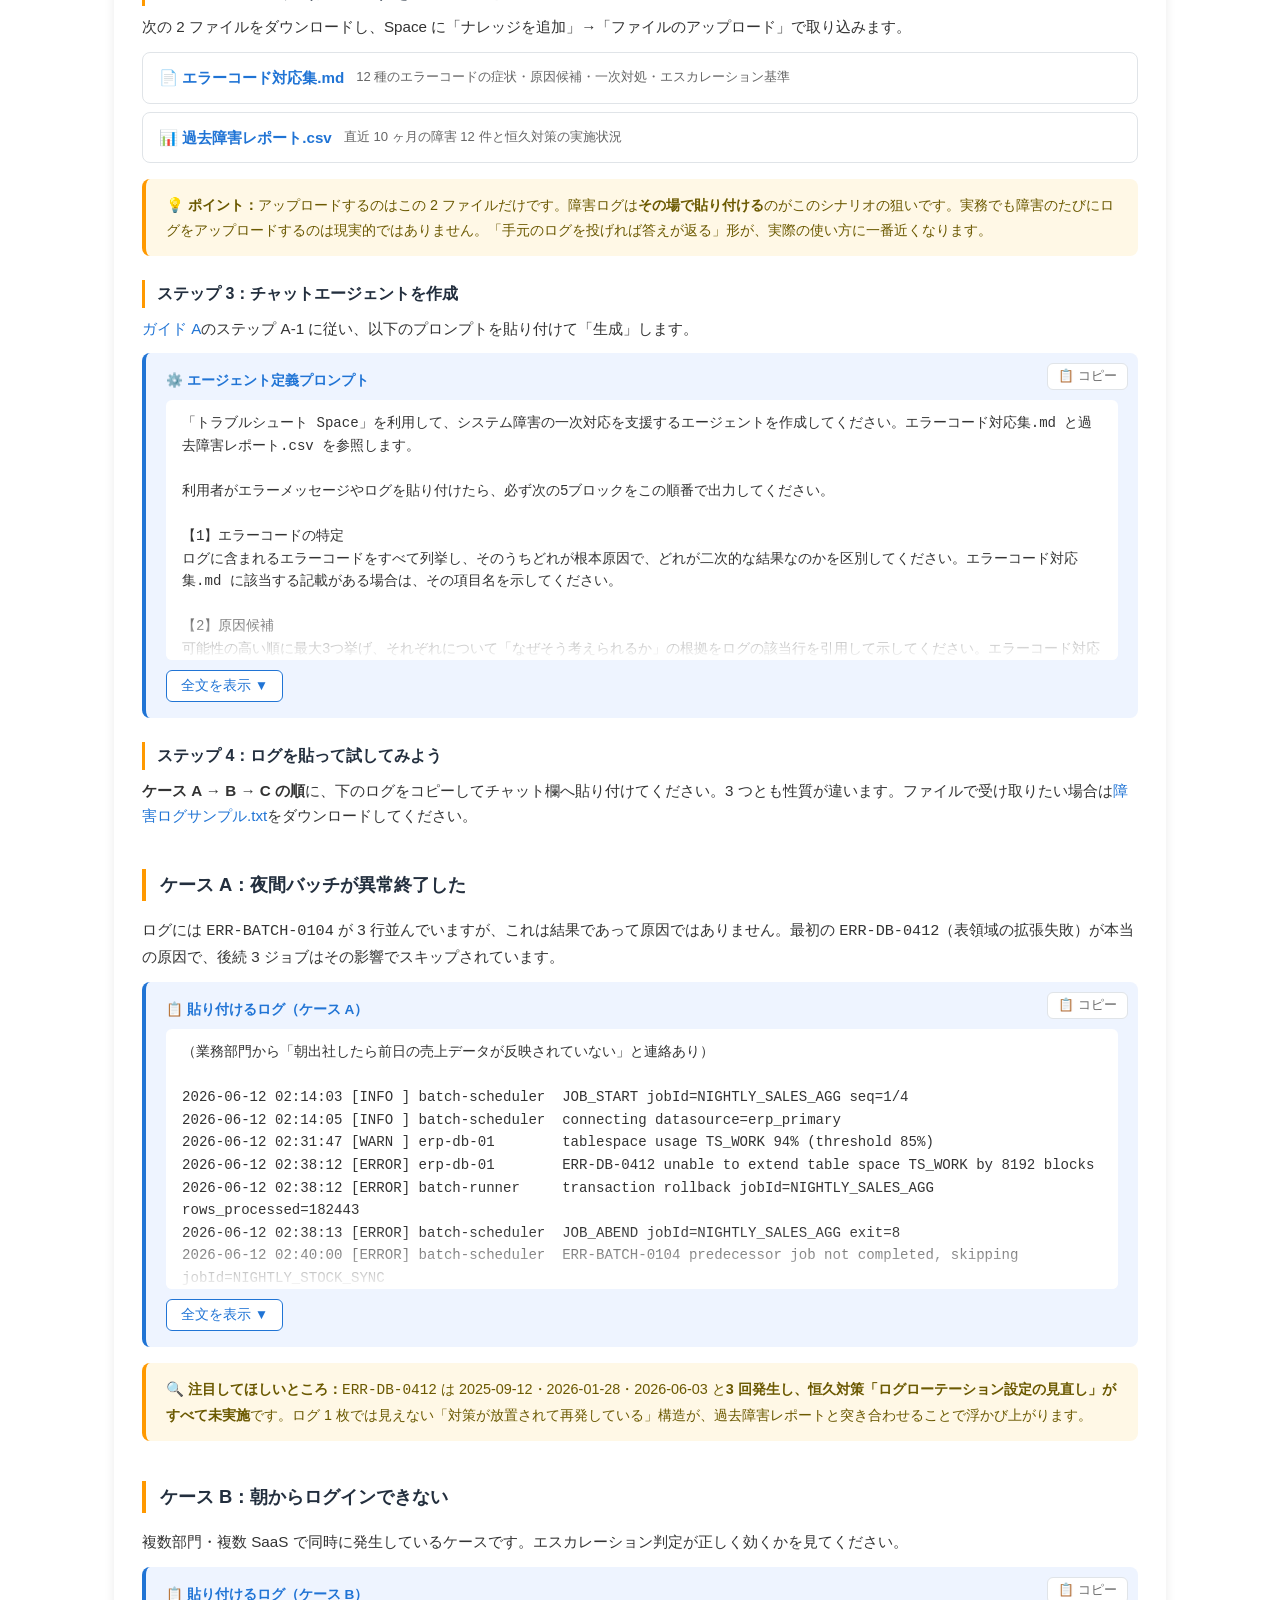
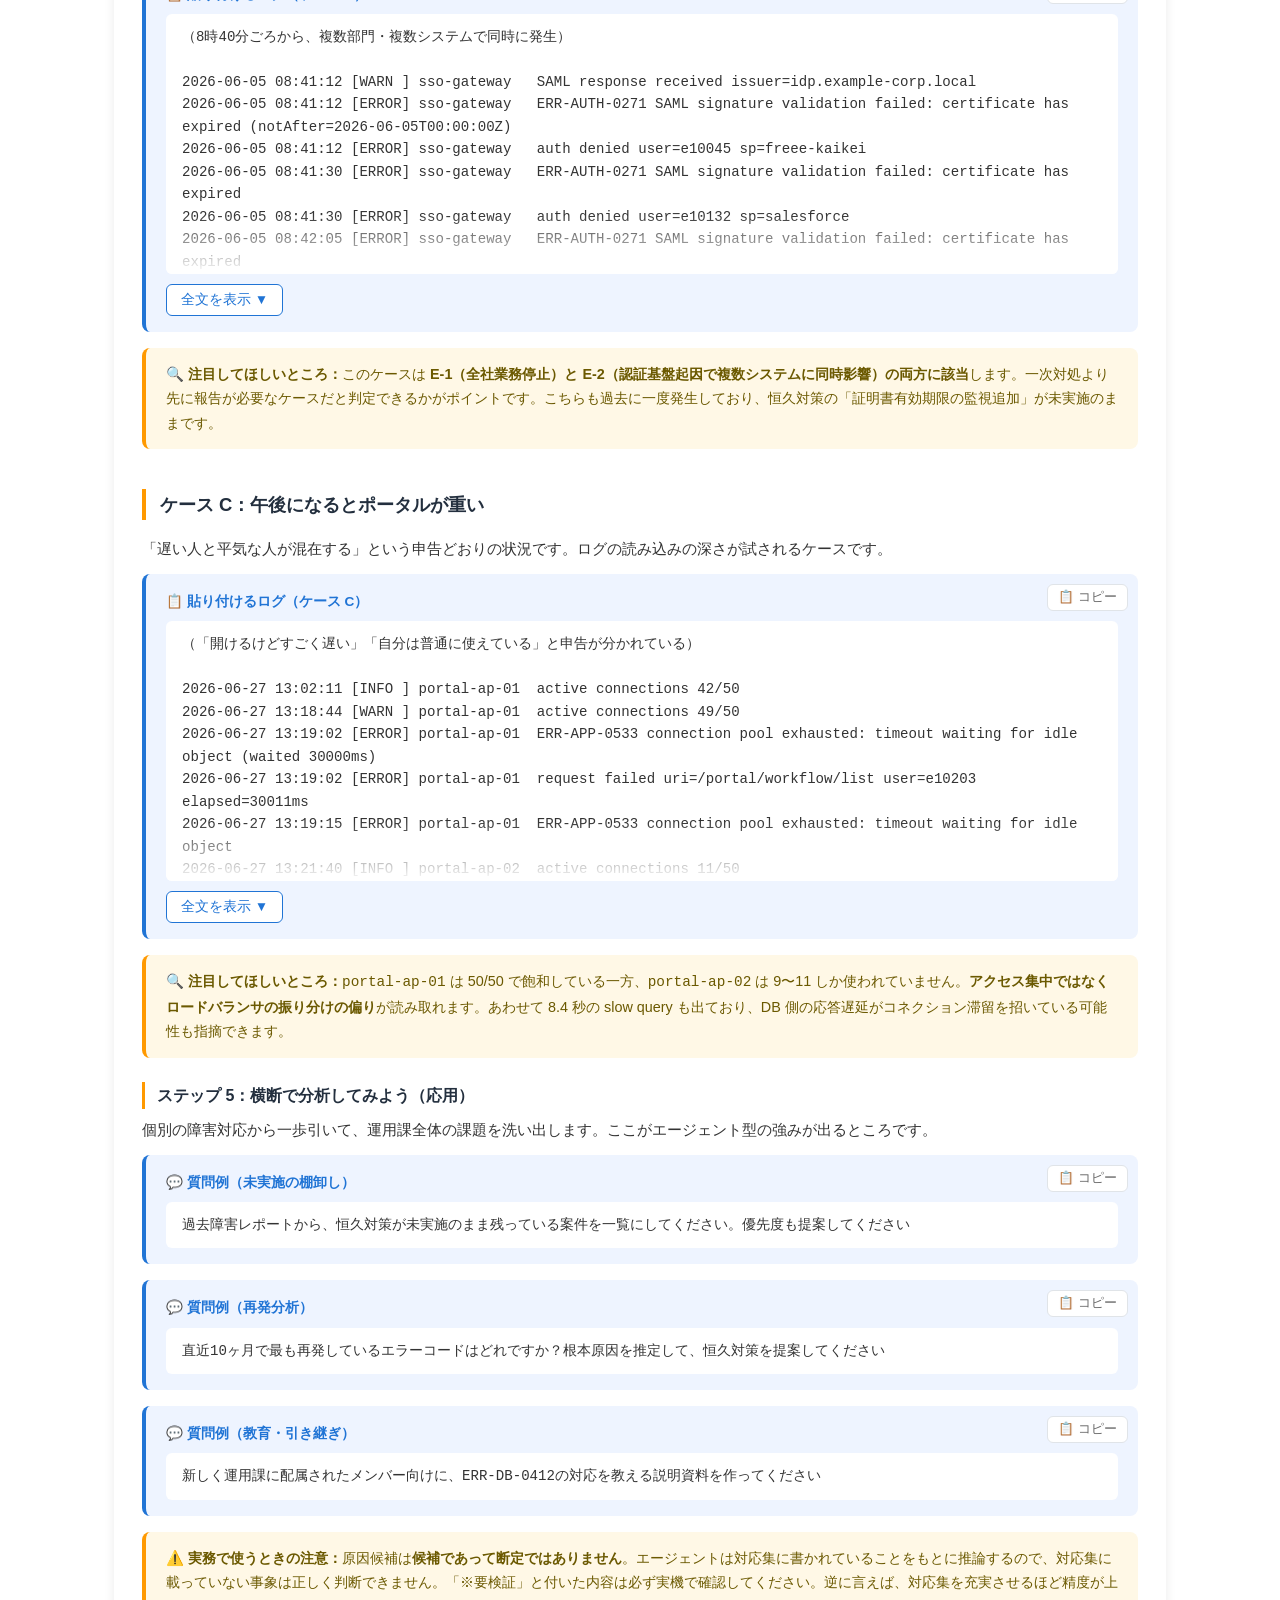
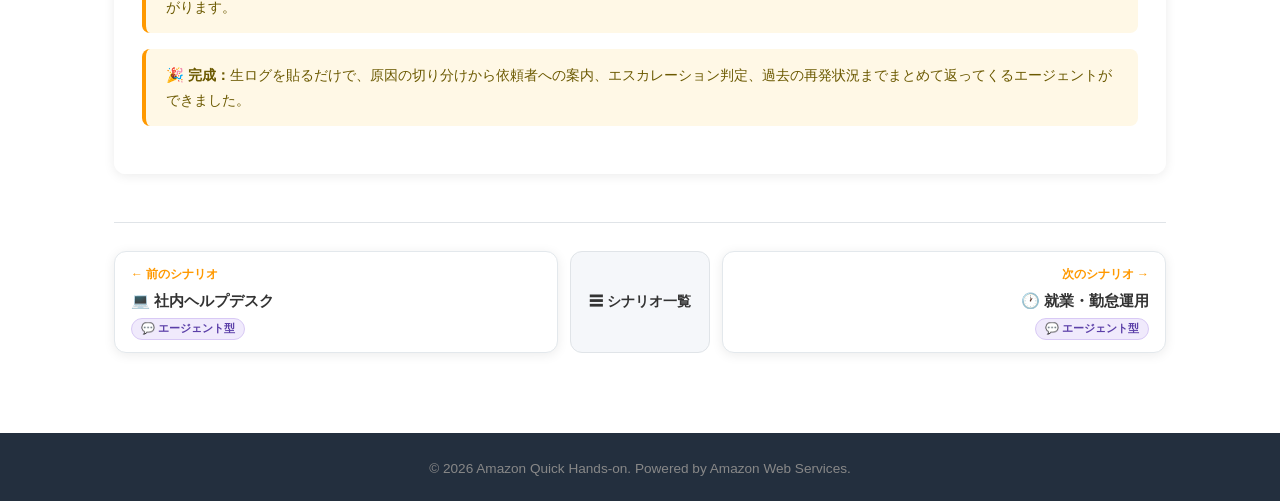
<file: quick-troubleshoot-handson.html>
<!DOCTYPE html>
<html lang="ja">
<head>
  <meta charset="UTF-8">
  <meta name="viewport" content="width=device-width, initial-scale=1.0">
  <title>Amazon Quick ハンズオン｜トラブルシュート</title>
  <link rel="stylesheet" href="css/style.css">
</head>
<body>

  <nav class="navbar">
    <div class="nav-inner">
      <span class="nav-logo">Amazon Quick Hands-on</span>
      <ul class="nav-links">
        <li><a href="index.html">トップ</a></li>
        <li><a href="quick-usage.html">使い方</a></li>
        <li><a href="#steps">手順</a></li>
      </ul>
    </div>
  </nav>

  <header class="hero">
    <div class="hero-inner">
      <p class="hero-tag">ケース ・ IT サポート／システム運用</p>
      <h1>トラブルシュート Space<br>エラーから解決策を提示する</h1>
      <p class="hero-desc">エラーコード対応集と過去の障害レポートを読み込み、生ログを貼るだけで原因候補・切り分け手順・依頼者への案内文・エスカレーション判定が返ってくる状態を作ります。</p>
      <a href="#steps" class="btn-primary">ハンズオンを始める</a>
    </div>
  </header>

  <div class="section" style="padding-top: 40px; padding-bottom: 0;">
    <a href="index.html#agent-scenarios" class="back-link">← シナリオ一覧に戻る</a>
  </div>

  <section id="steps" class="section">
    <h2 class="section-title">トラブルシュート ハンズオン <span class="badge badge-agent">💬 エージェント型</span></h2>
    <p class="section-desc">所要時間：約 15 分 ・ 使う機能：Space ＋ エージェント</p>

    <h4 class="block-title">このシナリオの活用イメージ</h4>
    <p>情報システム部のシステム運用課を題材にします。障害が起きるとログを読み、手順書を探し、原因を推定し、依頼者への案内文を書く——この一連の作業を毎回人力でやっている状態を、<strong>生ログを貼るだけで一次対応の材料が揃う</strong>状態に変えます。</p>

    <p>このシナリオがエージェント型なのは、<strong>入力に対して答えが一意に決まらない</strong>からです。原因は候補として複数挙がり、切り分けながら絞り込んでいきます。対話で深掘りできるエージェントが向いています。</p>

    <h4 class="block-title">このシナリオが役に立つ場面</h4>
    <p>障害の一次対応を担うチームで効果が出ます。ログと手順書から判断材料が揃うので、経験の浅いメンバーでも初動を任せやすくなり、対応品質のばらつきと属人化が減ります。</p>

    <div class="tip-box">
      <strong>📌 はじめに：</strong>これは<strong>エージェント型</strong>のシナリオです。操作手順は<a href="quick-usage.html#common">共通ステップ</a>と<a href="quick-usage.html#guide-a">ガイド A</a>にまとめています。共通ステップ →ガイド A の順に開きながら、本ページの値（Space 名・データ・プロンプト）をコピーして進めてください。
    </div>

    <div class="accordion">
      <button class="accordion-btn" aria-expanded="true">
        <span class="accordion-icon">🚨</span>
        <span class="accordion-label">
          <strong>セットアップと実践（Space → エージェント → ログを貼る）</strong>
          <small>エラーコード対応集・過去障害レポートを活用</small>
        </span>
        <span class="accordion-arrow">▼</span>
      </button>
      <div class="accordion-content">
        <div class="handson-body">

          <h4>ステップ 1：Space を作成して名前を付ける</h4>
          <p><a href="quick-usage.html#common">共通ステップ</a>のステップ 2〜3 に従って Space を作成し、次の名前を付けます。</p>
          <div class="prompt-box">
            <div class="prompt-label">🏷️ Space 名</div>
            <div class="copy-field">
              <div class="copy-field-value">
                <span class="copy-field-text">トラブルシュート Space</span>
                <button class="copy-field-btn" title="コピー">📋</button>
              </div>
            </div>
          </div>

          <h4>ステップ 2：データ（ナレッジ）をアップロード</h4>
          <p>次の 2 ファイルをダウンロードし、Space に「ナレッジを追加」→「ファイルのアップロード」で取り込みます。</p>
          <ul class="file-list">
            <li><a href="data/troubleshoot/エラーコード対応集.md" download>📄 エラーコード対応集.md</a><span class="file-note">12 種のエラーコードの症状・原因候補・一次対処・エスカレーション基準</span></li>
            <li><a href="data/troubleshoot/過去障害レポート.csv" download>📊 過去障害レポート.csv</a><span class="file-note">直近 10 ヶ月の障害 12 件と恒久対策の実施状況</span></li>
          </ul>
          <div class="tip-box">
            <strong>💡 ポイント：</strong>アップロードするのはこの 2 ファイルだけです。障害ログは<strong>その場で貼り付ける</strong>のがこのシナリオの狙いです。実務でも障害のたびにログをアップロードするのは現実的ではありません。「手元のログを投げれば答えが返る」形が、実際の使い方に一番近くなります。
          </div>

          <h4>ステップ 3：チャットエージェントを作成</h4>
          <p><a href="quick-usage.html#guide-a">ガイド A</a>のステップ A-1 に従い、以下のプロンプトを貼り付けて「生成」します。</p>
          <div class="prompt-box prompt-collapsible">
            <button class="prompt-copy-btn" title="コピー">📋 コピー</button>
            <div class="prompt-label">⚙️ エージェント定義プロンプト</div>
            <pre class="prompt-code"><code>「トラブルシュート Space」を利用して、システム障害の一次対応を支援するエージェントを作成してください。エラーコード対応集.md と過去障害レポート.csv を参照します。

利用者がエラーメッセージやログを貼り付けたら、必ず次の5ブロックをこの順番で出力してください。

【1】エラーコードの特定
ログに含まれるエラーコードをすべて列挙し、そのうちどれが根本原因で、どれが二次的な結果なのかを区別してください。エラーコード対応集.md に該当する記載がある場合は、その項目名を示してください。

【2】原因候補
可能性の高い順に最大3つ挙げ、それぞれについて「なぜそう考えられるか」の根拠をログの該当行を引用して示してください。エラーコード対応集.md に記載のない推測を述べる場合は「※要検証」と明示してください。

【3】切り分け手順
上から順に実行できる形で番号付きで示してください。各手順には「何を確認するか」と「その結果どう判断するか」を書いてください。

【4】依頼者への一次案内文
そのまま送れる文面で書いてください。原因が未確定の段階でも、いま分かっていることと次に何をするかを伝える内容にしてください。専門用語は避け、依頼者に不安を与えない表現にしてください。

【5】エスカレーション判定
エラーコード対応集.md のエスカレーション基準に照らして、該当するかを判定してください。該当する場合は基準の番号（E-1〜E-6）と理由を示してください。

さらに、過去障害レポート.csv を検索して同一エラーコードの発生履歴を確認し、過去に発生している場合は「発生回数」「前回の原因」「恒久対策とその実施状況」を必ず付記してください。恒久対策が未実施のまま再発している場合は、その事実を明確に指摘してください。</code></pre>
            <button class="prompt-toggle-btn" aria-expanded="false">全文を表示 ▼</button>
          </div>

          <h4>ステップ 4：ログを貼って試してみよう</h4>
          <p><strong>ケース A → B → C の順</strong>に、下のログをコピーしてチャット欄へ貼り付けてください。3 つとも性質が違います。ファイルで受け取りたい場合は<a href="data/troubleshoot/障害ログサンプル.txt" download>障害ログサンプル.txt</a>をダウンロードしてください。</p>

          <h5 class="block-title">ケース A：夜間バッチが異常終了した</h5>
          <p>ログには <code>ERR-BATCH-0104</code> が 3 行並んでいますが、これは結果であって原因ではありません。最初の <code>ERR-DB-0412</code>（表領域の拡張失敗）が本当の原因で、後続 3 ジョブはその影響でスキップされています。</p>
          <div class="prompt-box prompt-collapsible">
            <button class="prompt-copy-btn" title="コピー">📋 コピー</button>
            <div class="prompt-label">📋 貼り付けるログ（ケース A）</div>
            <pre class="prompt-code"><code>（業務部門から「朝出社したら前日の売上データが反映されていない」と連絡あり）

2026-06-12 02:14:03 [INFO ] batch-scheduler  JOB_START jobId=NIGHTLY_SALES_AGG seq=1/4
2026-06-12 02:14:05 [INFO ] batch-scheduler  connecting datasource=erp_primary
2026-06-12 02:31:47 [WARN ] erp-db-01        tablespace usage TS_WORK 94% (threshold 85%)
2026-06-12 02:38:12 [ERROR] erp-db-01        ERR-DB-0412 unable to extend table space TS_WORK by 8192 blocks
2026-06-12 02:38:12 [ERROR] batch-runner     transaction rollback jobId=NIGHTLY_SALES_AGG rows_processed=182443
2026-06-12 02:38:13 [ERROR] batch-scheduler  JOB_ABEND jobId=NIGHTLY_SALES_AGG exit=8
2026-06-12 02:40:00 [ERROR] batch-scheduler  ERR-BATCH-0104 predecessor job not completed, skipping jobId=NIGHTLY_STOCK_SYNC
2026-06-12 02:45:00 [ERROR] batch-scheduler  ERR-BATCH-0104 predecessor job not completed, skipping jobId=NIGHTLY_REPORT_GEN
2026-06-12 03:00:00 [ERROR] batch-scheduler  ERR-BATCH-0104 predecessor job not completed, skipping jobId=NIGHTLY_DWH_LOAD
2026-06-12 06:00:01 [INFO ] batch-scheduler  daily summary: 1 abend, 3 skipped, 0 success</code></pre>
            <button class="prompt-toggle-btn" aria-expanded="false">全文を表示 ▼</button>
          </div>
          <div class="tip-box">
            <strong>🔍 注目してほしいところ：</strong><code>ERR-DB-0412</code> は 2025-09-12・2026-01-28・2026-06-03 と<strong>3 回発生し、恒久対策「ログローテーション設定の見直し」がすべて未実施</strong>です。ログ 1 枚では見えない「対策が放置されて再発している」構造が、過去障害レポートと突き合わせることで浮かび上がります。
          </div>

          <h5 class="block-title">ケース B：朝からログインできない</h5>
          <p>複数部門・複数 SaaS で同時に発生しているケースです。エスカレーション判定が正しく効くかを見てください。</p>
          <div class="prompt-box prompt-collapsible">
            <button class="prompt-copy-btn" title="コピー">📋 コピー</button>
            <div class="prompt-label">📋 貼り付けるログ（ケース B）</div>
            <pre class="prompt-code"><code>（8時40分ごろから、複数部門・複数システムで同時に発生）

2026-06-05 08:41:12 [WARN ] sso-gateway   SAML response received issuer=idp.example-corp.local
2026-06-05 08:41:12 [ERROR] sso-gateway   ERR-AUTH-0271 SAML signature validation failed: certificate has expired (notAfter=2026-06-05T00:00:00Z)
2026-06-05 08:41:12 [ERROR] sso-gateway   auth denied user=e10045 sp=freee-kaikei
2026-06-05 08:41:30 [ERROR] sso-gateway   ERR-AUTH-0271 SAML signature validation failed: certificate has expired
2026-06-05 08:41:30 [ERROR] sso-gateway   auth denied user=e10132 sp=salesforce
2026-06-05 08:42:05 [ERROR] sso-gateway   ERR-AUTH-0271 SAML signature validation failed: certificate has expired
2026-06-05 08:42:05 [ERROR] sso-gateway   auth denied user=e10078 sp=microsoft365
2026-06-05 08:43:00 [ERROR] sso-gateway   ERR-AUTH-0271 SAML signature validation failed: certificate has expired
2026-06-05 08:43:00 [ERROR] sso-gateway   auth denied user=e10021 sp=smarthr
2026-06-05 08:45:00 [WARN ] sso-gateway   auth failure rate 100% over last 5min (attempts=214)
2026-06-05 08:47:22 [INFO ] helpdesk-tel  incoming call volume 18 calls in 10min (avg 3)</code></pre>
            <button class="prompt-toggle-btn" aria-expanded="false">全文を表示 ▼</button>
          </div>
          <div class="tip-box">
            <strong>🔍 注目してほしいところ：</strong>このケースは <strong>E-1（全社業務停止）と E-2（認証基盤起因で複数システムに同時影響）の両方に該当</strong>します。一次対処より先に報告が必要なケースだと判定できるかがポイントです。こちらも過去に一度発生しており、恒久対策の「証明書有効期限の監視追加」が未実施のままです。
          </div>

          <h5 class="block-title">ケース C：午後になるとポータルが重い</h5>
          <p>「遅い人と平気な人が混在する」という申告どおりの状況です。ログの読み込みの深さが試されるケースです。</p>
          <div class="prompt-box prompt-collapsible">
            <button class="prompt-copy-btn" title="コピー">📋 コピー</button>
            <div class="prompt-label">📋 貼り付けるログ（ケース C）</div>
            <pre class="prompt-code"><code>（「開けるけどすごく遅い」「自分は普通に使えている」と申告が分かれている）

2026-06-27 13:02:11 [INFO ] portal-ap-01  active connections 42/50
2026-06-27 13:18:44 [WARN ] portal-ap-01  active connections 49/50
2026-06-27 13:19:02 [ERROR] portal-ap-01  ERR-APP-0533 connection pool exhausted: timeout waiting for idle object (waited 30000ms)
2026-06-27 13:19:02 [ERROR] portal-ap-01  request failed uri=/portal/workflow/list user=e10203 elapsed=30011ms
2026-06-27 13:19:15 [ERROR] portal-ap-01  ERR-APP-0533 connection pool exhausted: timeout waiting for idle object
2026-06-27 13:21:40 [INFO ] portal-ap-02  active connections 11/50
2026-06-27 13:23:08 [WARN ] erp-db-01     slow query 8.4s SELECT ... FROM wf_task WHERE assignee = ? AND status IN (...)
2026-06-27 13:25:00 [WARN ] portal-ap-01  active connections 50/50 (held longest 00:14:52)
2026-06-27 13:31:12 [ERROR] portal-ap-01  ERR-APP-0533 connection pool exhausted: timeout waiting for idle object
2026-06-27 14:05:00 [INFO ] portal-ap-01  active connections 50/50
2026-06-27 14:05:00 [INFO ] portal-ap-02  active connections 9/50</code></pre>
            <button class="prompt-toggle-btn" aria-expanded="false">全文を表示 ▼</button>
          </div>
          <div class="tip-box">
            <strong>🔍 注目してほしいところ：</strong><code>portal-ap-01</code> は 50/50 で飽和している一方、<code>portal-ap-02</code> は 9〜11 しか使われていません。<strong>アクセス集中ではなくロードバランサの振り分けの偏り</strong>が読み取れます。あわせて 8.4 秒の slow query も出ており、DB 側の応答遅延がコネクション滞留を招いている可能性も指摘できます。
          </div>

          <h4>ステップ 5：横断で分析してみよう（応用）</h4>
          <p>個別の障害対応から一歩引いて、運用課全体の課題を洗い出します。ここがエージェント型の強みが出るところです。</p>
          <div class="prompt-box">
            <button class="prompt-copy-btn" title="コピー">📋 コピー</button>
            <div class="prompt-label">💬 質問例（未実施の棚卸し）</div>
            <pre><code>過去障害レポートから、恒久対策が未実施のまま残っている案件を一覧にしてください。優先度も提案してください</code></pre>
          </div>
          <div class="prompt-box">
            <button class="prompt-copy-btn" title="コピー">📋 コピー</button>
            <div class="prompt-label">💬 質問例（再発分析）</div>
            <pre><code>直近10ヶ月で最も再発しているエラーコードはどれですか？根本原因を推定して、恒久対策を提案してください</code></pre>
          </div>
          <div class="prompt-box">
            <button class="prompt-copy-btn" title="コピー">📋 コピー</button>
            <div class="prompt-label">💬 質問例（教育・引き継ぎ）</div>
            <pre><code>新しく運用課に配属されたメンバー向けに、ERR-DB-0412の対応を教える説明資料を作ってください</code></pre>
          </div>

          <div class="tip-box">
            <strong>⚠️ 実務で使うときの注意：</strong>原因候補は<strong>候補であって断定ではありません</strong>。エージェントは対応集に書かれていることをもとに推論するので、対応集に載っていない事象は正しく判断できません。「※要検証」と付いた内容は必ず実機で確認してください。逆に言えば、対応集を充実させるほど精度が上がります。
          </div>

          <div class="tip-box">
            <strong>🎉 完成：</strong>生ログを貼るだけで、原因の切り分けから依頼者への案内、エスカレーション判定、過去の再発状況までまとめて返ってくるエージェントができました。
          </div>

        </div>
      </div>
    </div>

    <nav class="scenario-nav" aria-label="シナリオの移動">
      <a class="scenario-nav-item scenario-nav-prev" href="quick-helpdesk-handson.html">
        <span class="scenario-nav-dir">← 前のシナリオ</span>
        <span class="scenario-nav-title">💻 社内ヘルプデスク</span>
        <span class="badge badge-agent">💬 エージェント型</span>
      </a>
      <a class="scenario-nav-index" href="index.html#agent-scenarios">☰ シナリオ一覧</a>
      <a class="scenario-nav-item scenario-nav-next" href="quick-attendance-handson.html">
        <span class="scenario-nav-dir">次のシナリオ →</span>
        <span class="scenario-nav-title">🕐 就業・勤怠運用</span>
        <span class="badge badge-agent">💬 エージェント型</span>
      </a>
    </nav>
  </section>

  <footer class="footer">
    <p>&copy; 2026 Amazon Quick Hands-on. Powered by Amazon Web Services.</p>
  </footer>

  <script>
    document.querySelectorAll('.accordion-btn').forEach(btn => {
      btn.addEventListener('click', () => {
        const expanded = btn.getAttribute('aria-expanded') === 'true';
        btn.setAttribute('aria-expanded', !expanded);
      });
    });
    document.querySelectorAll('a[href^="#"]').forEach(a => {
      a.addEventListener('click', e => {
        const href = a.getAttribute('href');
        if (!href.startsWith('#')) return;
        e.preventDefault();
        const target = document.querySelector(href);
        if (target) target.scrollIntoView({ behavior: 'smooth', block: 'start' });
      });
    });
    document.querySelectorAll('.prompt-copy-btn').forEach(btn => {
      btn.addEventListener('click', () => {
        const code = btn.closest('.prompt-box').querySelector('code');
        if (code) navigator.clipboard.writeText(code.textContent).then(() => {
          btn.textContent = '✅ コピー済み';
          setTimeout(() => btn.textContent = '📋 コピー', 1500);
        });
      });
    });
    document.querySelectorAll('.copy-field-btn').forEach(btn => {
      btn.addEventListener('click', () => {
        const text = btn.closest('.copy-field-value').querySelector('.copy-field-text').textContent;
        navigator.clipboard.writeText(text).then(() => {
          btn.textContent = '✅';
          setTimeout(() => btn.textContent = '📋', 1500);
        });
      });
    });
    document.querySelectorAll('.prompt-toggle-btn').forEach(btn => {
      btn.addEventListener('click', () => {
        const box = btn.closest('.prompt-collapsible');
        const expanded = box.classList.toggle('expanded');
        btn.setAttribute('aria-expanded', expanded);
        btn.textContent = expanded ? '折りたたむ ▲' : '全文を表示 ▼';
      });
    });
  </script>

</body>
</html>
</file>
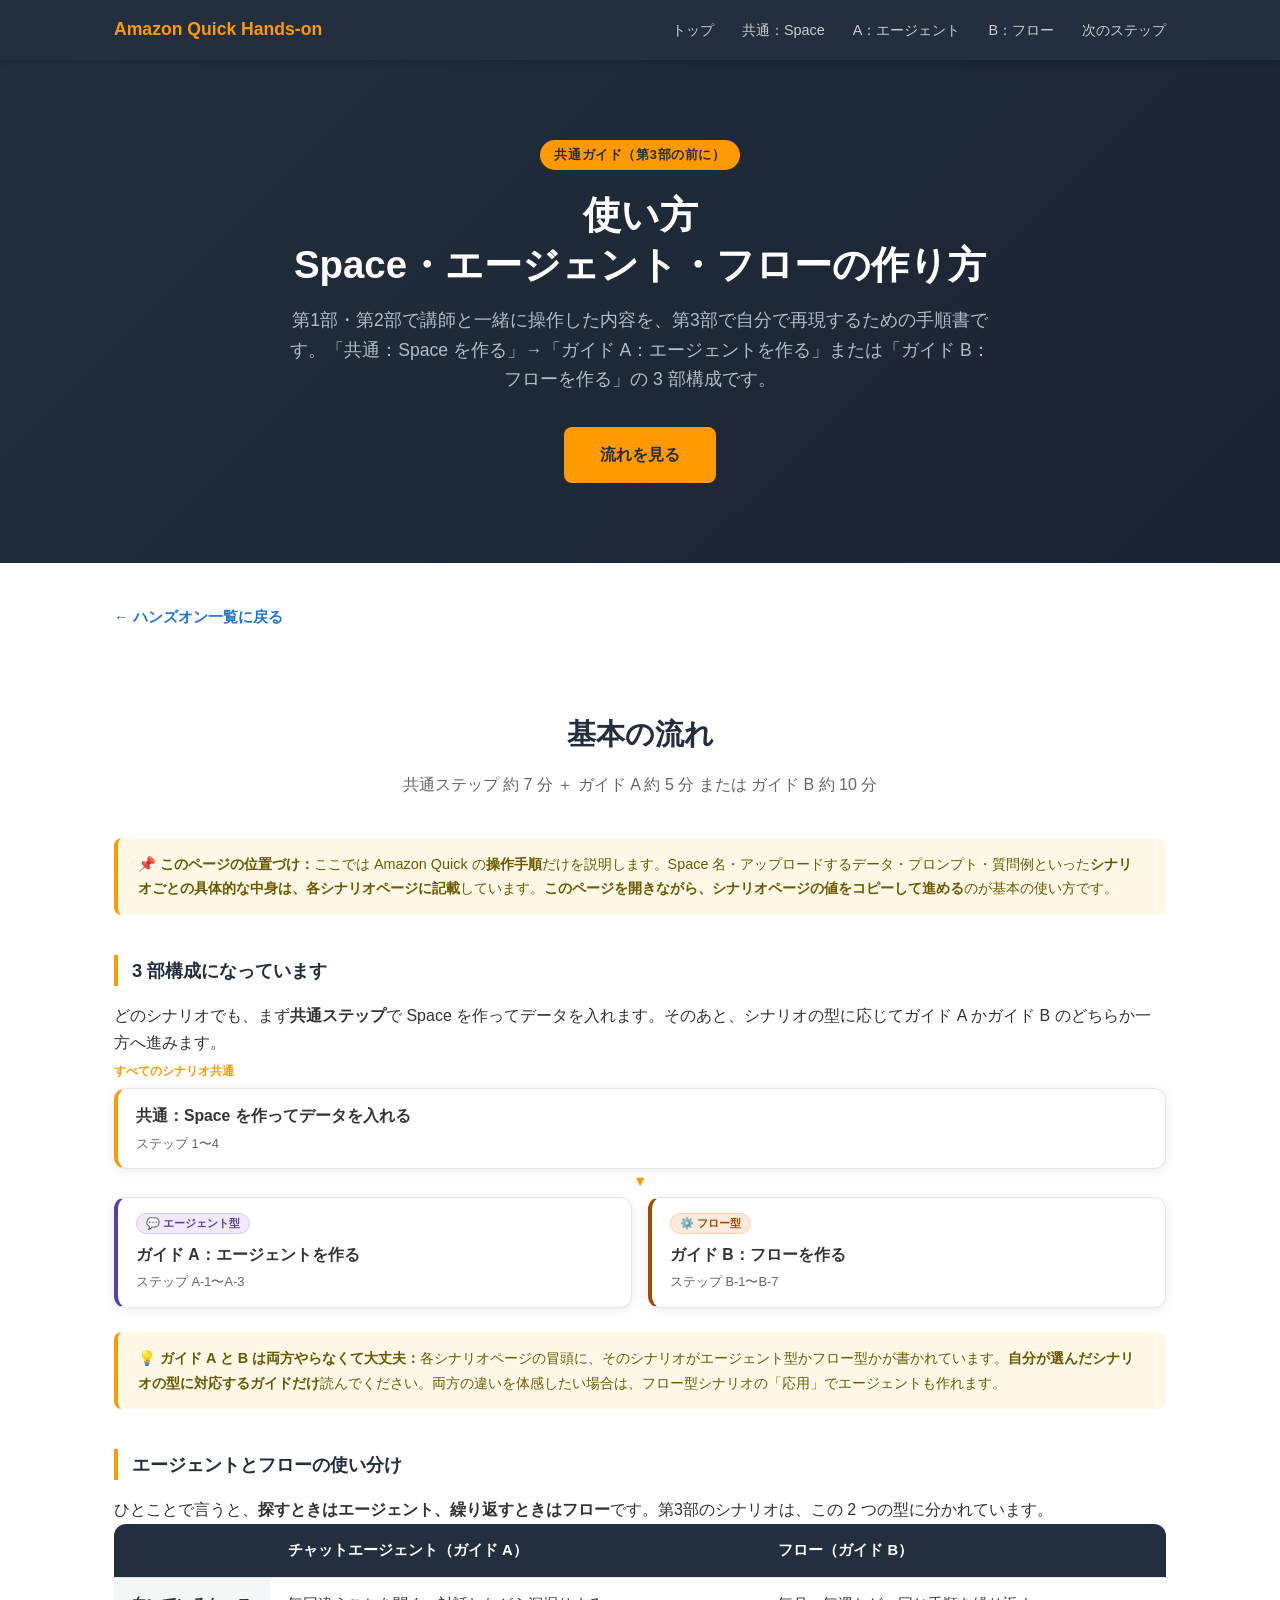
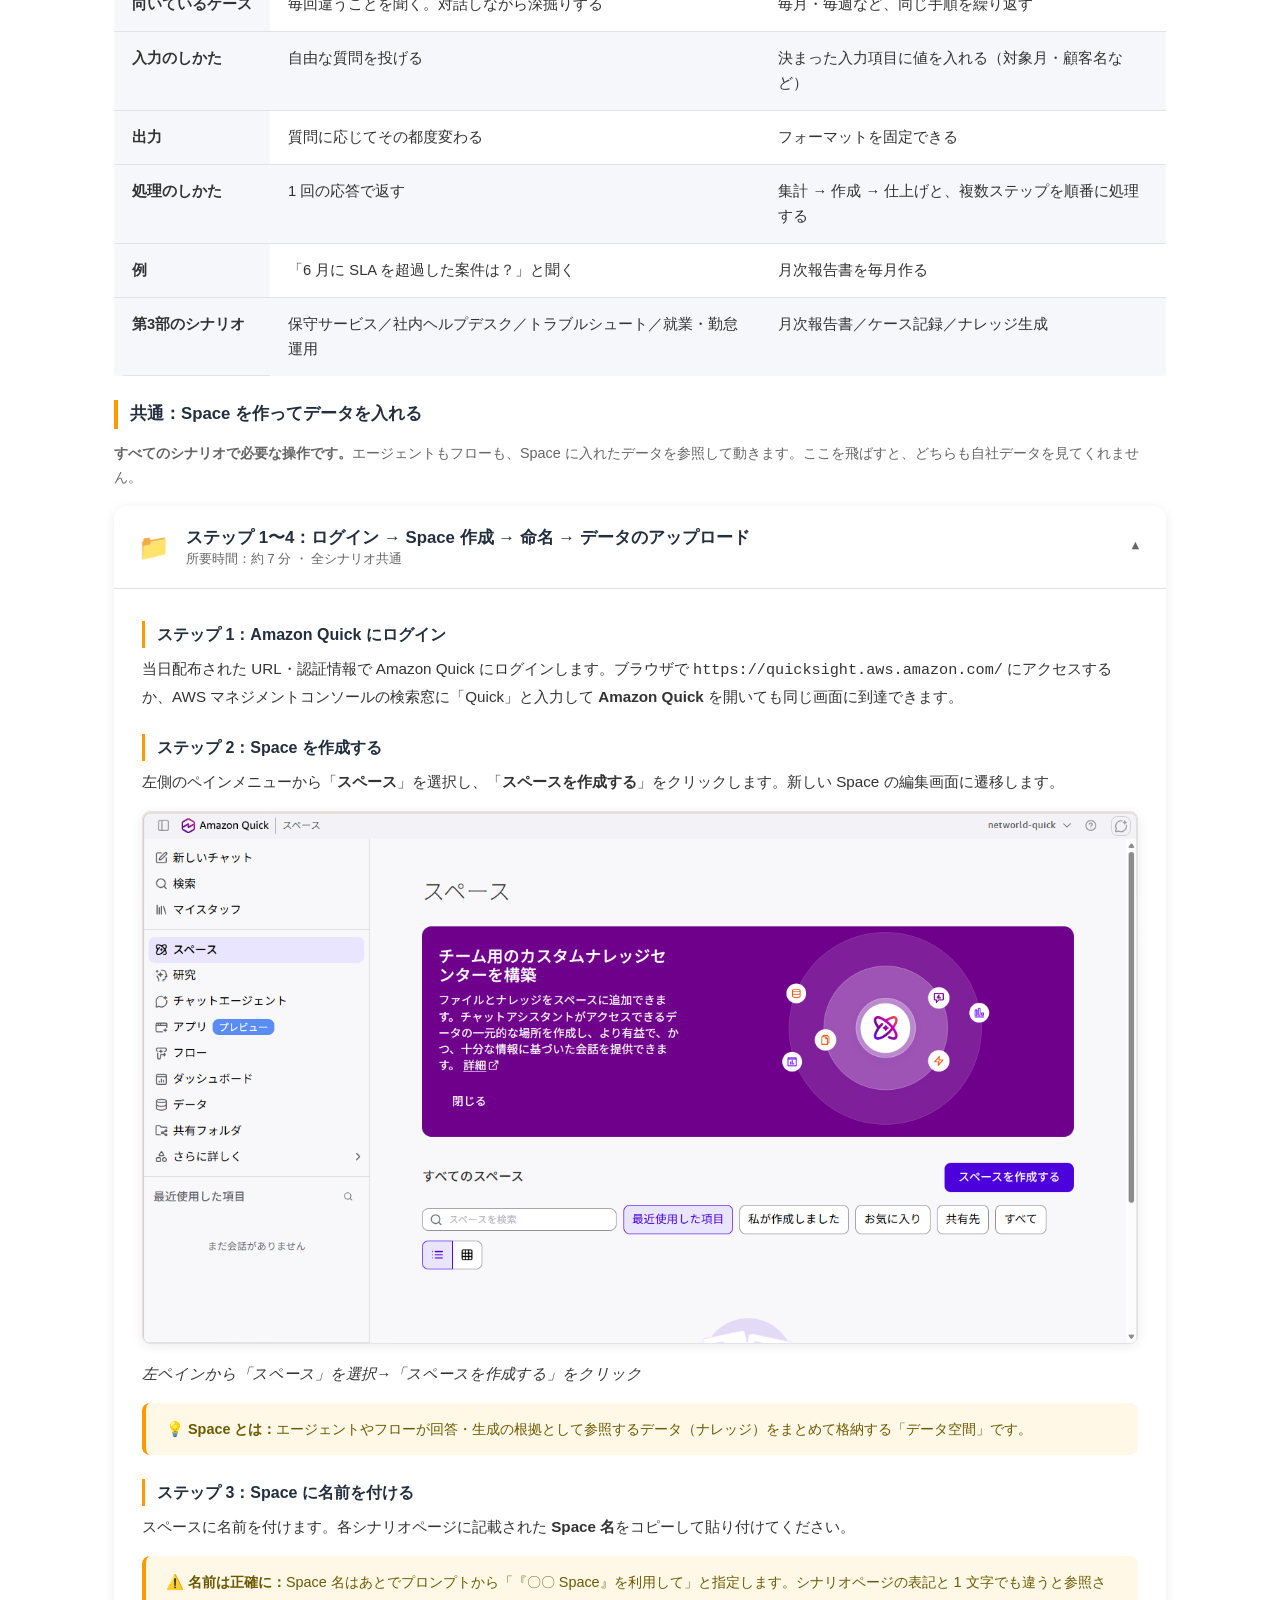
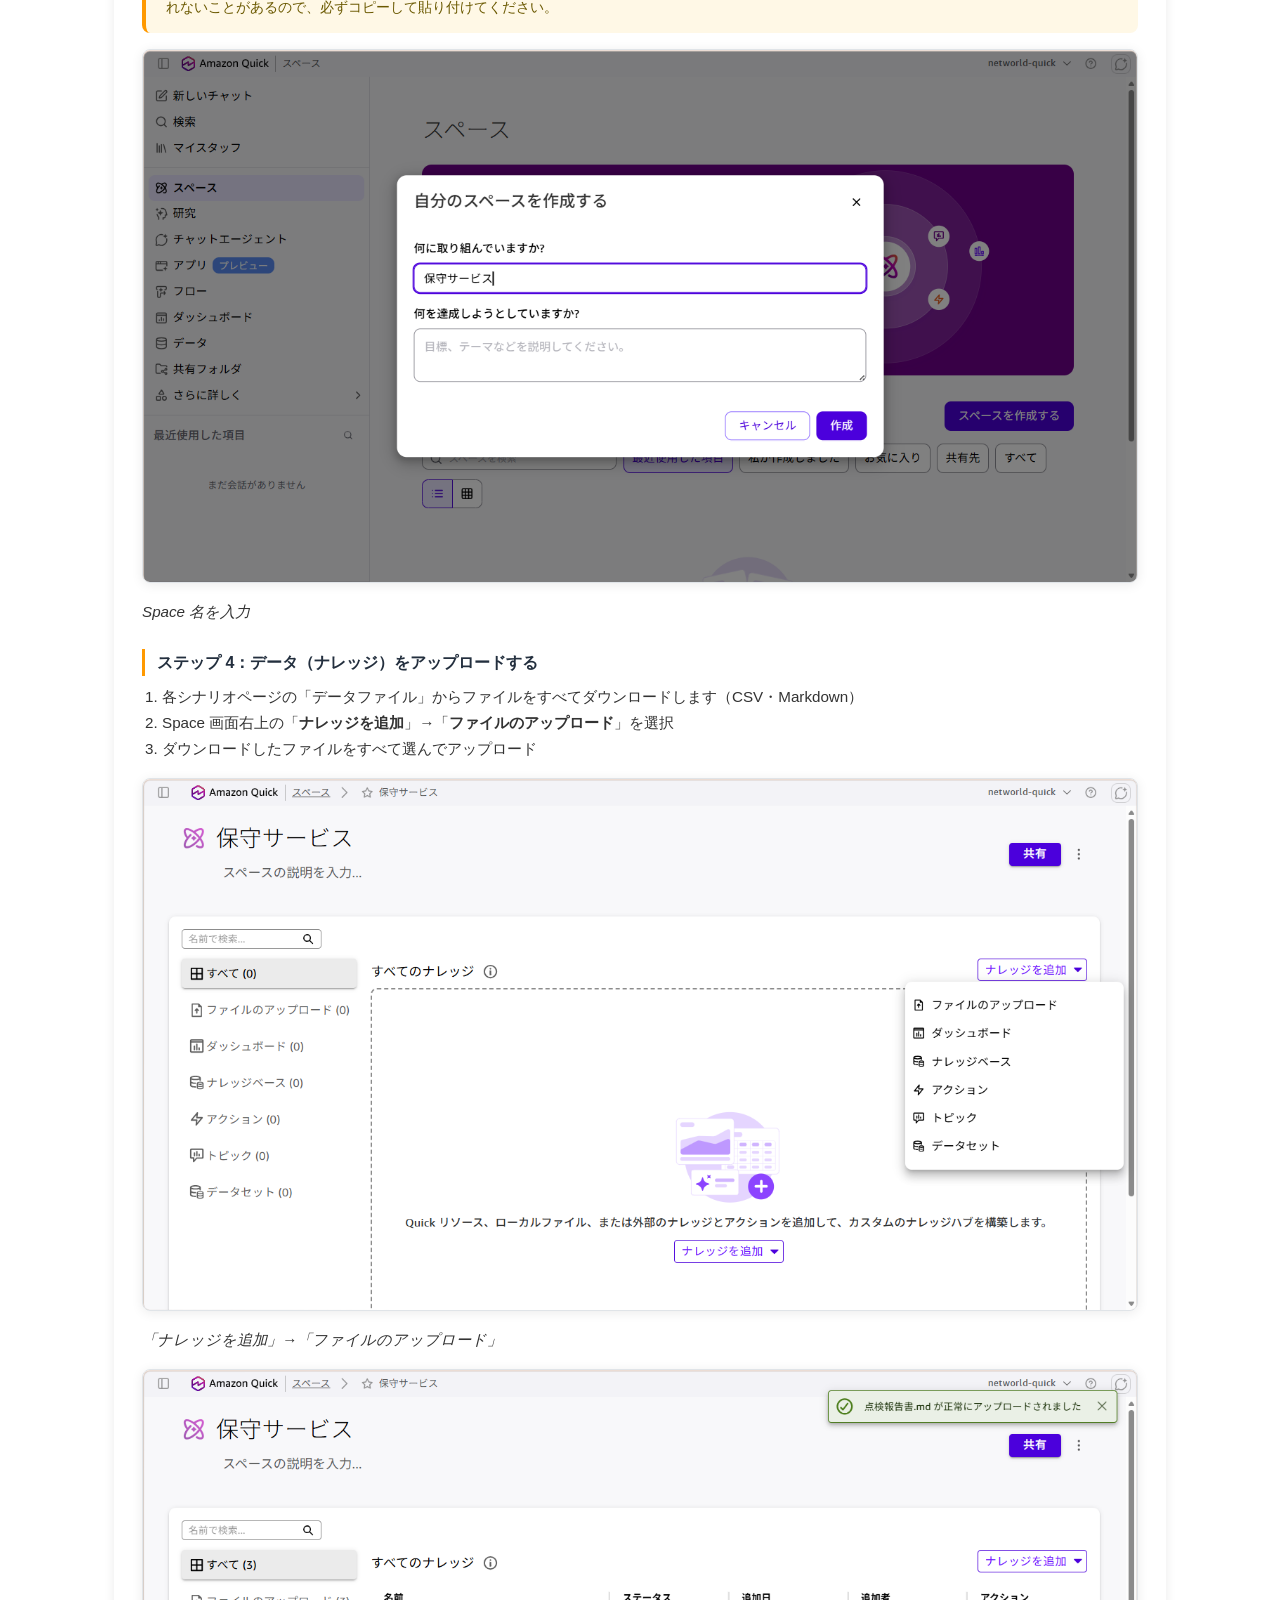
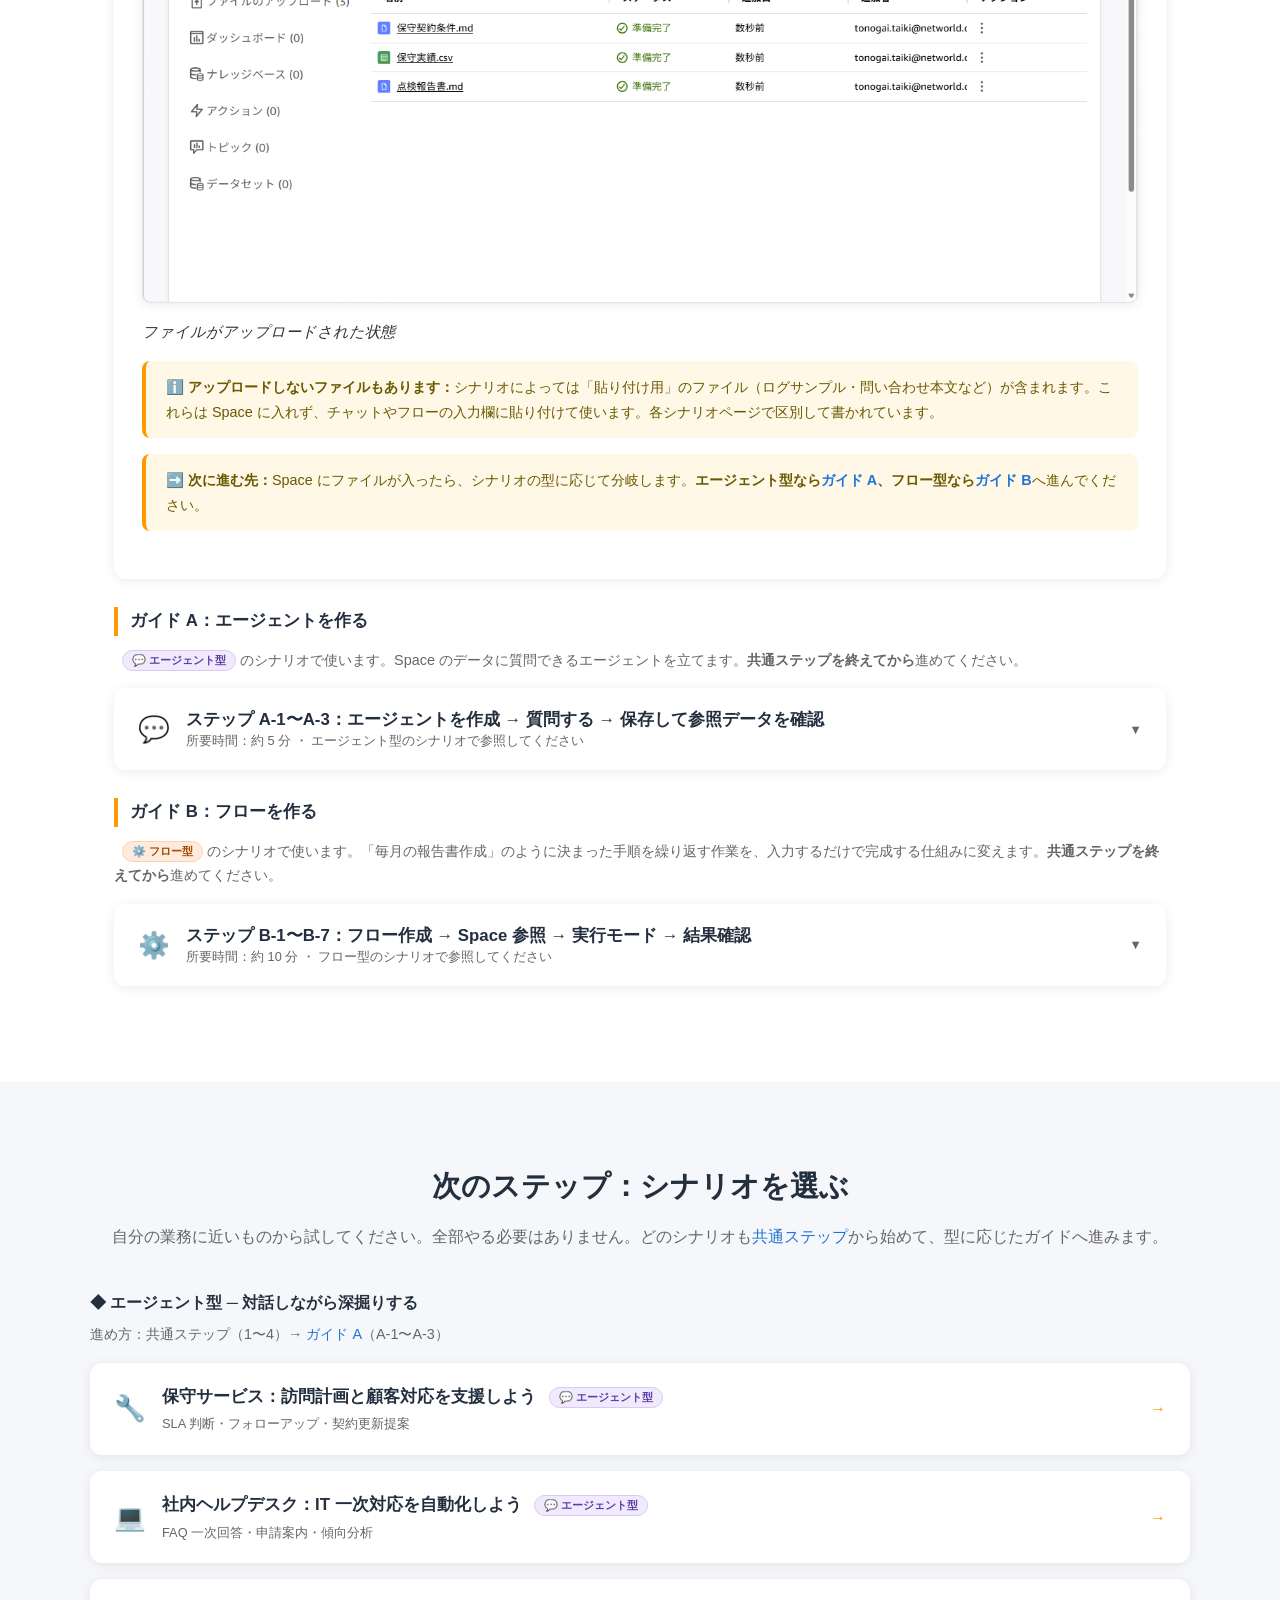
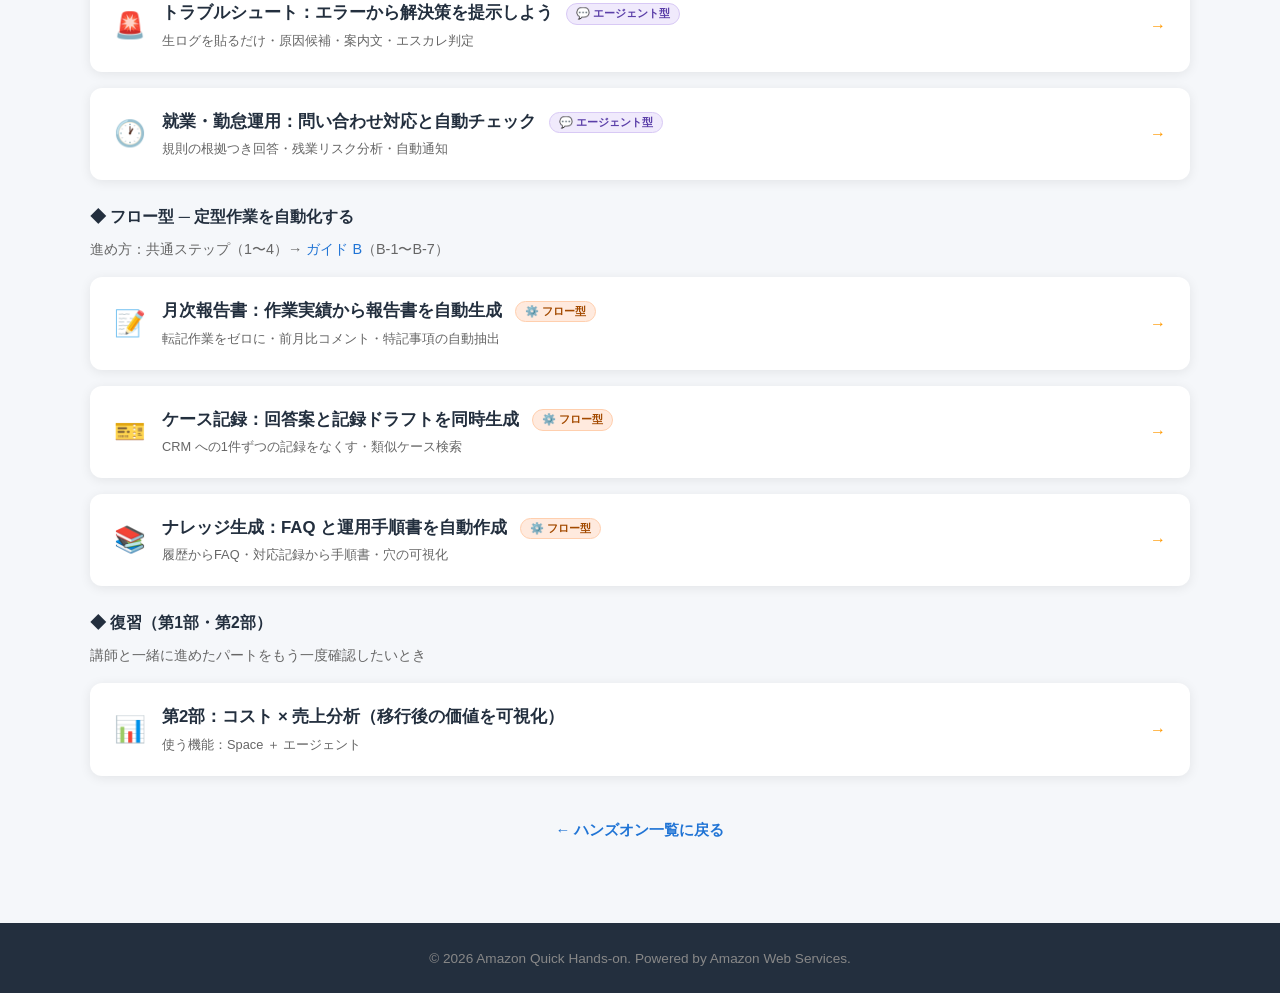
<file: quick-usage.html>
<!DOCTYPE html>
<html lang="ja">
<head>
  <meta charset="UTF-8">
  <meta name="viewport" content="width=device-width, initial-scale=1.0">
  <title>Amazon Quick ハンズオン｜使い方（Space・エージェント・フローの作り方）</title>
  <link rel="stylesheet" href="css/style.css">
</head>
<body>

  <!-- ナビゲーション -->
  <nav class="navbar">
    <div class="nav-inner">
      <span class="nav-logo">Amazon Quick Hands-on</span>
      <ul class="nav-links">
        <li><a href="index.html">トップ</a></li>
        <li><a href="#common">共通：Space</a></li>
        <li><a href="#guide-a">A：エージェント</a></li>
        <li><a href="#guide-b">B：フロー</a></li>
        <li><a href="#next">次のステップ</a></li>
      </ul>
    </div>
  </nav>

  <!-- ヒーロー -->
  <header class="hero">
    <div class="hero-inner">
      <p class="hero-tag">共通ガイド（第3部の前に）</p>
      <h1>使い方<br>Space・エージェント・フローの作り方</h1>
      <p class="hero-desc">第1部・第2部で講師と一緒に操作した内容を、第3部で自分で再現するための手順書です。「共通：Space を作る」→「ガイド A：エージェントを作る」または「ガイド B：フローを作る」の 3 部構成です。</p>
      <a href="#flow" class="btn-primary">流れを見る</a>
    </div>
  </header>

  <!-- 戻るリンク -->
  <div class="section" style="padding-top: 40px; padding-bottom: 0;">
    <a href="index.html#handson" class="back-link">← ハンズオン一覧に戻る</a>
  </div>

  <!-- 基本の流れ -->
  <section id="flow" class="section">
    <h2 class="section-title">基本の流れ</h2>
    <p class="section-desc">共通ステップ 約 7 分 ＋ ガイド A 約 5 分 または ガイド B 約 10 分</p>

    <div class="tip-box">
      <strong>📌 このページの位置づけ：</strong>ここでは Amazon Quick の<strong>操作手順</strong>だけを説明します。Space 名・アップロードするデータ・プロンプト・質問例といった<strong>シナリオごとの具体的な中身は、各シナリオページに記載</strong>しています。<strong>このページを開きながら、シナリオページの値をコピーして進める</strong>のが基本の使い方です。
    </div>

    <h4 class="block-title">3 部構成になっています</h4>
    <p>どのシナリオでも、まず<strong>共通ステップ</strong>で Space を作ってデータを入れます。そのあと、シナリオの型に応じてガイド A かガイド B のどちらか一方へ進みます。</p>

    <div class="guide-route">
      <div class="guide-route-common">
        <span class="guide-route-label">すべてのシナリオ共通</span>
        <a href="#common"><strong>共通：Space を作ってデータを入れる</strong><small>ステップ 1〜4</small></a>
      </div>
      <div class="guide-route-split">
        <a href="#guide-a" class="guide-route-branch guide-route-agent">
          <span class="badge badge-agent">💬 エージェント型</span>
          <strong>ガイド A：エージェントを作る</strong>
          <small>ステップ A-1〜A-3</small>
        </a>
        <a href="#guide-b" class="guide-route-branch guide-route-flow">
          <span class="badge badge-flow">⚙️ フロー型</span>
          <strong>ガイド B：フローを作る</strong>
          <small>ステップ B-1〜B-7</small>
        </a>
      </div>
    </div>

    <div class="tip-box">
      <strong>💡 ガイド A と B は両方やらなくて大丈夫：</strong>各シナリオページの冒頭に、そのシナリオがエージェント型かフロー型かが書かれています。<strong>自分が選んだシナリオの型に対応するガイドだけ</strong>読んでください。両方の違いを体感したい場合は、フロー型シナリオの「応用」でエージェントも作れます。
    </div>

    <h4 class="block-title">エージェントとフローの使い分け</h4>
    <p>ひとことで言うと、<strong>探すときはエージェント、繰り返すときはフロー</strong>です。第3部のシナリオは、この 2 つの型に分かれています。</p>

    <div class="table-wrap">
      <table class="compare-table">
        <thead>
          <tr>
            <th></th>
            <th>チャットエージェント（ガイド A）</th>
            <th>フロー（ガイド B）</th>
          </tr>
        </thead>
        <tbody>
          <tr>
            <th>向いているケース</th>
            <td>毎回違うことを聞く。対話しながら深掘りする</td>
            <td>毎月・毎週など、同じ手順を繰り返す</td>
          </tr>
          <tr>
            <th>入力のしかた</th>
            <td>自由な質問を投げる</td>
            <td>決まった入力項目に値を入れる（対象月・顧客名など）</td>
          </tr>
          <tr>
            <th>出力</th>
            <td>質問に応じてその都度変わる</td>
            <td>フォーマットを固定できる</td>
          </tr>
          <tr>
            <th>処理のしかた</th>
            <td>1 回の応答で返す</td>
            <td>集計 → 作成 → 仕上げと、複数ステップを順番に処理する</td>
          </tr>
          <tr>
            <th>例</th>
            <td>「6 月に SLA を超過した案件は？」と聞く</td>
            <td>月次報告書を毎月作る</td>
          </tr>
          <tr>
            <th>第3部のシナリオ</th>
            <td>保守サービス／社内ヘルプデスク／トラブルシュート／就業・勤怠運用</td>
            <td>月次報告書／ケース記録／ナレッジ生成</td>
          </tr>
        </tbody>
      </table>
    </div>

    <!-- ===== 共通ステップ ===== -->
    <h3 class="handson-group-title" id="common">共通：Space を作ってデータを入れる</h3>
    <p class="group-desc"><strong>すべてのシナリオで必要な操作です。</strong>エージェントもフローも、Space に入れたデータを参照して動きます。ここを飛ばすと、どちらも自社データを見てくれません。</p>

    <div class="accordion">
      <button class="accordion-btn" aria-expanded="true">
        <span class="accordion-icon">📁</span>
        <span class="accordion-label">
          <strong>ステップ 1〜4：ログイン → Space 作成 → 命名 → データのアップロード</strong>
          <small>所要時間：約 7 分 ・ 全シナリオ共通</small>
        </span>
        <span class="accordion-arrow">▼</span>
      </button>
      <div class="accordion-content">
        <div class="handson-body">

          <h4>ステップ 1：Amazon Quick にログイン</h4>
          <p>当日配布された URL・認証情報で Amazon Quick にログインします。ブラウザで <code>https://quicksight.aws.amazon.com/</code> にアクセスするか、AWS マネジメントコンソールの検索窓に「Quick」と入力して <strong>Amazon Quick</strong> を開いても同じ画面に到達できます。</p>

          <h4>ステップ 2：Space を作成する</h4>
          <p>左側のペインメニューから「<strong>スペース</strong>」を選択し、「<strong>スペースを作成する</strong>」をクリックします。新しい Space の編集画面に遷移します。</p>
          <div class="screenshot">
            <img src="images/usage/step03_select_create_space.png" alt="スペースを選択して作成する画面" loading="lazy" width="1415" height="757">
            <p class="screenshot-caption">左ペインから「スペース」を選択→「スペースを作成する」をクリック</p>
          </div>
          <div class="tip-box">
            <strong>💡 Space とは：</strong>エージェントやフローが回答・生成の根拠として参照するデータ（ナレッジ）をまとめて格納する「データ空間」です。
          </div>

          <h4>ステップ 3：Space に名前を付ける</h4>
          <p>スペースに名前を付けます。各シナリオページに記載された <strong>Space 名</strong>をコピーして貼り付けてください。</p>
          <div class="tip-box">
            <strong>⚠️ 名前は正確に：</strong>Space 名はあとでプロンプトから「『〇〇 Space』を利用して」と指定します。シナリオページの表記と 1 文字でも違うと参照されないことがあるので、必ずコピーして貼り付けてください。
          </div>
          <div class="screenshot">
            <img src="images/usage/step04_name_space.png" alt="Quick で Space 名を入力する画面" loading="lazy" width="1415" height="757">
            <p class="screenshot-caption">Space 名を入力</p>
          </div>

          <h4>ステップ 4：データ（ナレッジ）をアップロードする</h4>
          <ol>
            <li>各シナリオページの「データファイル」からファイルをすべてダウンロードします（CSV・Markdown）</li>
            <li>Space 画面右上の「<strong>ナレッジを追加</strong>」→「<strong>ファイルのアップロード</strong>」を選択</li>
            <li>ダウンロードしたファイルをすべて選んでアップロード</li>
          </ol>
          <div class="screenshot">
            <img src="images/usage/step05_add_knowledge.png" alt="ナレッジを追加メニュー" loading="lazy" width="1415" height="757">
            <p class="screenshot-caption">「ナレッジを追加」→「ファイルのアップロード」</p>
          </div>
          <div class="screenshot">
            <img src="images/usage/step05_upload_done.png" alt="ファイルアップロード完了の状態" loading="lazy" width="1415" height="757">
            <p class="screenshot-caption">ファイルがアップロードされた状態</p>
          </div>
          <div class="tip-box">
            <strong>ℹ️ アップロードしないファイルもあります：</strong>シナリオによっては「貼り付け用」のファイル（ログサンプル・問い合わせ本文など）が含まれます。これらは Space に入れず、チャットやフローの入力欄に貼り付けて使います。各シナリオページで区別して書かれています。
          </div>

          <div class="tip-box">
            <strong>➡️ 次に進む先：</strong>Space にファイルが入ったら、シナリオの型に応じて分岐します。<strong>エージェント型なら<a href="#guide-a">ガイド A</a>、フロー型なら<a href="#guide-b">ガイド B</a></strong>へ進んでください。
          </div>

        </div>
      </div>
    </div>

    <!-- ===== ガイド A ===== -->
    <h3 class="handson-group-title" id="guide-a">ガイド A：エージェントを作る</h3>
    <p class="group-desc"><span class="badge badge-agent">💬 エージェント型</span> のシナリオで使います。Space のデータに質問できるエージェントを立てます。<strong>共通ステップを終えてから</strong>進めてください。</p>

    <div class="accordion">
      <button class="accordion-btn" aria-expanded="false">
        <span class="accordion-icon">💬</span>
        <span class="accordion-label">
          <strong>ステップ A-1〜A-3：エージェントを作成 → 質問する → 保存して参照データを確認</strong>
          <small>所要時間：約 5 分 ・ エージェント型のシナリオで参照してください</small>
        </span>
        <span class="accordion-arrow">▼</span>
      </button>
      <div class="accordion-content">
        <div class="handson-body">

          <h4>ステップ A-1：チャットエージェントを作成する</h4>
          <ol>
            <li>左ペインから「<strong>チャットエージェント</strong>」→「<strong>チャットエージェントを作成</strong>」をクリック（Space は自動保存されるのでそのまま進んで大丈夫です）</li>
            <li>各シナリオページの「<strong>エージェント定義プロンプト</strong>」をコピーし、プロンプト入力欄に貼り付け</li>
            <li>「<strong>生成</strong>」をクリック</li>
          </ol>
          <div class="screenshot">
            <img src="images/usage/step06_1_agent_pane.png" alt="チャットエージェントのペイン" loading="lazy" width="1415" height="757">
            <p class="screenshot-caption">左ペインから「チャットエージェント」を選択</p>
          </div>
          <div class="screenshot">
            <img src="images/usage/step06_2_create_agent.png" alt="エージェント作成画面" loading="lazy" width="1415" height="757">
            <p class="screenshot-caption">「チャットエージェントを作成」</p>
          </div>
          <div class="screenshot">
            <img src="images/usage/step06_3_paste_generate.png" alt="プロンプトを貼り付けて生成" loading="lazy" width="1415" height="757">
            <p class="screenshot-caption">プロンプトを貼り付けて「生成」</p>
          </div>
          <div class="tip-box">
            <strong>💡 ポイント：</strong>AI がプロンプトを解釈し、エージェントの名前・説明・ガードレールまで自動構成します。複雑なシステムプロンプト設計は不要です。数分でエージェントが完成します。
          </div>
          <div class="screenshot">
            <img src="images/usage/step06_4_agent_done.png" alt="エージェント完成の画面" loading="lazy" width="1415" height="757">
            <p class="screenshot-caption">エージェント完成</p>
          </div>

          <h4>ステップ A-2：エージェントに質問してみる</h4>
          <p>完成したら画面下部のチャット欄から質問しましょう。各シナリオページの「質問してみよう」にある質問例をそのままコピーしてもOKです。回答にはアップロードしたデータが根拠として使われます。</p>
          <div class="screenshot">
            <img src="images/usage/step07_agent_ready.png" alt="エージェントの回答例" loading="lazy" width="1415" height="757">
            <p class="screenshot-caption">アップロードしたデータに基づいた回答が返ってくる</p>
          </div>

          <h4>ステップ A-3：エージェントを保存して参照データを確認する</h4>
          <p>「<strong>チャットエージェントを起動</strong>」をクリックすると、エージェントが保存されます。次回からは左ペインの一覧から呼び出せます。</p>
          <div class="screenshot">
            <img src="images/usage/step08_1_launch_agent.png" alt="チャットエージェントを起動をクリックして保存" loading="lazy" width="1436" height="762">
            <p class="screenshot-caption">「チャットエージェントを起動」で保存される</p>
          </div>
          <p>ページ下部までスクロールすると、<strong>エージェントが参照するデータ</strong>を確認できます。下の例では、ナレッジソースに Space がリンクされています。</p>
          <div class="screenshot">
            <img src="images/usage/step08_2_knowledge_source.png" alt="ナレッジソースにSpaceがリンクされている画面" loading="lazy" width="1436" height="762">
            <p class="screenshot-caption">ナレッジソースに Space がリンクされている</p>
          </div>
          <div class="tip-box">
            <strong>💡 ここを必ず確認：</strong>ナレッジソースに Space がリンクされていない場合、エージェントはアップロードしたデータを見ずに一般知識で答えてしまいます。<strong>回答の根拠がおかしいと感じたら、まずここを確認してください。</strong>
          </div>

          <h5 class="block-title">自分でエージェント定義プロンプトを書くときの型</h5>
          <p>ハンズオンのあと自分の業務に応用するときは、次の型をたたき台にすると、ひとまずエージェントとして形になります。あとは実際に質問しながら少しずつ直していくのがおすすめです。</p>
          <div class="prompt-box">
            <button class="prompt-copy-btn" title="コピー">📋 コピー</button>
            <div class="prompt-label">⚙️ エージェント定義プロンプトの型（雛形）</div>
            <pre><code>「〇〇 Space」を利用して、△△を支援するエージェントを作成してください。（ファイル名1）・（ファイル名2）を参照して回答してください。

回答のルール：
- 数値は必ず（データファイル名）の値をもとに計算し、根拠となるID・番号を示すこと
- データから読み取れない内容を答える場合は「データには記載がありません」と明示すること
- 推測を述べる場合は「※要検証」と付けること

（必要に応じて）出力の形式：
【1】〜
【2】〜
【3】〜</code></pre>
          </div>
          <p>うまく動くプロンプトには共通点が 3 つあります。</p>
          <ol>
            <li><strong>冒頭で Space 名を明示する</strong> …「『〇〇 Space』を利用して」と書くことで、自社データを参照します</li>
            <li><strong>根拠を示させる</strong> …「根拠となる ID を示すこと」と書くと、検算できる回答になります</li>
            <li><strong>分からないときの振る舞いを決める</strong> …「記載がありません」と言わせることで、それらしい作り話を防げます</li>
          </ol>

          <h5 class="block-title">うまくいかないときは</h5>
          <div class="table-wrap">
            <table class="compare-table">
              <thead>
                <tr><th>症状</th><th>よくある原因</th><th>対処</th></tr>
              </thead>
              <tbody>
                <tr>
                  <td>アップロードしたデータを見てくれない</td>
                  <td>プロンプトに Space 名が入っていない</td>
                  <td>プロンプト冒頭に「『〇〇 Space』を利用して」を追記して再生成</td>
                </tr>
                <tr>
                  <td>データにない内容を答える</td>
                  <td>分からないときの振る舞いが指定されていない</td>
                  <td>「データから読み取れない場合は『記載がありません』と明示する」を追記</td>
                </tr>
                <tr>
                  <td>数値が合わない</td>
                  <td>集計の指示が曖昧</td>
                  <td>「csv の値のみを使用」「合計が内訳の合計と一致しているか検算する」を追記</td>
                </tr>
                <tr>
                  <td>回答が長すぎる／短すぎる</td>
                  <td>出力形式が指定されていない</td>
                  <td>【1】【2】【3】のように出力ブロックを明示的に指定する</td>
                </tr>
                <tr>
                  <td>Space が選択肢に出てこない</td>
                  <td>Space の作成・保存が完了していない</td>
                  <td><a href="#common">共通ステップ</a>のステップ 2〜4 に戻り、アップロード完了を確認する</td>
                </tr>
              </tbody>
            </table>
          </div>

        </div>
      </div>
    </div>

    <!-- ===== ガイド B ===== -->
    <h3 class="handson-group-title" id="guide-b">ガイド B：フローを作る</h3>
    <p class="group-desc"><span class="badge badge-flow">⚙️ フロー型</span> のシナリオで使います。「毎月の報告書作成」のように決まった手順を繰り返す作業を、入力するだけで完成する仕組みに変えます。<strong>共通ステップを終えてから</strong>進めてください。</p>

    <div class="accordion">
      <button class="accordion-btn" aria-expanded="false">
        <span class="accordion-icon">⚙️</span>
        <span class="accordion-label">
          <strong>ステップ B-1〜B-7：フロー作成 → Space 参照 → 実行モード → 結果確認</strong>
          <small>所要時間：約 10 分 ・ フロー型のシナリオで参照してください</small>
        </span>
        <span class="accordion-arrow">▼</span>
      </button>
      <div class="accordion-content">
        <div class="handson-body">

          <h4>ステップ B-1：フローとは</h4>
          <p>フローは、<strong>複数の処理を順番に実行する仕組み</strong>です。「入力を受け取る → データを集計する → 文書を作成する → 仕上げる」といった手順を一度定義しておけば、次回からは入力するだけで同じ品質の成果物が出てきます。</p>
          <p>エージェントとの違いは、<strong>手順と出力フォーマットが固定される</strong>ことです。毎月の報告書のように「同じ形で出したい」作業に向いています。逆に、その都度違うことを調べたい場合はエージェント（<a href="#guide-a">ガイド A</a>）のほうが適しています。</p>
          <div class="tip-box">
            <strong>💡 第1部との違い：</strong>第1部の<a href="quick-flow-handson.html">フローハンズオン</a>で作ったフローは、Web 検索と一般知識をもとに提案資料を作るものでした。第3部のシナリオで作るフローは、<strong>Space にアップロードした自社データを参照する</strong>点が異なります。この違いがステップ B-4 のポイントです。
          </div>

          <h4>ステップ B-2：フローを作成する</h4>
          <p>左メニューから「<strong>フロー</strong>」を選択し、「<strong>フローを作成</strong>」をクリックします。</p>
          <div class="screenshot">
            <img src="images/flow/flow-step1-select-flow.png" alt="左メニューから「フロー」を選択" loading="lazy" width="1346" height="768">
            <p class="screenshot-caption">左メニューから「フロー」を選択</p>
          </div>
          <div class="screenshot">
            <img src="images/flow/flow-step2-create-flow.png" alt="「フローを作成」をクリック" loading="lazy" width="1346" height="768">
            <p class="screenshot-caption">「フローを作成」をクリック</p>
          </div>

          <h4>ステップ B-3：プロンプトを貼り付けて生成する</h4>
          <p>各シナリオページの「<strong>フロー定義プロンプト</strong>」をコピーして入力欄に貼り付け、「<strong>生成</strong>」をクリックします。エージェントと同じで、プロンプトから AI がフローの各ステップを自動で組み立てます。</p>
          <div class="screenshot">
            <img src="images/flow/flow-step3-prompt.png" alt="プロンプトを入力" loading="lazy" width="1346" height="768">
            <p class="screenshot-caption">プロンプトを貼り付けて「生成」</p>
          </div>
          <div class="screenshot">
            <img src="images/flow/flow-step4-generated.png" alt="フローが作成された状態" loading="lazy" width="1346" height="768">
            <p class="screenshot-caption">フローが作成された状態</p>
          </div>
          <div class="tip-box">
            <strong>ℹ️ 生成結果はぶれます：</strong>作成されるフローのステップ数や表現は人それぞれで微妙に異なります。シナリオページの記載と多少違っても、大きく外れていなければそのまま進めて問題ありません。
          </div>

          <h5 class="block-title">自分でフロープロンプトを書くときの型</h5>
          <p>ハンズオンのあと自分の業務に応用するときは、次の型をたたき台にすると、ひとまずフローとして形になります。あとは実際に動かしながら少しずつ直していくのがおすすめです。</p>
          <div class="prompt-box">
            <button class="prompt-copy-btn" title="コピー">📋 コピー</button>
            <div class="prompt-label">⚙️ フロー定義プロンプトの型（雛形）</div>
            <pre><code>「〇〇 Space」を利用して、△△を自動作成するフローを作ってください。以下の4ステップで構成してください。

【ステップ1：ユーザー入力（テキスト）】
利用者に以下を入力させる：
- 入力項目1（必須。例：〜）
- 入力項目2（必須。例：〜）
- 入力項目3（任意）

【ステップ2：AI応答（集計・抽出）】
どのファイルから、どの条件で、何を抽出・集計するかを箇条書きで具体的に指定する。
※数値は元データの値のみを使用し、推測は行わないこと。合計が内訳の合計と一致していることを検算すること。

【ステップ3：AI応答（本文の作成）】
ステップ2の結果と、テンプレートファイルを使って成果物を作成する。
- 章構成・見出し・表の列はテンプレートに完全に従う。列の追加・削除・並べ替えは禁止
- 文体は見本ファイルに合わせる
- 元データにない数値を書く場合は末尾に (推定) と付ける

【ステップ4：AI応答（仕上げ）】
ステップ3の成果物をもとに、説明メモやメール文面などの補助成果物を作成する。

全体の制約：
- 実行モードは会話モード（Conversational）にする</code></pre>
          </div>
          <p>うまく動くプロンプトには共通点が 3 つあります。</p>
          <ol>
            <li><strong>冒頭で Space 名を明示する</strong> …「『〇〇 Space』を利用して」と書くことで、フローが自社データを参照します</li>
            <li><strong>入力項目を箇条書きで列挙する</strong> … これがないと入力欄が 1 つにまとまってしまいます</li>
            <li><strong>禁止事項を書く</strong> …「列の並べ替えは禁止」「推測は行わない」のように、やってほしくないことを明示すると出力が安定します</li>
          </ol>

          <h4>ステップ B-4：Space を参照しているか確認する</h4>
          <p>ここがフローで一番つまずきやすいところです。生成されたフローが、<strong>本当に Space のデータを見ているか</strong>を確認します。</p>
          <ol>
            <li>生成された各ステップを開き、<strong>参照先（データソース／ナレッジ）に自分が作った Space が指定されているか</strong>を確認します</li>
            <li>指定されていない場合は、そのステップの参照先として Space を選び直します</li>
            <li>ステップの指示文にファイル名（例：<code>作業実績表.csv</code>）が含まれているかも確認します</li>
          </ol>
          <div class="screenshot">
            <img src="images/flow/flow-step4b-space-reference.png" alt="フローのステップに Space が参照先として指定されている画面" loading="lazy" width="1436" height="762">
            <p class="screenshot-caption">ステップの参照先に自分が作った Space が指定されている</p>
          </div>
          <div class="tip-box">
            <strong>⚠️ ここを飛ばすと：</strong>Space を参照していないフローは、それらしい文章を作りますが<strong>数値がデータと合いません</strong>。実行後に「答え合わせ」の数字が合わない場合、まずこのステップに戻ってください。
          </div>
          <div class="tip-box">
            <strong>💡 直し方：</strong>参照先の指定が見つからない・選び直せない場合は、プロンプトの冒頭に「<strong>必ず『〇〇 Space』のナレッジのみを参照し、Web 検索や一般知識は使用しないこと</strong>」を追記して、もう一度生成し直すのが早いです。
          </div>

          <h4>ステップ B-5：実行モードに切り替える</h4>
          <p>フローの編集が終わったら、画面右上の「<strong>実行モード</strong>」をクリックします。ここを切り替えないと入力欄が表示されません。</p>
          <div class="screenshot">
            <div class="img-annotate">
              <img src="images/flow/flow-step5-run-mode.png" alt="画面右上の「実行モード」をクリック" loading="lazy" width="1346" height="768">
              <span class="click-box" style="top:13.5%; left:65%; width:14.5%; height:6.5%;"></span>
            </div>
            <p class="screenshot-caption">画面右上の「実行モード」をクリック</p>
          </div>

          <h4>ステップ B-6：入力して開始する</h4>
          <p>プロンプトで定義した入力項目が、それぞれ別の欄として表示されます。各シナリオページの「入力例」をコピーして入力し、「<strong>開始</strong>」をクリックします。</p>
          <div class="screenshot">
            <img src="images/flow/flow-step6-input.png" alt="入力欄に値を入力" loading="lazy" width="1346" height="768">
            <p class="screenshot-caption">各欄に値を入力して「開始」</p>
          </div>

          <h4>ステップ B-7：結果を確認する</h4>
          <p>フローがステップを順番に実行し、成果物が出力されます。各シナリオページに「答え合わせ」がある場合は、そこに書かれた数字や指摘が含まれているか確認してください。</p>
          <div class="screenshot">
            <img src="images/flow/flow-step7-result.png" alt="フローの実行結果" loading="lazy" width="1346" height="768">
            <p class="screenshot-caption">フローが順番に実行され、成果物が出力される</p>
          </div>
          <div class="tip-box">
            <strong>⚠️ 実務で使うときは：</strong>顧客提出物や社外向け資料をフローで作る場合、<strong>数値は必ず人が検算してください</strong>。フローが削るのは「転記と体裁を整える時間」であり、内容の責任は変わりません。「AI がドラフトを作り、担当者が確定する」形が現実的です。
          </div>

          <h5 class="block-title">うまくいかないときは</h5>
          <div class="table-wrap">
            <table class="compare-table">
              <thead>
                <tr><th>症状</th><th>よくある原因</th><th>対処</th></tr>
              </thead>
              <tbody>
                <tr>
                  <td>フローが Space のデータを見てくれない</td>
                  <td>プロンプトに Space 名が入っていない／参照先が未設定</td>
                  <td>ステップ B-4 を確認。プロンプト冒頭に「『〇〇 Space』を利用して」を追記して再生成</td>
                </tr>
                <tr>
                  <td>数値が元データと合わない</td>
                  <td>集計ステップで推測が混ざっている</td>
                  <td>「元データの値のみを使用」「検算すること」をプロンプトに追記</td>
                </tr>
                <tr>
                  <td>入力欄が 1 つしか表示されない</td>
                  <td>入力項目が分割されずに生成された</td>
                  <td>【ステップ1：ユーザー入力】に項目を箇条書きで列挙して再生成</td>
                </tr>
                <tr>
                  <td>入力欄が表示されない</td>
                  <td>編集モードのまま</td>
                  <td>画面右上の「実行モード」に切り替える（ステップ B-5）</td>
                </tr>
                <tr>
                  <td>生成されたステップ数が手順書と違う</td>
                  <td>AI の生成結果は毎回ぶれる</td>
                  <td>大きく違わなければそのまま進めて問題なし</td>
                </tr>
                <tr>
                  <td>出力フォーマットが毎回変わる</td>
                  <td>テンプレートの指定が弱い</td>
                  <td>「テンプレートに完全に従う」「列の追加・削除・並べ替えは禁止」を追記。完成版の見本ファイルも Space に入れる</td>
                </tr>
                <tr>
                  <td>Space が選択肢に出てこない</td>
                  <td>Space の作成・保存が完了していない</td>
                  <td><a href="#common">共通ステップ</a>のステップ 2〜4 に戻り、アップロード完了を確認する</td>
                </tr>
              </tbody>
            </table>
          </div>

        </div>
      </div>
    </div>
  </section>

  <!-- 次のステップ -->
  <section id="next" class="section section-alt">
    <h2 class="section-title">次のステップ：シナリオを選ぶ</h2>
    <p class="section-desc">自分の業務に近いものから試してください。全部やる必要はありません。どのシナリオも<a href="#common">共通ステップ</a>から始めて、型に応じたガイドへ進みます。</p>

    <h4 class="handson-subgroup-title">◆ エージェント型 ─ 対話しながら深掘りする</h4>
    <p class="group-desc">進め方：共通ステップ（1〜4）→ <a href="#guide-a">ガイド A</a>（A-1〜A-3）</p>

    <a href="quick-maintenance-handson.html" class="accordion accordion-link">
      <span class="accordion-icon">🔧</span>
      <span class="accordion-label">
        <strong>保守サービス：訪問計画と顧客対応を支援しよう <span class="badge badge-agent">💬 エージェント型</span></strong>
        <small>SLA 判断・フォローアップ・契約更新提案</small>
      </span>
      <span class="accordion-arrow">→</span>
    </a>

    <a href="quick-helpdesk-handson.html" class="accordion accordion-link">
      <span class="accordion-icon">💻</span>
      <span class="accordion-label">
        <strong>社内ヘルプデスク：IT 一次対応を自動化しよう <span class="badge badge-agent">💬 エージェント型</span></strong>
        <small>FAQ 一次回答・申請案内・傾向分析</small>
      </span>
      <span class="accordion-arrow">→</span>
    </a>

    <a href="quick-troubleshoot-handson.html" class="accordion accordion-link">
      <span class="accordion-icon">🚨</span>
      <span class="accordion-label">
        <strong>トラブルシュート：エラーから解決策を提示しよう <span class="badge badge-agent">💬 エージェント型</span></strong>
        <small>生ログを貼るだけ・原因候補・案内文・エスカレ判定</small>
      </span>
      <span class="accordion-arrow">→</span>
    </a>

    <a href="quick-attendance-handson.html" class="accordion accordion-link">
      <span class="accordion-icon">🕐</span>
      <span class="accordion-label">
        <strong>就業・勤怠運用：問い合わせ対応と自動チェック <span class="badge badge-agent">💬 エージェント型</span></strong>
        <small>規則の根拠つき回答・残業リスク分析・自動通知</small>
      </span>
      <span class="accordion-arrow">→</span>
    </a>

    <h4 class="handson-subgroup-title">◆ フロー型 ─ 定型作業を自動化する</h4>
    <p class="group-desc">進め方：共通ステップ（1〜4）→ <a href="#guide-b">ガイド B</a>（B-1〜B-7）</p>

    <a href="quick-monthly-report-handson.html" class="accordion accordion-link">
      <span class="accordion-icon">📝</span>
      <span class="accordion-label">
        <strong>月次報告書：作業実績から報告書を自動生成 <span class="badge badge-flow">⚙️ フロー型</span></strong>
        <small>転記作業をゼロに・前月比コメント・特記事項の自動抽出</small>
      </span>
      <span class="accordion-arrow">→</span>
    </a>

    <a href="quick-case-record-handson.html" class="accordion accordion-link">
      <span class="accordion-icon">🎫</span>
      <span class="accordion-label">
        <strong>ケース記録：回答案と記録ドラフトを同時生成 <span class="badge badge-flow">⚙️ フロー型</span></strong>
        <small>CRM への1件ずつの記録をなくす・類似ケース検索</small>
      </span>
      <span class="accordion-arrow">→</span>
    </a>

    <a href="quick-knowledge-gen-handson.html" class="accordion accordion-link">
      <span class="accordion-icon">📚</span>
      <span class="accordion-label">
        <strong>ナレッジ生成：FAQ と運用手順書を自動作成 <span class="badge badge-flow">⚙️ フロー型</span></strong>
        <small>履歴からFAQ・対応記録から手順書・穴の可視化</small>
      </span>
      <span class="accordion-arrow">→</span>
    </a>

    <h4 class="handson-subgroup-title">◆ 復習（第1部・第2部）</h4>
    <p class="group-desc">講師と一緒に進めたパートをもう一度確認したいとき</p>

    <a href="quick-cost-analysis-handson.html" class="accordion accordion-link">
      <span class="accordion-icon">📊</span>
      <span class="accordion-label">
        <strong>第2部：コスト × 売上分析（移行後の価値を可視化）</strong>
        <small>使う機能：Space ＋ エージェント</small>
      </span>
      <span class="accordion-arrow">→</span>
    </a>

    <div style="text-align:center; margin-top: 40px;">
      <a href="index.html#handson" class="back-link">← ハンズオン一覧に戻る</a>
    </div>
  </section>

  <!-- フッター -->
  <footer class="footer">
    <p>&copy; 2026 Amazon Quick Hands-on. Powered by Amazon Web Services.</p>
  </footer>

  <script>
    document.querySelectorAll('.accordion-btn').forEach(btn => {
      btn.addEventListener('click', () => {
        const expanded = btn.getAttribute('aria-expanded') === 'true';
        btn.setAttribute('aria-expanded', !expanded);
      });
    });
    // 見出しの直後にあるアコーディオンを開く
    function expandAccordionAfter(head) {
      let el = head.nextElementSibling;
      while (el && !el.classList.contains('accordion')) el = el.nextElementSibling;
      const btn = el && el.querySelector('.accordion-btn');
      if (btn) btn.setAttribute('aria-expanded', 'true');
    }
    document.querySelectorAll('a[href^="#"]').forEach(a => {
      a.addEventListener('click', e => {
        const href = a.getAttribute('href');
        if (!href.startsWith('#') || href === '#') return;
        const target = document.querySelector(href);
        if (!target) return;
        e.preventDefault();
        expandAccordionAfter(target);
        target.scrollIntoView({ behavior: 'smooth', block: 'start' });
        history.replaceState(null, '', href);
      });
    });
    document.querySelectorAll('.prompt-copy-btn').forEach(btn => {
      btn.addEventListener('click', () => {
        const code = btn.closest('.prompt-box').querySelector('code');
        if (code) navigator.clipboard.writeText(code.textContent).then(() => {
          btn.textContent = '✅ コピー済み';
          setTimeout(() => btn.textContent = '📋 コピー', 1500);
        });
      });
    });
    // アンカーで指定されたガイドを展開し、その見出しへ確実にスクロールする
    function focusTarget(smooth) {
      const id = location.hash.replace('#', '');
      if (!id) return;
      const head = document.getElementById(id);
      if (!head) return;
      expandAccordionAfter(head);
      head.scrollIntoView({ behavior: smooth ? 'smooth' : 'auto', block: 'start' });
    }

    // 初期表示：DOM 構築直後と、画像の読み込み完了後の 2 回位置を合わせる
    // （遅延読み込み画像で高さが変わり、飛び先がずれるのを補正）
    focusTarget(false);
    window.addEventListener('load', () => focusTarget(false));
    window.addEventListener('hashchange', () => focusTarget(true));
  </script>

</body>
</html>
</file>
<file: css/style.css>
/* ===== AWS カラーパレット ===== */
:root {
  --aws-orange: #ff9900;
  --aws-dark: #232f3e;
  --aws-navy: #1a2332;
  --aws-light: #f5f7fa;
  --aws-blue: #2074d5;
  --aws-teal: #1dc7b0;
  --aws-text: #333;
  --aws-text-light: #666;
  --aws-border: #e0e4e8;
  --radius: 12px;
  --shadow: 0 2px 12px rgba(0, 0, 0, 0.08);
  --shadow-hover: 0 8px 24px rgba(0, 0, 0, 0.12);
}

/* ===== リセット & ベース ===== */
*, *::before, *::after {
  margin: 0;
  padding: 0;
  box-sizing: border-box;
}

html {
  scroll-behavior: smooth;
  scroll-padding-top: 70px;
}

body {
  font-family: "Hiragino Kaku Gothic ProN", "Noto Sans JP", "Segoe UI", sans-serif;
  color: var(--aws-text);
  line-height: 1.7;
  background: #fff;
}

a {
  color: var(--aws-blue);
  text-decoration: none;
}
a:hover {
  text-decoration: underline;
}

/* ===== ナビゲーション ===== */
.navbar {
  position: fixed;
  top: 0;
  left: 0;
  right: 0;
  background: var(--aws-dark);
  color: #fff;
  z-index: 100;
  box-shadow: 0 2px 8px rgba(0, 0, 0, 0.2);
}

.nav-inner {
  max-width: 1100px;
  margin: 0 auto;
  padding: 0 24px;
  display: flex;
  align-items: center;
  justify-content: space-between;
  height: 60px;
}

.nav-logo {
  font-weight: 700;
  font-size: 1.1rem;
  color: var(--aws-orange);
}

.nav-links {
  list-style: none;
  display: flex;
  gap: 28px;
}

.nav-links a {
  color: #ccc;
  font-size: 0.9rem;
  transition: color 0.2s;
}
.nav-links a:hover {
  color: var(--aws-orange);
  text-decoration: none;
}

/* ===== ヒーロー ===== */
.hero {
  background: linear-gradient(135deg, var(--aws-dark) 0%, var(--aws-navy) 100%);
  color: #fff;
  padding: 140px 24px 80px;
  text-align: center;
}

.hero-inner {
  max-width: 700px;
  margin: 0 auto;
}

.hero-tag {
  display: inline-block;
  background: var(--aws-orange);
  color: var(--aws-dark);
  font-size: 0.8rem;
  font-weight: 700;
  padding: 4px 14px;
  border-radius: 20px;
  margin-bottom: 20px;
  letter-spacing: 0.05em;
}

.hero h1 {
  font-size: 2.4rem;
  font-weight: 800;
  line-height: 1.3;
  margin-bottom: 16px;
}

.hero-desc {
  font-size: 1.1rem;
  color: #b0bec5;
  margin-bottom: 32px;
}

.btn-primary {
  display: inline-block;
  background: var(--aws-orange);
  color: var(--aws-dark);
  font-weight: 700;
  padding: 14px 36px;
  border-radius: 8px;
  font-size: 1rem;
  transition: transform 0.2s, box-shadow 0.2s;
}
.btn-primary:hover {
  transform: translateY(-2px);
  box-shadow: 0 6px 20px rgba(255, 153, 0, 0.4);
  text-decoration: none;
}

/* ===== セクション共通 ===== */
.section {
  padding: 80px 24px;
  max-width: 1100px;
  margin: 0 auto;
}

.section-alt {
  background: var(--aws-light);
  max-width: 100%;
  padding-left: 24px;
  padding-right: 24px;
}

.section-alt > * {
  max-width: 1100px;
  margin-left: auto;
  margin-right: auto;
}

/* section-alt 直下の要素は、クラス側で横マージンを 0 指定していても中央揃えを維持する
   （margin: 16px 0 などの短縮指定に上書きされて左寄せになるのを防ぐ） */
.section-alt > .tip-box,
.section-alt > .block-title,
.section-alt > .group-desc,
.section-alt > .handson-group-title,
.section-alt > .handson-subgroup-title,
.section-alt > .compare-table,
.section-alt > .table-wrap,
.section-alt > .guide-route,
.section-alt > .accordion,
.section-alt > .prompt-box,
.section-alt > .screenshot,
.section-alt > p,
.section-alt > ul,
.section-alt > ol {
  margin-left: auto;
  margin-right: auto;
}

.section-title {
  font-size: 1.8rem;
  font-weight: 800;
  text-align: center;
  margin-bottom: 12px;
  color: var(--aws-dark);
}

.section-desc {
  text-align: center;
  color: var(--aws-text-light);
  margin-bottom: 40px;
}

/* ===== 製品カード ===== */
.cards {
  display: grid;
  grid-template-columns: repeat(auto-fit, minmax(300px, 1fr));
  gap: 24px;
}

.card {
  background: #fff;
  border: 1px solid var(--aws-border);
  border-radius: var(--radius);
  padding: 32px 28px;
  box-shadow: var(--shadow);
  transition: transform 0.2s, box-shadow 0.2s;
}
.card:hover {
  transform: translateY(-4px);
  box-shadow: var(--shadow-hover);
}

.card-icon {
  font-size: 2.4rem;
  margin-bottom: 12px;
}

.card h3 {
  font-size: 1.3rem;
  color: var(--aws-dark);
  margin-bottom: 4px;
}

.card-subtitle {
  font-size: 0.85rem;
  color: var(--aws-orange);
  font-weight: 600;
  margin-bottom: 12px;
}

.card p {
  font-size: 0.95rem;
  color: var(--aws-text-light);
  margin-bottom: 16px;
}

.card-link {
  font-size: 0.9rem;
  font-weight: 600;
  color: var(--aws-blue);
}

/* ===== アコーディオン ===== */
.accordion {
  margin-bottom: 16px;
  border-radius: var(--radius);
  overflow: hidden;
  box-shadow: var(--shadow);
}

.accordion-btn {
  width: 100%;
  display: flex;
  align-items: center;
  gap: 16px;
  padding: 20px 24px;
  background: #fff;
  border: none;
  cursor: pointer;
  text-align: left;
  font-family: inherit;
  transition: background 0.2s;
}
.accordion-btn:hover {
  background: #fafafa;
}

.accordion-icon {
  font-size: 1.6rem;
  flex-shrink: 0;
}

.accordion-label {
  flex: 1;
  display: flex;
  flex-direction: column;
  gap: 2px;
}

.accordion-label strong {
  font-size: 1.05rem;
  color: var(--aws-dark);
}

.accordion-label small {
  font-size: 0.8rem;
  color: var(--aws-text-light);
}

.accordion-arrow {
  font-size: 0.8rem;
  color: var(--aws-text-light);
  transition: transform 0.3s;
}

.accordion-btn[aria-expanded="true"] .accordion-arrow {
  transform: rotate(180deg);
}

.accordion-content {
  max-height: 0;
  overflow: hidden;
  transition: max-height 0.4s ease;
}

.accordion-btn[aria-expanded="true"] + .accordion-content {
  max-height: 30000px;
}

.handson-body {
  padding: 8px 28px 32px;
  background: #fff;
  border-top: 1px solid var(--aws-border);
}

.handson-body h4 {
  font-size: 1rem;
  color: var(--aws-dark);
  margin: 24px 0 8px;
  padding-left: 12px;
  border-left: 3px solid var(--aws-orange);
}

.handson-body p,
.handson-body ol,
.handson-body ul {
  font-size: 0.95rem;
  color: var(--aws-text);
  margin-bottom: 12px;
}

.handson-body ol {
  padding-left: 20px;
}

/* ===== プロンプト・出力ボックス ===== */
.prompt-box,
.output-box {
  border-radius: 8px;
  padding: 16px 20px;
  margin: 12px 0 16px;
  font-size: 0.9rem;
}

.prompt-box {
  background: #eef4ff;
  border-left: 4px solid var(--aws-blue);
  position: relative;
}

.prompt-copy-btn {
  position: absolute;
  top: 10px;
  right: 10px;
  background: #fff;
  border: 1px solid var(--aws-border);
  border-radius: 6px;
  cursor: pointer;
  font-size: 0.8rem;
  padding: 4px 10px;
  color: var(--aws-text-light);
  transition: background 0.2s, color 0.2s;
  z-index: 1;
}

.prompt-copy-btn:hover {
  background: var(--aws-light);
  color: var(--aws-text);
}

/* ===== フォーム入力風コピーフィールド ===== */
.copy-field {
  margin-bottom: 14px;
}

.copy-field-label {
  font-size: 0.82rem;
  font-weight: 700;
  color: var(--aws-dark);
  margin-bottom: 4px;
}

.copy-field-value {
  display: flex;
  align-items: flex-start;
  background: #fff;
  border: 1px solid var(--aws-border);
  border-radius: 6px;
  padding: 10px 12px;
  gap: 8px;
}

.copy-field-text {
  flex: 1;
  font-family: "Consolas", "SFMono-Regular", monospace;
  font-size: 0.88rem;
  line-height: 1.6;
  color: var(--aws-text);
  white-space: pre-wrap;
  word-break: break-word;
}

.copy-field-btn {
  flex-shrink: 0;
  background: none;
  border: 1px solid var(--aws-border);
  border-radius: 4px;
  cursor: pointer;
  font-size: 0.8rem;
  padding: 3px 8px;
  color: var(--aws-text-light);
  transition: background 0.2s, color 0.2s;
}

.copy-field-btn:hover {
  background: var(--aws-light);
  color: var(--aws-text);
}

.output-box {
  background: #e8f8f0;
  border-left: 4px solid var(--aws-teal);
}

.prompt-label,
.output-label {
  font-weight: 700;
  font-size: 0.85rem;
  margin-bottom: 8px;
}

.prompt-label {
  color: var(--aws-blue);
}

.output-label {
  color: #0d8a5e;
}

.prompt-box pre {
  background: #fff;
  border-radius: 6px;
  padding: 12px 16px;
  overflow-x: auto;
  font-size: 0.88rem;
  line-height: 1.6;
}

.prompt-box code {
  font-family: "Consolas", "SFMono-Regular", monospace;
  white-space: pre-wrap;
}

/* ===== 折りたたみ式プロンプト ===== */
.prompt-collapsible .prompt-code {
  position: relative;
  max-height: 260px;
  overflow: hidden;
  transition: max-height 0.3s ease;
}

.prompt-collapsible .prompt-code::after {
  content: "";
  position: absolute;
  left: 0;
  right: 0;
  bottom: 0;
  height: 60px;
  background: linear-gradient(to bottom, rgba(255, 255, 255, 0), #fff);
  pointer-events: none;
  transition: opacity 0.3s ease;
}

.prompt-collapsible.expanded .prompt-code {
  max-height: none;
}

.prompt-collapsible.expanded .prompt-code::after {
  opacity: 0;
}

.prompt-toggle-btn {
  display: inline-block;
  margin-top: 10px;
  padding: 6px 14px;
  font-size: 0.85rem;
  color: var(--aws-blue);
  background: #fff;
  border: 1px solid var(--aws-blue);
  border-radius: 6px;
  cursor: pointer;
  transition: background 0.2s ease;
}

.prompt-toggle-btn:hover {
  background: #eef4ff;
}

.output-box ul {
  padding-left: 20px;
  margin-bottom: 0;
}

.tip-box {
  background: #fff8e6;
  border-left: 4px solid var(--aws-orange);
  border-radius: 8px;
  padding: 14px 20px;
  margin: 16px 0;
  font-size: 0.9rem;
  color: #6b5900;
}

/* ===== シナリオ間の移動ナビ（ページ下部） ===== */
.scenario-nav {
  display: grid;
  grid-template-columns: 1fr auto 1fr;
  align-items: stretch;
  gap: 12px;
  margin-top: 48px;
  padding-top: 28px;
  border-top: 1px solid var(--aws-border);
}

.scenario-nav-item {
  display: flex;
  flex-direction: column;
  gap: 4px;
  background: #fff;
  border: 1px solid #e3e8ec;
  border-radius: var(--radius);
  box-shadow: var(--shadow);
  padding: 12px 16px;
  text-decoration: none;
  color: var(--aws-text);
  transition: transform .12s ease, box-shadow .12s ease;
}

.scenario-nav-item:hover {
  transform: translateY(-2px);
  box-shadow: 0 6px 18px rgba(0, 0, 0, .12);
}

.scenario-nav-prev {
  text-align: left;
  align-items: flex-start;
}

.scenario-nav-next {
  text-align: right;
  align-items: flex-end;
}

.scenario-nav-dir {
  font-size: 0.75rem;
  font-weight: 700;
  color: var(--aws-orange);
}

.scenario-nav-title {
  font-size: 0.95rem;
  font-weight: 700;
}

.scenario-nav-item .badge {
  margin-left: 0;
  align-self: flex-start;
}

.scenario-nav-next .badge {
  align-self: flex-end;
}

.scenario-nav-empty {
  border: 1px dashed #e3e8ec;
  border-radius: var(--radius);
  background: transparent;
  box-shadow: none;
}

.scenario-nav-index {
  display: flex;
  align-items: center;
  justify-content: center;
  white-space: nowrap;
  padding: 12px 18px;
  border: 1px solid var(--aws-border);
  border-radius: var(--radius);
  background: var(--aws-light);
  color: var(--aws-text);
  font-size: 0.88rem;
  font-weight: 700;
  text-decoration: none;
}

.scenario-nav-index:hover {
  background: #fff;
}

@media (max-width: 700px) {
  .scenario-nav {
    grid-template-columns: 1fr;
  }
  .scenario-nav-next {
    text-align: left;
    align-items: flex-start;
  }
  .scenario-nav-next .badge {
    align-self: flex-start;
  }
  .scenario-nav-empty {
    display: none;
  }
}

/* 権限・前提条件などを目立たせる tip-box（警告ではなく「お知らせ」のトーン） */
.tip-box-note {
  background: #eef4fb;
  border-left-color: #1a56a8;
  color: #1c3f66;
}

/* ===== トラブルシューティング ===== */
.troubleshoot-box {
  border: 1px solid var(--aws-border);
  border-radius: 8px;
  overflow: hidden;
  margin: 12px 0 16px;
}

.troubleshoot-item {
  background: #fff;
}

.troubleshoot-item + .troubleshoot-item {
  border-top: 1px solid var(--aws-border);
}

.troubleshoot-symptom {
  background: #fef2f2;
  border-left: 4px solid #e53e3e;
  padding: 12px 20px;
  font-weight: 700;
  font-size: 0.92rem;
  color: #c53030;
}

.troubleshoot-solution {
  padding: 16px 20px;
  font-size: 0.9rem;
}

.troubleshoot-solution p {
  margin-bottom: 12px;
}

/* ===== Kiro レスポンス表示 ===== */
.kiro-response {
  background: #fff;
  border-radius: 8px;
  padding: 16px 20px;
  margin-top: 8px;
  font-size: 0.92rem;
  line-height: 1.8;
  color: var(--aws-text);
  border: 1px solid var(--aws-border);
}

.kiro-response p {
  margin-bottom: 10px;
}

.kiro-response p:last-child {
  margin-bottom: 0;
}

.coming-soon {
  text-align: center;
  padding: 40px 20px;
  color: var(--aws-text-light);
}

.coming-soon p {
  margin-bottom: 12px;
}

/* ===== 環境情報 ===== */
.env-grid {
  display: grid;
  grid-template-columns: repeat(auto-fit, minmax(300px, 1fr));
  gap: 24px;
  margin-bottom: 24px;
}

.env-card {
  background: #fff;
  border: 1px solid var(--aws-border);
  border-radius: var(--radius);
  padding: 24px;
  box-shadow: var(--shadow);
}

.env-card h3 {
  font-size: 1.1rem;
  color: var(--aws-dark);
  margin-bottom: 16px;
}

.env-table {
  width: 100%;
  border-collapse: collapse;
  font-size: 0.9rem;
}

.env-table th,
.env-table td {
  padding: 10px 12px;
  text-align: left;
  border-bottom: 1px solid var(--aws-border);
  word-break: break-all;
  overflow-wrap: break-word;
}

.env-table th {
  background: var(--aws-light);
  font-weight: 600;
  color: var(--aws-dark);
  width: 100px;
  white-space: nowrap;
}

.env-table td {
  max-width: 0;
  position: relative;
}

.env-table td a {
  word-break: break-all;
}

.env-table code {
  font-family: "Consolas", "SFMono-Regular", monospace;
  font-size: 0.85rem;
  word-break: break-all;
}

.placeholder {
  color: #999;
  font-style: italic;
}

.env-note {
  margin-top: 12px;
  font-size: 0.82rem;
  color: var(--aws-text-light);
}

/* ===== フッター ===== */
.footer {
  background: var(--aws-dark);
  color: #888;
  text-align: center;
  padding: 24px;
  font-size: 0.85rem;
}

/* ===== レスポンシブ ===== */
@media (max-width: 768px) {
  .hero h1 {
    font-size: 1.8rem;
  }

  .nav-links {
    gap: 16px;
  }

  .nav-links a {
    font-size: 0.8rem;
  }

  .cards {
    grid-template-columns: 1fr;
  }

  .env-grid {
    grid-template-columns: 1fr;
  }

  .handson-body {
    padding: 8px 16px 24px;
  }
}

/* ===== 画像関連 ===== */
.card-icon img {
  width: 48px;
  height: 48px;
  object-fit: contain;
}

.screenshot {
  margin: 16px 0;
  text-align: left;
}

.screenshot img {
  max-width: 100%;
  /* width/height 属性から縦横比を確定させ、遅延読み込み時のレイアウトずれ（アンカー飛び先のずれ）を防ぐ */
  height: auto;
  border-radius: 8px;
  border: 1px solid var(--aws-border);
  box-shadow: var(--shadow);
}

/* アンカーで見出しに飛んだとき、固定ナビの下に隠れないようにする */
.handson-group-title,
.handson-subgroup-title,
.section-title {
  scroll-margin-top: 80px;
}

.screenshot-caption {
  font-size: 0.82rem;
  color: var(--aws-text-light);
  margin-top: 8px;
  font-style: italic;
}

/* ===== 画像上の「ここをクリック」赤枠オーバーレイ ===== */
.img-annotate {
  position: relative;
  display: inline-block;
  max-width: 100%;
  line-height: 0;
}

.img-annotate img {
  max-width: 100%;
  height: auto;
}

.click-box {
  position: absolute;
  border: 3px solid #ff3b30;
  border-radius: 6px;
  box-shadow: 0 0 0 3px rgba(255, 59, 48, 0.25);
  pointer-events: none;
  box-sizing: border-box;
  animation: click-box-pulse 1.4s ease-in-out infinite;
}

@keyframes click-box-pulse {
  0%, 100% { box-shadow: 0 0 0 3px rgba(255, 59, 48, 0.25); }
  50%      { box-shadow: 0 0 0 6px rgba(255, 59, 48, 0.10); }
}

.hero-image {
  margin-top: 32px;
}

.hero-image img {
  max-width: 100%;
  max-height: 300px;
  border-radius: var(--radius);
}

/* ===== ユーザー選択 ===== */
.user-selector {
  text-align: center;
  margin-bottom: 32px;
}

.user-selector label {
  font-weight: 600;
  font-size: 1rem;
  color: var(--aws-dark);
  margin-right: 12px;
}

.user-selector select {
  font-family: inherit;
  font-size: 1rem;
  padding: 10px 16px;
  border: 2px solid var(--aws-orange);
  border-radius: 8px;
  background: #fff;
  color: var(--aws-dark);
  cursor: pointer;
  min-width: 220px;
  transition: box-shadow 0.2s;
}

.user-selector select:focus {
  outline: none;
  box-shadow: 0 0 0 3px rgba(255, 153, 0, 0.3);
}

.env-placeholder {
  text-align: center;
  padding: 48px 20px;
  background: var(--aws-light);
  border-radius: var(--radius);
  border: 2px dashed var(--aws-border);
}

.env-placeholder p {
  font-size: 1.05rem;
  color: var(--aws-text-light);
  margin-bottom: 8px;
}

.env-placeholder-sub {
  font-size: 0.85rem !important;
}

.env-placeholder code {
  background: #e8e8e8;
  padding: 2px 8px;
  border-radius: 4px;
  font-size: 0.85rem;
}

.env-user-badge {
  text-align: center;
  font-size: 1.1rem;
  font-weight: 700;
  color: var(--aws-dark);
  background: linear-gradient(135deg, #fff3d6, #ffe8b0);
  border: 2px solid var(--aws-orange);
  border-radius: 8px;
  padding: 12px 20px;
  margin-bottom: 24px;
}

.env-info {
  animation: fadeIn 0.3s ease;
}

@keyframes fadeIn {
  from { opacity: 0; transform: translateY(8px); }
  to   { opacity: 1; transform: translateY(0); }
}

.copy-btn {
  background: none;
  border: 1px solid var(--aws-border);
  border-radius: 4px;
  cursor: pointer;
  font-size: 0.85rem;
  padding: 2px 6px;
  margin-left: 8px;
  transition: background 0.2s;
  flex-shrink: 0;
  white-space: nowrap;
}

.copy-btn:hover {
  background: var(--aws-light);
}

/* Password/Account セル内のレイアウト */
.env-table td code {
  display: inline;
}

.env-table td .copy-btn {
  display: inline-flex;
  vertical-align: middle;
}

/* ===== ロック解除UI ===== */
.env-locked {
  text-align: center;
  padding: 48px 20px;
  background: var(--aws-light);
  border-radius: var(--radius);
  border: 2px solid var(--aws-border);
  margin-bottom: 24px;
}

.lock-icon {
  font-size: 3rem;
  margin-bottom: 16px;
}

.env-locked p {
  color: var(--aws-text-light);
  margin-bottom: 24px;
  line-height: 1.6;
}

.unlock-form {
  display: flex;
  justify-content: center;
  gap: 12px;
  flex-wrap: wrap;
}

.unlock-form input {
  font-family: inherit;
  font-size: 1rem;
  padding: 12px 16px;
  border: 2px solid var(--aws-border);
  border-radius: 8px;
  width: 260px;
  transition: border-color 0.2s;
}

.unlock-form input:focus {
  outline: none;
  border-color: var(--aws-orange);
  box-shadow: 0 0 0 3px rgba(255, 153, 0, 0.2);
}

.btn-unlock {
  font-family: inherit;
  font-size: 1rem;
  font-weight: 700;
  padding: 12px 28px;
  background: var(--aws-orange);
  color: var(--aws-dark);
  border: none;
  border-radius: 8px;
  cursor: pointer;
  transition: background 0.2s;
}

.btn-unlock:hover {
  background: #e88a00;
}

.unlock-error {
  color: #e53e3e;
  font-size: 0.9rem;
  margin-top: 12px;
  font-weight: 600;
}

/* ===== 追加ハンズオンへのリンク（アコーディオン風） ===== */
.accordion-link {
  display: flex;
  align-items: center;
  gap: 16px;
  padding: 20px 24px;
  background: #fff;
  border: none;
  text-align: left;
  transition: background 0.2s, transform 0.2s;
}
.accordion-link:hover {
  background: #fafafa;
  text-decoration: none;
  transform: translateY(-2px);
}
.accordion-link .accordion-arrow {
  font-size: 1rem;
  color: var(--aws-orange);
  font-weight: 700;
}

/* ===== 戻るリンク ===== */
.back-link {
  display: inline-block;
  font-size: 0.92rem;
  font-weight: 600;
  color: var(--aws-blue);
}
.back-link:hover {
  color: var(--aws-orange);
  text-decoration: none;
}

/* ===== ブロック見出し ===== */
.block-title {
  font-size: 1.15rem;
  font-weight: 700;
  color: var(--aws-dark);
  margin: 40px 0 16px;
  padding-left: 14px;
  border-left: 4px solid var(--aws-orange);
}

/* ===== テーブルの横スクロールラッパー ===== */
.table-wrap {
  overflow-x: auto;
  -webkit-overflow-scrolling: touch;
  margin-bottom: 24px;
}

.table-wrap .compare-table {
  min-width: 640px;
  margin-bottom: 0;
}

/* ===== 比較テーブル ===== */
.compare-table {
  width: 100%;
  border-collapse: collapse;
  font-size: 0.92rem;
  background: #fff;
  border-radius: var(--radius);
  overflow: hidden;
  box-shadow: var(--shadow);
  margin-bottom: 24px;
}

.compare-table th,
.compare-table td {
  padding: 14px 18px;
  text-align: left;
  border-bottom: 1px solid var(--aws-border);
  vertical-align: top;
}

.compare-table thead th {
  background: var(--aws-dark);
  color: #fff;
  font-weight: 700;
}

.compare-table tbody th {
  background: var(--aws-light);
  font-weight: 700;
  white-space: nowrap;
}

.compare-table tbody tr:last-child td {
  border-bottom: none;
}

.compare-table tbody tr:nth-child(even) td {
  background: var(--aws-light);
}

@media (max-width: 768px) {
  .compare-table {
    font-size: 0.82rem;
  }
  .compare-table th,
  .compare-table td {
    padding: 10px 12px;
  }
}

/* ===== データファイル一覧 ===== */
.file-list {
  list-style: none;
  padding: 0;
  margin: 12px 0 16px;
}

.file-list li {
  display: flex;
  align-items: center;
  flex-wrap: wrap;
  gap: 6px 12px;
  background: #fff;
  border: 1px solid var(--aws-border);
  border-radius: 8px;
  padding: 12px 16px;
  margin-bottom: 8px;
}

.file-list li a {
  font-weight: 600;
  font-size: 0.95rem;
}

.file-list .file-note {
  font-size: 0.82rem;
  color: var(--aws-text-light);
}

/* ===== ハンズオン一覧のコンテナ（見出しとカードの左端を揃える） ===== */
.handson-list {
  max-width: 1100px;
  margin: 0 auto;
}
.handson-list .accordion,
.handson-list .accordion-link {
  width: 100%;
  max-width: 100%;
  margin-left: 0;
  margin-right: 0;
}

/* ===== ハンズオン一覧のグループ見出し ===== */
.handson-group-title {
  font-size: 1.05rem;
  font-weight: 700;
  color: var(--aws-dark);
  margin: 28px 0 12px;
  padding-left: 12px;
  border-left: 4px solid var(--aws-orange);
}
.handson-group-title:first-of-type {
  margin-top: 8px;
}

/* ===== ガイドの進み方（共通 → A / B の分岐図） ===== */
.guide-route {
  margin: 0 0 24px;
}

.guide-route-common {
  position: relative;
  margin-bottom: 28px;
}

.guide-route-common::after {
  content: "▼";
  position: absolute;
  left: 50%;
  bottom: -24px;
  transform: translateX(-50%);
  color: var(--aws-orange);
  font-size: 0.9rem;
}

.guide-route-label {
  display: inline-block;
  font-size: 0.72rem;
  font-weight: 700;
  color: var(--aws-orange);
  margin-bottom: 6px;
}

.guide-route-common > a,
.guide-route-branch {
  display: block;
  background: #fff;
  border: 1px solid #e3e8ec;
  border-left: 4px solid var(--aws-orange);
  border-radius: var(--radius);
  box-shadow: var(--shadow);
  padding: 14px 18px;
  text-decoration: none;
  color: var(--aws-text);
  transition: transform .12s ease, box-shadow .12s ease;
}

.guide-route-common > a:hover,
.guide-route-branch:hover {
  transform: translateY(-2px);
  box-shadow: 0 6px 18px rgba(0, 0, 0, .12);
}

.guide-route-common > a strong,
.guide-route-branch strong {
  display: block;
  font-size: 0.98rem;
}

.guide-route-common > a small,
.guide-route-branch small {
  display: block;
  margin-top: 3px;
  font-size: 0.8rem;
  color: var(--aws-text-light);
}

.guide-route-split {
  display: grid;
  grid-template-columns: 1fr 1fr;
  gap: 16px;
}

.guide-route-branch .badge {
  margin-left: 0;
  margin-bottom: 8px;
}

.guide-route-agent {
  border-left-color: #5b3fa8;
}

.guide-route-flow {
  border-left-color: #a34a00;
}

@media (max-width: 640px) {
  .guide-route-split {
    grid-template-columns: 1fr;
  }
}

/* ===== 補足の一行メモ（本文中） ===== */
.note-inline {
  font-size: 0.86rem;
  color: var(--aws-text-light);
  background: var(--aws-light);
  border-left: 3px solid #d5dbe0;
  padding: 8px 12px;
  border-radius: 4px;
  margin: 0 0 14px;
}

/* ===== ハンズオン一覧のサブグループ見出し（シナリオの型） ===== */
.handson-subgroup-title {
  margin: 24px 0 6px;
  font-size: 0.98rem;
  font-weight: 700;
  color: var(--aws-dark);
}

/* ===== ハンズオン グループ説明 ===== */
.group-desc {
  font-size: 0.9rem;
  color: var(--aws-text-light);
  margin: 0 0 16px;
}

/* ===== 進め方バッジ ===== */
.badge {
  display: inline-block;
  font-size: 0.7rem;
  font-weight: 700;
  line-height: 1;
  padding: 4px 9px;
  border-radius: 999px;
  margin-left: 8px;
  vertical-align: middle;
  white-space: nowrap;
}

.badge-live {
  background: #e3f0ff;
  color: #1a56a8;
  border: 1px solid #b9d7ff;
}

.badge-self {
  background: #e8f8f0;
  color: #0d8a5e;
  border: 1px solid #b6e6d1;
}

.badge-guide {
  background: #fff3d6;
  color: #8a6300;
  border: 1px solid #ffe0a3;
}

/* シナリオの型バッジ */
.badge-agent {
  background: #f0eafc;
  color: #5b3fa8;
  border: 1px solid #d8c9f5;
}

.badge-flow {
  background: #ffeade;
  color: #a34a00;
  border: 1px solid #ffcfae;
}

/* 「まずはこちら」ガイドを強調 */
.accordion-link-guide {
  border-left: 4px solid var(--aws-orange);
  background: #fffdf7;
}
.accordion-link-guide:hover {
  background: #fff8e8;
}

/* ===== スクリーンショット挿入用プレースホルダー ===== */
.screenshot-placeholder {
  display: flex;
  align-items: center;
  justify-content: center;
  min-height: 120px;
  margin: 16px 0;
  padding: 24px;
  background: repeating-linear-gradient(
    45deg,
    #f7f8fa,
    #f7f8fa 10px,
    #eef1f5 10px,
    #eef1f5 20px
  );
  border: 2px dashed var(--aws-border);
  border-radius: 8px;
  color: var(--aws-text-light);
  font-size: 0.9rem;
  font-weight: 600;
}


/* ===== 背景ストーリー（OLA→MGN→Quick）の3ステップ図 ===== */
.flow-steps {
  display: flex;
  align-items: stretch;
  justify-content: center;
  gap: 12px;
  flex-wrap: wrap;
  margin: 24px 0;
}

.flow-step {
  flex: 1 1 220px;
  max-width: 300px;
  background: #fff;
  border: 1px solid var(--aws-border);
  border-radius: 12px;
  padding: 20px;
  box-shadow: var(--shadow);
  text-align: left;
}

.flow-step-active {
  border: 2px solid var(--aws-blue);
  background: #f5f9ff;
}

.flow-step-icon {
  font-size: 1.8rem;
  line-height: 1;
  margin-bottom: 10px;
}

.flow-step-num {
  font-weight: 700;
  margin-bottom: 8px;
  color: var(--aws-text);
}

.flow-step p {
  font-size: 0.86rem;
  color: var(--aws-text-light);
  margin: 0;
  line-height: 1.6;
}

.flow-step-arrow {
  display: flex;
  align-items: center;
  font-size: 1.6rem;
  color: var(--aws-orange);
  font-weight: 700;
}

@media (max-width: 720px) {
  .flow-step-arrow {
    transform: rotate(90deg);
    justify-content: center;
  }
}


/* 背景図：座学で触れた OLA/MGN は控えめに、Quick を主役に */
.flow-step-muted {
  background: #f7f8fa;
  border-style: dashed;
  box-shadow: none;
  opacity: 0.85;
}

.flow-step-muted .flow-step-icon {
  filter: grayscale(0.4);
}

.flow-step-tag {
  display: inline-block;
  margin-top: 6px;
  font-size: 0.72rem;
  font-weight: 700;
  color: var(--aws-text-light);
  background: #e9edf2;
  border-radius: 999px;
  padding: 2px 10px;
}
</file>
